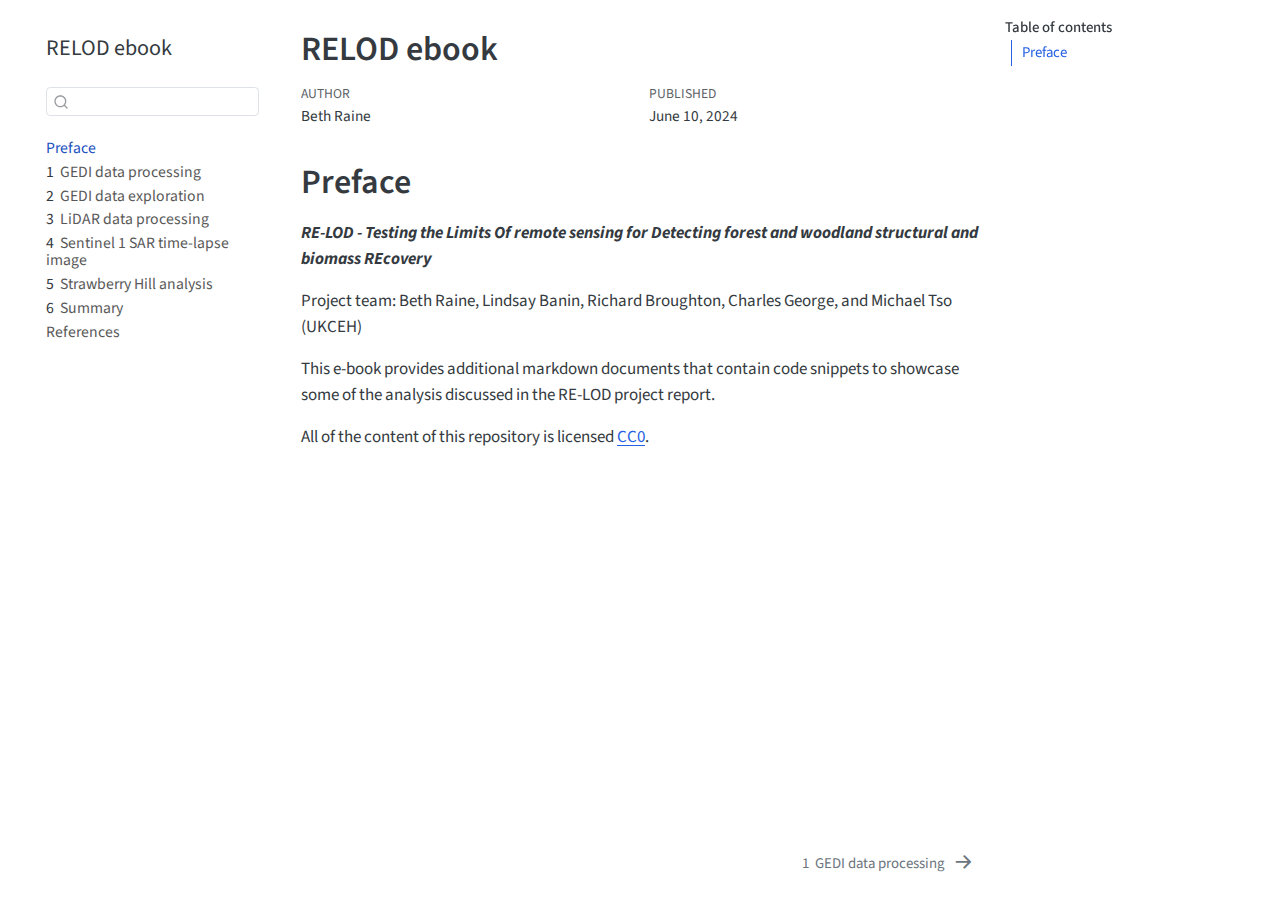
<file: docs/index.html>
<!DOCTYPE html>
<html xmlns="http://www.w3.org/1999/xhtml" lang="en" xml:lang="en"><head>

<meta charset="utf-8">
<meta name="generator" content="quarto-1.4.553">

<meta name="viewport" content="width=device-width, initial-scale=1.0, user-scalable=yes">

<meta name="author" content="Beth Raine">
<meta name="dcterms.date" content="2024-06-10">

<title>RELOD ebook</title>
<style>
code{white-space: pre-wrap;}
span.smallcaps{font-variant: small-caps;}
div.columns{display: flex; gap: min(4vw, 1.5em);}
div.column{flex: auto; overflow-x: auto;}
div.hanging-indent{margin-left: 1.5em; text-indent: -1.5em;}
ul.task-list{list-style: none;}
ul.task-list li input[type="checkbox"] {
  width: 0.8em;
  margin: 0 0.8em 0.2em -1em; /* quarto-specific, see https://github.com/quarto-dev/quarto-cli/issues/4556 */ 
  vertical-align: middle;
}
</style>


<script src="site_libs/quarto-nav/quarto-nav.js"></script>
<script src="site_libs/quarto-nav/headroom.min.js"></script>
<script src="site_libs/clipboard/clipboard.min.js"></script>
<script src="site_libs/quarto-search/autocomplete.umd.js"></script>
<script src="site_libs/quarto-search/fuse.min.js"></script>
<script src="site_libs/quarto-search/quarto-search.js"></script>
<meta name="quarto:offset" content="./">
<link href="./gedi_processing.html" rel="next">
<script src="site_libs/quarto-html/quarto.js"></script>
<script src="site_libs/quarto-html/popper.min.js"></script>
<script src="site_libs/quarto-html/tippy.umd.min.js"></script>
<script src="site_libs/quarto-html/anchor.min.js"></script>
<link href="site_libs/quarto-html/tippy.css" rel="stylesheet">
<link href="site_libs/quarto-html/quarto-syntax-highlighting.css" rel="stylesheet" id="quarto-text-highlighting-styles">
<script src="site_libs/bootstrap/bootstrap.min.js"></script>
<link href="site_libs/bootstrap/bootstrap-icons.css" rel="stylesheet">
<link href="site_libs/bootstrap/bootstrap.min.css" rel="stylesheet" id="quarto-bootstrap" data-mode="light">
<script id="quarto-search-options" type="application/json">{
  "location": "sidebar",
  "copy-button": false,
  "collapse-after": 3,
  "panel-placement": "start",
  "type": "textbox",
  "limit": 50,
  "keyboard-shortcut": [
    "f",
    "/",
    "s"
  ],
  "show-item-context": false,
  "language": {
    "search-no-results-text": "No results",
    "search-matching-documents-text": "matching documents",
    "search-copy-link-title": "Copy link to search",
    "search-hide-matches-text": "Hide additional matches",
    "search-more-match-text": "more match in this document",
    "search-more-matches-text": "more matches in this document",
    "search-clear-button-title": "Clear",
    "search-text-placeholder": "",
    "search-detached-cancel-button-title": "Cancel",
    "search-submit-button-title": "Submit",
    "search-label": "Search"
  }
}</script>


</head>

<body class="nav-sidebar floating">

<div id="quarto-search-results"></div>
  <header id="quarto-header" class="headroom fixed-top">
  <nav class="quarto-secondary-nav">
    <div class="container-fluid d-flex">
      <button type="button" class="quarto-btn-toggle btn" data-bs-toggle="collapse" data-bs-target=".quarto-sidebar-collapse-item" aria-controls="quarto-sidebar" aria-expanded="false" aria-label="Toggle sidebar navigation" onclick="if (window.quartoToggleHeadroom) { window.quartoToggleHeadroom(); }">
        <i class="bi bi-layout-text-sidebar-reverse"></i>
      </button>
        <nav class="quarto-page-breadcrumbs" aria-label="breadcrumb"><ol class="breadcrumb"><li class="breadcrumb-item"><a href="./index.html">Preface</a></li></ol></nav>
        <a class="flex-grow-1" role="button" data-bs-toggle="collapse" data-bs-target=".quarto-sidebar-collapse-item" aria-controls="quarto-sidebar" aria-expanded="false" aria-label="Toggle sidebar navigation" onclick="if (window.quartoToggleHeadroom) { window.quartoToggleHeadroom(); }">      
        </a>
      <button type="button" class="btn quarto-search-button" aria-label="" onclick="window.quartoOpenSearch();">
        <i class="bi bi-search"></i>
      </button>
    </div>
  </nav>
</header>
<!-- content -->
<div id="quarto-content" class="quarto-container page-columns page-rows-contents page-layout-article">
<!-- sidebar -->
  <nav id="quarto-sidebar" class="sidebar collapse collapse-horizontal quarto-sidebar-collapse-item sidebar-navigation floating overflow-auto">
    <div class="pt-lg-2 mt-2 text-left sidebar-header">
    <div class="sidebar-title mb-0 py-0">
      <a href="./">RELOD ebook</a> 
    </div>
      </div>
        <div class="mt-2 flex-shrink-0 align-items-center">
        <div class="sidebar-search">
        <div id="quarto-search" class="" title="Search"></div>
        </div>
        </div>
    <div class="sidebar-menu-container"> 
    <ul class="list-unstyled mt-1">
        <li class="sidebar-item">
  <div class="sidebar-item-container"> 
  <a href="./index.html" class="sidebar-item-text sidebar-link active">
 <span class="menu-text">Preface</span></a>
  </div>
</li>
        <li class="sidebar-item">
  <div class="sidebar-item-container"> 
  <a href="./gedi_processing.html" class="sidebar-item-text sidebar-link">
 <span class="menu-text"><span class="chapter-number">1</span>&nbsp; <span class="chapter-title">GEDI data processing</span></span></a>
  </div>
</li>
        <li class="sidebar-item">
  <div class="sidebar-item-container"> 
  <a href="./gedi_exploration.html" class="sidebar-item-text sidebar-link">
 <span class="menu-text"><span class="chapter-number">2</span>&nbsp; <span class="chapter-title">GEDI data exploration</span></span></a>
  </div>
</li>
        <li class="sidebar-item">
  <div class="sidebar-item-container"> 
  <a href="./lidar_processing.html" class="sidebar-item-text sidebar-link">
 <span class="menu-text"><span class="chapter-number">3</span>&nbsp; <span class="chapter-title">LiDAR data processing</span></span></a>
  </div>
</li>
        <li class="sidebar-item">
  <div class="sidebar-item-container"> 
  <a href="./sentinel1.html" class="sidebar-item-text sidebar-link">
 <span class="menu-text"><span class="chapter-number">4</span>&nbsp; <span class="chapter-title">Sentinel 1 SAR time-lapse image</span></span></a>
  </div>
</li>
        <li class="sidebar-item">
  <div class="sidebar-item-container"> 
  <a href="./sh_RS_comparison.html" class="sidebar-item-text sidebar-link">
 <span class="menu-text"><span class="chapter-number">5</span>&nbsp; <span class="chapter-title">Strawberry Hill analysis</span></span></a>
  </div>
</li>
        <li class="sidebar-item">
  <div class="sidebar-item-container"> 
  <a href="./summary.html" class="sidebar-item-text sidebar-link">
 <span class="menu-text"><span class="chapter-number">6</span>&nbsp; <span class="chapter-title">Summary</span></span></a>
  </div>
</li>
        <li class="sidebar-item">
  <div class="sidebar-item-container"> 
  <a href="./references.html" class="sidebar-item-text sidebar-link">
 <span class="menu-text">References</span></a>
  </div>
</li>
    </ul>
    </div>
</nav>
<div id="quarto-sidebar-glass" class="quarto-sidebar-collapse-item" data-bs-toggle="collapse" data-bs-target=".quarto-sidebar-collapse-item"></div>
<!-- margin-sidebar -->
    <div id="quarto-margin-sidebar" class="sidebar margin-sidebar">
        <nav id="TOC" role="doc-toc" class="toc-active">
    <h2 id="toc-title">Table of contents</h2>
   
  <ul>
  <li><a href="#preface" id="toc-preface" class="nav-link active" data-scroll-target="#preface">Preface</a></li>
  </ul>
</nav>
    </div>
<!-- main -->
<main class="content" id="quarto-document-content">

<header id="title-block-header" class="quarto-title-block default">
<div class="quarto-title">
<h1 class="title">RELOD ebook</h1>
</div>



<div class="quarto-title-meta">

    <div>
    <div class="quarto-title-meta-heading">Author</div>
    <div class="quarto-title-meta-contents">
             <p>Beth Raine </p>
          </div>
  </div>
    
    <div>
    <div class="quarto-title-meta-heading">Published</div>
    <div class="quarto-title-meta-contents">
      <p class="date">June 10, 2024</p>
    </div>
  </div>
  
    
  </div>
  


</header>


<section id="preface" class="level1 unnumbered">
<h1 class="unnumbered">Preface</h1>
<p><strong><em>RE-LOD - Testing the Limits Of remote sensing for Detecting forest and woodland structural and biomass REcovery</em></strong></p>
<p>Project team: Beth Raine, Lindsay Banin, Richard Broughton, Charles George, and Michael Tso (UKCEH)</p>
<p>This e-book provides additional markdown documents that contain code snippets to showcase some of the analysis discussed in the RE-LOD project report.</p>
<p>All of the content of this repository is licensed <a href="https://creativecommons.org/publicdomain/zero/1.0/">CC0</a>.</p>


</section>

</main> <!-- /main -->
<script id="quarto-html-after-body" type="application/javascript">
window.document.addEventListener("DOMContentLoaded", function (event) {
  const toggleBodyColorMode = (bsSheetEl) => {
    const mode = bsSheetEl.getAttribute("data-mode");
    const bodyEl = window.document.querySelector("body");
    if (mode === "dark") {
      bodyEl.classList.add("quarto-dark");
      bodyEl.classList.remove("quarto-light");
    } else {
      bodyEl.classList.add("quarto-light");
      bodyEl.classList.remove("quarto-dark");
    }
  }
  const toggleBodyColorPrimary = () => {
    const bsSheetEl = window.document.querySelector("link#quarto-bootstrap");
    if (bsSheetEl) {
      toggleBodyColorMode(bsSheetEl);
    }
  }
  toggleBodyColorPrimary();  
  const icon = "";
  const anchorJS = new window.AnchorJS();
  anchorJS.options = {
    placement: 'right',
    icon: icon
  };
  anchorJS.add('.anchored');
  const isCodeAnnotation = (el) => {
    for (const clz of el.classList) {
      if (clz.startsWith('code-annotation-')) {                     
        return true;
      }
    }
    return false;
  }
  const clipboard = new window.ClipboardJS('.code-copy-button', {
    text: function(trigger) {
      const codeEl = trigger.previousElementSibling.cloneNode(true);
      for (const childEl of codeEl.children) {
        if (isCodeAnnotation(childEl)) {
          childEl.remove();
        }
      }
      return codeEl.innerText;
    }
  });
  clipboard.on('success', function(e) {
    // button target
    const button = e.trigger;
    // don't keep focus
    button.blur();
    // flash "checked"
    button.classList.add('code-copy-button-checked');
    var currentTitle = button.getAttribute("title");
    button.setAttribute("title", "Copied!");
    let tooltip;
    if (window.bootstrap) {
      button.setAttribute("data-bs-toggle", "tooltip");
      button.setAttribute("data-bs-placement", "left");
      button.setAttribute("data-bs-title", "Copied!");
      tooltip = new bootstrap.Tooltip(button, 
        { trigger: "manual", 
          customClass: "code-copy-button-tooltip",
          offset: [0, -8]});
      tooltip.show();    
    }
    setTimeout(function() {
      if (tooltip) {
        tooltip.hide();
        button.removeAttribute("data-bs-title");
        button.removeAttribute("data-bs-toggle");
        button.removeAttribute("data-bs-placement");
      }
      button.setAttribute("title", currentTitle);
      button.classList.remove('code-copy-button-checked');
    }, 1000);
    // clear code selection
    e.clearSelection();
  });
    var localhostRegex = new RegExp(/^(?:http|https):\/\/localhost\:?[0-9]*\//);
    var mailtoRegex = new RegExp(/^mailto:/);
      var filterRegex = new RegExp('/' + window.location.host + '/');
    var isInternal = (href) => {
        return filterRegex.test(href) || localhostRegex.test(href) || mailtoRegex.test(href);
    }
    // Inspect non-navigation links and adorn them if external
 	var links = window.document.querySelectorAll('a[href]:not(.nav-link):not(.navbar-brand):not(.toc-action):not(.sidebar-link):not(.sidebar-item-toggle):not(.pagination-link):not(.no-external):not([aria-hidden]):not(.dropdown-item):not(.quarto-navigation-tool)');
    for (var i=0; i<links.length; i++) {
      const link = links[i];
      if (!isInternal(link.href)) {
        // undo the damage that might have been done by quarto-nav.js in the case of
        // links that we want to consider external
        if (link.dataset.originalHref !== undefined) {
          link.href = link.dataset.originalHref;
        }
      }
    }
  function tippyHover(el, contentFn, onTriggerFn, onUntriggerFn) {
    const config = {
      allowHTML: true,
      maxWidth: 500,
      delay: 100,
      arrow: false,
      appendTo: function(el) {
          return el.parentElement;
      },
      interactive: true,
      interactiveBorder: 10,
      theme: 'quarto',
      placement: 'bottom-start',
    };
    if (contentFn) {
      config.content = contentFn;
    }
    if (onTriggerFn) {
      config.onTrigger = onTriggerFn;
    }
    if (onUntriggerFn) {
      config.onUntrigger = onUntriggerFn;
    }
    window.tippy(el, config); 
  }
  const noterefs = window.document.querySelectorAll('a[role="doc-noteref"]');
  for (var i=0; i<noterefs.length; i++) {
    const ref = noterefs[i];
    tippyHover(ref, function() {
      // use id or data attribute instead here
      let href = ref.getAttribute('data-footnote-href') || ref.getAttribute('href');
      try { href = new URL(href).hash; } catch {}
      const id = href.replace(/^#\/?/, "");
      const note = window.document.getElementById(id);
      if (note) {
        return note.innerHTML;
      } else {
        return "";
      }
    });
  }
  const xrefs = window.document.querySelectorAll('a.quarto-xref');
  const processXRef = (id, note) => {
    // Strip column container classes
    const stripColumnClz = (el) => {
      el.classList.remove("page-full", "page-columns");
      if (el.children) {
        for (const child of el.children) {
          stripColumnClz(child);
        }
      }
    }
    stripColumnClz(note)
    if (id === null || id.startsWith('sec-')) {
      // Special case sections, only their first couple elements
      const container = document.createElement("div");
      if (note.children && note.children.length > 2) {
        container.appendChild(note.children[0].cloneNode(true));
        for (let i = 1; i < note.children.length; i++) {
          const child = note.children[i];
          if (child.tagName === "P" && child.innerText === "") {
            continue;
          } else {
            container.appendChild(child.cloneNode(true));
            break;
          }
        }
        if (window.Quarto?.typesetMath) {
          window.Quarto.typesetMath(container);
        }
        return container.innerHTML
      } else {
        if (window.Quarto?.typesetMath) {
          window.Quarto.typesetMath(note);
        }
        return note.innerHTML;
      }
    } else {
      // Remove any anchor links if they are present
      const anchorLink = note.querySelector('a.anchorjs-link');
      if (anchorLink) {
        anchorLink.remove();
      }
      if (window.Quarto?.typesetMath) {
        window.Quarto.typesetMath(note);
      }
      // TODO in 1.5, we should make sure this works without a callout special case
      if (note.classList.contains("callout")) {
        return note.outerHTML;
      } else {
        return note.innerHTML;
      }
    }
  }
  for (var i=0; i<xrefs.length; i++) {
    const xref = xrefs[i];
    tippyHover(xref, undefined, function(instance) {
      instance.disable();
      let url = xref.getAttribute('href');
      let hash = undefined; 
      if (url.startsWith('#')) {
        hash = url;
      } else {
        try { hash = new URL(url).hash; } catch {}
      }
      if (hash) {
        const id = hash.replace(/^#\/?/, "");
        const note = window.document.getElementById(id);
        if (note !== null) {
          try {
            const html = processXRef(id, note.cloneNode(true));
            instance.setContent(html);
          } finally {
            instance.enable();
            instance.show();
          }
        } else {
          // See if we can fetch this
          fetch(url.split('#')[0])
          .then(res => res.text())
          .then(html => {
            const parser = new DOMParser();
            const htmlDoc = parser.parseFromString(html, "text/html");
            const note = htmlDoc.getElementById(id);
            if (note !== null) {
              const html = processXRef(id, note);
              instance.setContent(html);
            } 
          }).finally(() => {
            instance.enable();
            instance.show();
          });
        }
      } else {
        // See if we can fetch a full url (with no hash to target)
        // This is a special case and we should probably do some content thinning / targeting
        fetch(url)
        .then(res => res.text())
        .then(html => {
          const parser = new DOMParser();
          const htmlDoc = parser.parseFromString(html, "text/html");
          const note = htmlDoc.querySelector('main.content');
          if (note !== null) {
            // This should only happen for chapter cross references
            // (since there is no id in the URL)
            // remove the first header
            if (note.children.length > 0 && note.children[0].tagName === "HEADER") {
              note.children[0].remove();
            }
            const html = processXRef(null, note);
            instance.setContent(html);
          } 
        }).finally(() => {
          instance.enable();
          instance.show();
        });
      }
    }, function(instance) {
    });
  }
      let selectedAnnoteEl;
      const selectorForAnnotation = ( cell, annotation) => {
        let cellAttr = 'data-code-cell="' + cell + '"';
        let lineAttr = 'data-code-annotation="' +  annotation + '"';
        const selector = 'span[' + cellAttr + '][' + lineAttr + ']';
        return selector;
      }
      const selectCodeLines = (annoteEl) => {
        const doc = window.document;
        const targetCell = annoteEl.getAttribute("data-target-cell");
        const targetAnnotation = annoteEl.getAttribute("data-target-annotation");
        const annoteSpan = window.document.querySelector(selectorForAnnotation(targetCell, targetAnnotation));
        const lines = annoteSpan.getAttribute("data-code-lines").split(",");
        const lineIds = lines.map((line) => {
          return targetCell + "-" + line;
        })
        let top = null;
        let height = null;
        let parent = null;
        if (lineIds.length > 0) {
            //compute the position of the single el (top and bottom and make a div)
            const el = window.document.getElementById(lineIds[0]);
            top = el.offsetTop;
            height = el.offsetHeight;
            parent = el.parentElement.parentElement;
          if (lineIds.length > 1) {
            const lastEl = window.document.getElementById(lineIds[lineIds.length - 1]);
            const bottom = lastEl.offsetTop + lastEl.offsetHeight;
            height = bottom - top;
          }
          if (top !== null && height !== null && parent !== null) {
            // cook up a div (if necessary) and position it 
            let div = window.document.getElementById("code-annotation-line-highlight");
            if (div === null) {
              div = window.document.createElement("div");
              div.setAttribute("id", "code-annotation-line-highlight");
              div.style.position = 'absolute';
              parent.appendChild(div);
            }
            div.style.top = top - 2 + "px";
            div.style.height = height + 4 + "px";
            div.style.left = 0;
            let gutterDiv = window.document.getElementById("code-annotation-line-highlight-gutter");
            if (gutterDiv === null) {
              gutterDiv = window.document.createElement("div");
              gutterDiv.setAttribute("id", "code-annotation-line-highlight-gutter");
              gutterDiv.style.position = 'absolute';
              const codeCell = window.document.getElementById(targetCell);
              const gutter = codeCell.querySelector('.code-annotation-gutter');
              gutter.appendChild(gutterDiv);
            }
            gutterDiv.style.top = top - 2 + "px";
            gutterDiv.style.height = height + 4 + "px";
          }
          selectedAnnoteEl = annoteEl;
        }
      };
      const unselectCodeLines = () => {
        const elementsIds = ["code-annotation-line-highlight", "code-annotation-line-highlight-gutter"];
        elementsIds.forEach((elId) => {
          const div = window.document.getElementById(elId);
          if (div) {
            div.remove();
          }
        });
        selectedAnnoteEl = undefined;
      };
        // Handle positioning of the toggle
    window.addEventListener(
      "resize",
      throttle(() => {
        elRect = undefined;
        if (selectedAnnoteEl) {
          selectCodeLines(selectedAnnoteEl);
        }
      }, 10)
    );
    function throttle(fn, ms) {
    let throttle = false;
    let timer;
      return (...args) => {
        if(!throttle) { // first call gets through
            fn.apply(this, args);
            throttle = true;
        } else { // all the others get throttled
            if(timer) clearTimeout(timer); // cancel #2
            timer = setTimeout(() => {
              fn.apply(this, args);
              timer = throttle = false;
            }, ms);
        }
      };
    }
      // Attach click handler to the DT
      const annoteDls = window.document.querySelectorAll('dt[data-target-cell]');
      for (const annoteDlNode of annoteDls) {
        annoteDlNode.addEventListener('click', (event) => {
          const clickedEl = event.target;
          if (clickedEl !== selectedAnnoteEl) {
            unselectCodeLines();
            const activeEl = window.document.querySelector('dt[data-target-cell].code-annotation-active');
            if (activeEl) {
              activeEl.classList.remove('code-annotation-active');
            }
            selectCodeLines(clickedEl);
            clickedEl.classList.add('code-annotation-active');
          } else {
            // Unselect the line
            unselectCodeLines();
            clickedEl.classList.remove('code-annotation-active');
          }
        });
      }
  const findCites = (el) => {
    const parentEl = el.parentElement;
    if (parentEl) {
      const cites = parentEl.dataset.cites;
      if (cites) {
        return {
          el,
          cites: cites.split(' ')
        };
      } else {
        return findCites(el.parentElement)
      }
    } else {
      return undefined;
    }
  };
  var bibliorefs = window.document.querySelectorAll('a[role="doc-biblioref"]');
  for (var i=0; i<bibliorefs.length; i++) {
    const ref = bibliorefs[i];
    const citeInfo = findCites(ref);
    if (citeInfo) {
      tippyHover(citeInfo.el, function() {
        var popup = window.document.createElement('div');
        citeInfo.cites.forEach(function(cite) {
          var citeDiv = window.document.createElement('div');
          citeDiv.classList.add('hanging-indent');
          citeDiv.classList.add('csl-entry');
          var biblioDiv = window.document.getElementById('ref-' + cite);
          if (biblioDiv) {
            citeDiv.innerHTML = biblioDiv.innerHTML;
          }
          popup.appendChild(citeDiv);
        });
        return popup.innerHTML;
      });
    }
  }
});
</script>
<nav class="page-navigation">
  <div class="nav-page nav-page-previous">
  </div>
  <div class="nav-page nav-page-next">
      <a href="./gedi_processing.html" class="pagination-link" aria-label="GEDI data processing">
        <span class="nav-page-text"><span class="chapter-number">1</span>&nbsp; <span class="chapter-title">GEDI data processing</span></span> <i class="bi bi-arrow-right-short"></i>
      </a>
  </div>
</nav>
</div> <!-- /content -->




</body></html>
</file>
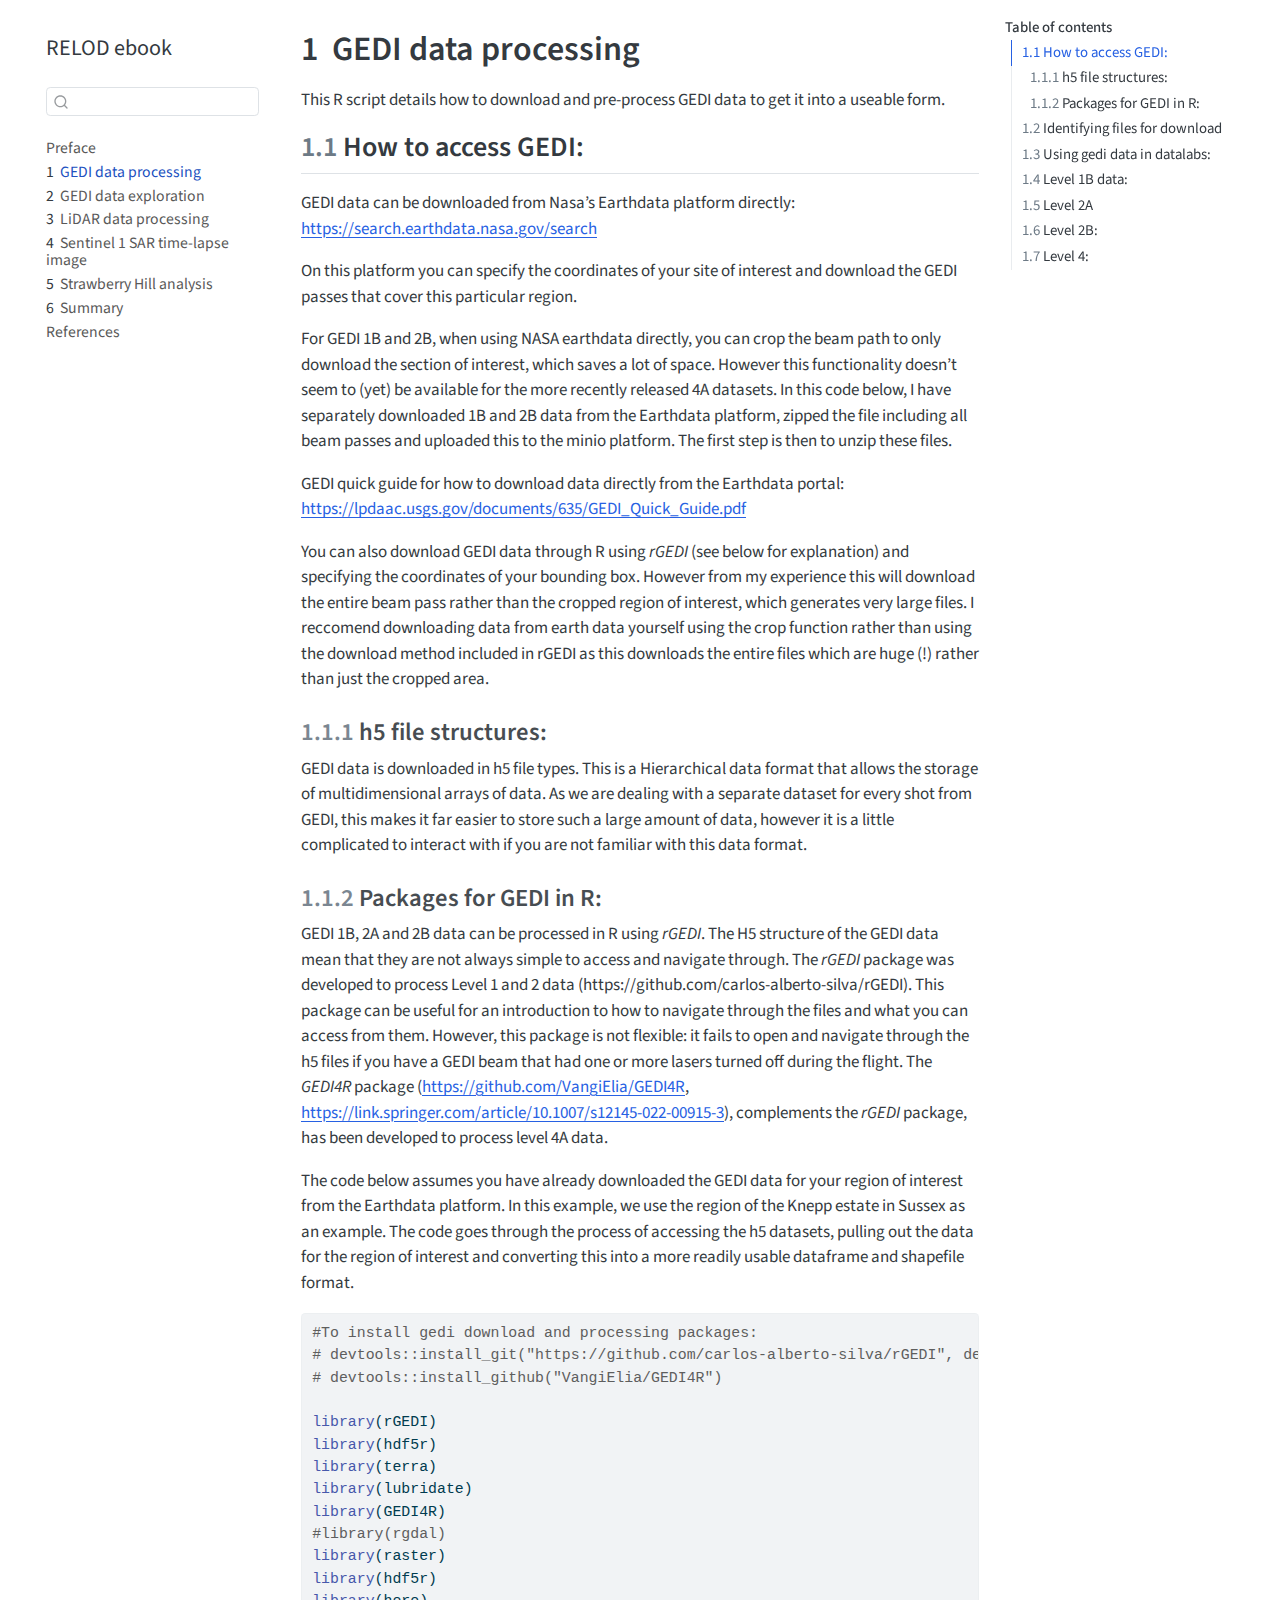
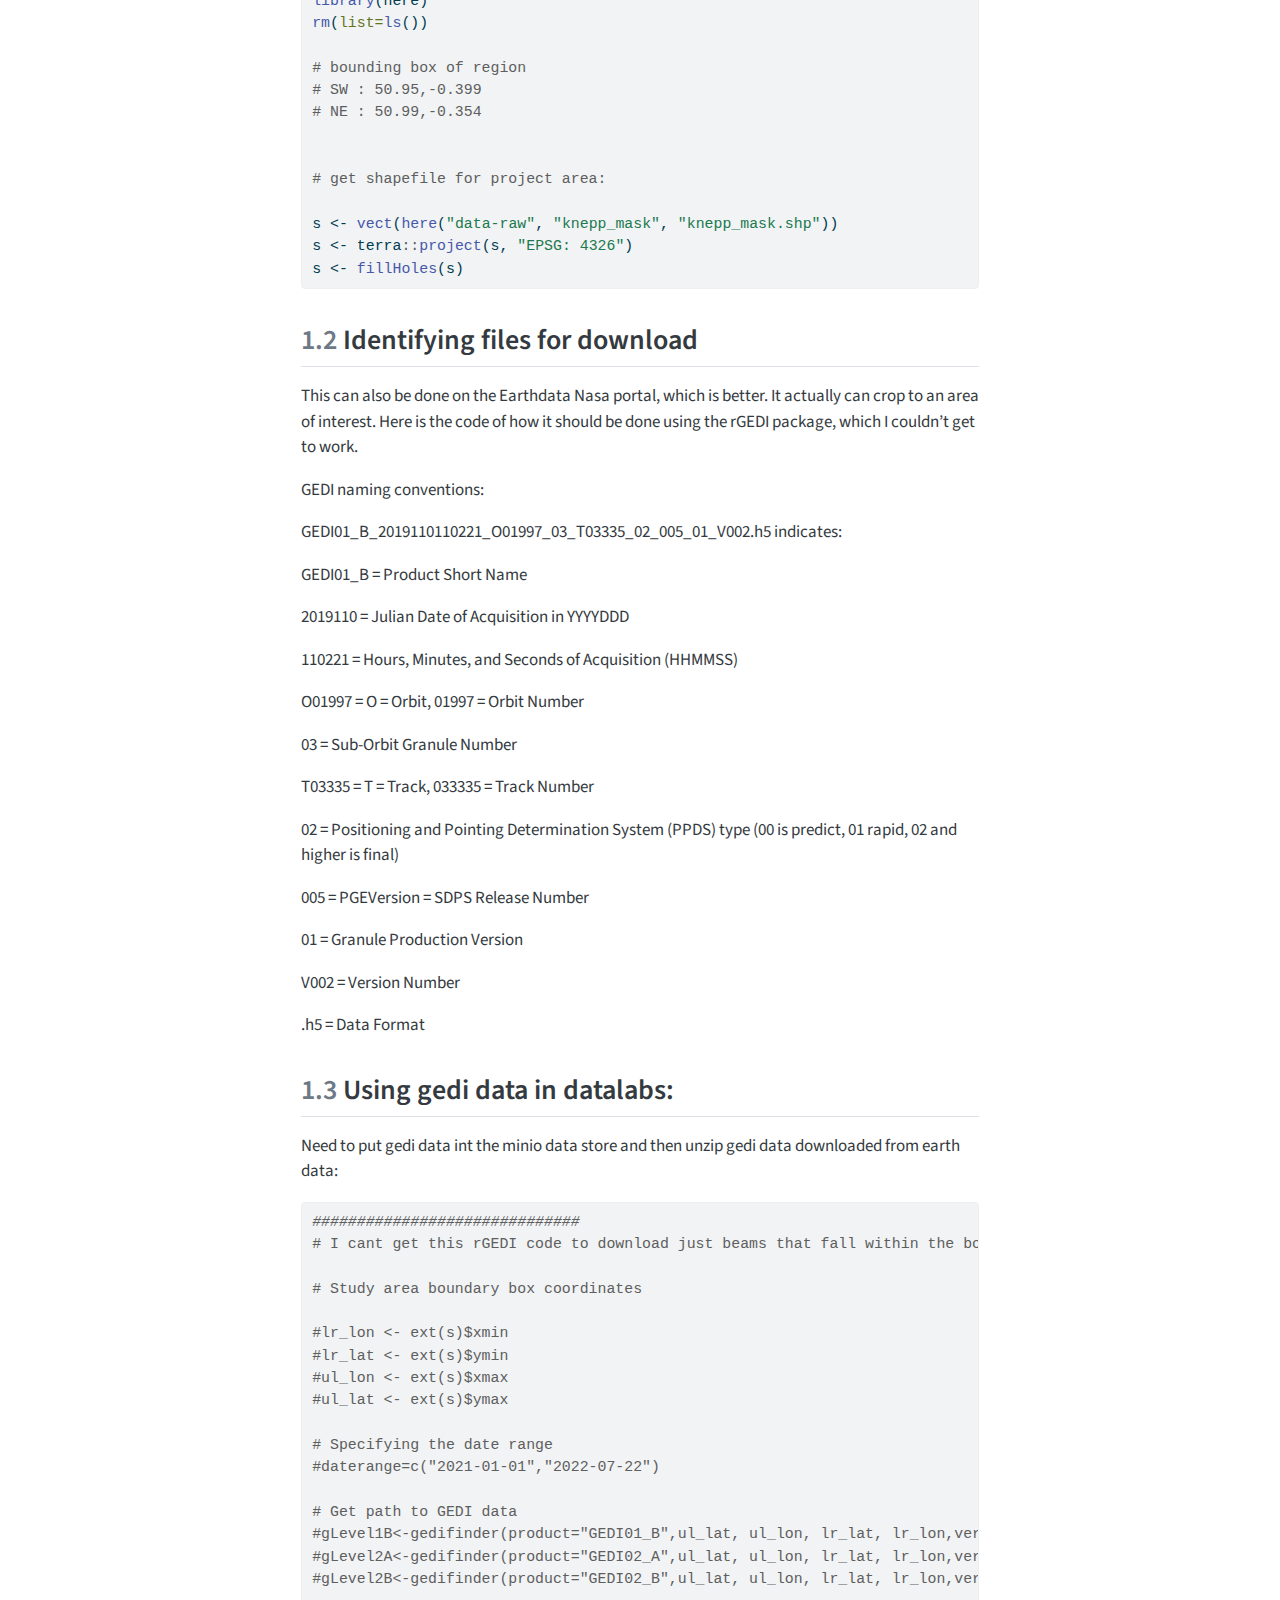
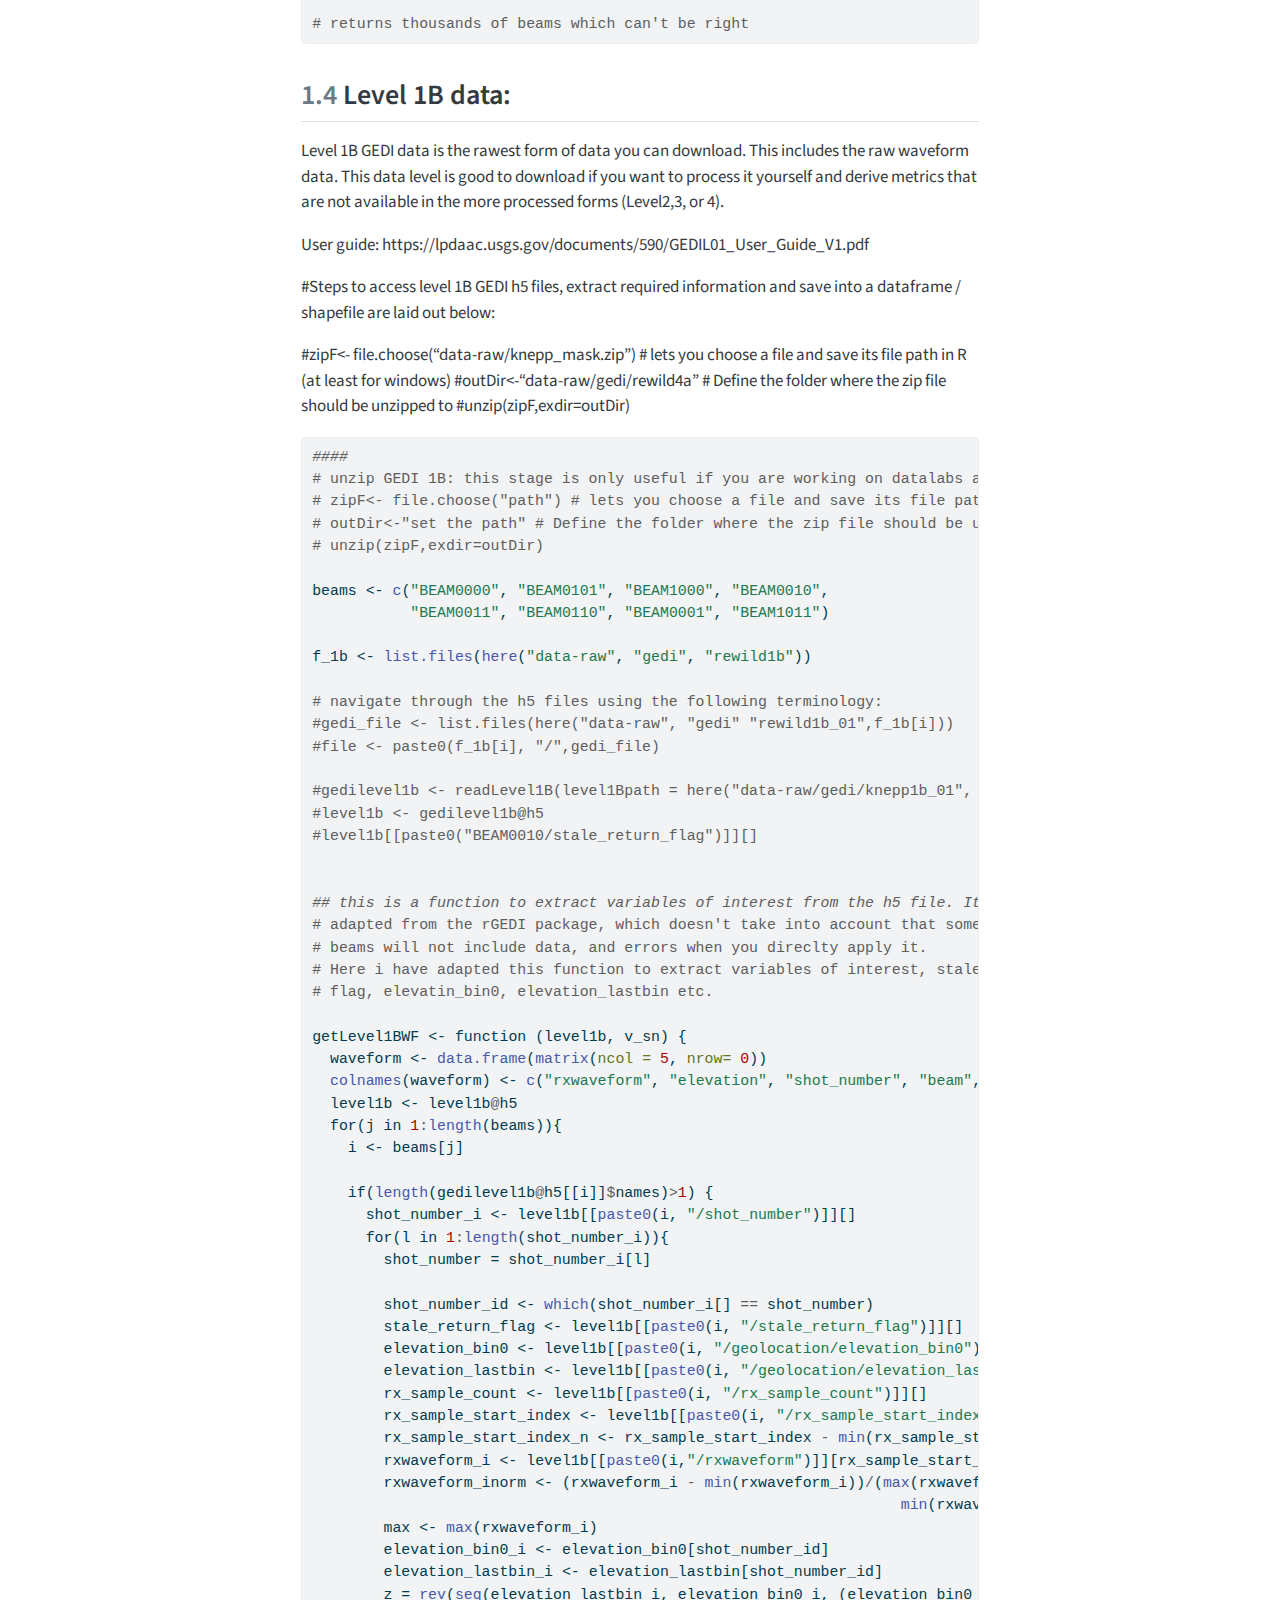
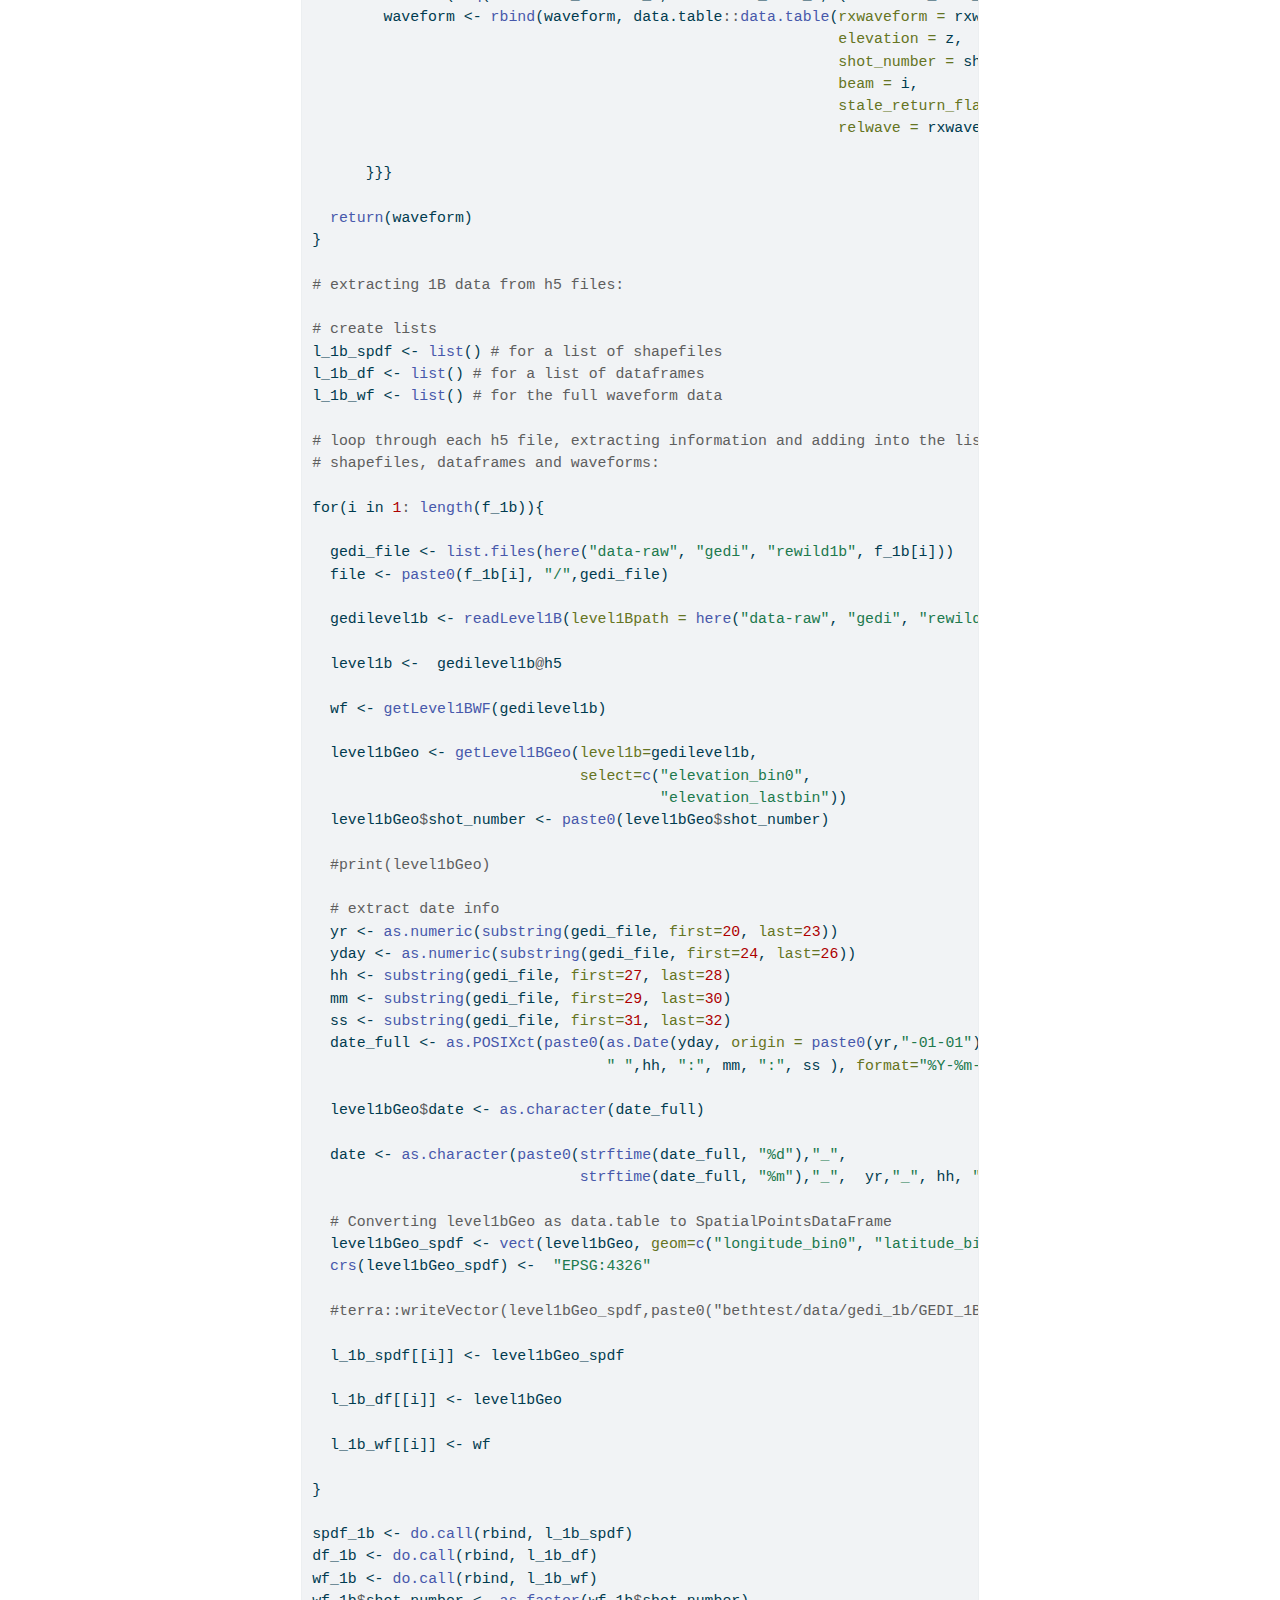
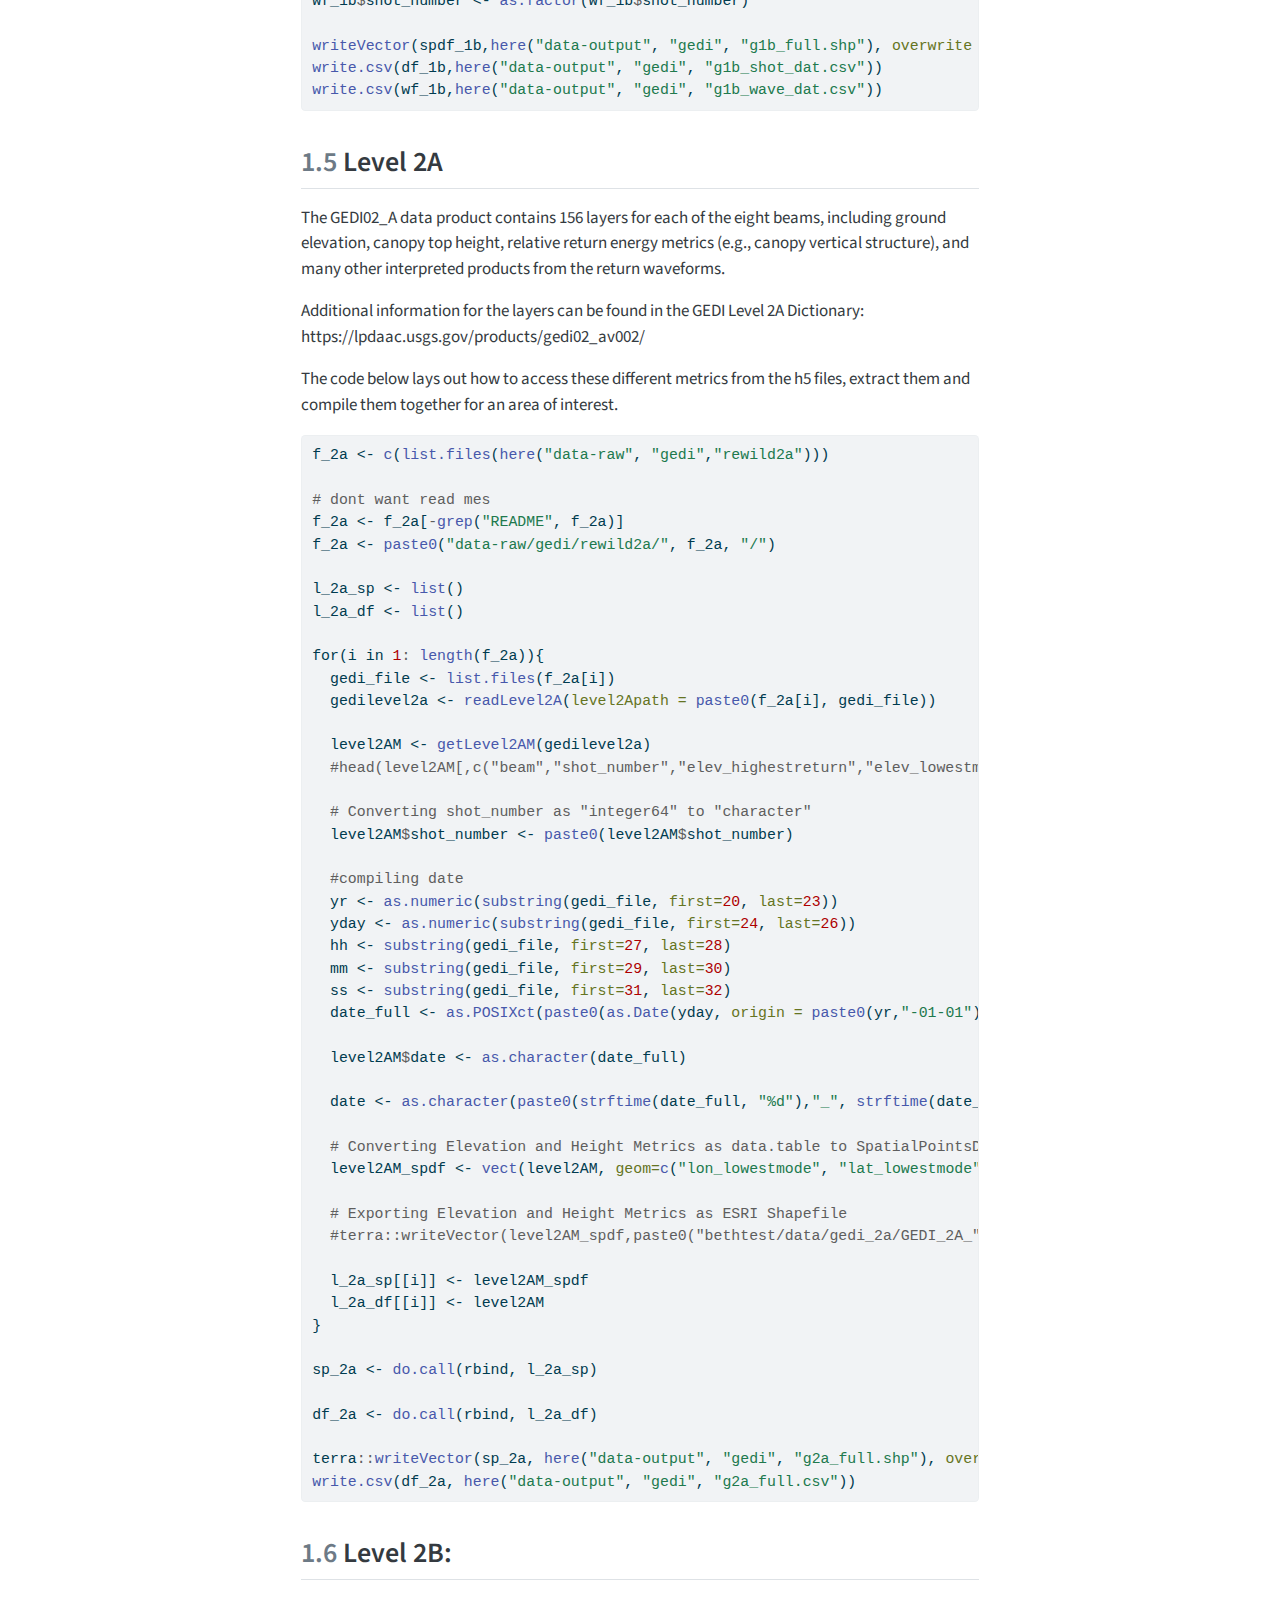
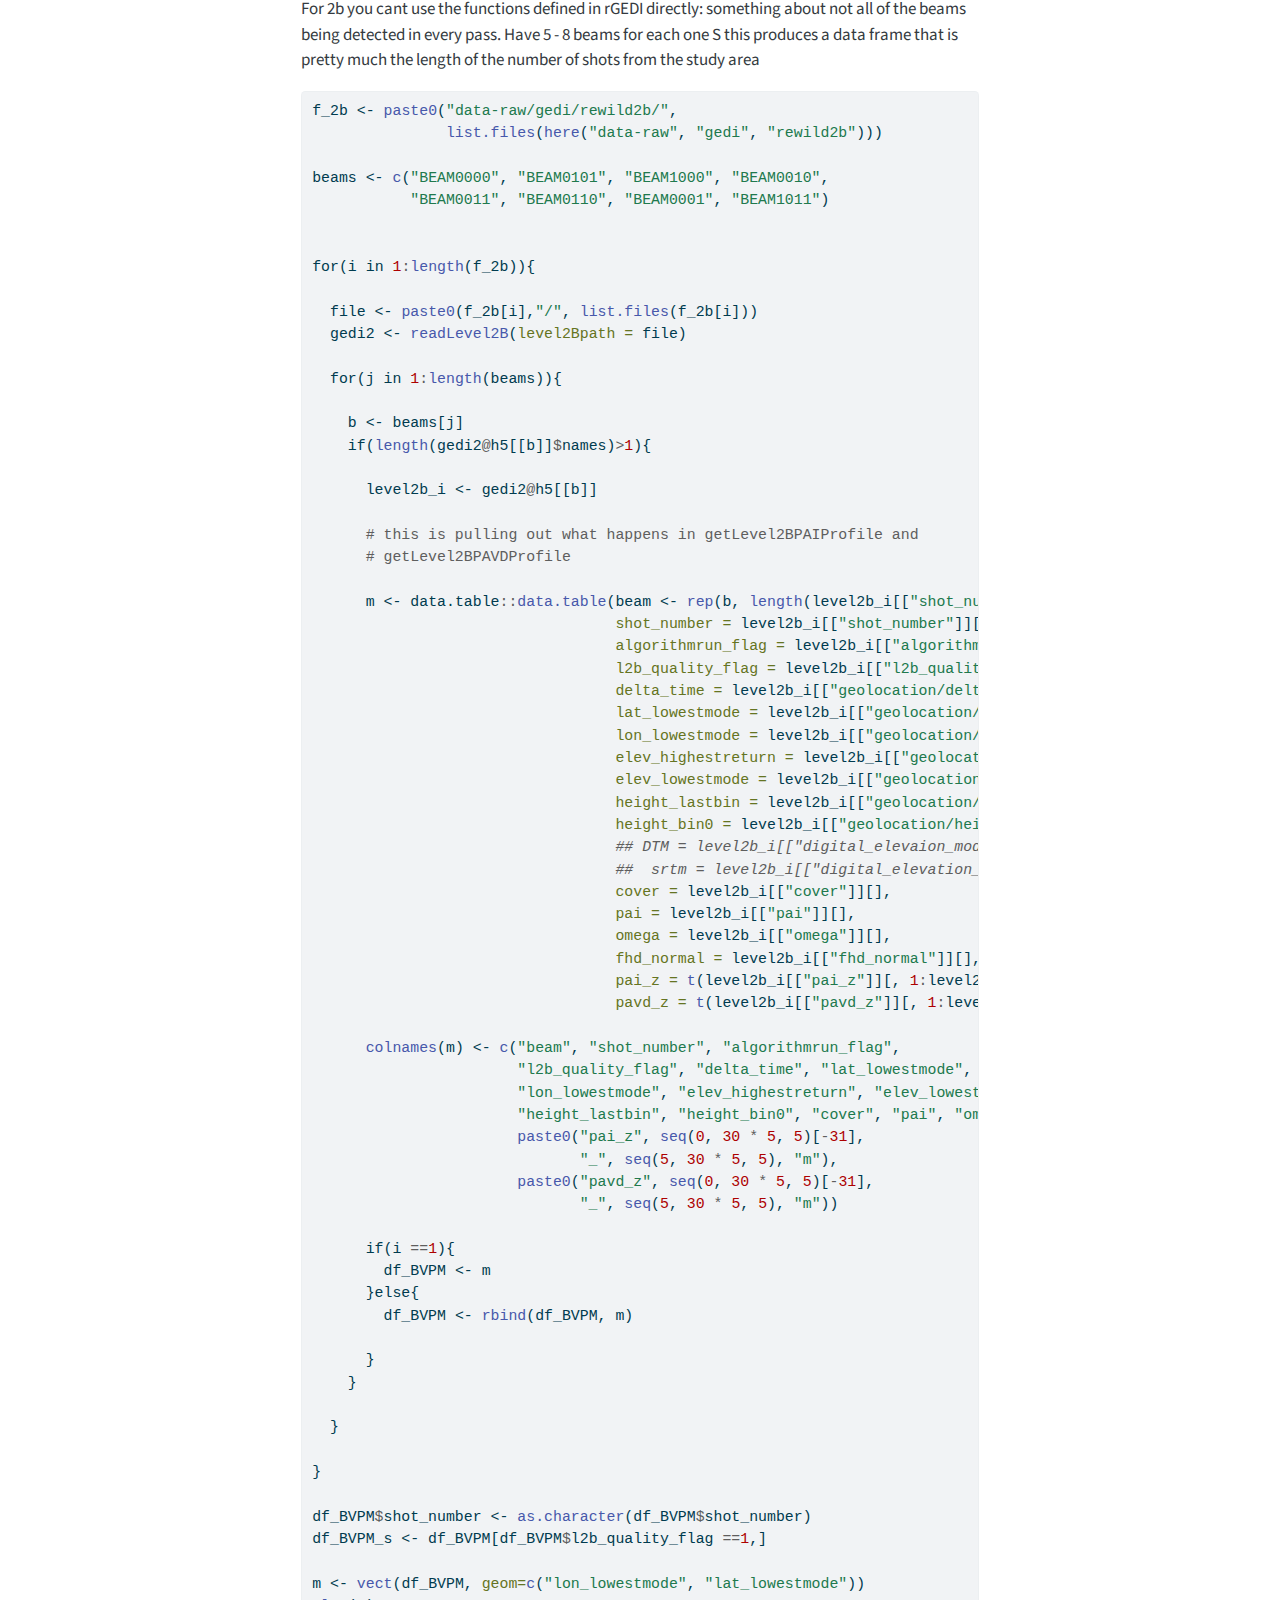
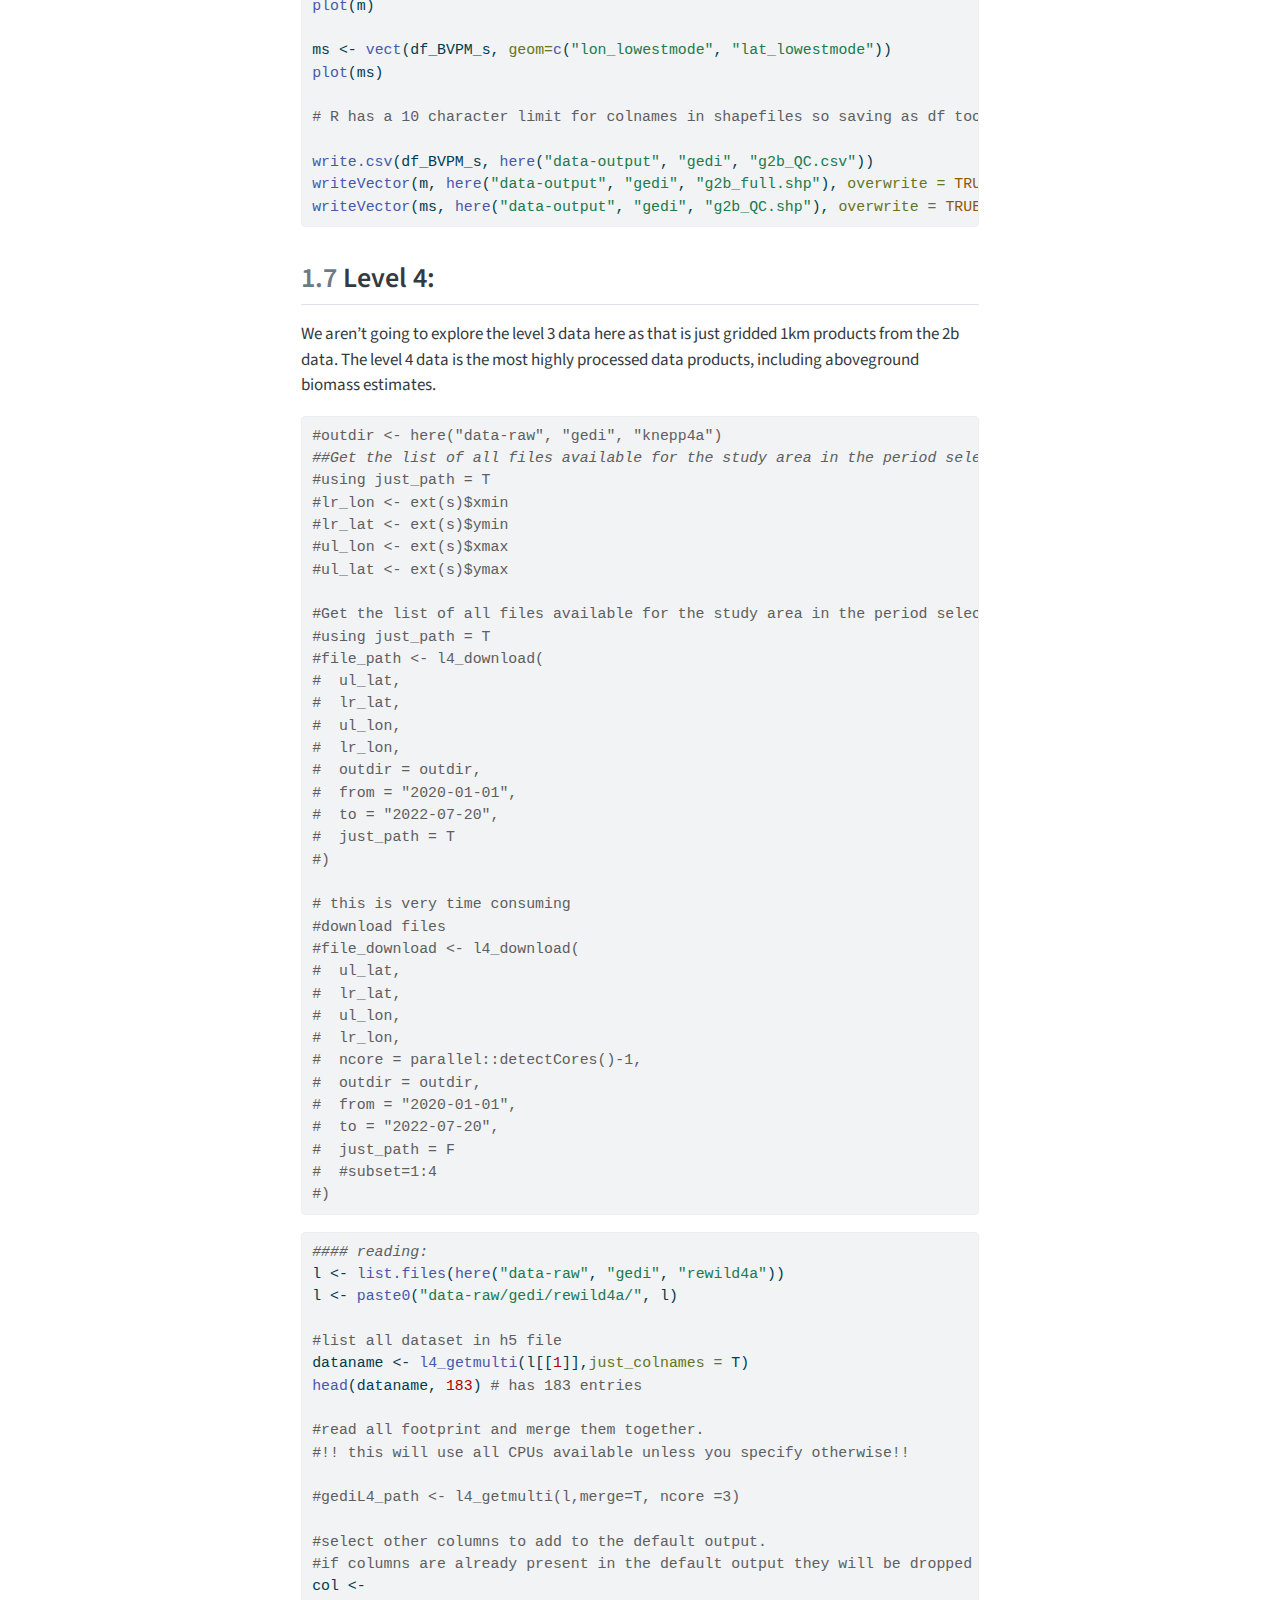
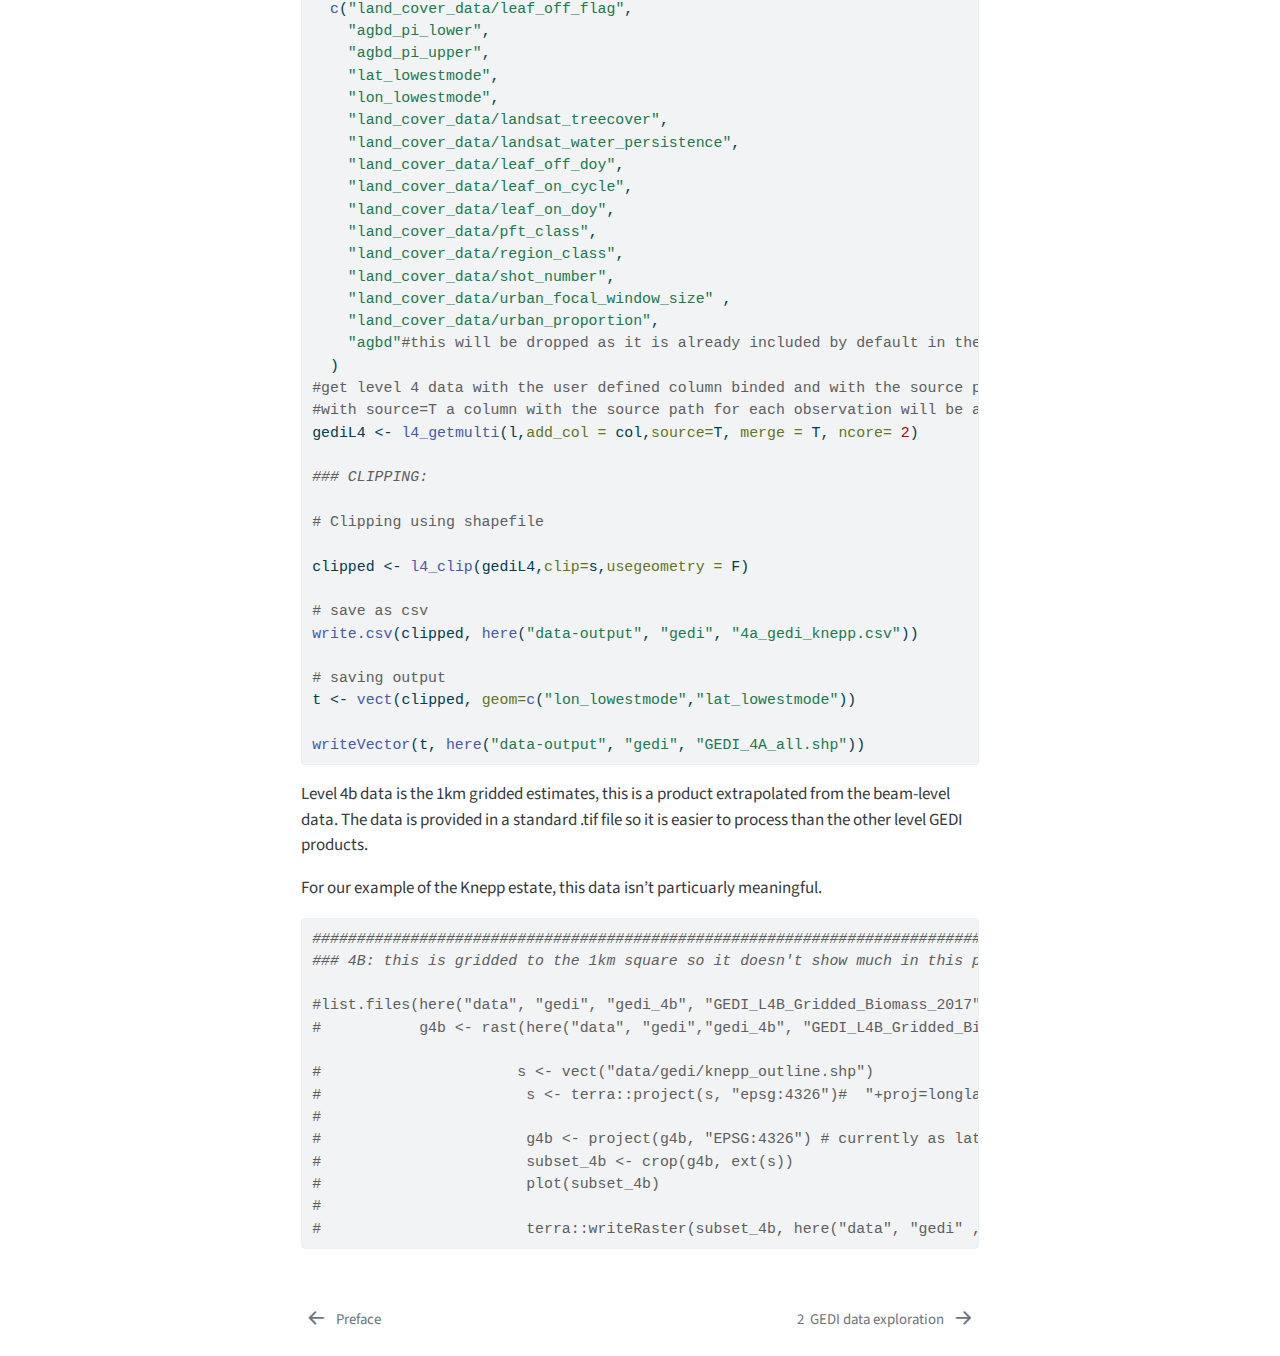
<file: docs/gedi_processing.html>
<!DOCTYPE html>
<html xmlns="http://www.w3.org/1999/xhtml" lang="en" xml:lang="en"><head>

<meta charset="utf-8">
<meta name="generator" content="quarto-1.4.553">

<meta name="viewport" content="width=device-width, initial-scale=1.0, user-scalable=yes">


<title>RELOD ebook - 1&nbsp; GEDI data processing</title>
<style>
code{white-space: pre-wrap;}
span.smallcaps{font-variant: small-caps;}
div.columns{display: flex; gap: min(4vw, 1.5em);}
div.column{flex: auto; overflow-x: auto;}
div.hanging-indent{margin-left: 1.5em; text-indent: -1.5em;}
ul.task-list{list-style: none;}
ul.task-list li input[type="checkbox"] {
  width: 0.8em;
  margin: 0 0.8em 0.2em -1em; /* quarto-specific, see https://github.com/quarto-dev/quarto-cli/issues/4556 */ 
  vertical-align: middle;
}
/* CSS for syntax highlighting */
pre > code.sourceCode { white-space: pre; position: relative; }
pre > code.sourceCode > span { line-height: 1.25; }
pre > code.sourceCode > span:empty { height: 1.2em; }
.sourceCode { overflow: visible; }
code.sourceCode > span { color: inherit; text-decoration: inherit; }
div.sourceCode { margin: 1em 0; }
pre.sourceCode { margin: 0; }
@media screen {
div.sourceCode { overflow: auto; }
}
@media print {
pre > code.sourceCode { white-space: pre-wrap; }
pre > code.sourceCode > span { text-indent: -5em; padding-left: 5em; }
}
pre.numberSource code
  { counter-reset: source-line 0; }
pre.numberSource code > span
  { position: relative; left: -4em; counter-increment: source-line; }
pre.numberSource code > span > a:first-child::before
  { content: counter(source-line);
    position: relative; left: -1em; text-align: right; vertical-align: baseline;
    border: none; display: inline-block;
    -webkit-touch-callout: none; -webkit-user-select: none;
    -khtml-user-select: none; -moz-user-select: none;
    -ms-user-select: none; user-select: none;
    padding: 0 4px; width: 4em;
  }
pre.numberSource { margin-left: 3em;  padding-left: 4px; }
div.sourceCode
  {   }
@media screen {
pre > code.sourceCode > span > a:first-child::before { text-decoration: underline; }
}
</style>


<script src="site_libs/quarto-nav/quarto-nav.js"></script>
<script src="site_libs/quarto-nav/headroom.min.js"></script>
<script src="site_libs/clipboard/clipboard.min.js"></script>
<script src="site_libs/quarto-search/autocomplete.umd.js"></script>
<script src="site_libs/quarto-search/fuse.min.js"></script>
<script src="site_libs/quarto-search/quarto-search.js"></script>
<meta name="quarto:offset" content="./">
<link href="./gedi_exploration.html" rel="next">
<link href="./index.html" rel="prev">
<script src="site_libs/quarto-html/quarto.js"></script>
<script src="site_libs/quarto-html/popper.min.js"></script>
<script src="site_libs/quarto-html/tippy.umd.min.js"></script>
<script src="site_libs/quarto-html/anchor.min.js"></script>
<link href="site_libs/quarto-html/tippy.css" rel="stylesheet">
<link href="site_libs/quarto-html/quarto-syntax-highlighting.css" rel="stylesheet" id="quarto-text-highlighting-styles">
<script src="site_libs/bootstrap/bootstrap.min.js"></script>
<link href="site_libs/bootstrap/bootstrap-icons.css" rel="stylesheet">
<link href="site_libs/bootstrap/bootstrap.min.css" rel="stylesheet" id="quarto-bootstrap" data-mode="light">
<script id="quarto-search-options" type="application/json">{
  "location": "sidebar",
  "copy-button": false,
  "collapse-after": 3,
  "panel-placement": "start",
  "type": "textbox",
  "limit": 50,
  "keyboard-shortcut": [
    "f",
    "/",
    "s"
  ],
  "show-item-context": false,
  "language": {
    "search-no-results-text": "No results",
    "search-matching-documents-text": "matching documents",
    "search-copy-link-title": "Copy link to search",
    "search-hide-matches-text": "Hide additional matches",
    "search-more-match-text": "more match in this document",
    "search-more-matches-text": "more matches in this document",
    "search-clear-button-title": "Clear",
    "search-text-placeholder": "",
    "search-detached-cancel-button-title": "Cancel",
    "search-submit-button-title": "Submit",
    "search-label": "Search"
  }
}</script>


</head>

<body class="nav-sidebar floating">

<div id="quarto-search-results"></div>
  <header id="quarto-header" class="headroom fixed-top">
  <nav class="quarto-secondary-nav">
    <div class="container-fluid d-flex">
      <button type="button" class="quarto-btn-toggle btn" data-bs-toggle="collapse" data-bs-target=".quarto-sidebar-collapse-item" aria-controls="quarto-sidebar" aria-expanded="false" aria-label="Toggle sidebar navigation" onclick="if (window.quartoToggleHeadroom) { window.quartoToggleHeadroom(); }">
        <i class="bi bi-layout-text-sidebar-reverse"></i>
      </button>
        <nav class="quarto-page-breadcrumbs" aria-label="breadcrumb"><ol class="breadcrumb"><li class="breadcrumb-item"><a href="./gedi_processing.html"><span class="chapter-number">1</span>&nbsp; <span class="chapter-title">GEDI data processing</span></a></li></ol></nav>
        <a class="flex-grow-1" role="button" data-bs-toggle="collapse" data-bs-target=".quarto-sidebar-collapse-item" aria-controls="quarto-sidebar" aria-expanded="false" aria-label="Toggle sidebar navigation" onclick="if (window.quartoToggleHeadroom) { window.quartoToggleHeadroom(); }">      
        </a>
      <button type="button" class="btn quarto-search-button" aria-label="" onclick="window.quartoOpenSearch();">
        <i class="bi bi-search"></i>
      </button>
    </div>
  </nav>
</header>
<!-- content -->
<div id="quarto-content" class="quarto-container page-columns page-rows-contents page-layout-article">
<!-- sidebar -->
  <nav id="quarto-sidebar" class="sidebar collapse collapse-horizontal quarto-sidebar-collapse-item sidebar-navigation floating overflow-auto">
    <div class="pt-lg-2 mt-2 text-left sidebar-header">
    <div class="sidebar-title mb-0 py-0">
      <a href="./">RELOD ebook</a> 
    </div>
      </div>
        <div class="mt-2 flex-shrink-0 align-items-center">
        <div class="sidebar-search">
        <div id="quarto-search" class="" title="Search"></div>
        </div>
        </div>
    <div class="sidebar-menu-container"> 
    <ul class="list-unstyled mt-1">
        <li class="sidebar-item">
  <div class="sidebar-item-container"> 
  <a href="./index.html" class="sidebar-item-text sidebar-link">
 <span class="menu-text">Preface</span></a>
  </div>
</li>
        <li class="sidebar-item">
  <div class="sidebar-item-container"> 
  <a href="./gedi_processing.html" class="sidebar-item-text sidebar-link active">
 <span class="menu-text"><span class="chapter-number">1</span>&nbsp; <span class="chapter-title">GEDI data processing</span></span></a>
  </div>
</li>
        <li class="sidebar-item">
  <div class="sidebar-item-container"> 
  <a href="./gedi_exploration.html" class="sidebar-item-text sidebar-link">
 <span class="menu-text"><span class="chapter-number">2</span>&nbsp; <span class="chapter-title">GEDI data exploration</span></span></a>
  </div>
</li>
        <li class="sidebar-item">
  <div class="sidebar-item-container"> 
  <a href="./lidar_processing.html" class="sidebar-item-text sidebar-link">
 <span class="menu-text"><span class="chapter-number">3</span>&nbsp; <span class="chapter-title">LiDAR data processing</span></span></a>
  </div>
</li>
        <li class="sidebar-item">
  <div class="sidebar-item-container"> 
  <a href="./sentinel1.html" class="sidebar-item-text sidebar-link">
 <span class="menu-text"><span class="chapter-number">4</span>&nbsp; <span class="chapter-title">Sentinel 1 SAR time-lapse image</span></span></a>
  </div>
</li>
        <li class="sidebar-item">
  <div class="sidebar-item-container"> 
  <a href="./sh_RS_comparison.html" class="sidebar-item-text sidebar-link">
 <span class="menu-text"><span class="chapter-number">5</span>&nbsp; <span class="chapter-title">Strawberry Hill analysis</span></span></a>
  </div>
</li>
        <li class="sidebar-item">
  <div class="sidebar-item-container"> 
  <a href="./summary.html" class="sidebar-item-text sidebar-link">
 <span class="menu-text"><span class="chapter-number">6</span>&nbsp; <span class="chapter-title">Summary</span></span></a>
  </div>
</li>
        <li class="sidebar-item">
  <div class="sidebar-item-container"> 
  <a href="./references.html" class="sidebar-item-text sidebar-link">
 <span class="menu-text">References</span></a>
  </div>
</li>
    </ul>
    </div>
</nav>
<div id="quarto-sidebar-glass" class="quarto-sidebar-collapse-item" data-bs-toggle="collapse" data-bs-target=".quarto-sidebar-collapse-item"></div>
<!-- margin-sidebar -->
    <div id="quarto-margin-sidebar" class="sidebar margin-sidebar">
        <nav id="TOC" role="doc-toc" class="toc-active">
    <h2 id="toc-title">Table of contents</h2>
   
  <ul>
  <li><a href="#how-to-access-gedi" id="toc-how-to-access-gedi" class="nav-link active" data-scroll-target="#how-to-access-gedi"><span class="header-section-number">1.1</span> How to access GEDI:</a>
  <ul class="collapse">
  <li><a href="#h5-file-structures" id="toc-h5-file-structures" class="nav-link" data-scroll-target="#h5-file-structures"><span class="header-section-number">1.1.1</span> h5 file structures:</a></li>
  <li><a href="#packages-for-gedi-in-r" id="toc-packages-for-gedi-in-r" class="nav-link" data-scroll-target="#packages-for-gedi-in-r"><span class="header-section-number">1.1.2</span> Packages for GEDI in R:</a></li>
  </ul></li>
  <li><a href="#identifying-files-for-download" id="toc-identifying-files-for-download" class="nav-link" data-scroll-target="#identifying-files-for-download"><span class="header-section-number">1.2</span> Identifying files for download</a></li>
  <li><a href="#using-gedi-data-in-datalabs" id="toc-using-gedi-data-in-datalabs" class="nav-link" data-scroll-target="#using-gedi-data-in-datalabs"><span class="header-section-number">1.3</span> Using gedi data in datalabs:</a></li>
  <li><a href="#level-1b-data" id="toc-level-1b-data" class="nav-link" data-scroll-target="#level-1b-data"><span class="header-section-number">1.4</span> Level 1B data:</a></li>
  <li><a href="#level-2a" id="toc-level-2a" class="nav-link" data-scroll-target="#level-2a"><span class="header-section-number">1.5</span> Level 2A</a></li>
  <li><a href="#level-2b" id="toc-level-2b" class="nav-link" data-scroll-target="#level-2b"><span class="header-section-number">1.6</span> Level 2B:</a></li>
  <li><a href="#level-4" id="toc-level-4" class="nav-link" data-scroll-target="#level-4"><span class="header-section-number">1.7</span> Level 4:</a></li>
  </ul>
</nav>
    </div>
<!-- main -->
<main class="content" id="quarto-document-content">

<header id="title-block-header" class="quarto-title-block default">
<div class="quarto-title">
<h1 class="title"><span class="chapter-number">1</span>&nbsp; <span class="chapter-title">GEDI data processing</span></h1>
</div>



<div class="quarto-title-meta">

    
  
    
  </div>
  


</header>


<p>This R script details how to download and pre-process GEDI data to get it into a useable form.</p>
<section id="how-to-access-gedi" class="level2" data-number="1.1">
<h2 data-number="1.1" class="anchored" data-anchor-id="how-to-access-gedi"><span class="header-section-number">1.1</span> How to access GEDI:</h2>
<p>GEDI data can be downloaded from Nasa’s Earthdata platform directly: <a href="https://search.earthdata.nasa.gov/search" class="uri">https://search.earthdata.nasa.gov/search</a></p>
<p>On this platform you can specify the coordinates of your site of interest and download the GEDI passes that cover this particular region.</p>
<p>For GEDI 1B and 2B, when using NASA earthdata directly, you can crop the beam path to only download the section of interest, which saves a lot of space. However this functionality doesn’t seem to (yet) be available for the more recently released 4A datasets. In this code below, I have separately downloaded 1B and 2B data from the Earthdata platform, zipped the file including all beam passes and uploaded this to the minio platform. The first step is then to unzip these files.</p>
<p>GEDI quick guide for how to download data directly from the Earthdata portal: <a href="https://lpdaac.usgs.gov/documents/635/GEDI_Quick_Guide.pdf" class="uri">https://lpdaac.usgs.gov/documents/635/GEDI_Quick_Guide.pdf</a></p>
<p>You can also download GEDI data through R using <em>rGEDI</em> (see below for explanation) and specifying the coordinates of your bounding box. However from my experience this will download the entire beam pass rather than the cropped region of interest, which generates very large files. I reccomend downloading data from earth data yourself using the crop function rather than using the download method included in rGEDI as this downloads the entire files which are huge (!) rather than just the cropped area.</p>
<section id="h5-file-structures" class="level3" data-number="1.1.1">
<h3 data-number="1.1.1" class="anchored" data-anchor-id="h5-file-structures"><span class="header-section-number">1.1.1</span> h5 file structures:</h3>
<p>GEDI data is downloaded in h5 file types. This is a Hierarchical data format that allows the storage of multidimensional arrays of data. As we are dealing with a separate dataset for every shot from GEDI, this makes it far easier to store such a large amount of data, however it is a little complicated to interact with if you are not familiar with this data format.</p>
</section>
<section id="packages-for-gedi-in-r" class="level3" data-number="1.1.2">
<h3 data-number="1.1.2" class="anchored" data-anchor-id="packages-for-gedi-in-r"><span class="header-section-number">1.1.2</span> Packages for GEDI in R:</h3>
<p>GEDI 1B, 2A and 2B data can be processed in R using <em>rGEDI</em>. The H5 structure of the GEDI data mean that they are not always simple to access and navigate through. The <em>rGEDI</em> package was developed to process Level 1 and 2 data (https://github.com/carlos-alberto-silva/rGEDI). This package can be useful for an introduction to how to navigate through the files and what you can access from them. However, this package is not flexible: it fails to open and navigate through the h5 files if you have a GEDI beam that had one or more lasers turned off during the flight. The <em>GEDI4R</em> package (<a href="https://github.com/VangiElia/GEDI4R" class="uri">https://github.com/VangiElia/GEDI4R</a>, <a href="https://link.springer.com/article/10.1007/s12145-022-00915-3" class="uri">https://link.springer.com/article/10.1007/s12145-022-00915-3</a>), complements the <em>rGEDI</em> package, has been developed to process level 4A data.</p>
<p>The code below assumes you have already downloaded the GEDI data for your region of interest from the Earthdata platform. In this example, we use the region of the Knepp estate in Sussex as an example. The code goes through the process of accessing the h5 datasets, pulling out the data for the region of interest and converting this into a more readily usable dataframe and shapefile format.</p>
<div class="cell">
<div class="sourceCode cell-code" id="cb1"><pre class="sourceCode r code-with-copy"><code class="sourceCode r"><span id="cb1-1"><a href="#cb1-1" aria-hidden="true" tabindex="-1"></a><span class="co">#To install gedi download and processing packages:</span></span>
<span id="cb1-2"><a href="#cb1-2" aria-hidden="true" tabindex="-1"></a><span class="co"># devtools::install_git("https://github.com/carlos-alberto-silva/rGEDI", dependencies = TRUE)</span></span>
<span id="cb1-3"><a href="#cb1-3" aria-hidden="true" tabindex="-1"></a><span class="co"># devtools::install_github("VangiElia/GEDI4R")</span></span>
<span id="cb1-4"><a href="#cb1-4" aria-hidden="true" tabindex="-1"></a></span>
<span id="cb1-5"><a href="#cb1-5" aria-hidden="true" tabindex="-1"></a><span class="fu">library</span>(rGEDI)</span>
<span id="cb1-6"><a href="#cb1-6" aria-hidden="true" tabindex="-1"></a><span class="fu">library</span>(hdf5r)</span>
<span id="cb1-7"><a href="#cb1-7" aria-hidden="true" tabindex="-1"></a><span class="fu">library</span>(terra)</span>
<span id="cb1-8"><a href="#cb1-8" aria-hidden="true" tabindex="-1"></a><span class="fu">library</span>(lubridate)</span>
<span id="cb1-9"><a href="#cb1-9" aria-hidden="true" tabindex="-1"></a><span class="fu">library</span>(GEDI4R)</span>
<span id="cb1-10"><a href="#cb1-10" aria-hidden="true" tabindex="-1"></a><span class="co">#library(rgdal)</span></span>
<span id="cb1-11"><a href="#cb1-11" aria-hidden="true" tabindex="-1"></a><span class="fu">library</span>(raster)</span>
<span id="cb1-12"><a href="#cb1-12" aria-hidden="true" tabindex="-1"></a><span class="fu">library</span>(hdf5r)</span>
<span id="cb1-13"><a href="#cb1-13" aria-hidden="true" tabindex="-1"></a><span class="fu">library</span>(here)</span>
<span id="cb1-14"><a href="#cb1-14" aria-hidden="true" tabindex="-1"></a><span class="fu">rm</span>(<span class="at">list=</span><span class="fu">ls</span>())</span>
<span id="cb1-15"><a href="#cb1-15" aria-hidden="true" tabindex="-1"></a></span>
<span id="cb1-16"><a href="#cb1-16" aria-hidden="true" tabindex="-1"></a><span class="co"># bounding box of region</span></span>
<span id="cb1-17"><a href="#cb1-17" aria-hidden="true" tabindex="-1"></a><span class="co"># SW : 50.95,-0.399</span></span>
<span id="cb1-18"><a href="#cb1-18" aria-hidden="true" tabindex="-1"></a><span class="co"># NE : 50.99,-0.354</span></span>
<span id="cb1-19"><a href="#cb1-19" aria-hidden="true" tabindex="-1"></a></span>
<span id="cb1-20"><a href="#cb1-20" aria-hidden="true" tabindex="-1"></a></span>
<span id="cb1-21"><a href="#cb1-21" aria-hidden="true" tabindex="-1"></a><span class="co"># get shapefile for project area:</span></span>
<span id="cb1-22"><a href="#cb1-22" aria-hidden="true" tabindex="-1"></a></span>
<span id="cb1-23"><a href="#cb1-23" aria-hidden="true" tabindex="-1"></a>s <span class="ot">&lt;-</span> <span class="fu">vect</span>(<span class="fu">here</span>(<span class="st">"data-raw"</span>, <span class="st">"knepp_mask"</span>, <span class="st">"knepp_mask.shp"</span>))</span>
<span id="cb1-24"><a href="#cb1-24" aria-hidden="true" tabindex="-1"></a>s <span class="ot">&lt;-</span> terra<span class="sc">::</span><span class="fu">project</span>(s, <span class="st">"EPSG: 4326"</span>)</span>
<span id="cb1-25"><a href="#cb1-25" aria-hidden="true" tabindex="-1"></a>s <span class="ot">&lt;-</span> <span class="fu">fillHoles</span>(s)</span></code><button title="Copy to Clipboard" class="code-copy-button"><i class="bi"></i></button></pre></div>
</div>
</section>
</section>
<section id="identifying-files-for-download" class="level2" data-number="1.2">
<h2 data-number="1.2" class="anchored" data-anchor-id="identifying-files-for-download"><span class="header-section-number">1.2</span> Identifying files for download</h2>
<p>This can also be done on the Earthdata Nasa portal, which is better. It actually can crop to an area of interest. Here is the code of how it should be done using the rGEDI package, which I couldn’t get to work.</p>
<p>GEDI naming conventions:</p>
<p>GEDI01_B_2019110110221_O01997_03_T03335_02_005_01_V002.h5 indicates:</p>
<p>GEDI01_B = Product Short Name</p>
<p>2019110 = Julian Date of Acquisition in YYYYDDD</p>
<p>110221 = Hours, Minutes, and Seconds of Acquisition (HHMMSS)</p>
<p>O01997 = O = Orbit, 01997 = Orbit Number</p>
<p>03 = Sub-Orbit Granule Number</p>
<p>T03335 = T = Track, 033335 = Track Number</p>
<p>02 = Positioning and Pointing Determination System (PPDS) type (00 is predict, 01 rapid, 02 and higher is final)</p>
<p>005 = PGEVersion = SDPS Release Number</p>
<p>01 = Granule Production Version</p>
<p>V002 = Version Number</p>
<p>.h5 = Data Format</p>
</section>
<section id="using-gedi-data-in-datalabs" class="level2" data-number="1.3">
<h2 data-number="1.3" class="anchored" data-anchor-id="using-gedi-data-in-datalabs"><span class="header-section-number">1.3</span> Using gedi data in datalabs:</h2>
<p>Need to put gedi data int the minio data store and then unzip gedi data downloaded from earth data:</p>
<div class="cell">
<div class="sourceCode cell-code" id="cb2"><pre class="sourceCode r code-with-copy"><code class="sourceCode r"><span id="cb2-1"><a href="#cb2-1" aria-hidden="true" tabindex="-1"></a><span class="do">##############################</span></span>
<span id="cb2-2"><a href="#cb2-2" aria-hidden="true" tabindex="-1"></a><span class="co"># I cant get this rGEDI code to download just beams that fall within the bounding box area to work:</span></span>
<span id="cb2-3"><a href="#cb2-3" aria-hidden="true" tabindex="-1"></a></span>
<span id="cb2-4"><a href="#cb2-4" aria-hidden="true" tabindex="-1"></a><span class="co"># Study area boundary box coordinates</span></span>
<span id="cb2-5"><a href="#cb2-5" aria-hidden="true" tabindex="-1"></a></span>
<span id="cb2-6"><a href="#cb2-6" aria-hidden="true" tabindex="-1"></a><span class="co">#lr_lon &lt;- ext(s)$xmin </span></span>
<span id="cb2-7"><a href="#cb2-7" aria-hidden="true" tabindex="-1"></a><span class="co">#lr_lat &lt;- ext(s)$ymin</span></span>
<span id="cb2-8"><a href="#cb2-8" aria-hidden="true" tabindex="-1"></a><span class="co">#ul_lon &lt;- ext(s)$xmax</span></span>
<span id="cb2-9"><a href="#cb2-9" aria-hidden="true" tabindex="-1"></a><span class="co">#ul_lat &lt;- ext(s)$ymax</span></span>
<span id="cb2-10"><a href="#cb2-10" aria-hidden="true" tabindex="-1"></a></span>
<span id="cb2-11"><a href="#cb2-11" aria-hidden="true" tabindex="-1"></a><span class="co"># Specifying the date range</span></span>
<span id="cb2-12"><a href="#cb2-12" aria-hidden="true" tabindex="-1"></a><span class="co">#daterange=c("2021-01-01","2022-07-22")</span></span>
<span id="cb2-13"><a href="#cb2-13" aria-hidden="true" tabindex="-1"></a></span>
<span id="cb2-14"><a href="#cb2-14" aria-hidden="true" tabindex="-1"></a><span class="co"># Get path to GEDI data</span></span>
<span id="cb2-15"><a href="#cb2-15" aria-hidden="true" tabindex="-1"></a><span class="co">#gLevel1B&lt;-gedifinder(product="GEDI01_B",ul_lat, ul_lon, lr_lat, lr_lon,version="002",daterange=daterange)</span></span>
<span id="cb2-16"><a href="#cb2-16" aria-hidden="true" tabindex="-1"></a><span class="co">#gLevel2A&lt;-gedifinder(product="GEDI02_A",ul_lat, ul_lon, lr_lat, lr_lon,version="002",daterange=daterange)</span></span>
<span id="cb2-17"><a href="#cb2-17" aria-hidden="true" tabindex="-1"></a><span class="co">#gLevel2B&lt;-gedifinder(product="GEDI02_B",ul_lat, ul_lon, lr_lat, lr_lon,version="002",daterange=daterange)</span></span>
<span id="cb2-18"><a href="#cb2-18" aria-hidden="true" tabindex="-1"></a></span>
<span id="cb2-19"><a href="#cb2-19" aria-hidden="true" tabindex="-1"></a><span class="co"># returns thousands of beams which can't be right</span></span></code><button title="Copy to Clipboard" class="code-copy-button"><i class="bi"></i></button></pre></div>
</div>
</section>
<section id="level-1b-data" class="level2" data-number="1.4">
<h2 data-number="1.4" class="anchored" data-anchor-id="level-1b-data"><span class="header-section-number">1.4</span> Level 1B data:</h2>
<p>Level 1B GEDI data is the rawest form of data you can download. This includes the raw waveform data. This data level is good to download if you want to process it yourself and derive metrics that are not available in the more processed forms (Level2,3, or 4).</p>
<p>User guide: https://lpdaac.usgs.gov/documents/590/GEDIL01_User_Guide_V1.pdf</p>
<p>#Steps to access level 1B GEDI h5 files, extract required information and save into a dataframe / shapefile are laid out below:</p>
<p>#zipF&lt;- file.choose(“data-raw/knepp_mask.zip”) # lets you choose a file and save its file path in R (at least for windows) #outDir&lt;-“data-raw/gedi/rewild4a” # Define the folder where the zip file should be unzipped to #unzip(zipF,exdir=outDir)</p>
<div class="cell">
<div class="sourceCode cell-code" id="cb3"><pre class="sourceCode r code-with-copy"><code class="sourceCode r"><span id="cb3-1"><a href="#cb3-1" aria-hidden="true" tabindex="-1"></a><span class="do">####</span></span>
<span id="cb3-2"><a href="#cb3-2" aria-hidden="true" tabindex="-1"></a><span class="co"># unzip GEDI 1B: this stage is only useful if you are working on datalabs and have had to add your GEDI data to the minio data platform as a zip file.</span></span>
<span id="cb3-3"><a href="#cb3-3" aria-hidden="true" tabindex="-1"></a><span class="co"># zipF&lt;- file.choose("path") # lets you choose a file and save its file path in R (at least for windows)</span></span>
<span id="cb3-4"><a href="#cb3-4" aria-hidden="true" tabindex="-1"></a><span class="co"># outDir&lt;-"set the path" # Define the folder where the zip file should be unzipped to </span></span>
<span id="cb3-5"><a href="#cb3-5" aria-hidden="true" tabindex="-1"></a><span class="co"># unzip(zipF,exdir=outDir) </span></span>
<span id="cb3-6"><a href="#cb3-6" aria-hidden="true" tabindex="-1"></a></span>
<span id="cb3-7"><a href="#cb3-7" aria-hidden="true" tabindex="-1"></a>beams <span class="ot">&lt;-</span> <span class="fu">c</span>(<span class="st">"BEAM0000"</span>, <span class="st">"BEAM0101"</span>, <span class="st">"BEAM1000"</span>, <span class="st">"BEAM0010"</span>, </span>
<span id="cb3-8"><a href="#cb3-8" aria-hidden="true" tabindex="-1"></a>           <span class="st">"BEAM0011"</span>, <span class="st">"BEAM0110"</span>, <span class="st">"BEAM0001"</span>, <span class="st">"BEAM1011"</span>)</span>
<span id="cb3-9"><a href="#cb3-9" aria-hidden="true" tabindex="-1"></a></span>
<span id="cb3-10"><a href="#cb3-10" aria-hidden="true" tabindex="-1"></a>f_1b <span class="ot">&lt;-</span> <span class="fu">list.files</span>(<span class="fu">here</span>(<span class="st">"data-raw"</span>, <span class="st">"gedi"</span>, <span class="st">"rewild1b"</span>))</span>
<span id="cb3-11"><a href="#cb3-11" aria-hidden="true" tabindex="-1"></a></span>
<span id="cb3-12"><a href="#cb3-12" aria-hidden="true" tabindex="-1"></a><span class="co"># navigate through the h5 files using the following terminology:</span></span>
<span id="cb3-13"><a href="#cb3-13" aria-hidden="true" tabindex="-1"></a><span class="co">#gedi_file &lt;- list.files(here("data-raw", "gedi" "rewild1b_01",f_1b[i]))</span></span>
<span id="cb3-14"><a href="#cb3-14" aria-hidden="true" tabindex="-1"></a><span class="co">#file &lt;- paste0(f_1b[i], "/",gedi_file)</span></span>
<span id="cb3-15"><a href="#cb3-15" aria-hidden="true" tabindex="-1"></a></span>
<span id="cb3-16"><a href="#cb3-16" aria-hidden="true" tabindex="-1"></a><span class="co">#gedilevel1b &lt;- readLevel1B(level1Bpath = here("data-raw/gedi/knepp1b_01", file))</span></span>
<span id="cb3-17"><a href="#cb3-17" aria-hidden="true" tabindex="-1"></a><span class="co">#level1b &lt;- gedilevel1b@h5</span></span>
<span id="cb3-18"><a href="#cb3-18" aria-hidden="true" tabindex="-1"></a><span class="co">#level1b[[paste0("BEAM0010/stale_return_flag")]][]</span></span>
<span id="cb3-19"><a href="#cb3-19" aria-hidden="true" tabindex="-1"></a></span>
<span id="cb3-20"><a href="#cb3-20" aria-hidden="true" tabindex="-1"></a></span>
<span id="cb3-21"><a href="#cb3-21" aria-hidden="true" tabindex="-1"></a><span class="do">## this is a function to extract variables of interest from the h5 file. It is </span></span>
<span id="cb3-22"><a href="#cb3-22" aria-hidden="true" tabindex="-1"></a><span class="co"># adapted from the rGEDI package, which doesn't take into account that some </span></span>
<span id="cb3-23"><a href="#cb3-23" aria-hidden="true" tabindex="-1"></a><span class="co"># beams will not include data, and errors when you direclty apply it. </span></span>
<span id="cb3-24"><a href="#cb3-24" aria-hidden="true" tabindex="-1"></a><span class="co"># Here i have adapted this function to extract variables of interest, stale return</span></span>
<span id="cb3-25"><a href="#cb3-25" aria-hidden="true" tabindex="-1"></a><span class="co"># flag, elevatin_bin0, elevation_lastbin etc.</span></span>
<span id="cb3-26"><a href="#cb3-26" aria-hidden="true" tabindex="-1"></a></span>
<span id="cb3-27"><a href="#cb3-27" aria-hidden="true" tabindex="-1"></a>getLevel1BWF <span class="ot">&lt;-</span> <span class="cf">function</span> (level1b, v_sn) {</span>
<span id="cb3-28"><a href="#cb3-28" aria-hidden="true" tabindex="-1"></a>  waveform <span class="ot">&lt;-</span> <span class="fu">data.frame</span>(<span class="fu">matrix</span>(<span class="at">ncol =</span> <span class="dv">5</span>, <span class="at">nrow=</span> <span class="dv">0</span>))</span>
<span id="cb3-29"><a href="#cb3-29" aria-hidden="true" tabindex="-1"></a>  <span class="fu">colnames</span>(waveform) <span class="ot">&lt;-</span> <span class="fu">c</span>(<span class="st">"rxwaveform"</span>, <span class="st">"elevation"</span>, <span class="st">"shot_number"</span>, <span class="st">"beam"</span>, <span class="st">"relwave"</span>)</span>
<span id="cb3-30"><a href="#cb3-30" aria-hidden="true" tabindex="-1"></a>  level1b <span class="ot">&lt;-</span> level1b<span class="sc">@</span>h5</span>
<span id="cb3-31"><a href="#cb3-31" aria-hidden="true" tabindex="-1"></a>  <span class="cf">for</span>(j <span class="cf">in</span> <span class="dv">1</span><span class="sc">:</span><span class="fu">length</span>(beams)){</span>
<span id="cb3-32"><a href="#cb3-32" aria-hidden="true" tabindex="-1"></a>    i <span class="ot">&lt;-</span> beams[j]</span>
<span id="cb3-33"><a href="#cb3-33" aria-hidden="true" tabindex="-1"></a>    </span>
<span id="cb3-34"><a href="#cb3-34" aria-hidden="true" tabindex="-1"></a>    <span class="cf">if</span>(<span class="fu">length</span>(gedilevel1b<span class="sc">@</span>h5[[i]]<span class="sc">$</span>names)<span class="sc">&gt;</span><span class="dv">1</span>) {</span>
<span id="cb3-35"><a href="#cb3-35" aria-hidden="true" tabindex="-1"></a>      shot_number_i <span class="ot">&lt;-</span> level1b[[<span class="fu">paste0</span>(i, <span class="st">"/shot_number"</span>)]][]</span>
<span id="cb3-36"><a href="#cb3-36" aria-hidden="true" tabindex="-1"></a>      <span class="cf">for</span>(l <span class="cf">in</span> <span class="dv">1</span><span class="sc">:</span><span class="fu">length</span>(shot_number_i)){</span>
<span id="cb3-37"><a href="#cb3-37" aria-hidden="true" tabindex="-1"></a>        shot_number <span class="ot">=</span> shot_number_i[l]</span>
<span id="cb3-38"><a href="#cb3-38" aria-hidden="true" tabindex="-1"></a>        </span>
<span id="cb3-39"><a href="#cb3-39" aria-hidden="true" tabindex="-1"></a>        shot_number_id <span class="ot">&lt;-</span> <span class="fu">which</span>(shot_number_i[] <span class="sc">==</span> shot_number)</span>
<span id="cb3-40"><a href="#cb3-40" aria-hidden="true" tabindex="-1"></a>        stale_return_flag <span class="ot">&lt;-</span> level1b[[<span class="fu">paste0</span>(i, <span class="st">"/stale_return_flag"</span>)]][]</span>
<span id="cb3-41"><a href="#cb3-41" aria-hidden="true" tabindex="-1"></a>        elevation_bin0 <span class="ot">&lt;-</span> level1b[[<span class="fu">paste0</span>(i, <span class="st">"/geolocation/elevation_bin0"</span>)]][]</span>
<span id="cb3-42"><a href="#cb3-42" aria-hidden="true" tabindex="-1"></a>        elevation_lastbin <span class="ot">&lt;-</span> level1b[[<span class="fu">paste0</span>(i, <span class="st">"/geolocation/elevation_lastbin"</span>)]][]</span>
<span id="cb3-43"><a href="#cb3-43" aria-hidden="true" tabindex="-1"></a>        rx_sample_count <span class="ot">&lt;-</span> level1b[[<span class="fu">paste0</span>(i, <span class="st">"/rx_sample_count"</span>)]][]</span>
<span id="cb3-44"><a href="#cb3-44" aria-hidden="true" tabindex="-1"></a>        rx_sample_start_index <span class="ot">&lt;-</span> level1b[[<span class="fu">paste0</span>(i, <span class="st">"/rx_sample_start_index"</span>)]][]</span>
<span id="cb3-45"><a href="#cb3-45" aria-hidden="true" tabindex="-1"></a>        rx_sample_start_index_n <span class="ot">&lt;-</span> rx_sample_start_index <span class="sc">-</span> <span class="fu">min</span>(rx_sample_start_index) <span class="sc">+</span> <span class="dv">1</span></span>
<span id="cb3-46"><a href="#cb3-46" aria-hidden="true" tabindex="-1"></a>        rxwaveform_i <span class="ot">&lt;-</span> level1b[[<span class="fu">paste0</span>(i,<span class="st">"/rxwaveform"</span>)]][rx_sample_start_index_n[shot_number_id]<span class="sc">:</span>(rx_sample_start_index_n[shot_number_id] <span class="sc">+</span>  rx_sample_count[shot_number_id] <span class="sc">-</span> <span class="dv">1</span>)]</span>
<span id="cb3-47"><a href="#cb3-47" aria-hidden="true" tabindex="-1"></a>        rxwaveform_inorm <span class="ot">&lt;-</span> (rxwaveform_i <span class="sc">-</span> <span class="fu">min</span>(rxwaveform_i))<span class="sc">/</span>(<span class="fu">max</span>(rxwaveform_i) <span class="sc">-</span> </span>
<span id="cb3-48"><a href="#cb3-48" aria-hidden="true" tabindex="-1"></a>                                                                  <span class="fu">min</span>(rxwaveform_i)) <span class="sc">*</span> <span class="dv">100</span></span>
<span id="cb3-49"><a href="#cb3-49" aria-hidden="true" tabindex="-1"></a>        max <span class="ot">&lt;-</span> <span class="fu">max</span>(rxwaveform_i)</span>
<span id="cb3-50"><a href="#cb3-50" aria-hidden="true" tabindex="-1"></a>        elevation_bin0_i <span class="ot">&lt;-</span> elevation_bin0[shot_number_id]</span>
<span id="cb3-51"><a href="#cb3-51" aria-hidden="true" tabindex="-1"></a>        elevation_lastbin_i <span class="ot">&lt;-</span> elevation_lastbin[shot_number_id]</span>
<span id="cb3-52"><a href="#cb3-52" aria-hidden="true" tabindex="-1"></a>        z <span class="ot">=</span> <span class="fu">rev</span>(<span class="fu">seq</span>(elevation_lastbin_i, elevation_bin0_i, (elevation_bin0_i <span class="sc">-</span> elevation_lastbin_i)<span class="sc">/</span>rx_sample_count[shot_number_id]))[<span class="sc">-</span><span class="dv">1</span>]</span>
<span id="cb3-53"><a href="#cb3-53" aria-hidden="true" tabindex="-1"></a>        waveform <span class="ot">&lt;-</span> <span class="fu">rbind</span>(waveform, data.table<span class="sc">::</span><span class="fu">data.table</span>(<span class="at">rxwaveform =</span> rxwaveform_i, </span>
<span id="cb3-54"><a href="#cb3-54" aria-hidden="true" tabindex="-1"></a>                                                           <span class="at">elevation =</span> z, </span>
<span id="cb3-55"><a href="#cb3-55" aria-hidden="true" tabindex="-1"></a>                                                           <span class="at">shot_number =</span> shot_number, </span>
<span id="cb3-56"><a href="#cb3-56" aria-hidden="true" tabindex="-1"></a>                                                           <span class="at">beam =</span> i,</span>
<span id="cb3-57"><a href="#cb3-57" aria-hidden="true" tabindex="-1"></a>                                                           <span class="at">stale_return_flag =</span> stale_return_flag,</span>
<span id="cb3-58"><a href="#cb3-58" aria-hidden="true" tabindex="-1"></a>                                                           <span class="at">relwave =</span> rxwaveform_i<span class="sc">/</span> max))</span>
<span id="cb3-59"><a href="#cb3-59" aria-hidden="true" tabindex="-1"></a>        </span>
<span id="cb3-60"><a href="#cb3-60" aria-hidden="true" tabindex="-1"></a>      }}}</span>
<span id="cb3-61"><a href="#cb3-61" aria-hidden="true" tabindex="-1"></a>  </span>
<span id="cb3-62"><a href="#cb3-62" aria-hidden="true" tabindex="-1"></a>  <span class="fu">return</span>(waveform) </span>
<span id="cb3-63"><a href="#cb3-63" aria-hidden="true" tabindex="-1"></a>}</span>
<span id="cb3-64"><a href="#cb3-64" aria-hidden="true" tabindex="-1"></a></span>
<span id="cb3-65"><a href="#cb3-65" aria-hidden="true" tabindex="-1"></a><span class="co"># extracting 1B data from h5 files:</span></span>
<span id="cb3-66"><a href="#cb3-66" aria-hidden="true" tabindex="-1"></a></span>
<span id="cb3-67"><a href="#cb3-67" aria-hidden="true" tabindex="-1"></a><span class="co"># create lists</span></span>
<span id="cb3-68"><a href="#cb3-68" aria-hidden="true" tabindex="-1"></a>l_1b_spdf <span class="ot">&lt;-</span> <span class="fu">list</span>() <span class="co"># for a list of shapefiles</span></span>
<span id="cb3-69"><a href="#cb3-69" aria-hidden="true" tabindex="-1"></a>l_1b_df <span class="ot">&lt;-</span> <span class="fu">list</span>() <span class="co"># for a list of dataframes</span></span>
<span id="cb3-70"><a href="#cb3-70" aria-hidden="true" tabindex="-1"></a>l_1b_wf <span class="ot">&lt;-</span> <span class="fu">list</span>() <span class="co"># for the full waveform data</span></span>
<span id="cb3-71"><a href="#cb3-71" aria-hidden="true" tabindex="-1"></a></span>
<span id="cb3-72"><a href="#cb3-72" aria-hidden="true" tabindex="-1"></a><span class="co"># loop through each h5 file, extracting information and adding into the list of </span></span>
<span id="cb3-73"><a href="#cb3-73" aria-hidden="true" tabindex="-1"></a><span class="co"># shapefiles, dataframes and waveforms:</span></span>
<span id="cb3-74"><a href="#cb3-74" aria-hidden="true" tabindex="-1"></a></span>
<span id="cb3-75"><a href="#cb3-75" aria-hidden="true" tabindex="-1"></a><span class="cf">for</span>(i <span class="cf">in</span> <span class="dv">1</span><span class="sc">:</span> <span class="fu">length</span>(f_1b)){</span>
<span id="cb3-76"><a href="#cb3-76" aria-hidden="true" tabindex="-1"></a>  </span>
<span id="cb3-77"><a href="#cb3-77" aria-hidden="true" tabindex="-1"></a>  gedi_file <span class="ot">&lt;-</span> <span class="fu">list.files</span>(<span class="fu">here</span>(<span class="st">"data-raw"</span>, <span class="st">"gedi"</span>, <span class="st">"rewild1b"</span>, f_1b[i]))</span>
<span id="cb3-78"><a href="#cb3-78" aria-hidden="true" tabindex="-1"></a>  file <span class="ot">&lt;-</span> <span class="fu">paste0</span>(f_1b[i], <span class="st">"/"</span>,gedi_file)</span>
<span id="cb3-79"><a href="#cb3-79" aria-hidden="true" tabindex="-1"></a>  </span>
<span id="cb3-80"><a href="#cb3-80" aria-hidden="true" tabindex="-1"></a>  gedilevel1b <span class="ot">&lt;-</span> <span class="fu">readLevel1B</span>(<span class="at">level1Bpath =</span> <span class="fu">here</span>(<span class="st">"data-raw"</span>, <span class="st">"gedi"</span>, <span class="st">"rewild1b"</span>, file))</span>
<span id="cb3-81"><a href="#cb3-81" aria-hidden="true" tabindex="-1"></a>  </span>
<span id="cb3-82"><a href="#cb3-82" aria-hidden="true" tabindex="-1"></a>  level1b <span class="ot">&lt;-</span>  gedilevel1b<span class="sc">@</span>h5 </span>
<span id="cb3-83"><a href="#cb3-83" aria-hidden="true" tabindex="-1"></a>  </span>
<span id="cb3-84"><a href="#cb3-84" aria-hidden="true" tabindex="-1"></a>  wf <span class="ot">&lt;-</span> <span class="fu">getLevel1BWF</span>(gedilevel1b)</span>
<span id="cb3-85"><a href="#cb3-85" aria-hidden="true" tabindex="-1"></a>  </span>
<span id="cb3-86"><a href="#cb3-86" aria-hidden="true" tabindex="-1"></a>  level1bGeo <span class="ot">&lt;-</span> <span class="fu">getLevel1BGeo</span>(<span class="at">level1b=</span>gedilevel1b,</span>
<span id="cb3-87"><a href="#cb3-87" aria-hidden="true" tabindex="-1"></a>                              <span class="at">select=</span><span class="fu">c</span>(<span class="st">"elevation_bin0"</span>,</span>
<span id="cb3-88"><a href="#cb3-88" aria-hidden="true" tabindex="-1"></a>                                       <span class="st">"elevation_lastbin"</span>))</span>
<span id="cb3-89"><a href="#cb3-89" aria-hidden="true" tabindex="-1"></a>  level1bGeo<span class="sc">$</span>shot_number <span class="ot">&lt;-</span> <span class="fu">paste0</span>(level1bGeo<span class="sc">$</span>shot_number)</span>
<span id="cb3-90"><a href="#cb3-90" aria-hidden="true" tabindex="-1"></a>  </span>
<span id="cb3-91"><a href="#cb3-91" aria-hidden="true" tabindex="-1"></a>  <span class="co">#print(level1bGeo)</span></span>
<span id="cb3-92"><a href="#cb3-92" aria-hidden="true" tabindex="-1"></a>  </span>
<span id="cb3-93"><a href="#cb3-93" aria-hidden="true" tabindex="-1"></a>  <span class="co"># extract date info</span></span>
<span id="cb3-94"><a href="#cb3-94" aria-hidden="true" tabindex="-1"></a>  yr <span class="ot">&lt;-</span> <span class="fu">as.numeric</span>(<span class="fu">substring</span>(gedi_file, <span class="at">first=</span><span class="dv">20</span>, <span class="at">last=</span><span class="dv">23</span>))</span>
<span id="cb3-95"><a href="#cb3-95" aria-hidden="true" tabindex="-1"></a>  yday <span class="ot">&lt;-</span> <span class="fu">as.numeric</span>(<span class="fu">substring</span>(gedi_file, <span class="at">first=</span><span class="dv">24</span>, <span class="at">last=</span><span class="dv">26</span>))</span>
<span id="cb3-96"><a href="#cb3-96" aria-hidden="true" tabindex="-1"></a>  hh <span class="ot">&lt;-</span> <span class="fu">substring</span>(gedi_file, <span class="at">first=</span><span class="dv">27</span>, <span class="at">last=</span><span class="dv">28</span>)</span>
<span id="cb3-97"><a href="#cb3-97" aria-hidden="true" tabindex="-1"></a>  mm <span class="ot">&lt;-</span> <span class="fu">substring</span>(gedi_file, <span class="at">first=</span><span class="dv">29</span>, <span class="at">last=</span><span class="dv">30</span>)</span>
<span id="cb3-98"><a href="#cb3-98" aria-hidden="true" tabindex="-1"></a>  ss <span class="ot">&lt;-</span> <span class="fu">substring</span>(gedi_file, <span class="at">first=</span><span class="dv">31</span>, <span class="at">last=</span><span class="dv">32</span>)</span>
<span id="cb3-99"><a href="#cb3-99" aria-hidden="true" tabindex="-1"></a>  date_full <span class="ot">&lt;-</span> <span class="fu">as.POSIXct</span>(<span class="fu">paste0</span>(<span class="fu">as.Date</span>(yday, <span class="at">origin =</span> <span class="fu">paste0</span>(yr,<span class="st">"-01-01"</span>)), </span>
<span id="cb3-100"><a href="#cb3-100" aria-hidden="true" tabindex="-1"></a>                                 <span class="st">" "</span>,hh, <span class="st">":"</span>, mm, <span class="st">":"</span>, ss ), <span class="at">format=</span><span class="st">"%Y-%m-%d %H:%M:%S"</span>)</span>
<span id="cb3-101"><a href="#cb3-101" aria-hidden="true" tabindex="-1"></a>  </span>
<span id="cb3-102"><a href="#cb3-102" aria-hidden="true" tabindex="-1"></a>  level1bGeo<span class="sc">$</span>date <span class="ot">&lt;-</span> <span class="fu">as.character</span>(date_full)</span>
<span id="cb3-103"><a href="#cb3-103" aria-hidden="true" tabindex="-1"></a>  </span>
<span id="cb3-104"><a href="#cb3-104" aria-hidden="true" tabindex="-1"></a>  date <span class="ot">&lt;-</span> <span class="fu">as.character</span>(<span class="fu">paste0</span>(<span class="fu">strftime</span>(date_full, <span class="st">"%d"</span>),<span class="st">"_"</span>,</span>
<span id="cb3-105"><a href="#cb3-105" aria-hidden="true" tabindex="-1"></a>                              <span class="fu">strftime</span>(date_full, <span class="st">"%m"</span>),<span class="st">"_"</span>,  yr,<span class="st">"_"</span>, hh, <span class="st">"_"</span>, mm, <span class="st">"_"</span>, ss))</span>
<span id="cb3-106"><a href="#cb3-106" aria-hidden="true" tabindex="-1"></a>  </span>
<span id="cb3-107"><a href="#cb3-107" aria-hidden="true" tabindex="-1"></a>  <span class="co"># Converting level1bGeo as data.table to SpatialPointsDataFrame</span></span>
<span id="cb3-108"><a href="#cb3-108" aria-hidden="true" tabindex="-1"></a>  level1bGeo_spdf <span class="ot">&lt;-</span> <span class="fu">vect</span>(level1bGeo, <span class="at">geom=</span><span class="fu">c</span>(<span class="st">"longitude_bin0"</span>, <span class="st">"latitude_bin0"</span>))</span>
<span id="cb3-109"><a href="#cb3-109" aria-hidden="true" tabindex="-1"></a>  <span class="fu">crs</span>(level1bGeo_spdf) <span class="ot">&lt;-</span>  <span class="st">"EPSG:4326"</span></span>
<span id="cb3-110"><a href="#cb3-110" aria-hidden="true" tabindex="-1"></a>  </span>
<span id="cb3-111"><a href="#cb3-111" aria-hidden="true" tabindex="-1"></a>  <span class="co">#terra::writeVector(level1bGeo_spdf,paste0("bethtest/data/gedi_1b/GEDI_1B_", date))</span></span>
<span id="cb3-112"><a href="#cb3-112" aria-hidden="true" tabindex="-1"></a>  </span>
<span id="cb3-113"><a href="#cb3-113" aria-hidden="true" tabindex="-1"></a>  l_1b_spdf[[i]] <span class="ot">&lt;-</span> level1bGeo_spdf</span>
<span id="cb3-114"><a href="#cb3-114" aria-hidden="true" tabindex="-1"></a>  </span>
<span id="cb3-115"><a href="#cb3-115" aria-hidden="true" tabindex="-1"></a>  l_1b_df[[i]] <span class="ot">&lt;-</span> level1bGeo</span>
<span id="cb3-116"><a href="#cb3-116" aria-hidden="true" tabindex="-1"></a>  </span>
<span id="cb3-117"><a href="#cb3-117" aria-hidden="true" tabindex="-1"></a>  l_1b_wf[[i]] <span class="ot">&lt;-</span> wf</span>
<span id="cb3-118"><a href="#cb3-118" aria-hidden="true" tabindex="-1"></a>  </span>
<span id="cb3-119"><a href="#cb3-119" aria-hidden="true" tabindex="-1"></a>}</span>
<span id="cb3-120"><a href="#cb3-120" aria-hidden="true" tabindex="-1"></a></span>
<span id="cb3-121"><a href="#cb3-121" aria-hidden="true" tabindex="-1"></a>spdf_1b <span class="ot">&lt;-</span> <span class="fu">do.call</span>(rbind, l_1b_spdf)</span>
<span id="cb3-122"><a href="#cb3-122" aria-hidden="true" tabindex="-1"></a>df_1b <span class="ot">&lt;-</span> <span class="fu">do.call</span>(rbind, l_1b_df)</span>
<span id="cb3-123"><a href="#cb3-123" aria-hidden="true" tabindex="-1"></a>wf_1b <span class="ot">&lt;-</span> <span class="fu">do.call</span>(rbind, l_1b_wf)</span>
<span id="cb3-124"><a href="#cb3-124" aria-hidden="true" tabindex="-1"></a>wf_1b<span class="sc">$</span>shot_number <span class="ot">&lt;-</span> <span class="fu">as.factor</span>(wf_1b<span class="sc">$</span>shot_number)</span>
<span id="cb3-125"><a href="#cb3-125" aria-hidden="true" tabindex="-1"></a></span>
<span id="cb3-126"><a href="#cb3-126" aria-hidden="true" tabindex="-1"></a><span class="fu">writeVector</span>(spdf_1b,<span class="fu">here</span>(<span class="st">"data-output"</span>, <span class="st">"gedi"</span>, <span class="st">"g1b_full.shp"</span>), <span class="at">overwrite =</span> <span class="cn">TRUE</span>)</span>
<span id="cb3-127"><a href="#cb3-127" aria-hidden="true" tabindex="-1"></a><span class="fu">write.csv</span>(df_1b,<span class="fu">here</span>(<span class="st">"data-output"</span>, <span class="st">"gedi"</span>, <span class="st">"g1b_shot_dat.csv"</span>))</span>
<span id="cb3-128"><a href="#cb3-128" aria-hidden="true" tabindex="-1"></a><span class="fu">write.csv</span>(wf_1b,<span class="fu">here</span>(<span class="st">"data-output"</span>, <span class="st">"gedi"</span>, <span class="st">"g1b_wave_dat.csv"</span>))</span></code><button title="Copy to Clipboard" class="code-copy-button"><i class="bi"></i></button></pre></div>
</div>
</section>
<section id="level-2a" class="level2" data-number="1.5">
<h2 data-number="1.5" class="anchored" data-anchor-id="level-2a"><span class="header-section-number">1.5</span> Level 2A</h2>
<p>The GEDI02_A data product contains 156 layers for each of the eight beams, including ground elevation, canopy top height, relative return energy metrics (e.g., canopy vertical structure), and many other interpreted products from the return waveforms.</p>
<p>Additional information for the layers can be found in the GEDI Level 2A Dictionary: https://lpdaac.usgs.gov/products/gedi02_av002/</p>
<p>The code below lays out how to access these different metrics from the h5 files, extract them and compile them together for an area of interest.</p>
<div class="cell">
<div class="sourceCode cell-code" id="cb4"><pre class="sourceCode r code-with-copy"><code class="sourceCode r"><span id="cb4-1"><a href="#cb4-1" aria-hidden="true" tabindex="-1"></a>f_2a <span class="ot">&lt;-</span> <span class="fu">c</span>(<span class="fu">list.files</span>(<span class="fu">here</span>(<span class="st">"data-raw"</span>, <span class="st">"gedi"</span>,<span class="st">"rewild2a"</span>)))</span>
<span id="cb4-2"><a href="#cb4-2" aria-hidden="true" tabindex="-1"></a></span>
<span id="cb4-3"><a href="#cb4-3" aria-hidden="true" tabindex="-1"></a><span class="co"># dont want read mes</span></span>
<span id="cb4-4"><a href="#cb4-4" aria-hidden="true" tabindex="-1"></a>f_2a <span class="ot">&lt;-</span> f_2a[<span class="sc">-</span><span class="fu">grep</span>(<span class="st">"README"</span>, f_2a)]</span>
<span id="cb4-5"><a href="#cb4-5" aria-hidden="true" tabindex="-1"></a>f_2a <span class="ot">&lt;-</span> <span class="fu">paste0</span>(<span class="st">"data-raw/gedi/rewild2a/"</span>, f_2a, <span class="st">"/"</span>)</span>
<span id="cb4-6"><a href="#cb4-6" aria-hidden="true" tabindex="-1"></a></span>
<span id="cb4-7"><a href="#cb4-7" aria-hidden="true" tabindex="-1"></a>l_2a_sp <span class="ot">&lt;-</span> <span class="fu">list</span>()</span>
<span id="cb4-8"><a href="#cb4-8" aria-hidden="true" tabindex="-1"></a>l_2a_df <span class="ot">&lt;-</span> <span class="fu">list</span>()</span>
<span id="cb4-9"><a href="#cb4-9" aria-hidden="true" tabindex="-1"></a></span>
<span id="cb4-10"><a href="#cb4-10" aria-hidden="true" tabindex="-1"></a><span class="cf">for</span>(i <span class="cf">in</span> <span class="dv">1</span><span class="sc">:</span> <span class="fu">length</span>(f_2a)){</span>
<span id="cb4-11"><a href="#cb4-11" aria-hidden="true" tabindex="-1"></a>  gedi_file <span class="ot">&lt;-</span> <span class="fu">list.files</span>(f_2a[i])</span>
<span id="cb4-12"><a href="#cb4-12" aria-hidden="true" tabindex="-1"></a>  gedilevel2a <span class="ot">&lt;-</span> <span class="fu">readLevel2A</span>(<span class="at">level2Apath =</span> <span class="fu">paste0</span>(f_2a[i], gedi_file))</span>
<span id="cb4-13"><a href="#cb4-13" aria-hidden="true" tabindex="-1"></a>  </span>
<span id="cb4-14"><a href="#cb4-14" aria-hidden="true" tabindex="-1"></a>  level2AM <span class="ot">&lt;-</span> <span class="fu">getLevel2AM</span>(gedilevel2a)</span>
<span id="cb4-15"><a href="#cb4-15" aria-hidden="true" tabindex="-1"></a>  <span class="co">#head(level2AM[,c("beam","shot_number","elev_highestreturn","elev_lowestmode","rh100")])</span></span>
<span id="cb4-16"><a href="#cb4-16" aria-hidden="true" tabindex="-1"></a>  </span>
<span id="cb4-17"><a href="#cb4-17" aria-hidden="true" tabindex="-1"></a>  <span class="co"># Converting shot_number as "integer64" to "character"</span></span>
<span id="cb4-18"><a href="#cb4-18" aria-hidden="true" tabindex="-1"></a>  level2AM<span class="sc">$</span>shot_number <span class="ot">&lt;-</span> <span class="fu">paste0</span>(level2AM<span class="sc">$</span>shot_number)</span>
<span id="cb4-19"><a href="#cb4-19" aria-hidden="true" tabindex="-1"></a>  </span>
<span id="cb4-20"><a href="#cb4-20" aria-hidden="true" tabindex="-1"></a>  <span class="co">#compiling date</span></span>
<span id="cb4-21"><a href="#cb4-21" aria-hidden="true" tabindex="-1"></a>  yr <span class="ot">&lt;-</span> <span class="fu">as.numeric</span>(<span class="fu">substring</span>(gedi_file, <span class="at">first=</span><span class="dv">20</span>, <span class="at">last=</span><span class="dv">23</span>))</span>
<span id="cb4-22"><a href="#cb4-22" aria-hidden="true" tabindex="-1"></a>  yday <span class="ot">&lt;-</span> <span class="fu">as.numeric</span>(<span class="fu">substring</span>(gedi_file, <span class="at">first=</span><span class="dv">24</span>, <span class="at">last=</span><span class="dv">26</span>))</span>
<span id="cb4-23"><a href="#cb4-23" aria-hidden="true" tabindex="-1"></a>  hh <span class="ot">&lt;-</span> <span class="fu">substring</span>(gedi_file, <span class="at">first=</span><span class="dv">27</span>, <span class="at">last=</span><span class="dv">28</span>)</span>
<span id="cb4-24"><a href="#cb4-24" aria-hidden="true" tabindex="-1"></a>  mm <span class="ot">&lt;-</span> <span class="fu">substring</span>(gedi_file, <span class="at">first=</span><span class="dv">29</span>, <span class="at">last=</span><span class="dv">30</span>)</span>
<span id="cb4-25"><a href="#cb4-25" aria-hidden="true" tabindex="-1"></a>  ss <span class="ot">&lt;-</span> <span class="fu">substring</span>(gedi_file, <span class="at">first=</span><span class="dv">31</span>, <span class="at">last=</span><span class="dv">32</span>)</span>
<span id="cb4-26"><a href="#cb4-26" aria-hidden="true" tabindex="-1"></a>  date_full <span class="ot">&lt;-</span> <span class="fu">as.POSIXct</span>(<span class="fu">paste0</span>(<span class="fu">as.Date</span>(yday, <span class="at">origin =</span> <span class="fu">paste0</span>(yr,<span class="st">"-01-01"</span>)), <span class="st">" "</span>,hh, <span class="st">":"</span>, mm, <span class="st">":"</span>, ss ), <span class="at">format=</span><span class="st">"%Y-%m-%d %H:%M:%S"</span>)</span>
<span id="cb4-27"><a href="#cb4-27" aria-hidden="true" tabindex="-1"></a>  </span>
<span id="cb4-28"><a href="#cb4-28" aria-hidden="true" tabindex="-1"></a>  level2AM<span class="sc">$</span>date <span class="ot">&lt;-</span> <span class="fu">as.character</span>(date_full)</span>
<span id="cb4-29"><a href="#cb4-29" aria-hidden="true" tabindex="-1"></a>  </span>
<span id="cb4-30"><a href="#cb4-30" aria-hidden="true" tabindex="-1"></a>  date <span class="ot">&lt;-</span> <span class="fu">as.character</span>(<span class="fu">paste0</span>(<span class="fu">strftime</span>(date_full, <span class="st">"%d"</span>),<span class="st">"_"</span>, <span class="fu">strftime</span>(date_full, <span class="st">"%m"</span>),<span class="st">"_"</span>,  yr,<span class="st">"_"</span>, hh, <span class="st">"_"</span>, mm, <span class="st">"_"</span>, ss))</span>
<span id="cb4-31"><a href="#cb4-31" aria-hidden="true" tabindex="-1"></a>  </span>
<span id="cb4-32"><a href="#cb4-32" aria-hidden="true" tabindex="-1"></a>  <span class="co"># Converting Elevation and Height Metrics as data.table to SpatialPointsDataFrame</span></span>
<span id="cb4-33"><a href="#cb4-33" aria-hidden="true" tabindex="-1"></a>  level2AM_spdf <span class="ot">&lt;-</span> <span class="fu">vect</span>(level2AM, <span class="at">geom=</span><span class="fu">c</span>(<span class="st">"lon_lowestmode"</span>, <span class="st">"lat_lowestmode"</span>))</span>
<span id="cb4-34"><a href="#cb4-34" aria-hidden="true" tabindex="-1"></a>  </span>
<span id="cb4-35"><a href="#cb4-35" aria-hidden="true" tabindex="-1"></a>  <span class="co"># Exporting Elevation and Height Metrics as ESRI Shapefile</span></span>
<span id="cb4-36"><a href="#cb4-36" aria-hidden="true" tabindex="-1"></a>  <span class="co">#terra::writeVector(level2AM_spdf,paste0("bethtest/data/gedi_2a/GEDI_2A_", substring(f_2a[1], first = 20, last = 21), "_", date))</span></span>
<span id="cb4-37"><a href="#cb4-37" aria-hidden="true" tabindex="-1"></a>  </span>
<span id="cb4-38"><a href="#cb4-38" aria-hidden="true" tabindex="-1"></a>  l_2a_sp[[i]] <span class="ot">&lt;-</span> level2AM_spdf </span>
<span id="cb4-39"><a href="#cb4-39" aria-hidden="true" tabindex="-1"></a>  l_2a_df[[i]] <span class="ot">&lt;-</span> level2AM </span>
<span id="cb4-40"><a href="#cb4-40" aria-hidden="true" tabindex="-1"></a>}</span>
<span id="cb4-41"><a href="#cb4-41" aria-hidden="true" tabindex="-1"></a></span>
<span id="cb4-42"><a href="#cb4-42" aria-hidden="true" tabindex="-1"></a>sp_2a <span class="ot">&lt;-</span> <span class="fu">do.call</span>(rbind, l_2a_sp)</span>
<span id="cb4-43"><a href="#cb4-43" aria-hidden="true" tabindex="-1"></a></span>
<span id="cb4-44"><a href="#cb4-44" aria-hidden="true" tabindex="-1"></a>df_2a <span class="ot">&lt;-</span> <span class="fu">do.call</span>(rbind, l_2a_df)</span>
<span id="cb4-45"><a href="#cb4-45" aria-hidden="true" tabindex="-1"></a></span>
<span id="cb4-46"><a href="#cb4-46" aria-hidden="true" tabindex="-1"></a>terra<span class="sc">::</span><span class="fu">writeVector</span>(sp_2a, <span class="fu">here</span>(<span class="st">"data-output"</span>, <span class="st">"gedi"</span>, <span class="st">"g2a_full.shp"</span>), <span class="at">overwrite =</span> <span class="cn">TRUE</span>)</span>
<span id="cb4-47"><a href="#cb4-47" aria-hidden="true" tabindex="-1"></a><span class="fu">write.csv</span>(df_2a, <span class="fu">here</span>(<span class="st">"data-output"</span>, <span class="st">"gedi"</span>, <span class="st">"g2a_full.csv"</span>))</span></code><button title="Copy to Clipboard" class="code-copy-button"><i class="bi"></i></button></pre></div>
</div>
</section>
<section id="level-2b" class="level2" data-number="1.6">
<h2 data-number="1.6" class="anchored" data-anchor-id="level-2b"><span class="header-section-number">1.6</span> Level 2B:</h2>
<p>For 2b you cant use the functions defined in rGEDI directly: something about not all of the beams being detected in every pass. Have 5 - 8 beams for each one S this produces a data frame that is pretty much the length of the number of shots from the study area</p>
<div class="cell">
<div class="sourceCode cell-code" id="cb5"><pre class="sourceCode r code-with-copy"><code class="sourceCode r"><span id="cb5-1"><a href="#cb5-1" aria-hidden="true" tabindex="-1"></a>f_2b <span class="ot">&lt;-</span> <span class="fu">paste0</span>(<span class="st">"data-raw/gedi/rewild2b/"</span>, </span>
<span id="cb5-2"><a href="#cb5-2" aria-hidden="true" tabindex="-1"></a>               <span class="fu">list.files</span>(<span class="fu">here</span>(<span class="st">"data-raw"</span>, <span class="st">"gedi"</span>, <span class="st">"rewild2b"</span>)))</span>
<span id="cb5-3"><a href="#cb5-3" aria-hidden="true" tabindex="-1"></a></span>
<span id="cb5-4"><a href="#cb5-4" aria-hidden="true" tabindex="-1"></a>beams <span class="ot">&lt;-</span> <span class="fu">c</span>(<span class="st">"BEAM0000"</span>, <span class="st">"BEAM0101"</span>, <span class="st">"BEAM1000"</span>, <span class="st">"BEAM0010"</span>, </span>
<span id="cb5-5"><a href="#cb5-5" aria-hidden="true" tabindex="-1"></a>           <span class="st">"BEAM0011"</span>, <span class="st">"BEAM0110"</span>, <span class="st">"BEAM0001"</span>, <span class="st">"BEAM1011"</span>)</span>
<span id="cb5-6"><a href="#cb5-6" aria-hidden="true" tabindex="-1"></a></span>
<span id="cb5-7"><a href="#cb5-7" aria-hidden="true" tabindex="-1"></a></span>
<span id="cb5-8"><a href="#cb5-8" aria-hidden="true" tabindex="-1"></a><span class="cf">for</span>(i <span class="cf">in</span> <span class="dv">1</span><span class="sc">:</span><span class="fu">length</span>(f_2b)){</span>
<span id="cb5-9"><a href="#cb5-9" aria-hidden="true" tabindex="-1"></a>  </span>
<span id="cb5-10"><a href="#cb5-10" aria-hidden="true" tabindex="-1"></a>  file <span class="ot">&lt;-</span> <span class="fu">paste0</span>(f_2b[i],<span class="st">"/"</span>, <span class="fu">list.files</span>(f_2b[i]))</span>
<span id="cb5-11"><a href="#cb5-11" aria-hidden="true" tabindex="-1"></a>  gedi2 <span class="ot">&lt;-</span> <span class="fu">readLevel2B</span>(<span class="at">level2Bpath =</span> file)</span>
<span id="cb5-12"><a href="#cb5-12" aria-hidden="true" tabindex="-1"></a>  </span>
<span id="cb5-13"><a href="#cb5-13" aria-hidden="true" tabindex="-1"></a>  <span class="cf">for</span>(j <span class="cf">in</span> <span class="dv">1</span><span class="sc">:</span><span class="fu">length</span>(beams)){</span>
<span id="cb5-14"><a href="#cb5-14" aria-hidden="true" tabindex="-1"></a>    </span>
<span id="cb5-15"><a href="#cb5-15" aria-hidden="true" tabindex="-1"></a>    b <span class="ot">&lt;-</span> beams[j]</span>
<span id="cb5-16"><a href="#cb5-16" aria-hidden="true" tabindex="-1"></a>    <span class="cf">if</span>(<span class="fu">length</span>(gedi2<span class="sc">@</span>h5[[b]]<span class="sc">$</span>names)<span class="sc">&gt;</span><span class="dv">1</span>){</span>
<span id="cb5-17"><a href="#cb5-17" aria-hidden="true" tabindex="-1"></a>      </span>
<span id="cb5-18"><a href="#cb5-18" aria-hidden="true" tabindex="-1"></a>      level2b_i <span class="ot">&lt;-</span> gedi2<span class="sc">@</span>h5[[b]]</span>
<span id="cb5-19"><a href="#cb5-19" aria-hidden="true" tabindex="-1"></a>      </span>
<span id="cb5-20"><a href="#cb5-20" aria-hidden="true" tabindex="-1"></a>      <span class="co"># this is pulling out what happens in getLevel2BPAIProfile and</span></span>
<span id="cb5-21"><a href="#cb5-21" aria-hidden="true" tabindex="-1"></a>      <span class="co"># getLevel2BPAVDProfile</span></span>
<span id="cb5-22"><a href="#cb5-22" aria-hidden="true" tabindex="-1"></a>      </span>
<span id="cb5-23"><a href="#cb5-23" aria-hidden="true" tabindex="-1"></a>      m <span class="ot">&lt;-</span> data.table<span class="sc">::</span><span class="fu">data.table</span>(beam <span class="ot">&lt;-</span> <span class="fu">rep</span>(b, <span class="fu">length</span>(level2b_i[[<span class="st">"shot_number"</span>]][])), </span>
<span id="cb5-24"><a href="#cb5-24" aria-hidden="true" tabindex="-1"></a>                                  <span class="at">shot_number =</span> level2b_i[[<span class="st">"shot_number"</span>]][], </span>
<span id="cb5-25"><a href="#cb5-25" aria-hidden="true" tabindex="-1"></a>                                  <span class="at">algorithmrun_flag =</span> level2b_i[[<span class="st">"algorithmrun_flag"</span>]][], </span>
<span id="cb5-26"><a href="#cb5-26" aria-hidden="true" tabindex="-1"></a>                                  <span class="at">l2b_quality_flag =</span> level2b_i[[<span class="st">"l2b_quality_flag"</span>]][], </span>
<span id="cb5-27"><a href="#cb5-27" aria-hidden="true" tabindex="-1"></a>                                  <span class="at">delta_time =</span> level2b_i[[<span class="st">"geolocation/delta_time"</span>]][], </span>
<span id="cb5-28"><a href="#cb5-28" aria-hidden="true" tabindex="-1"></a>                                  <span class="at">lat_lowestmode =</span> level2b_i[[<span class="st">"geolocation/lat_lowestmode"</span>]][], </span>
<span id="cb5-29"><a href="#cb5-29" aria-hidden="true" tabindex="-1"></a>                                  <span class="at">lon_lowestmode =</span> level2b_i[[<span class="st">"geolocation/lon_lowestmode"</span>]][], </span>
<span id="cb5-30"><a href="#cb5-30" aria-hidden="true" tabindex="-1"></a>                                  <span class="at">elev_highestreturn =</span> level2b_i[[<span class="st">"geolocation/elev_highestreturn"</span>]][], </span>
<span id="cb5-31"><a href="#cb5-31" aria-hidden="true" tabindex="-1"></a>                                  <span class="at">elev_lowestmode =</span> level2b_i[[<span class="st">"geolocation/elev_lowestmode"</span>]][], </span>
<span id="cb5-32"><a href="#cb5-32" aria-hidden="true" tabindex="-1"></a>                                  <span class="at">height_lastbin =</span> level2b_i[[<span class="st">"geolocation/height_lastbin"</span>]][], </span>
<span id="cb5-33"><a href="#cb5-33" aria-hidden="true" tabindex="-1"></a>                                  <span class="at">height_bin0 =</span> level2b_i[[<span class="st">"geolocation/height_bin0"</span>]][],</span>
<span id="cb5-34"><a href="#cb5-34" aria-hidden="true" tabindex="-1"></a>                                  <span class="do">## DTM = level2b_i[["digital_elevaion_model"]][], # new</span></span>
<span id="cb5-35"><a href="#cb5-35" aria-hidden="true" tabindex="-1"></a>                                  <span class="do">##  srtm = level2b_i[["digital_elevation_model_srtm"]] # new</span></span>
<span id="cb5-36"><a href="#cb5-36" aria-hidden="true" tabindex="-1"></a>                                  <span class="at">cover =</span> level2b_i[[<span class="st">"cover"</span>]][],</span>
<span id="cb5-37"><a href="#cb5-37" aria-hidden="true" tabindex="-1"></a>                                  <span class="at">pai =</span> level2b_i[[<span class="st">"pai"</span>]][],</span>
<span id="cb5-38"><a href="#cb5-38" aria-hidden="true" tabindex="-1"></a>                                  <span class="at">omega =</span> level2b_i[[<span class="st">"omega"</span>]][],</span>
<span id="cb5-39"><a href="#cb5-39" aria-hidden="true" tabindex="-1"></a>                                  <span class="at">fhd_normal =</span> level2b_i[[<span class="st">"fhd_normal"</span>]][],</span>
<span id="cb5-40"><a href="#cb5-40" aria-hidden="true" tabindex="-1"></a>                                  <span class="at">pai_z =</span> <span class="fu">t</span>(level2b_i[[<span class="st">"pai_z"</span>]][, <span class="dv">1</span><span class="sc">:</span>level2b_i[[<span class="st">"pai_z"</span>]]<span class="sc">$</span>dims[<span class="dv">2</span>]]),</span>
<span id="cb5-41"><a href="#cb5-41" aria-hidden="true" tabindex="-1"></a>                                  <span class="at">pavd_z =</span> <span class="fu">t</span>(level2b_i[[<span class="st">"pavd_z"</span>]][, <span class="dv">1</span><span class="sc">:</span>level2b_i[[<span class="st">"pavd_z"</span>]]<span class="sc">$</span>dims[<span class="dv">2</span>]]))</span>
<span id="cb5-42"><a href="#cb5-42" aria-hidden="true" tabindex="-1"></a>      </span>
<span id="cb5-43"><a href="#cb5-43" aria-hidden="true" tabindex="-1"></a>      <span class="fu">colnames</span>(m) <span class="ot">&lt;-</span> <span class="fu">c</span>(<span class="st">"beam"</span>, <span class="st">"shot_number"</span>, <span class="st">"algorithmrun_flag"</span>, </span>
<span id="cb5-44"><a href="#cb5-44" aria-hidden="true" tabindex="-1"></a>                       <span class="st">"l2b_quality_flag"</span>, <span class="st">"delta_time"</span>, <span class="st">"lat_lowestmode"</span>, </span>
<span id="cb5-45"><a href="#cb5-45" aria-hidden="true" tabindex="-1"></a>                       <span class="st">"lon_lowestmode"</span>, <span class="st">"elev_highestreturn"</span>, <span class="st">"elev_lowestmode"</span>, </span>
<span id="cb5-46"><a href="#cb5-46" aria-hidden="true" tabindex="-1"></a>                       <span class="st">"height_lastbin"</span>, <span class="st">"height_bin0"</span>, <span class="st">"cover"</span>, <span class="st">"pai"</span>, <span class="st">"omega"</span>, <span class="st">"fhd_normal"</span>,</span>
<span id="cb5-47"><a href="#cb5-47" aria-hidden="true" tabindex="-1"></a>                       <span class="fu">paste0</span>(<span class="st">"pai_z"</span>, <span class="fu">seq</span>(<span class="dv">0</span>, <span class="dv">30</span> <span class="sc">*</span> <span class="dv">5</span>, <span class="dv">5</span>)[<span class="sc">-</span><span class="dv">31</span>], </span>
<span id="cb5-48"><a href="#cb5-48" aria-hidden="true" tabindex="-1"></a>                              <span class="st">"_"</span>, <span class="fu">seq</span>(<span class="dv">5</span>, <span class="dv">30</span> <span class="sc">*</span> <span class="dv">5</span>, <span class="dv">5</span>), <span class="st">"m"</span>),</span>
<span id="cb5-49"><a href="#cb5-49" aria-hidden="true" tabindex="-1"></a>                       <span class="fu">paste0</span>(<span class="st">"pavd_z"</span>, <span class="fu">seq</span>(<span class="dv">0</span>, <span class="dv">30</span> <span class="sc">*</span> <span class="dv">5</span>, <span class="dv">5</span>)[<span class="sc">-</span><span class="dv">31</span>], </span>
<span id="cb5-50"><a href="#cb5-50" aria-hidden="true" tabindex="-1"></a>                              <span class="st">"_"</span>, <span class="fu">seq</span>(<span class="dv">5</span>, <span class="dv">30</span> <span class="sc">*</span> <span class="dv">5</span>, <span class="dv">5</span>), <span class="st">"m"</span>)) </span>
<span id="cb5-51"><a href="#cb5-51" aria-hidden="true" tabindex="-1"></a>      </span>
<span id="cb5-52"><a href="#cb5-52" aria-hidden="true" tabindex="-1"></a>      <span class="cf">if</span>(i <span class="sc">==</span><span class="dv">1</span>){</span>
<span id="cb5-53"><a href="#cb5-53" aria-hidden="true" tabindex="-1"></a>        df_BVPM <span class="ot">&lt;-</span> m</span>
<span id="cb5-54"><a href="#cb5-54" aria-hidden="true" tabindex="-1"></a>      }<span class="cf">else</span>{</span>
<span id="cb5-55"><a href="#cb5-55" aria-hidden="true" tabindex="-1"></a>        df_BVPM <span class="ot">&lt;-</span> <span class="fu">rbind</span>(df_BVPM, m)</span>
<span id="cb5-56"><a href="#cb5-56" aria-hidden="true" tabindex="-1"></a>        </span>
<span id="cb5-57"><a href="#cb5-57" aria-hidden="true" tabindex="-1"></a>      }</span>
<span id="cb5-58"><a href="#cb5-58" aria-hidden="true" tabindex="-1"></a>    }</span>
<span id="cb5-59"><a href="#cb5-59" aria-hidden="true" tabindex="-1"></a>    </span>
<span id="cb5-60"><a href="#cb5-60" aria-hidden="true" tabindex="-1"></a>  }</span>
<span id="cb5-61"><a href="#cb5-61" aria-hidden="true" tabindex="-1"></a>  </span>
<span id="cb5-62"><a href="#cb5-62" aria-hidden="true" tabindex="-1"></a>}</span>
<span id="cb5-63"><a href="#cb5-63" aria-hidden="true" tabindex="-1"></a></span>
<span id="cb5-64"><a href="#cb5-64" aria-hidden="true" tabindex="-1"></a>df_BVPM<span class="sc">$</span>shot_number <span class="ot">&lt;-</span> <span class="fu">as.character</span>(df_BVPM<span class="sc">$</span>shot_number)</span>
<span id="cb5-65"><a href="#cb5-65" aria-hidden="true" tabindex="-1"></a>df_BVPM_s <span class="ot">&lt;-</span> df_BVPM[df_BVPM<span class="sc">$</span>l2b_quality_flag <span class="sc">==</span><span class="dv">1</span>,]</span>
<span id="cb5-66"><a href="#cb5-66" aria-hidden="true" tabindex="-1"></a></span>
<span id="cb5-67"><a href="#cb5-67" aria-hidden="true" tabindex="-1"></a>m <span class="ot">&lt;-</span> <span class="fu">vect</span>(df_BVPM, <span class="at">geom=</span><span class="fu">c</span>(<span class="st">"lon_lowestmode"</span>, <span class="st">"lat_lowestmode"</span>))</span>
<span id="cb5-68"><a href="#cb5-68" aria-hidden="true" tabindex="-1"></a><span class="fu">plot</span>(m)</span>
<span id="cb5-69"><a href="#cb5-69" aria-hidden="true" tabindex="-1"></a></span>
<span id="cb5-70"><a href="#cb5-70" aria-hidden="true" tabindex="-1"></a>ms <span class="ot">&lt;-</span> <span class="fu">vect</span>(df_BVPM_s, <span class="at">geom=</span><span class="fu">c</span>(<span class="st">"lon_lowestmode"</span>, <span class="st">"lat_lowestmode"</span>))</span>
<span id="cb5-71"><a href="#cb5-71" aria-hidden="true" tabindex="-1"></a><span class="fu">plot</span>(ms)</span>
<span id="cb5-72"><a href="#cb5-72" aria-hidden="true" tabindex="-1"></a></span>
<span id="cb5-73"><a href="#cb5-73" aria-hidden="true" tabindex="-1"></a><span class="co"># R has a 10 character limit for colnames in shapefiles so saving as df too. </span></span>
<span id="cb5-74"><a href="#cb5-74" aria-hidden="true" tabindex="-1"></a></span>
<span id="cb5-75"><a href="#cb5-75" aria-hidden="true" tabindex="-1"></a><span class="fu">write.csv</span>(df_BVPM_s, <span class="fu">here</span>(<span class="st">"data-output"</span>, <span class="st">"gedi"</span>, <span class="st">"g2b_QC.csv"</span>))</span>
<span id="cb5-76"><a href="#cb5-76" aria-hidden="true" tabindex="-1"></a><span class="fu">writeVector</span>(m, <span class="fu">here</span>(<span class="st">"data-output"</span>, <span class="st">"gedi"</span>, <span class="st">"g2b_full.shp"</span>), <span class="at">overwrite =</span> <span class="cn">TRUE</span>)</span>
<span id="cb5-77"><a href="#cb5-77" aria-hidden="true" tabindex="-1"></a><span class="fu">writeVector</span>(ms, <span class="fu">here</span>(<span class="st">"data-output"</span>, <span class="st">"gedi"</span>, <span class="st">"g2b_QC.shp"</span>), <span class="at">overwrite =</span> <span class="cn">TRUE</span>)</span></code><button title="Copy to Clipboard" class="code-copy-button"><i class="bi"></i></button></pre></div>
</div>
</section>
<section id="level-4" class="level2" data-number="1.7">
<h2 data-number="1.7" class="anchored" data-anchor-id="level-4"><span class="header-section-number">1.7</span> Level 4:</h2>
<p>We aren’t going to explore the level 3 data here as that is just gridded 1km products from the 2b data. The level 4 data is the most highly processed data products, including aboveground biomass estimates.</p>
<div class="cell">
<div class="sourceCode cell-code" id="cb6"><pre class="sourceCode r code-with-copy"><code class="sourceCode r"><span id="cb6-1"><a href="#cb6-1" aria-hidden="true" tabindex="-1"></a><span class="co">#outdir &lt;- here("data-raw", "gedi", "knepp4a")</span></span>
<span id="cb6-2"><a href="#cb6-2" aria-hidden="true" tabindex="-1"></a><span class="do">##Get the list of all files available for the study area in the period selected,</span></span>
<span id="cb6-3"><a href="#cb6-3" aria-hidden="true" tabindex="-1"></a><span class="co">#using just_path = T</span></span>
<span id="cb6-4"><a href="#cb6-4" aria-hidden="true" tabindex="-1"></a><span class="co">#lr_lon &lt;- ext(s)$xmin </span></span>
<span id="cb6-5"><a href="#cb6-5" aria-hidden="true" tabindex="-1"></a><span class="co">#lr_lat &lt;- ext(s)$ymin</span></span>
<span id="cb6-6"><a href="#cb6-6" aria-hidden="true" tabindex="-1"></a><span class="co">#ul_lon &lt;- ext(s)$xmax</span></span>
<span id="cb6-7"><a href="#cb6-7" aria-hidden="true" tabindex="-1"></a><span class="co">#ul_lat &lt;- ext(s)$ymax</span></span>
<span id="cb6-8"><a href="#cb6-8" aria-hidden="true" tabindex="-1"></a></span>
<span id="cb6-9"><a href="#cb6-9" aria-hidden="true" tabindex="-1"></a><span class="co">#Get the list of all files available for the study area in the period selected,</span></span>
<span id="cb6-10"><a href="#cb6-10" aria-hidden="true" tabindex="-1"></a><span class="co">#using just_path = T</span></span>
<span id="cb6-11"><a href="#cb6-11" aria-hidden="true" tabindex="-1"></a><span class="co">#file_path &lt;- l4_download(</span></span>
<span id="cb6-12"><a href="#cb6-12" aria-hidden="true" tabindex="-1"></a><span class="co">#  ul_lat,</span></span>
<span id="cb6-13"><a href="#cb6-13" aria-hidden="true" tabindex="-1"></a><span class="co">#  lr_lat,</span></span>
<span id="cb6-14"><a href="#cb6-14" aria-hidden="true" tabindex="-1"></a><span class="co">#  ul_lon,</span></span>
<span id="cb6-15"><a href="#cb6-15" aria-hidden="true" tabindex="-1"></a><span class="co">#  lr_lon,</span></span>
<span id="cb6-16"><a href="#cb6-16" aria-hidden="true" tabindex="-1"></a><span class="co">#  outdir = outdir,</span></span>
<span id="cb6-17"><a href="#cb6-17" aria-hidden="true" tabindex="-1"></a><span class="co">#  from = "2020-01-01",</span></span>
<span id="cb6-18"><a href="#cb6-18" aria-hidden="true" tabindex="-1"></a><span class="co">#  to = "2022-07-20",</span></span>
<span id="cb6-19"><a href="#cb6-19" aria-hidden="true" tabindex="-1"></a><span class="co">#  just_path = T</span></span>
<span id="cb6-20"><a href="#cb6-20" aria-hidden="true" tabindex="-1"></a><span class="co">#)</span></span>
<span id="cb6-21"><a href="#cb6-21" aria-hidden="true" tabindex="-1"></a></span>
<span id="cb6-22"><a href="#cb6-22" aria-hidden="true" tabindex="-1"></a><span class="co"># this is very time consuming</span></span>
<span id="cb6-23"><a href="#cb6-23" aria-hidden="true" tabindex="-1"></a><span class="co">#download files</span></span>
<span id="cb6-24"><a href="#cb6-24" aria-hidden="true" tabindex="-1"></a><span class="co">#file_download &lt;- l4_download(</span></span>
<span id="cb6-25"><a href="#cb6-25" aria-hidden="true" tabindex="-1"></a><span class="co">#  ul_lat,</span></span>
<span id="cb6-26"><a href="#cb6-26" aria-hidden="true" tabindex="-1"></a><span class="co">#  lr_lat,</span></span>
<span id="cb6-27"><a href="#cb6-27" aria-hidden="true" tabindex="-1"></a><span class="co">#  ul_lon,</span></span>
<span id="cb6-28"><a href="#cb6-28" aria-hidden="true" tabindex="-1"></a><span class="co">#  lr_lon,</span></span>
<span id="cb6-29"><a href="#cb6-29" aria-hidden="true" tabindex="-1"></a><span class="co">#  ncore = parallel::detectCores()-1,</span></span>
<span id="cb6-30"><a href="#cb6-30" aria-hidden="true" tabindex="-1"></a><span class="co">#  outdir = outdir,</span></span>
<span id="cb6-31"><a href="#cb6-31" aria-hidden="true" tabindex="-1"></a><span class="co">#  from = "2020-01-01",</span></span>
<span id="cb6-32"><a href="#cb6-32" aria-hidden="true" tabindex="-1"></a><span class="co">#  to = "2022-07-20",</span></span>
<span id="cb6-33"><a href="#cb6-33" aria-hidden="true" tabindex="-1"></a><span class="co">#  just_path = F</span></span>
<span id="cb6-34"><a href="#cb6-34" aria-hidden="true" tabindex="-1"></a><span class="co">#  #subset=1:4</span></span>
<span id="cb6-35"><a href="#cb6-35" aria-hidden="true" tabindex="-1"></a><span class="co">#)</span></span></code><button title="Copy to Clipboard" class="code-copy-button"><i class="bi"></i></button></pre></div>
</div>
<div class="cell">
<div class="sourceCode cell-code" id="cb7"><pre class="sourceCode r code-with-copy"><code class="sourceCode r"><span id="cb7-1"><a href="#cb7-1" aria-hidden="true" tabindex="-1"></a><span class="do">#### reading:</span></span>
<span id="cb7-2"><a href="#cb7-2" aria-hidden="true" tabindex="-1"></a>l <span class="ot">&lt;-</span> <span class="fu">list.files</span>(<span class="fu">here</span>(<span class="st">"data-raw"</span>, <span class="st">"gedi"</span>, <span class="st">"rewild4a"</span>))</span>
<span id="cb7-3"><a href="#cb7-3" aria-hidden="true" tabindex="-1"></a>l <span class="ot">&lt;-</span> <span class="fu">paste0</span>(<span class="st">"data-raw/gedi/rewild4a/"</span>, l)</span>
<span id="cb7-4"><a href="#cb7-4" aria-hidden="true" tabindex="-1"></a></span>
<span id="cb7-5"><a href="#cb7-5" aria-hidden="true" tabindex="-1"></a><span class="co">#list all dataset in h5 file</span></span>
<span id="cb7-6"><a href="#cb7-6" aria-hidden="true" tabindex="-1"></a>dataname <span class="ot">&lt;-</span> <span class="fu">l4_getmulti</span>(l[[<span class="dv">1</span>]],<span class="at">just_colnames =</span> T)</span>
<span id="cb7-7"><a href="#cb7-7" aria-hidden="true" tabindex="-1"></a><span class="fu">head</span>(dataname, <span class="dv">183</span>) <span class="co"># has 183 entries</span></span>
<span id="cb7-8"><a href="#cb7-8" aria-hidden="true" tabindex="-1"></a></span>
<span id="cb7-9"><a href="#cb7-9" aria-hidden="true" tabindex="-1"></a><span class="co">#read all footprint and merge them together.</span></span>
<span id="cb7-10"><a href="#cb7-10" aria-hidden="true" tabindex="-1"></a><span class="co">#!! this will use all CPUs available unless you specify otherwise!!</span></span>
<span id="cb7-11"><a href="#cb7-11" aria-hidden="true" tabindex="-1"></a></span>
<span id="cb7-12"><a href="#cb7-12" aria-hidden="true" tabindex="-1"></a><span class="co">#gediL4_path &lt;- l4_getmulti(l,merge=T, ncore =3)</span></span>
<span id="cb7-13"><a href="#cb7-13" aria-hidden="true" tabindex="-1"></a></span>
<span id="cb7-14"><a href="#cb7-14" aria-hidden="true" tabindex="-1"></a><span class="co">#select other columns to add to the default output.</span></span>
<span id="cb7-15"><a href="#cb7-15" aria-hidden="true" tabindex="-1"></a><span class="co">#if columns are already present in the default output they will be dropped</span></span>
<span id="cb7-16"><a href="#cb7-16" aria-hidden="true" tabindex="-1"></a>col <span class="ot">&lt;-</span></span>
<span id="cb7-17"><a href="#cb7-17" aria-hidden="true" tabindex="-1"></a>  <span class="fu">c</span>(<span class="st">"land_cover_data/leaf_off_flag"</span>,</span>
<span id="cb7-18"><a href="#cb7-18" aria-hidden="true" tabindex="-1"></a>    <span class="st">"agbd_pi_lower"</span>,</span>
<span id="cb7-19"><a href="#cb7-19" aria-hidden="true" tabindex="-1"></a>    <span class="st">"agbd_pi_upper"</span>,</span>
<span id="cb7-20"><a href="#cb7-20" aria-hidden="true" tabindex="-1"></a>    <span class="st">"lat_lowestmode"</span>,</span>
<span id="cb7-21"><a href="#cb7-21" aria-hidden="true" tabindex="-1"></a>    <span class="st">"lon_lowestmode"</span>,</span>
<span id="cb7-22"><a href="#cb7-22" aria-hidden="true" tabindex="-1"></a>    <span class="st">"land_cover_data/landsat_treecover"</span>,        </span>
<span id="cb7-23"><a href="#cb7-23" aria-hidden="true" tabindex="-1"></a>    <span class="st">"land_cover_data/landsat_water_persistence"</span>,</span>
<span id="cb7-24"><a href="#cb7-24" aria-hidden="true" tabindex="-1"></a>    <span class="st">"land_cover_data/leaf_off_doy"</span>, </span>
<span id="cb7-25"><a href="#cb7-25" aria-hidden="true" tabindex="-1"></a>    <span class="st">"land_cover_data/leaf_on_cycle"</span>,            </span>
<span id="cb7-26"><a href="#cb7-26" aria-hidden="true" tabindex="-1"></a>    <span class="st">"land_cover_data/leaf_on_doy"</span>,</span>
<span id="cb7-27"><a href="#cb7-27" aria-hidden="true" tabindex="-1"></a>    <span class="st">"land_cover_data/pft_class"</span>,                </span>
<span id="cb7-28"><a href="#cb7-28" aria-hidden="true" tabindex="-1"></a>    <span class="st">"land_cover_data/region_class"</span>,</span>
<span id="cb7-29"><a href="#cb7-29" aria-hidden="true" tabindex="-1"></a>    <span class="st">"land_cover_data/shot_number"</span>,              </span>
<span id="cb7-30"><a href="#cb7-30" aria-hidden="true" tabindex="-1"></a>    <span class="st">"land_cover_data/urban_focal_window_size"</span> ,</span>
<span id="cb7-31"><a href="#cb7-31" aria-hidden="true" tabindex="-1"></a>    <span class="st">"land_cover_data/urban_proportion"</span>,  </span>
<span id="cb7-32"><a href="#cb7-32" aria-hidden="true" tabindex="-1"></a>    <span class="st">"agbd"</span><span class="co">#this will be dropped as it is already included by default in the output.</span></span>
<span id="cb7-33"><a href="#cb7-33" aria-hidden="true" tabindex="-1"></a>  )</span>
<span id="cb7-34"><a href="#cb7-34" aria-hidden="true" tabindex="-1"></a><span class="co">#get level 4 data with the user defined column binded and with the source path of each observation</span></span>
<span id="cb7-35"><a href="#cb7-35" aria-hidden="true" tabindex="-1"></a><span class="co">#with source=T a column with the source path for each observation will be added</span></span>
<span id="cb7-36"><a href="#cb7-36" aria-hidden="true" tabindex="-1"></a>gediL4 <span class="ot">&lt;-</span> <span class="fu">l4_getmulti</span>(l,<span class="at">add_col =</span> col,<span class="at">source=</span>T, <span class="at">merge =</span> T, <span class="at">ncore=</span> <span class="dv">2</span>)</span>
<span id="cb7-37"><a href="#cb7-37" aria-hidden="true" tabindex="-1"></a></span>
<span id="cb7-38"><a href="#cb7-38" aria-hidden="true" tabindex="-1"></a><span class="do">### CLIPPING:</span></span>
<span id="cb7-39"><a href="#cb7-39" aria-hidden="true" tabindex="-1"></a></span>
<span id="cb7-40"><a href="#cb7-40" aria-hidden="true" tabindex="-1"></a><span class="co"># Clipping using shapefile</span></span>
<span id="cb7-41"><a href="#cb7-41" aria-hidden="true" tabindex="-1"></a></span>
<span id="cb7-42"><a href="#cb7-42" aria-hidden="true" tabindex="-1"></a>clipped <span class="ot">&lt;-</span> <span class="fu">l4_clip</span>(gediL4,<span class="at">clip=</span>s,<span class="at">usegeometry =</span> F)</span>
<span id="cb7-43"><a href="#cb7-43" aria-hidden="true" tabindex="-1"></a></span>
<span id="cb7-44"><a href="#cb7-44" aria-hidden="true" tabindex="-1"></a><span class="co"># save as csv</span></span>
<span id="cb7-45"><a href="#cb7-45" aria-hidden="true" tabindex="-1"></a><span class="fu">write.csv</span>(clipped, <span class="fu">here</span>(<span class="st">"data-output"</span>, <span class="st">"gedi"</span>, <span class="st">"4a_gedi_knepp.csv"</span>))</span>
<span id="cb7-46"><a href="#cb7-46" aria-hidden="true" tabindex="-1"></a></span>
<span id="cb7-47"><a href="#cb7-47" aria-hidden="true" tabindex="-1"></a><span class="co"># saving output</span></span>
<span id="cb7-48"><a href="#cb7-48" aria-hidden="true" tabindex="-1"></a>t <span class="ot">&lt;-</span> <span class="fu">vect</span>(clipped, <span class="at">geom=</span><span class="fu">c</span>(<span class="st">"lon_lowestmode"</span>,<span class="st">"lat_lowestmode"</span>))</span>
<span id="cb7-49"><a href="#cb7-49" aria-hidden="true" tabindex="-1"></a></span>
<span id="cb7-50"><a href="#cb7-50" aria-hidden="true" tabindex="-1"></a><span class="fu">writeVector</span>(t, <span class="fu">here</span>(<span class="st">"data-output"</span>, <span class="st">"gedi"</span>, <span class="st">"GEDI_4A_all.shp"</span>))</span></code><button title="Copy to Clipboard" class="code-copy-button"><i class="bi"></i></button></pre></div>
</div>
<p>Level 4b data is the 1km gridded estimates, this is a product extrapolated from the beam-level data. The data is provided in a standard .tif file so it is easier to process than the other level GEDI products.</p>
<p>For our example of the Knepp estate, this data isn’t particuarly meaningful.</p>
<div class="cell">
<div class="sourceCode cell-code" id="cb8"><pre class="sourceCode r code-with-copy"><code class="sourceCode r"><span id="cb8-1"><a href="#cb8-1" aria-hidden="true" tabindex="-1"></a><span class="do">###############################################################################</span></span>
<span id="cb8-2"><a href="#cb8-2" aria-hidden="true" tabindex="-1"></a><span class="do">### 4B: this is gridded to the 1km square so it doesn't show much in this particular example </span></span>
<span id="cb8-3"><a href="#cb8-3" aria-hidden="true" tabindex="-1"></a></span>
<span id="cb8-4"><a href="#cb8-4" aria-hidden="true" tabindex="-1"></a><span class="co">#list.files(here("data", "gedi", "gedi_4b", "GEDI_L4B_Gridded_Biomass_2017", "data")</span></span>
<span id="cb8-5"><a href="#cb8-5" aria-hidden="true" tabindex="-1"></a><span class="co">#           g4b &lt;- rast(here("data", "gedi","gedi_4b", "GEDI_L4B_Gridded_Biomass_2017", "data", #"GEDI04_B_MW019MW138_02_002_05_R01000M_MU.tif")</span></span>
<span id="cb8-6"><a href="#cb8-6" aria-hidden="true" tabindex="-1"></a></span>
<span id="cb8-7"><a href="#cb8-7" aria-hidden="true" tabindex="-1"></a><span class="co">#                      s &lt;- vect("data/gedi/knepp_outline.shp")</span></span>
<span id="cb8-8"><a href="#cb8-8" aria-hidden="true" tabindex="-1"></a><span class="co">#                       s &lt;- terra::project(s, "epsg:4326")#  "+proj=longlat +datum=WGS84"</span></span>
<span id="cb8-9"><a href="#cb8-9" aria-hidden="true" tabindex="-1"></a><span class="co">#                       </span></span>
<span id="cb8-10"><a href="#cb8-10" aria-hidden="true" tabindex="-1"></a><span class="co">#                       g4b &lt;- project(g4b, "EPSG:4326") # currently as lat long</span></span>
<span id="cb8-11"><a href="#cb8-11" aria-hidden="true" tabindex="-1"></a><span class="co">#                       subset_4b &lt;- crop(g4b, ext(s))</span></span>
<span id="cb8-12"><a href="#cb8-12" aria-hidden="true" tabindex="-1"></a><span class="co">#                       plot(subset_4b)</span></span>
<span id="cb8-13"><a href="#cb8-13" aria-hidden="true" tabindex="-1"></a><span class="co">#                       </span></span>
<span id="cb8-14"><a href="#cb8-14" aria-hidden="true" tabindex="-1"></a><span class="co">#                       terra::writeRaster(subset_4b, here("data", "gedi" , "gedi_4b", "GEDI_4b_knepp.tif")</span></span></code><button title="Copy to Clipboard" class="code-copy-button"><i class="bi"></i></button></pre></div>
</div>


</section>

</main> <!-- /main -->
<script id="quarto-html-after-body" type="application/javascript">
window.document.addEventListener("DOMContentLoaded", function (event) {
  const toggleBodyColorMode = (bsSheetEl) => {
    const mode = bsSheetEl.getAttribute("data-mode");
    const bodyEl = window.document.querySelector("body");
    if (mode === "dark") {
      bodyEl.classList.add("quarto-dark");
      bodyEl.classList.remove("quarto-light");
    } else {
      bodyEl.classList.add("quarto-light");
      bodyEl.classList.remove("quarto-dark");
    }
  }
  const toggleBodyColorPrimary = () => {
    const bsSheetEl = window.document.querySelector("link#quarto-bootstrap");
    if (bsSheetEl) {
      toggleBodyColorMode(bsSheetEl);
    }
  }
  toggleBodyColorPrimary();  
  const icon = "";
  const anchorJS = new window.AnchorJS();
  anchorJS.options = {
    placement: 'right',
    icon: icon
  };
  anchorJS.add('.anchored');
  const isCodeAnnotation = (el) => {
    for (const clz of el.classList) {
      if (clz.startsWith('code-annotation-')) {                     
        return true;
      }
    }
    return false;
  }
  const clipboard = new window.ClipboardJS('.code-copy-button', {
    text: function(trigger) {
      const codeEl = trigger.previousElementSibling.cloneNode(true);
      for (const childEl of codeEl.children) {
        if (isCodeAnnotation(childEl)) {
          childEl.remove();
        }
      }
      return codeEl.innerText;
    }
  });
  clipboard.on('success', function(e) {
    // button target
    const button = e.trigger;
    // don't keep focus
    button.blur();
    // flash "checked"
    button.classList.add('code-copy-button-checked');
    var currentTitle = button.getAttribute("title");
    button.setAttribute("title", "Copied!");
    let tooltip;
    if (window.bootstrap) {
      button.setAttribute("data-bs-toggle", "tooltip");
      button.setAttribute("data-bs-placement", "left");
      button.setAttribute("data-bs-title", "Copied!");
      tooltip = new bootstrap.Tooltip(button, 
        { trigger: "manual", 
          customClass: "code-copy-button-tooltip",
          offset: [0, -8]});
      tooltip.show();    
    }
    setTimeout(function() {
      if (tooltip) {
        tooltip.hide();
        button.removeAttribute("data-bs-title");
        button.removeAttribute("data-bs-toggle");
        button.removeAttribute("data-bs-placement");
      }
      button.setAttribute("title", currentTitle);
      button.classList.remove('code-copy-button-checked');
    }, 1000);
    // clear code selection
    e.clearSelection();
  });
    var localhostRegex = new RegExp(/^(?:http|https):\/\/localhost\:?[0-9]*\//);
    var mailtoRegex = new RegExp(/^mailto:/);
      var filterRegex = new RegExp('/' + window.location.host + '/');
    var isInternal = (href) => {
        return filterRegex.test(href) || localhostRegex.test(href) || mailtoRegex.test(href);
    }
    // Inspect non-navigation links and adorn them if external
 	var links = window.document.querySelectorAll('a[href]:not(.nav-link):not(.navbar-brand):not(.toc-action):not(.sidebar-link):not(.sidebar-item-toggle):not(.pagination-link):not(.no-external):not([aria-hidden]):not(.dropdown-item):not(.quarto-navigation-tool)');
    for (var i=0; i<links.length; i++) {
      const link = links[i];
      if (!isInternal(link.href)) {
        // undo the damage that might have been done by quarto-nav.js in the case of
        // links that we want to consider external
        if (link.dataset.originalHref !== undefined) {
          link.href = link.dataset.originalHref;
        }
      }
    }
  function tippyHover(el, contentFn, onTriggerFn, onUntriggerFn) {
    const config = {
      allowHTML: true,
      maxWidth: 500,
      delay: 100,
      arrow: false,
      appendTo: function(el) {
          return el.parentElement;
      },
      interactive: true,
      interactiveBorder: 10,
      theme: 'quarto',
      placement: 'bottom-start',
    };
    if (contentFn) {
      config.content = contentFn;
    }
    if (onTriggerFn) {
      config.onTrigger = onTriggerFn;
    }
    if (onUntriggerFn) {
      config.onUntrigger = onUntriggerFn;
    }
    window.tippy(el, config); 
  }
  const noterefs = window.document.querySelectorAll('a[role="doc-noteref"]');
  for (var i=0; i<noterefs.length; i++) {
    const ref = noterefs[i];
    tippyHover(ref, function() {
      // use id or data attribute instead here
      let href = ref.getAttribute('data-footnote-href') || ref.getAttribute('href');
      try { href = new URL(href).hash; } catch {}
      const id = href.replace(/^#\/?/, "");
      const note = window.document.getElementById(id);
      if (note) {
        return note.innerHTML;
      } else {
        return "";
      }
    });
  }
  const xrefs = window.document.querySelectorAll('a.quarto-xref');
  const processXRef = (id, note) => {
    // Strip column container classes
    const stripColumnClz = (el) => {
      el.classList.remove("page-full", "page-columns");
      if (el.children) {
        for (const child of el.children) {
          stripColumnClz(child);
        }
      }
    }
    stripColumnClz(note)
    if (id === null || id.startsWith('sec-')) {
      // Special case sections, only their first couple elements
      const container = document.createElement("div");
      if (note.children && note.children.length > 2) {
        container.appendChild(note.children[0].cloneNode(true));
        for (let i = 1; i < note.children.length; i++) {
          const child = note.children[i];
          if (child.tagName === "P" && child.innerText === "") {
            continue;
          } else {
            container.appendChild(child.cloneNode(true));
            break;
          }
        }
        if (window.Quarto?.typesetMath) {
          window.Quarto.typesetMath(container);
        }
        return container.innerHTML
      } else {
        if (window.Quarto?.typesetMath) {
          window.Quarto.typesetMath(note);
        }
        return note.innerHTML;
      }
    } else {
      // Remove any anchor links if they are present
      const anchorLink = note.querySelector('a.anchorjs-link');
      if (anchorLink) {
        anchorLink.remove();
      }
      if (window.Quarto?.typesetMath) {
        window.Quarto.typesetMath(note);
      }
      // TODO in 1.5, we should make sure this works without a callout special case
      if (note.classList.contains("callout")) {
        return note.outerHTML;
      } else {
        return note.innerHTML;
      }
    }
  }
  for (var i=0; i<xrefs.length; i++) {
    const xref = xrefs[i];
    tippyHover(xref, undefined, function(instance) {
      instance.disable();
      let url = xref.getAttribute('href');
      let hash = undefined; 
      if (url.startsWith('#')) {
        hash = url;
      } else {
        try { hash = new URL(url).hash; } catch {}
      }
      if (hash) {
        const id = hash.replace(/^#\/?/, "");
        const note = window.document.getElementById(id);
        if (note !== null) {
          try {
            const html = processXRef(id, note.cloneNode(true));
            instance.setContent(html);
          } finally {
            instance.enable();
            instance.show();
          }
        } else {
          // See if we can fetch this
          fetch(url.split('#')[0])
          .then(res => res.text())
          .then(html => {
            const parser = new DOMParser();
            const htmlDoc = parser.parseFromString(html, "text/html");
            const note = htmlDoc.getElementById(id);
            if (note !== null) {
              const html = processXRef(id, note);
              instance.setContent(html);
            } 
          }).finally(() => {
            instance.enable();
            instance.show();
          });
        }
      } else {
        // See if we can fetch a full url (with no hash to target)
        // This is a special case and we should probably do some content thinning / targeting
        fetch(url)
        .then(res => res.text())
        .then(html => {
          const parser = new DOMParser();
          const htmlDoc = parser.parseFromString(html, "text/html");
          const note = htmlDoc.querySelector('main.content');
          if (note !== null) {
            // This should only happen for chapter cross references
            // (since there is no id in the URL)
            // remove the first header
            if (note.children.length > 0 && note.children[0].tagName === "HEADER") {
              note.children[0].remove();
            }
            const html = processXRef(null, note);
            instance.setContent(html);
          } 
        }).finally(() => {
          instance.enable();
          instance.show();
        });
      }
    }, function(instance) {
    });
  }
      let selectedAnnoteEl;
      const selectorForAnnotation = ( cell, annotation) => {
        let cellAttr = 'data-code-cell="' + cell + '"';
        let lineAttr = 'data-code-annotation="' +  annotation + '"';
        const selector = 'span[' + cellAttr + '][' + lineAttr + ']';
        return selector;
      }
      const selectCodeLines = (annoteEl) => {
        const doc = window.document;
        const targetCell = annoteEl.getAttribute("data-target-cell");
        const targetAnnotation = annoteEl.getAttribute("data-target-annotation");
        const annoteSpan = window.document.querySelector(selectorForAnnotation(targetCell, targetAnnotation));
        const lines = annoteSpan.getAttribute("data-code-lines").split(",");
        const lineIds = lines.map((line) => {
          return targetCell + "-" + line;
        })
        let top = null;
        let height = null;
        let parent = null;
        if (lineIds.length > 0) {
            //compute the position of the single el (top and bottom and make a div)
            const el = window.document.getElementById(lineIds[0]);
            top = el.offsetTop;
            height = el.offsetHeight;
            parent = el.parentElement.parentElement;
          if (lineIds.length > 1) {
            const lastEl = window.document.getElementById(lineIds[lineIds.length - 1]);
            const bottom = lastEl.offsetTop + lastEl.offsetHeight;
            height = bottom - top;
          }
          if (top !== null && height !== null && parent !== null) {
            // cook up a div (if necessary) and position it 
            let div = window.document.getElementById("code-annotation-line-highlight");
            if (div === null) {
              div = window.document.createElement("div");
              div.setAttribute("id", "code-annotation-line-highlight");
              div.style.position = 'absolute';
              parent.appendChild(div);
            }
            div.style.top = top - 2 + "px";
            div.style.height = height + 4 + "px";
            div.style.left = 0;
            let gutterDiv = window.document.getElementById("code-annotation-line-highlight-gutter");
            if (gutterDiv === null) {
              gutterDiv = window.document.createElement("div");
              gutterDiv.setAttribute("id", "code-annotation-line-highlight-gutter");
              gutterDiv.style.position = 'absolute';
              const codeCell = window.document.getElementById(targetCell);
              const gutter = codeCell.querySelector('.code-annotation-gutter');
              gutter.appendChild(gutterDiv);
            }
            gutterDiv.style.top = top - 2 + "px";
            gutterDiv.style.height = height + 4 + "px";
          }
          selectedAnnoteEl = annoteEl;
        }
      };
      const unselectCodeLines = () => {
        const elementsIds = ["code-annotation-line-highlight", "code-annotation-line-highlight-gutter"];
        elementsIds.forEach((elId) => {
          const div = window.document.getElementById(elId);
          if (div) {
            div.remove();
          }
        });
        selectedAnnoteEl = undefined;
      };
        // Handle positioning of the toggle
    window.addEventListener(
      "resize",
      throttle(() => {
        elRect = undefined;
        if (selectedAnnoteEl) {
          selectCodeLines(selectedAnnoteEl);
        }
      }, 10)
    );
    function throttle(fn, ms) {
    let throttle = false;
    let timer;
      return (...args) => {
        if(!throttle) { // first call gets through
            fn.apply(this, args);
            throttle = true;
        } else { // all the others get throttled
            if(timer) clearTimeout(timer); // cancel #2
            timer = setTimeout(() => {
              fn.apply(this, args);
              timer = throttle = false;
            }, ms);
        }
      };
    }
      // Attach click handler to the DT
      const annoteDls = window.document.querySelectorAll('dt[data-target-cell]');
      for (const annoteDlNode of annoteDls) {
        annoteDlNode.addEventListener('click', (event) => {
          const clickedEl = event.target;
          if (clickedEl !== selectedAnnoteEl) {
            unselectCodeLines();
            const activeEl = window.document.querySelector('dt[data-target-cell].code-annotation-active');
            if (activeEl) {
              activeEl.classList.remove('code-annotation-active');
            }
            selectCodeLines(clickedEl);
            clickedEl.classList.add('code-annotation-active');
          } else {
            // Unselect the line
            unselectCodeLines();
            clickedEl.classList.remove('code-annotation-active');
          }
        });
      }
  const findCites = (el) => {
    const parentEl = el.parentElement;
    if (parentEl) {
      const cites = parentEl.dataset.cites;
      if (cites) {
        return {
          el,
          cites: cites.split(' ')
        };
      } else {
        return findCites(el.parentElement)
      }
    } else {
      return undefined;
    }
  };
  var bibliorefs = window.document.querySelectorAll('a[role="doc-biblioref"]');
  for (var i=0; i<bibliorefs.length; i++) {
    const ref = bibliorefs[i];
    const citeInfo = findCites(ref);
    if (citeInfo) {
      tippyHover(citeInfo.el, function() {
        var popup = window.document.createElement('div');
        citeInfo.cites.forEach(function(cite) {
          var citeDiv = window.document.createElement('div');
          citeDiv.classList.add('hanging-indent');
          citeDiv.classList.add('csl-entry');
          var biblioDiv = window.document.getElementById('ref-' + cite);
          if (biblioDiv) {
            citeDiv.innerHTML = biblioDiv.innerHTML;
          }
          popup.appendChild(citeDiv);
        });
        return popup.innerHTML;
      });
    }
  }
});
</script>
<nav class="page-navigation">
  <div class="nav-page nav-page-previous">
      <a href="./index.html" class="pagination-link" aria-label="Preface">
        <i class="bi bi-arrow-left-short"></i> <span class="nav-page-text">Preface</span>
      </a>          
  </div>
  <div class="nav-page nav-page-next">
      <a href="./gedi_exploration.html" class="pagination-link" aria-label="GEDI data exploration">
        <span class="nav-page-text"><span class="chapter-number">2</span>&nbsp; <span class="chapter-title">GEDI data exploration</span></span> <i class="bi bi-arrow-right-short"></i>
      </a>
  </div>
</nav>
</div> <!-- /content -->




</body></html>
</file>
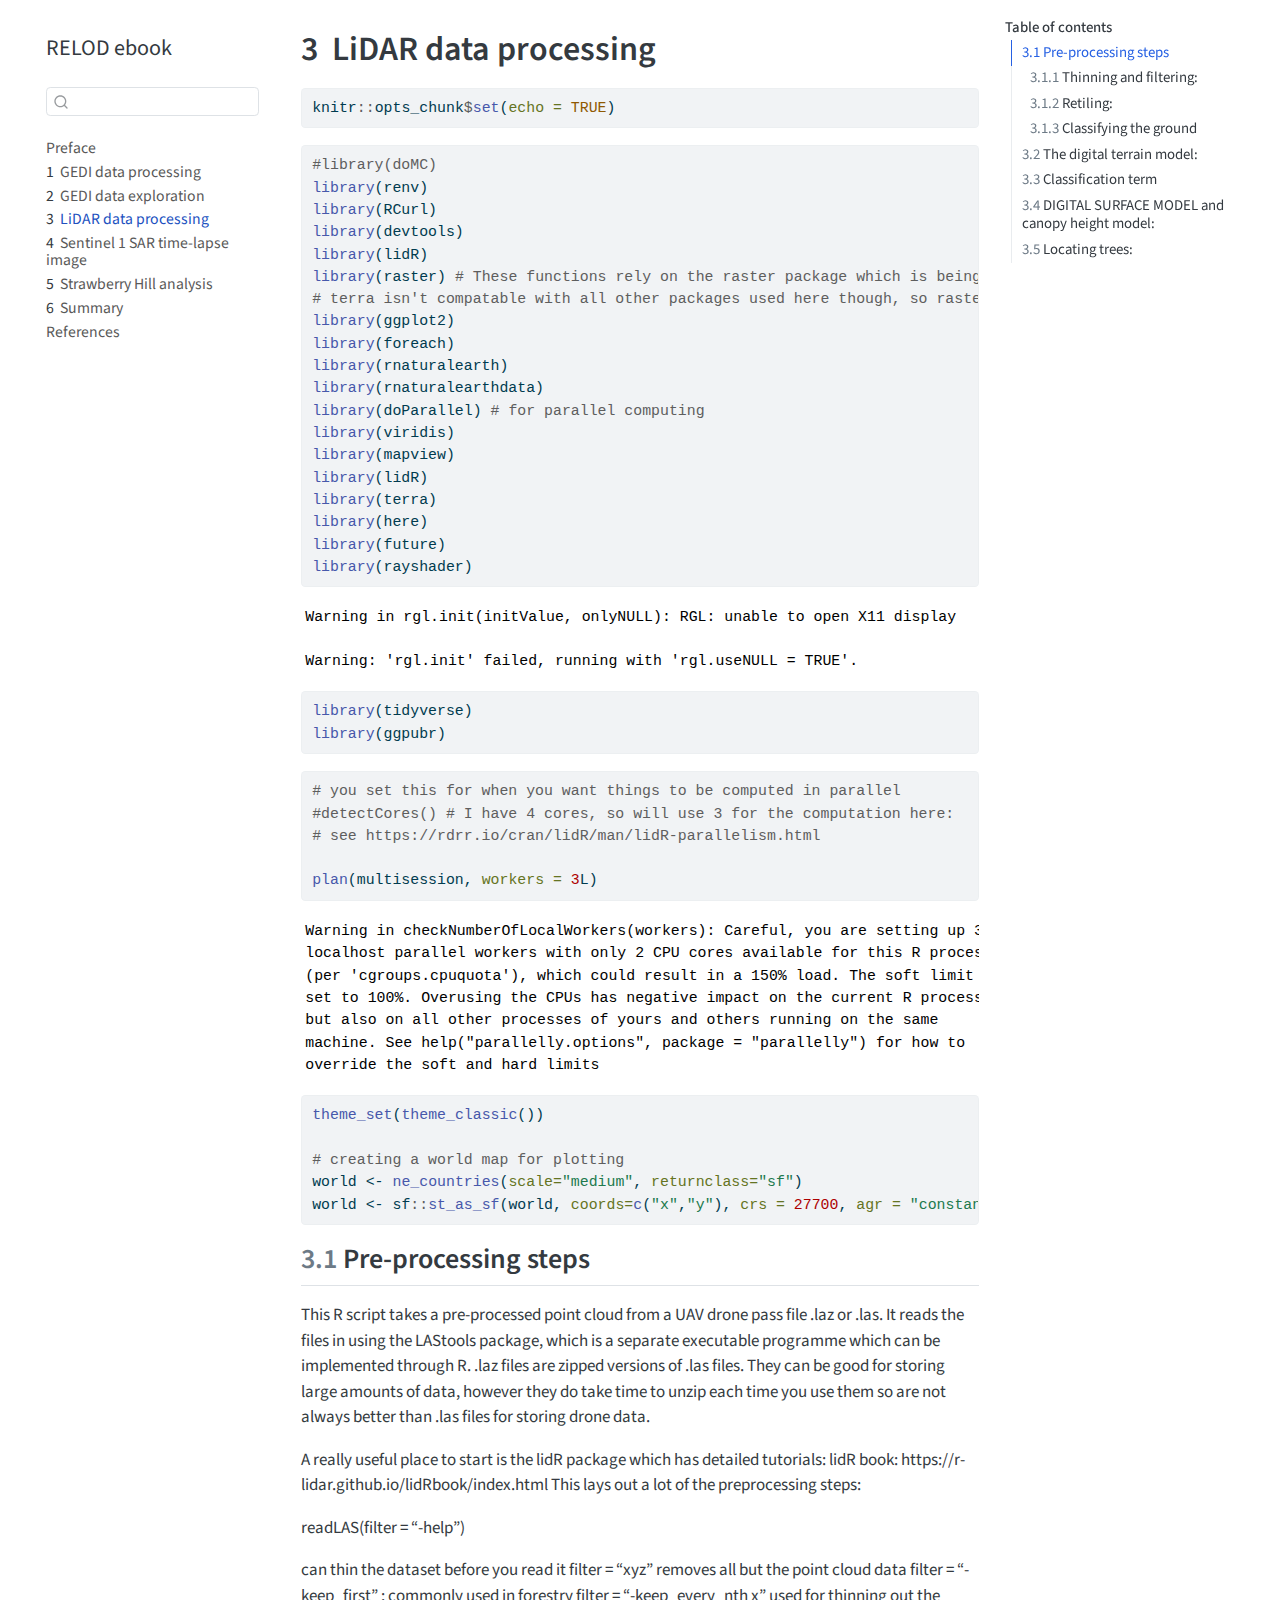
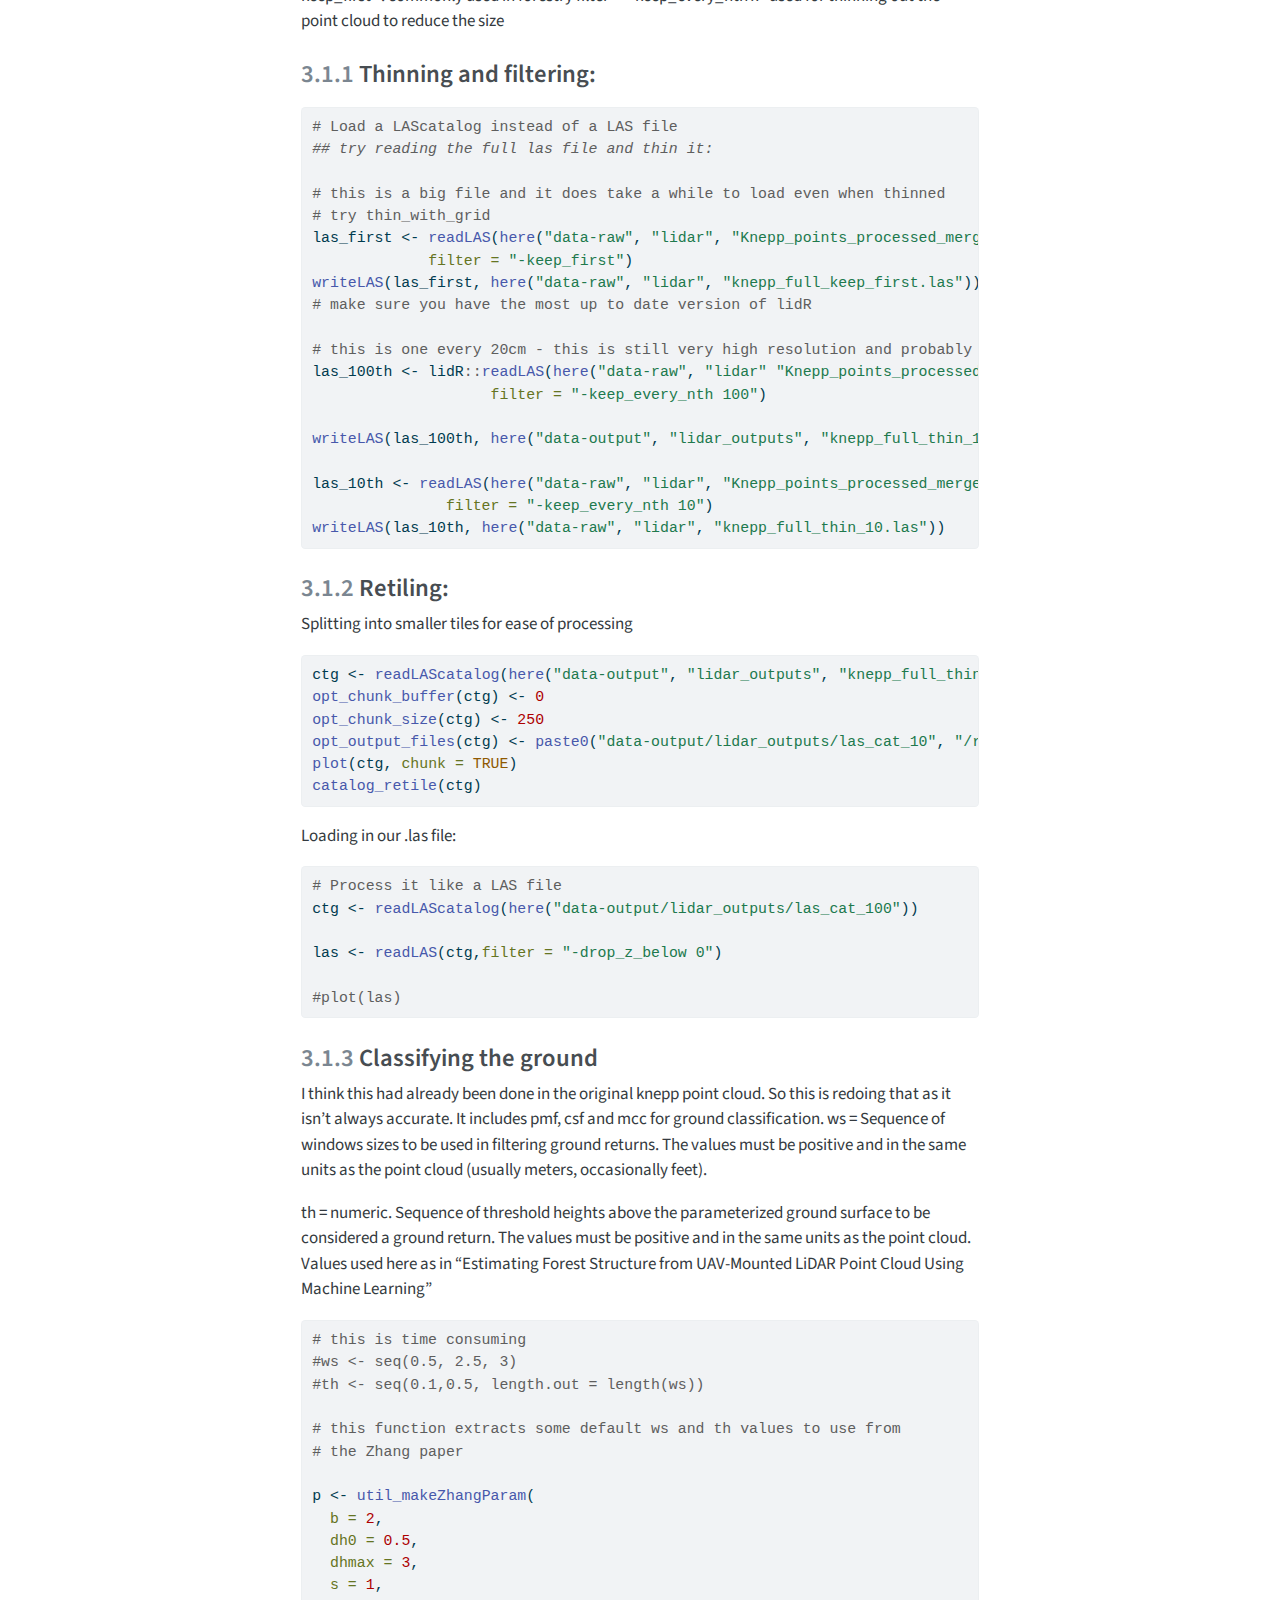
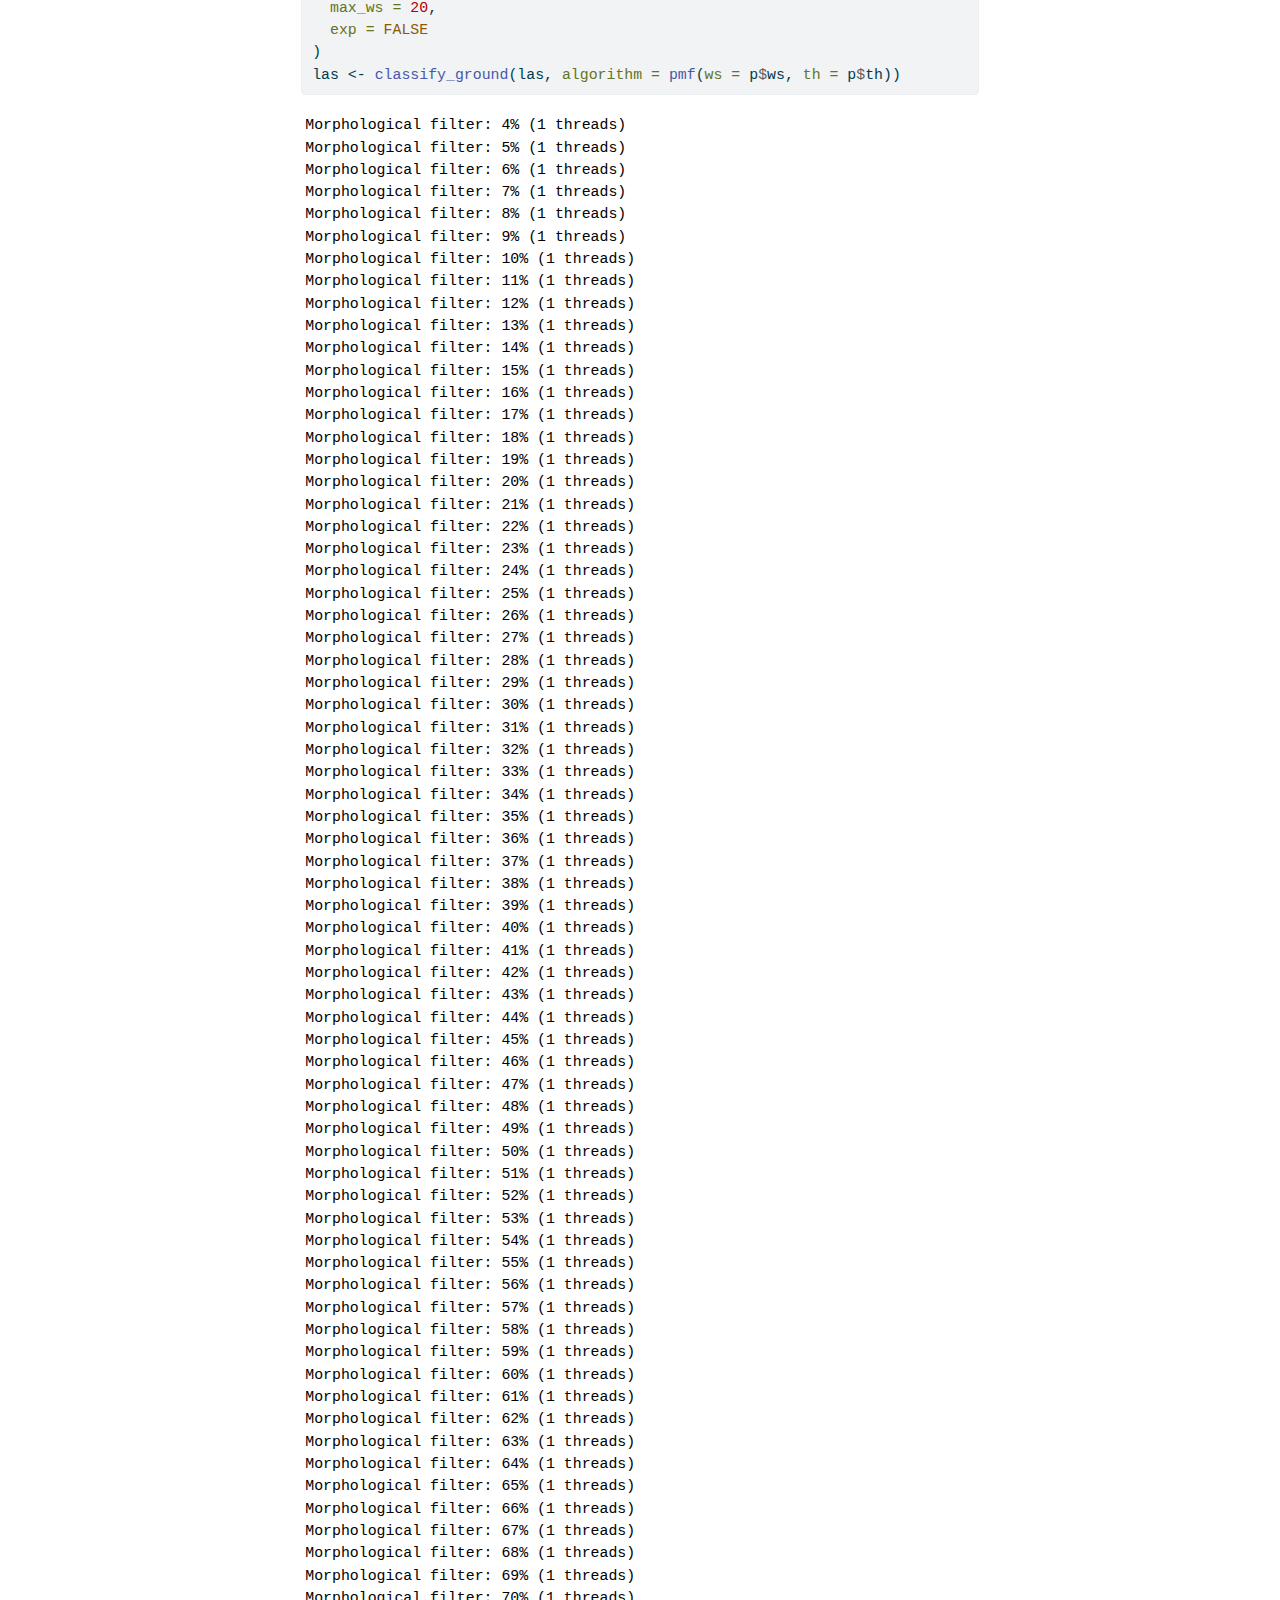
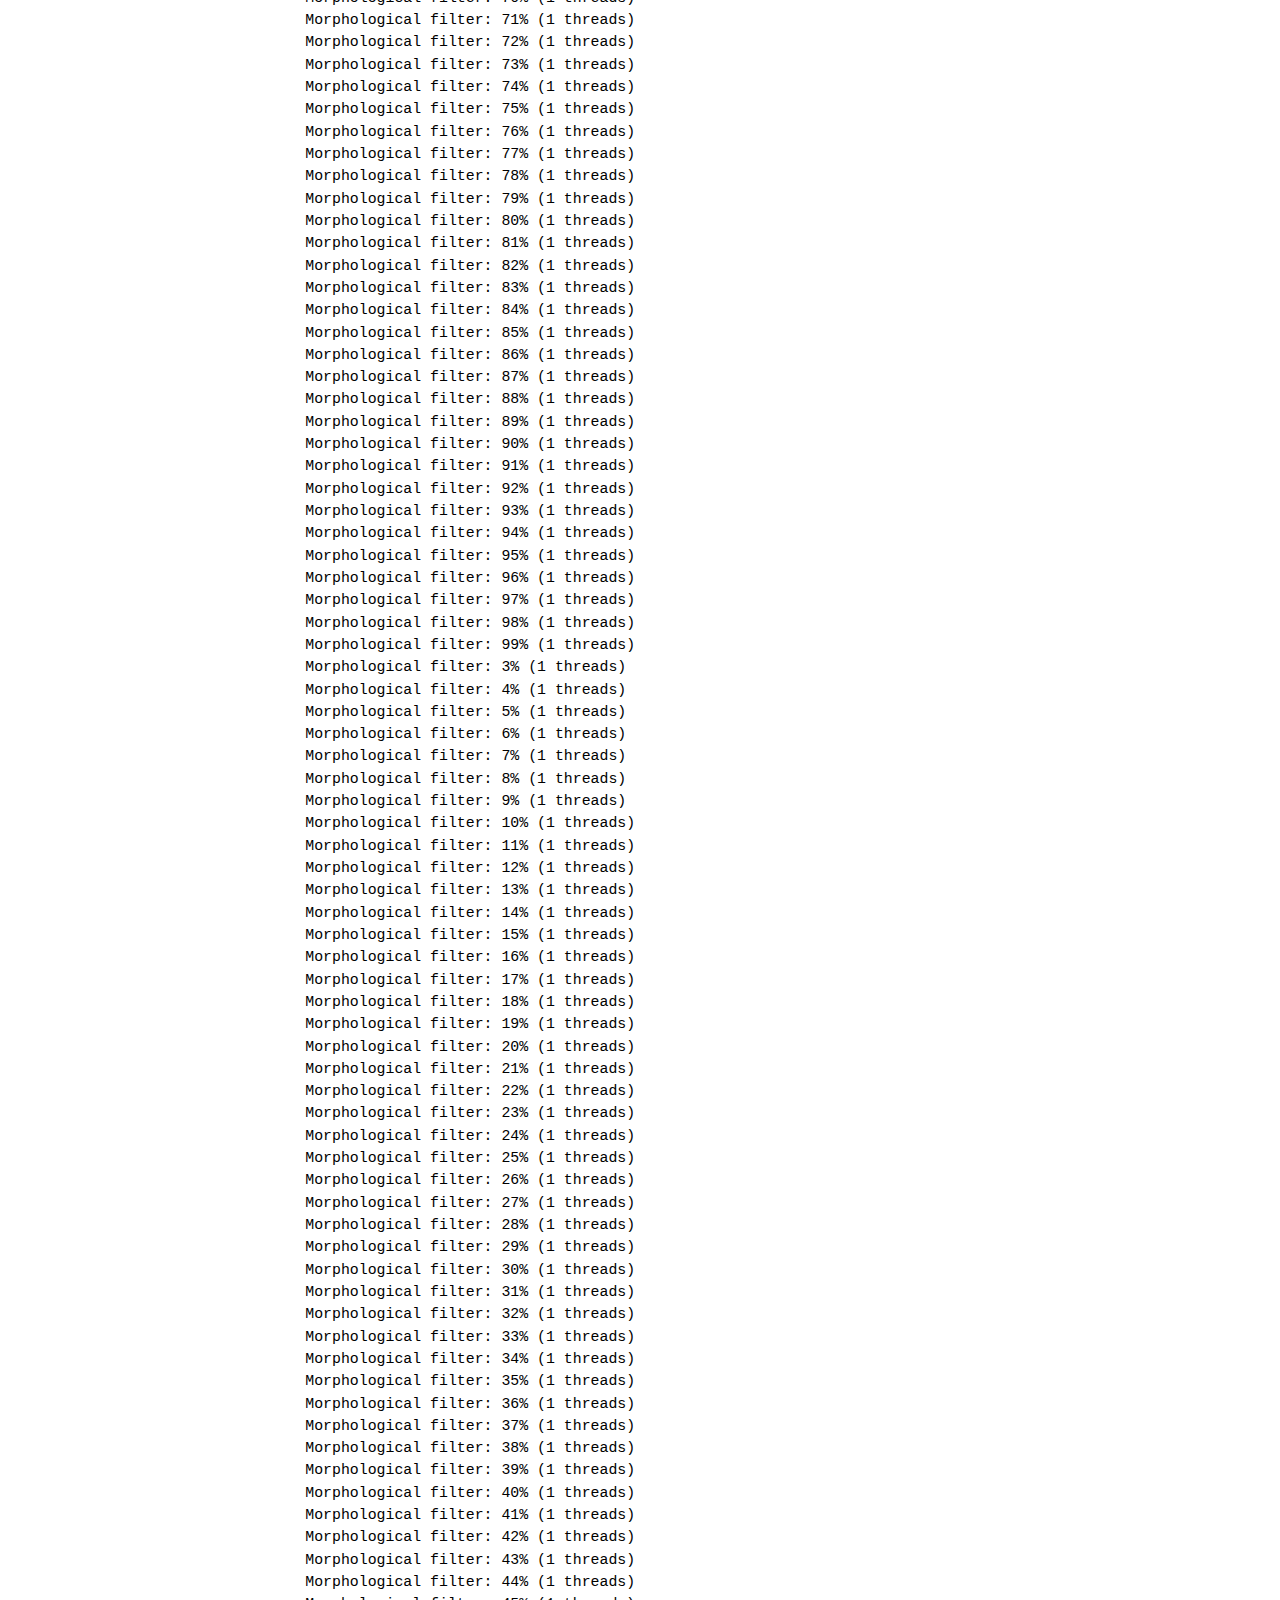
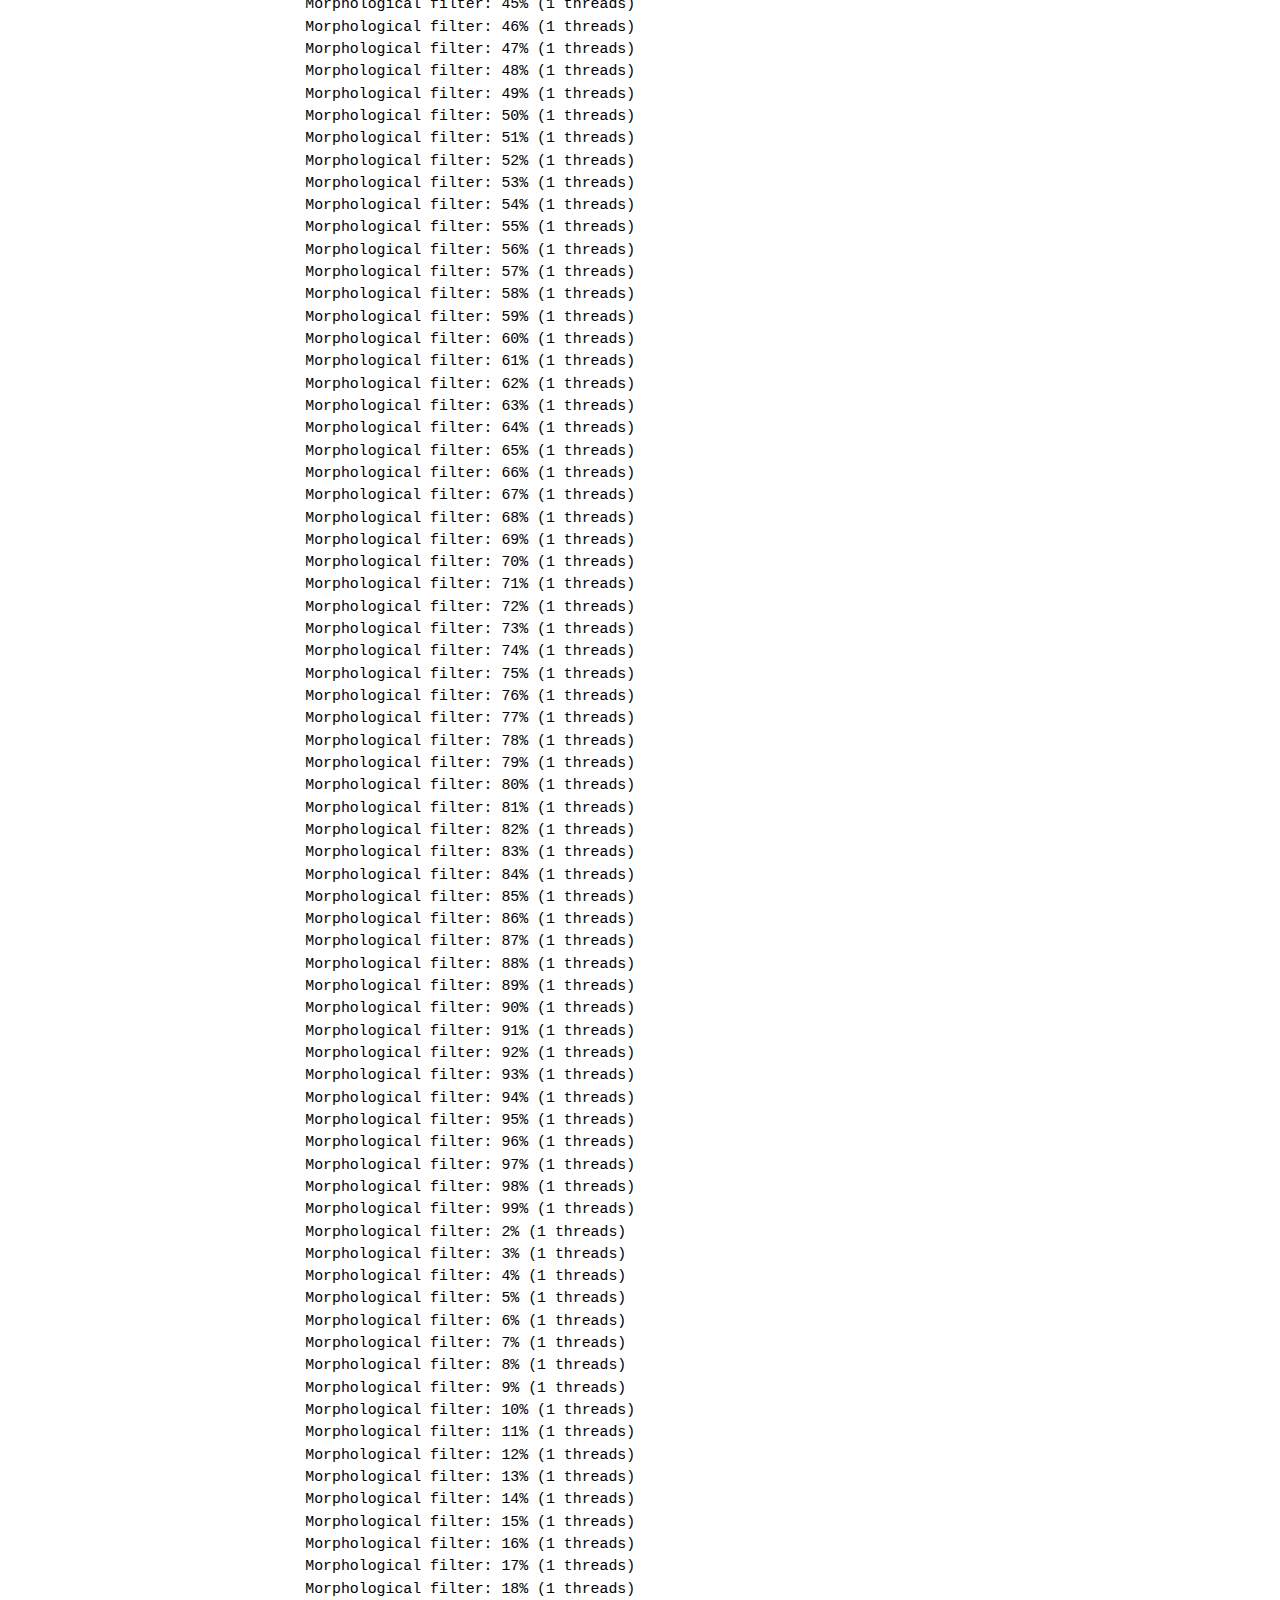
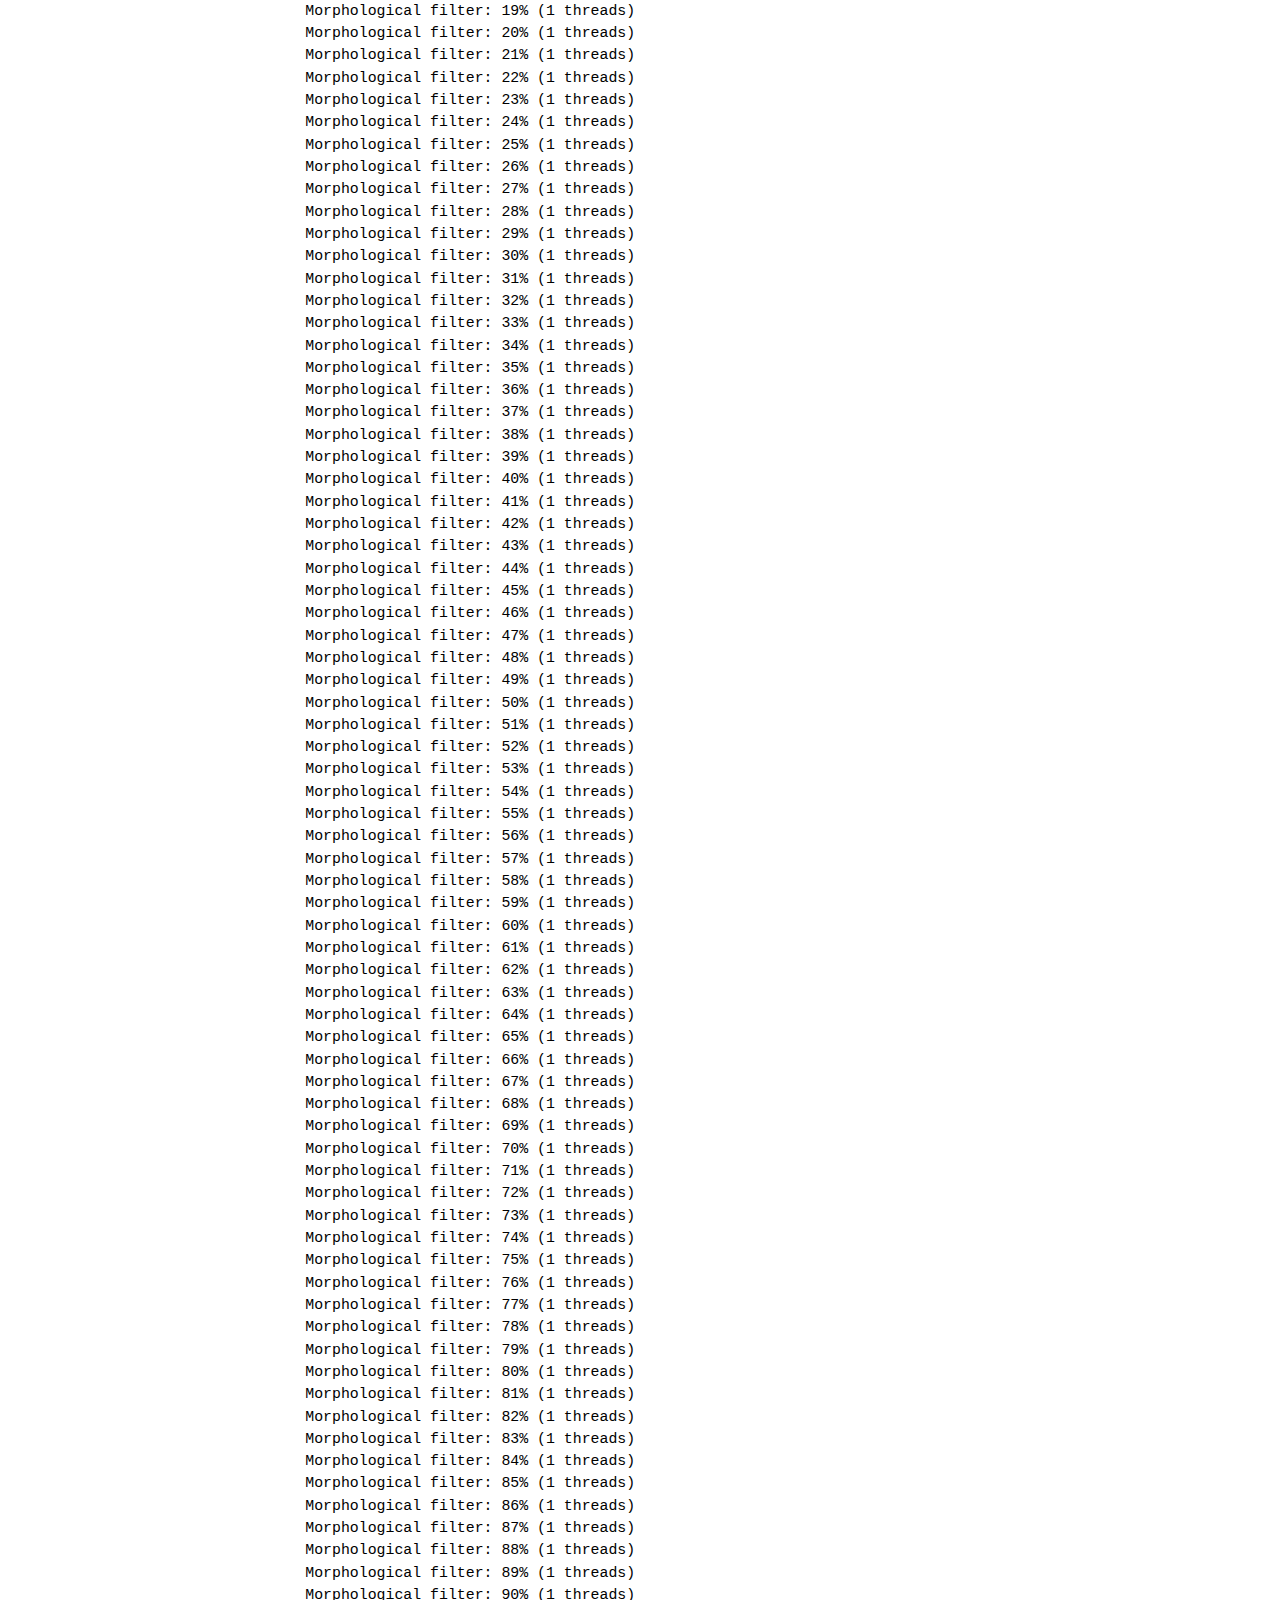
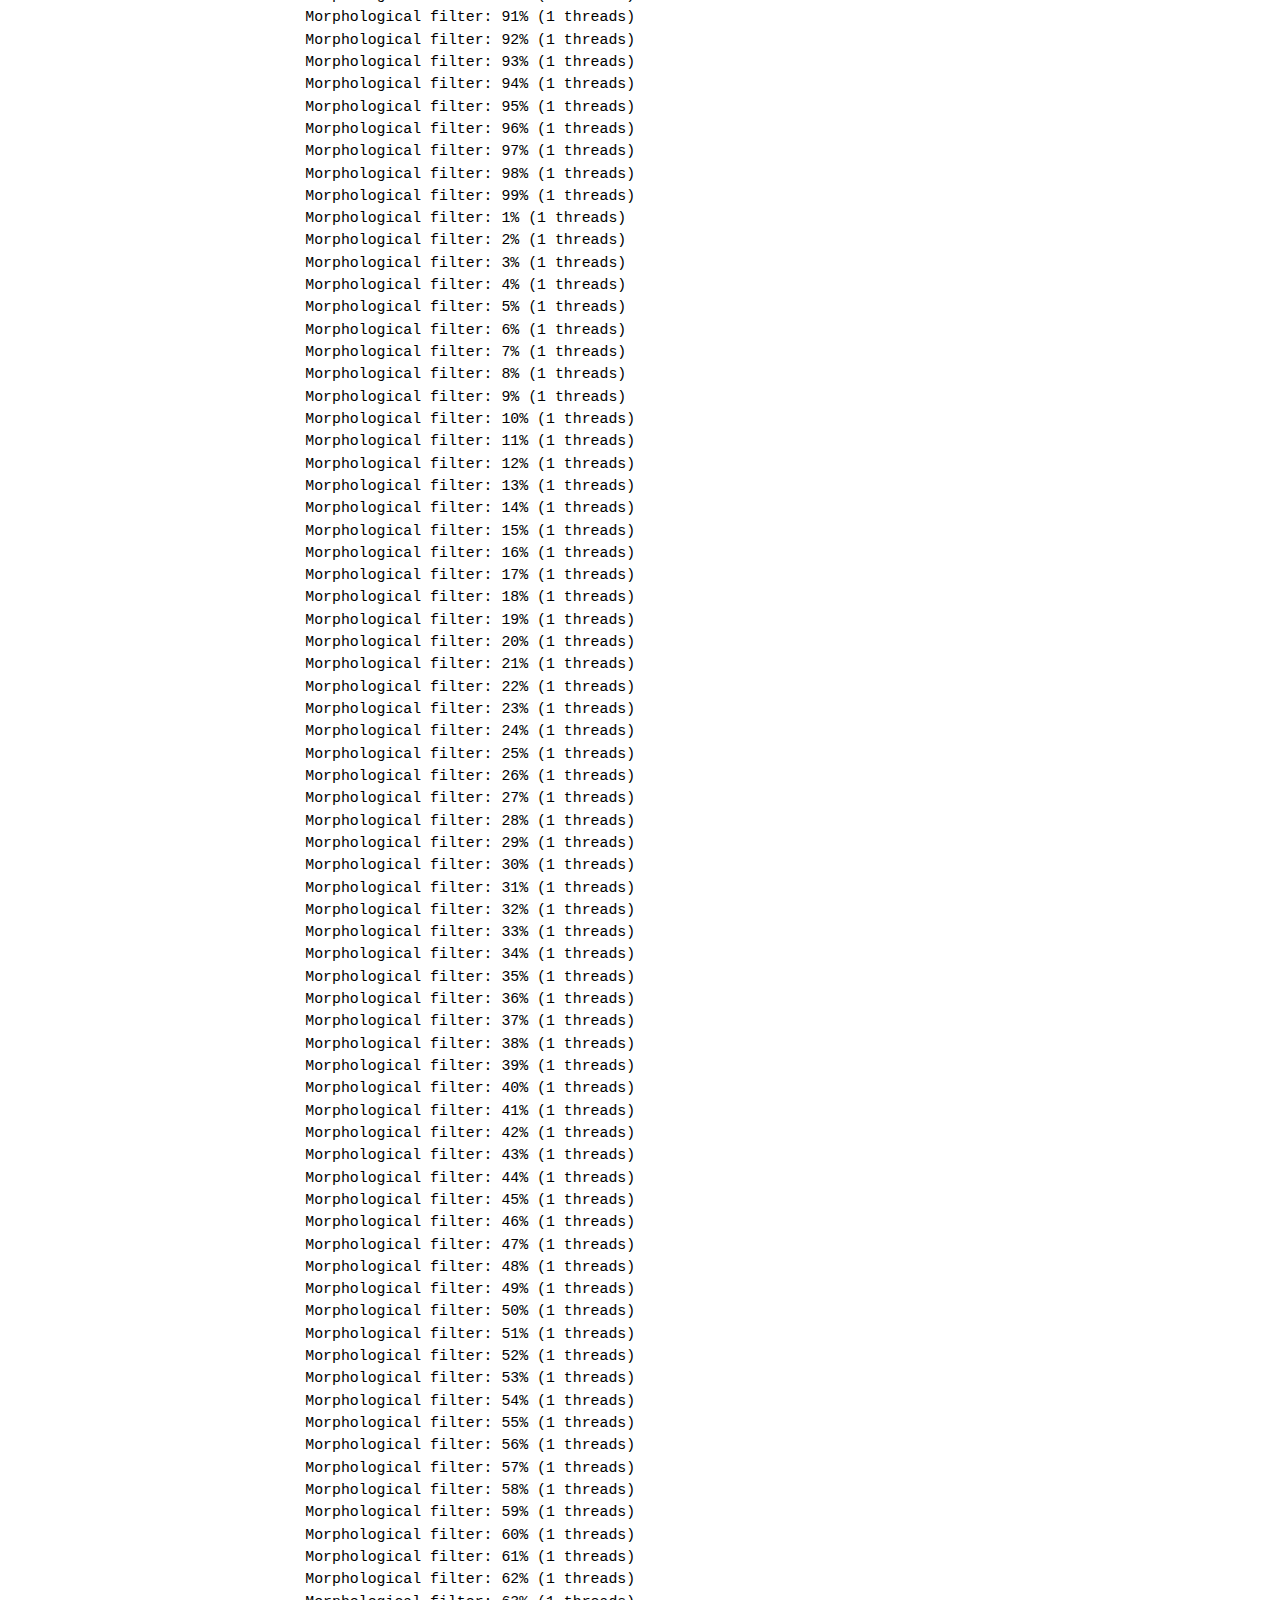
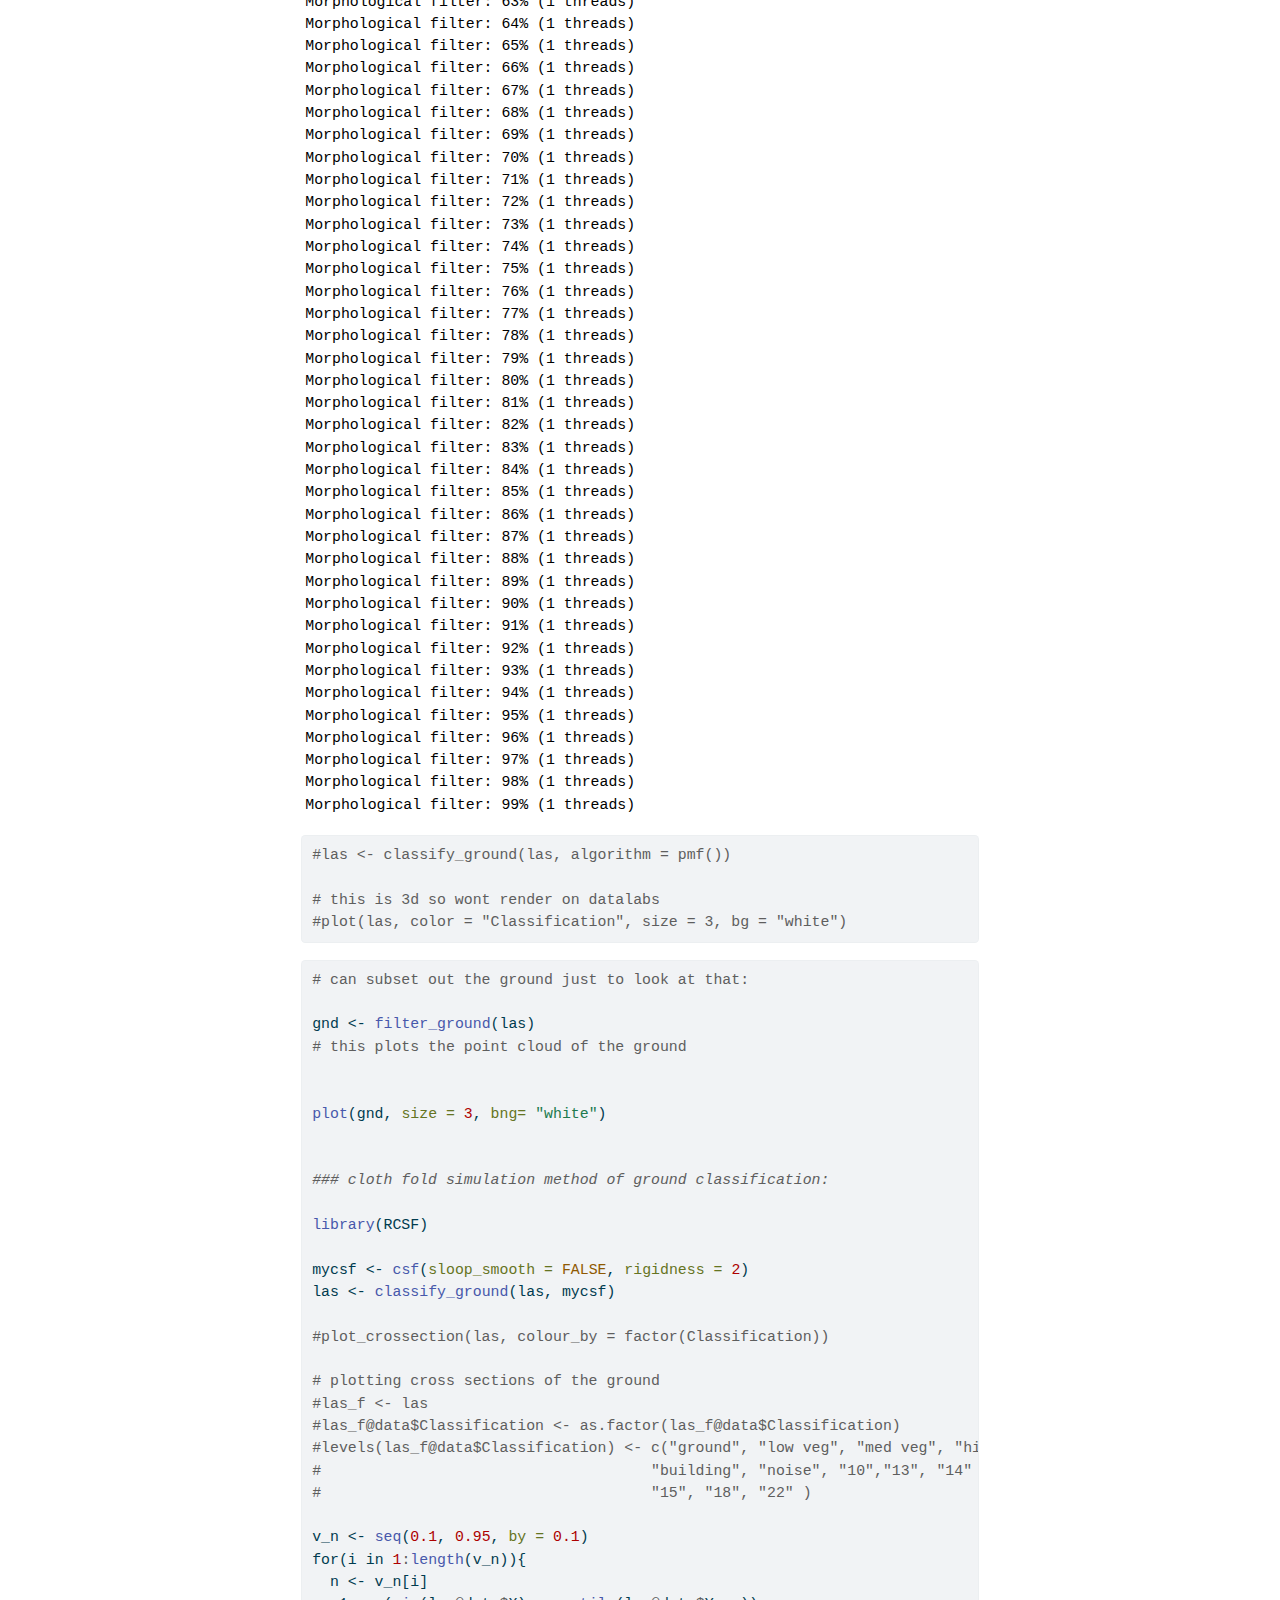
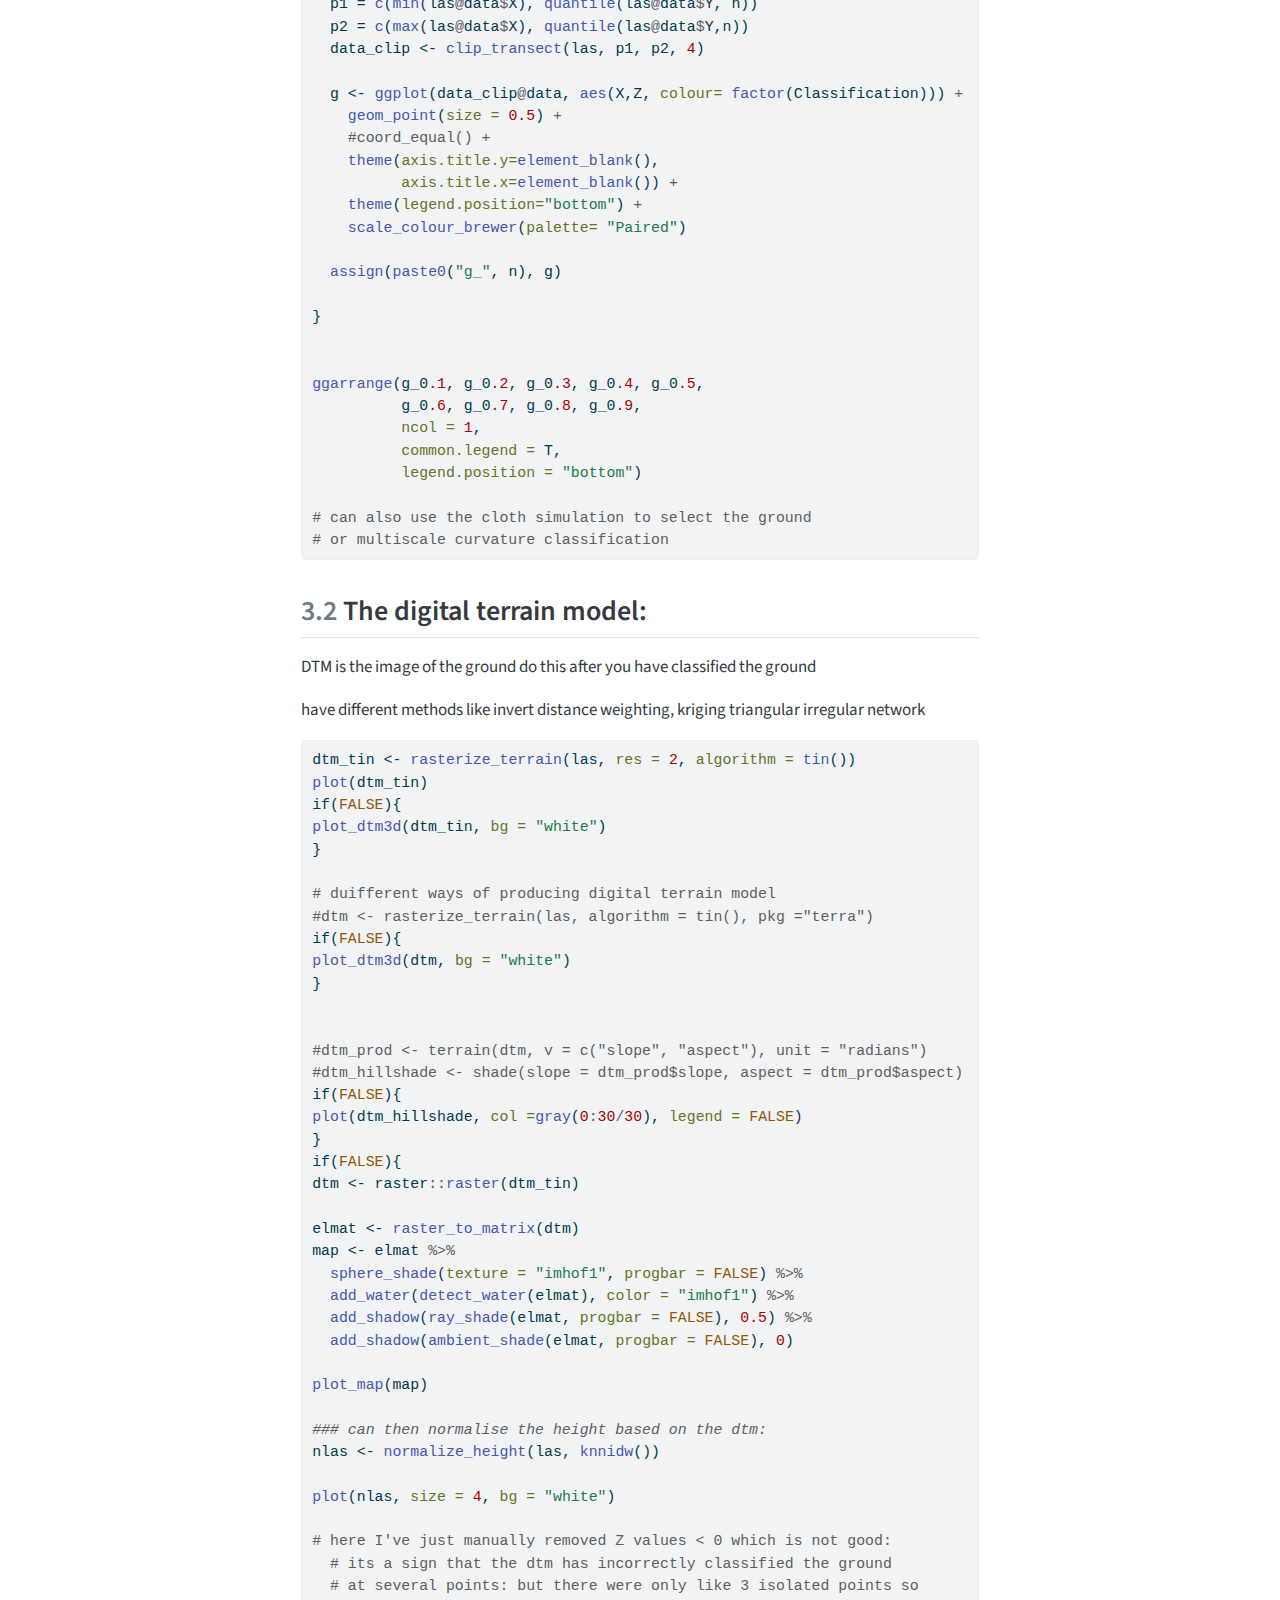
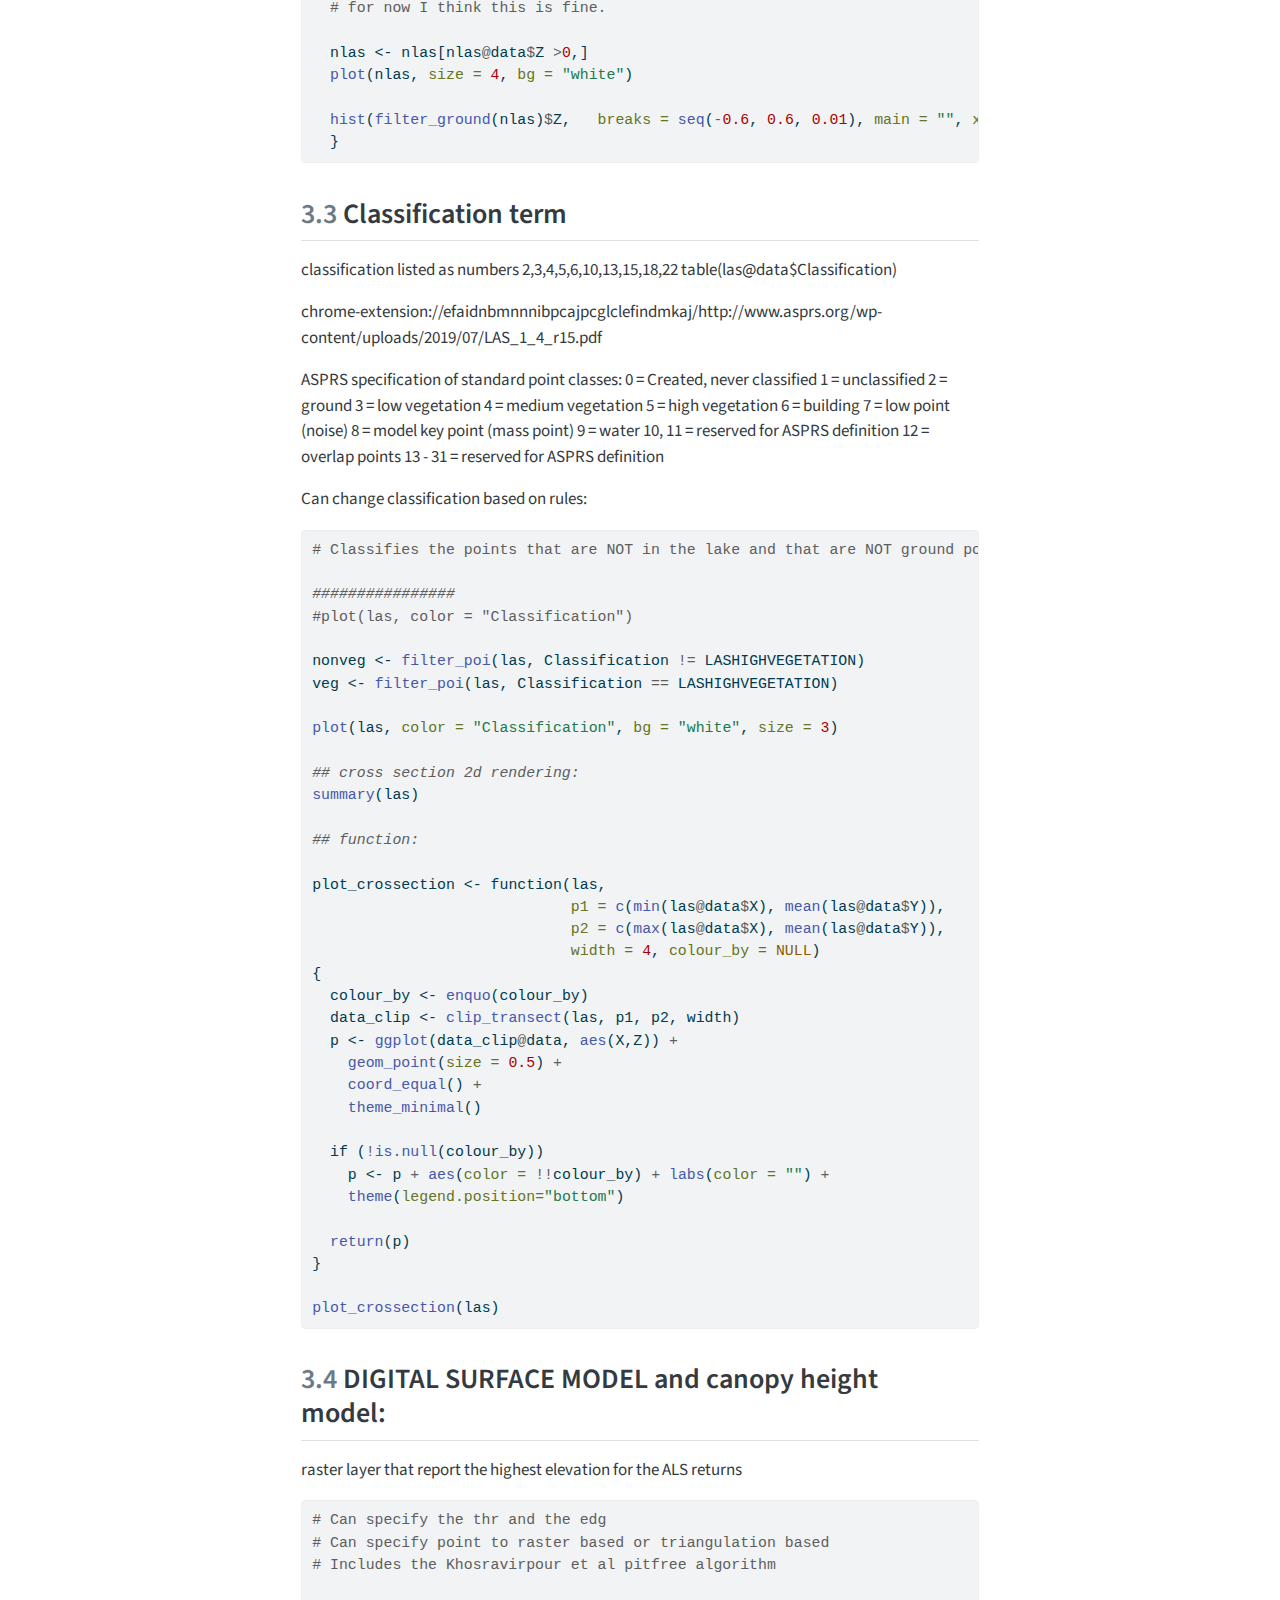
<file: docs/lidar_processing.html>
<!DOCTYPE html>
<html xmlns="http://www.w3.org/1999/xhtml" lang="en" xml:lang="en"><head>

<meta charset="utf-8">
<meta name="generator" content="quarto-1.4.553">

<meta name="viewport" content="width=device-width, initial-scale=1.0, user-scalable=yes">


<title>RELOD ebook - 3&nbsp; LiDAR data processing</title>
<style>
code{white-space: pre-wrap;}
span.smallcaps{font-variant: small-caps;}
div.columns{display: flex; gap: min(4vw, 1.5em);}
div.column{flex: auto; overflow-x: auto;}
div.hanging-indent{margin-left: 1.5em; text-indent: -1.5em;}
ul.task-list{list-style: none;}
ul.task-list li input[type="checkbox"] {
  width: 0.8em;
  margin: 0 0.8em 0.2em -1em; /* quarto-specific, see https://github.com/quarto-dev/quarto-cli/issues/4556 */ 
  vertical-align: middle;
}
/* CSS for syntax highlighting */
pre > code.sourceCode { white-space: pre; position: relative; }
pre > code.sourceCode > span { line-height: 1.25; }
pre > code.sourceCode > span:empty { height: 1.2em; }
.sourceCode { overflow: visible; }
code.sourceCode > span { color: inherit; text-decoration: inherit; }
div.sourceCode { margin: 1em 0; }
pre.sourceCode { margin: 0; }
@media screen {
div.sourceCode { overflow: auto; }
}
@media print {
pre > code.sourceCode { white-space: pre-wrap; }
pre > code.sourceCode > span { text-indent: -5em; padding-left: 5em; }
}
pre.numberSource code
  { counter-reset: source-line 0; }
pre.numberSource code > span
  { position: relative; left: -4em; counter-increment: source-line; }
pre.numberSource code > span > a:first-child::before
  { content: counter(source-line);
    position: relative; left: -1em; text-align: right; vertical-align: baseline;
    border: none; display: inline-block;
    -webkit-touch-callout: none; -webkit-user-select: none;
    -khtml-user-select: none; -moz-user-select: none;
    -ms-user-select: none; user-select: none;
    padding: 0 4px; width: 4em;
  }
pre.numberSource { margin-left: 3em;  padding-left: 4px; }
div.sourceCode
  {   }
@media screen {
pre > code.sourceCode > span > a:first-child::before { text-decoration: underline; }
}
</style>


<script src="site_libs/quarto-nav/quarto-nav.js"></script>
<script src="site_libs/quarto-nav/headroom.min.js"></script>
<script src="site_libs/clipboard/clipboard.min.js"></script>
<script src="site_libs/quarto-search/autocomplete.umd.js"></script>
<script src="site_libs/quarto-search/fuse.min.js"></script>
<script src="site_libs/quarto-search/quarto-search.js"></script>
<meta name="quarto:offset" content="./">
<link href="./sentinel1.html" rel="next">
<link href="./gedi_exploration.html" rel="prev">
<script src="site_libs/quarto-html/quarto.js"></script>
<script src="site_libs/quarto-html/popper.min.js"></script>
<script src="site_libs/quarto-html/tippy.umd.min.js"></script>
<script src="site_libs/quarto-html/anchor.min.js"></script>
<link href="site_libs/quarto-html/tippy.css" rel="stylesheet">
<link href="site_libs/quarto-html/quarto-syntax-highlighting.css" rel="stylesheet" id="quarto-text-highlighting-styles">
<script src="site_libs/bootstrap/bootstrap.min.js"></script>
<link href="site_libs/bootstrap/bootstrap-icons.css" rel="stylesheet">
<link href="site_libs/bootstrap/bootstrap.min.css" rel="stylesheet" id="quarto-bootstrap" data-mode="light">
<script id="quarto-search-options" type="application/json">{
  "location": "sidebar",
  "copy-button": false,
  "collapse-after": 3,
  "panel-placement": "start",
  "type": "textbox",
  "limit": 50,
  "keyboard-shortcut": [
    "f",
    "/",
    "s"
  ],
  "show-item-context": false,
  "language": {
    "search-no-results-text": "No results",
    "search-matching-documents-text": "matching documents",
    "search-copy-link-title": "Copy link to search",
    "search-hide-matches-text": "Hide additional matches",
    "search-more-match-text": "more match in this document",
    "search-more-matches-text": "more matches in this document",
    "search-clear-button-title": "Clear",
    "search-text-placeholder": "",
    "search-detached-cancel-button-title": "Cancel",
    "search-submit-button-title": "Submit",
    "search-label": "Search"
  }
}</script>


</head>

<body class="nav-sidebar floating">

<div id="quarto-search-results"></div>
  <header id="quarto-header" class="headroom fixed-top">
  <nav class="quarto-secondary-nav">
    <div class="container-fluid d-flex">
      <button type="button" class="quarto-btn-toggle btn" data-bs-toggle="collapse" data-bs-target=".quarto-sidebar-collapse-item" aria-controls="quarto-sidebar" aria-expanded="false" aria-label="Toggle sidebar navigation" onclick="if (window.quartoToggleHeadroom) { window.quartoToggleHeadroom(); }">
        <i class="bi bi-layout-text-sidebar-reverse"></i>
      </button>
        <nav class="quarto-page-breadcrumbs" aria-label="breadcrumb"><ol class="breadcrumb"><li class="breadcrumb-item"><a href="./lidar_processing.html"><span class="chapter-number">3</span>&nbsp; <span class="chapter-title">LiDAR data processing</span></a></li></ol></nav>
        <a class="flex-grow-1" role="button" data-bs-toggle="collapse" data-bs-target=".quarto-sidebar-collapse-item" aria-controls="quarto-sidebar" aria-expanded="false" aria-label="Toggle sidebar navigation" onclick="if (window.quartoToggleHeadroom) { window.quartoToggleHeadroom(); }">      
        </a>
      <button type="button" class="btn quarto-search-button" aria-label="" onclick="window.quartoOpenSearch();">
        <i class="bi bi-search"></i>
      </button>
    </div>
  </nav>
</header>
<!-- content -->
<div id="quarto-content" class="quarto-container page-columns page-rows-contents page-layout-article">
<!-- sidebar -->
  <nav id="quarto-sidebar" class="sidebar collapse collapse-horizontal quarto-sidebar-collapse-item sidebar-navigation floating overflow-auto">
    <div class="pt-lg-2 mt-2 text-left sidebar-header">
    <div class="sidebar-title mb-0 py-0">
      <a href="./">RELOD ebook</a> 
    </div>
      </div>
        <div class="mt-2 flex-shrink-0 align-items-center">
        <div class="sidebar-search">
        <div id="quarto-search" class="" title="Search"></div>
        </div>
        </div>
    <div class="sidebar-menu-container"> 
    <ul class="list-unstyled mt-1">
        <li class="sidebar-item">
  <div class="sidebar-item-container"> 
  <a href="./index.html" class="sidebar-item-text sidebar-link">
 <span class="menu-text">Preface</span></a>
  </div>
</li>
        <li class="sidebar-item">
  <div class="sidebar-item-container"> 
  <a href="./gedi_processing.html" class="sidebar-item-text sidebar-link">
 <span class="menu-text"><span class="chapter-number">1</span>&nbsp; <span class="chapter-title">GEDI data processing</span></span></a>
  </div>
</li>
        <li class="sidebar-item">
  <div class="sidebar-item-container"> 
  <a href="./gedi_exploration.html" class="sidebar-item-text sidebar-link">
 <span class="menu-text"><span class="chapter-number">2</span>&nbsp; <span class="chapter-title">GEDI data exploration</span></span></a>
  </div>
</li>
        <li class="sidebar-item">
  <div class="sidebar-item-container"> 
  <a href="./lidar_processing.html" class="sidebar-item-text sidebar-link active">
 <span class="menu-text"><span class="chapter-number">3</span>&nbsp; <span class="chapter-title">LiDAR data processing</span></span></a>
  </div>
</li>
        <li class="sidebar-item">
  <div class="sidebar-item-container"> 
  <a href="./sentinel1.html" class="sidebar-item-text sidebar-link">
 <span class="menu-text"><span class="chapter-number">4</span>&nbsp; <span class="chapter-title">Sentinel 1 SAR time-lapse image</span></span></a>
  </div>
</li>
        <li class="sidebar-item">
  <div class="sidebar-item-container"> 
  <a href="./sh_RS_comparison.html" class="sidebar-item-text sidebar-link">
 <span class="menu-text"><span class="chapter-number">5</span>&nbsp; <span class="chapter-title">Strawberry Hill analysis</span></span></a>
  </div>
</li>
        <li class="sidebar-item">
  <div class="sidebar-item-container"> 
  <a href="./summary.html" class="sidebar-item-text sidebar-link">
 <span class="menu-text"><span class="chapter-number">6</span>&nbsp; <span class="chapter-title">Summary</span></span></a>
  </div>
</li>
        <li class="sidebar-item">
  <div class="sidebar-item-container"> 
  <a href="./references.html" class="sidebar-item-text sidebar-link">
 <span class="menu-text">References</span></a>
  </div>
</li>
    </ul>
    </div>
</nav>
<div id="quarto-sidebar-glass" class="quarto-sidebar-collapse-item" data-bs-toggle="collapse" data-bs-target=".quarto-sidebar-collapse-item"></div>
<!-- margin-sidebar -->
    <div id="quarto-margin-sidebar" class="sidebar margin-sidebar">
        <nav id="TOC" role="doc-toc" class="toc-active">
    <h2 id="toc-title">Table of contents</h2>
   
  <ul>
  <li><a href="#pre-processing-steps" id="toc-pre-processing-steps" class="nav-link active" data-scroll-target="#pre-processing-steps"><span class="header-section-number">3.1</span> Pre-processing steps</a>
  <ul class="collapse">
  <li><a href="#thinning-and-filtering" id="toc-thinning-and-filtering" class="nav-link" data-scroll-target="#thinning-and-filtering"><span class="header-section-number">3.1.1</span> Thinning and filtering:</a></li>
  <li><a href="#retiling" id="toc-retiling" class="nav-link" data-scroll-target="#retiling"><span class="header-section-number">3.1.2</span> Retiling:</a></li>
  <li><a href="#classifying-the-ground" id="toc-classifying-the-ground" class="nav-link" data-scroll-target="#classifying-the-ground"><span class="header-section-number">3.1.3</span> Classifying the ground</a></li>
  </ul></li>
  <li><a href="#the-digital-terrain-model" id="toc-the-digital-terrain-model" class="nav-link" data-scroll-target="#the-digital-terrain-model"><span class="header-section-number">3.2</span> The digital terrain model:</a></li>
  <li><a href="#classification-term" id="toc-classification-term" class="nav-link" data-scroll-target="#classification-term"><span class="header-section-number">3.3</span> Classification term</a></li>
  <li><a href="#digital-surface-model-and-canopy-height-model" id="toc-digital-surface-model-and-canopy-height-model" class="nav-link" data-scroll-target="#digital-surface-model-and-canopy-height-model"><span class="header-section-number">3.4</span> DIGITAL SURFACE MODEL and canopy height model:</a></li>
  <li><a href="#locating-trees" id="toc-locating-trees" class="nav-link" data-scroll-target="#locating-trees"><span class="header-section-number">3.5</span> Locating trees:</a></li>
  </ul>
</nav>
    </div>
<!-- main -->
<main class="content" id="quarto-document-content">

<header id="title-block-header" class="quarto-title-block default">
<div class="quarto-title">
<h1 class="title"><span class="chapter-number">3</span>&nbsp; <span class="chapter-title">LiDAR data processing</span></h1>
</div>



<div class="quarto-title-meta">

    
  
    
  </div>
  


</header>


<div class="cell">
<div class="sourceCode cell-code" id="cb1"><pre class="sourceCode r code-with-copy"><code class="sourceCode r"><span id="cb1-1"><a href="#cb1-1" aria-hidden="true" tabindex="-1"></a>knitr<span class="sc">::</span>opts_chunk<span class="sc">$</span><span class="fu">set</span>(<span class="at">echo =</span> <span class="cn">TRUE</span>)</span></code><button title="Copy to Clipboard" class="code-copy-button"><i class="bi"></i></button></pre></div>
</div>
<div class="cell">
<div class="sourceCode cell-code" id="cb2"><pre class="sourceCode r code-with-copy"><code class="sourceCode r"><span id="cb2-1"><a href="#cb2-1" aria-hidden="true" tabindex="-1"></a><span class="co">#library(doMC)</span></span>
<span id="cb2-2"><a href="#cb2-2" aria-hidden="true" tabindex="-1"></a><span class="fu">library</span>(renv)</span>
<span id="cb2-3"><a href="#cb2-3" aria-hidden="true" tabindex="-1"></a><span class="fu">library</span>(RCurl)</span>
<span id="cb2-4"><a href="#cb2-4" aria-hidden="true" tabindex="-1"></a><span class="fu">library</span>(devtools)</span>
<span id="cb2-5"><a href="#cb2-5" aria-hidden="true" tabindex="-1"></a><span class="fu">library</span>(lidR)</span>
<span id="cb2-6"><a href="#cb2-6" aria-hidden="true" tabindex="-1"></a><span class="fu">library</span>(raster) <span class="co"># These functions rely on the raster package which is being superceded by terra</span></span>
<span id="cb2-7"><a href="#cb2-7" aria-hidden="true" tabindex="-1"></a><span class="co"># terra isn't compatable with all other packages used here though, so raster is still needed</span></span>
<span id="cb2-8"><a href="#cb2-8" aria-hidden="true" tabindex="-1"></a><span class="fu">library</span>(ggplot2)</span>
<span id="cb2-9"><a href="#cb2-9" aria-hidden="true" tabindex="-1"></a><span class="fu">library</span>(foreach)</span>
<span id="cb2-10"><a href="#cb2-10" aria-hidden="true" tabindex="-1"></a><span class="fu">library</span>(rnaturalearth)</span>
<span id="cb2-11"><a href="#cb2-11" aria-hidden="true" tabindex="-1"></a><span class="fu">library</span>(rnaturalearthdata)</span>
<span id="cb2-12"><a href="#cb2-12" aria-hidden="true" tabindex="-1"></a><span class="fu">library</span>(doParallel) <span class="co"># for parallel computing</span></span>
<span id="cb2-13"><a href="#cb2-13" aria-hidden="true" tabindex="-1"></a><span class="fu">library</span>(viridis)</span>
<span id="cb2-14"><a href="#cb2-14" aria-hidden="true" tabindex="-1"></a><span class="fu">library</span>(mapview)</span>
<span id="cb2-15"><a href="#cb2-15" aria-hidden="true" tabindex="-1"></a><span class="fu">library</span>(lidR)</span>
<span id="cb2-16"><a href="#cb2-16" aria-hidden="true" tabindex="-1"></a><span class="fu">library</span>(terra)</span>
<span id="cb2-17"><a href="#cb2-17" aria-hidden="true" tabindex="-1"></a><span class="fu">library</span>(here)</span>
<span id="cb2-18"><a href="#cb2-18" aria-hidden="true" tabindex="-1"></a><span class="fu">library</span>(future)</span>
<span id="cb2-19"><a href="#cb2-19" aria-hidden="true" tabindex="-1"></a><span class="fu">library</span>(rayshader)</span></code><button title="Copy to Clipboard" class="code-copy-button"><i class="bi"></i></button></pre></div>
<div class="cell-output cell-output-stderr">
<pre><code>Warning in rgl.init(initValue, onlyNULL): RGL: unable to open X11 display</code></pre>
</div>
<div class="cell-output cell-output-stderr">
<pre><code>Warning: 'rgl.init' failed, running with 'rgl.useNULL = TRUE'.</code></pre>
</div>
<div class="sourceCode cell-code" id="cb5"><pre class="sourceCode r code-with-copy"><code class="sourceCode r"><span id="cb5-1"><a href="#cb5-1" aria-hidden="true" tabindex="-1"></a><span class="fu">library</span>(tidyverse)</span>
<span id="cb5-2"><a href="#cb5-2" aria-hidden="true" tabindex="-1"></a><span class="fu">library</span>(ggpubr)</span></code><button title="Copy to Clipboard" class="code-copy-button"><i class="bi"></i></button></pre></div>
</div>
<div class="cell">
<div class="sourceCode cell-code" id="cb6"><pre class="sourceCode r code-with-copy"><code class="sourceCode r"><span id="cb6-1"><a href="#cb6-1" aria-hidden="true" tabindex="-1"></a><span class="co"># you set this for when you want things to be computed in parallel</span></span>
<span id="cb6-2"><a href="#cb6-2" aria-hidden="true" tabindex="-1"></a><span class="co">#detectCores() # I have 4 cores, so will use 3 for the computation here:</span></span>
<span id="cb6-3"><a href="#cb6-3" aria-hidden="true" tabindex="-1"></a><span class="co"># see https://rdrr.io/cran/lidR/man/lidR-parallelism.html</span></span>
<span id="cb6-4"><a href="#cb6-4" aria-hidden="true" tabindex="-1"></a></span>
<span id="cb6-5"><a href="#cb6-5" aria-hidden="true" tabindex="-1"></a><span class="fu">plan</span>(multisession, <span class="at">workers =</span> <span class="dv">3</span>L)</span></code><button title="Copy to Clipboard" class="code-copy-button"><i class="bi"></i></button></pre></div>
<div class="cell-output cell-output-stderr">
<pre><code>Warning in checkNumberOfLocalWorkers(workers): Careful, you are setting up 3
localhost parallel workers with only 2 CPU cores available for this R process
(per 'cgroups.cpuquota'), which could result in a 150% load. The soft limit is
set to 100%. Overusing the CPUs has negative impact on the current R process,
but also on all other processes of yours and others running on the same
machine. See help("parallelly.options", package = "parallelly") for how to
override the soft and hard limits</code></pre>
</div>
<div class="sourceCode cell-code" id="cb8"><pre class="sourceCode r code-with-copy"><code class="sourceCode r"><span id="cb8-1"><a href="#cb8-1" aria-hidden="true" tabindex="-1"></a><span class="fu">theme_set</span>(<span class="fu">theme_classic</span>())</span>
<span id="cb8-2"><a href="#cb8-2" aria-hidden="true" tabindex="-1"></a></span>
<span id="cb8-3"><a href="#cb8-3" aria-hidden="true" tabindex="-1"></a><span class="co"># creating a world map for plotting</span></span>
<span id="cb8-4"><a href="#cb8-4" aria-hidden="true" tabindex="-1"></a>world <span class="ot">&lt;-</span> <span class="fu">ne_countries</span>(<span class="at">scale=</span><span class="st">"medium"</span>, <span class="at">returnclass=</span><span class="st">"sf"</span>)</span>
<span id="cb8-5"><a href="#cb8-5" aria-hidden="true" tabindex="-1"></a>world <span class="ot">&lt;-</span> sf<span class="sc">::</span><span class="fu">st_as_sf</span>(world, <span class="at">coords=</span><span class="fu">c</span>(<span class="st">"x"</span>,<span class="st">"y"</span>), <span class="at">crs =</span> <span class="dv">27700</span>, <span class="at">agr =</span> <span class="st">"constant"</span>, <span class="at">remove =</span> F)</span></code><button title="Copy to Clipboard" class="code-copy-button"><i class="bi"></i></button></pre></div>
</div>
<section id="pre-processing-steps" class="level2" data-number="3.1">
<h2 data-number="3.1" class="anchored" data-anchor-id="pre-processing-steps"><span class="header-section-number">3.1</span> Pre-processing steps</h2>
<p>This R script takes a pre-processed point cloud from a UAV drone pass file .laz or .las. It reads the files in using the LAStools package, which is a separate executable programme which can be implemented through R. .laz files are zipped versions of .las files. They can be good for storing large amounts of data, however they do take time to unzip each time you use them so are not always better than .las files for storing drone data.</p>
<p>A really useful place to start is the lidR package which has detailed tutorials: lidR book: https://r-lidar.github.io/lidRbook/index.html This lays out a lot of the preprocessing steps:</p>
<p>readLAS(filter = “-help”)</p>
<p>can thin the dataset before you read it filter = “xyz” removes all but the point cloud data filter = “-keep_first” : commonly used in forestry filter = “-keep_every_nth x” used for thinning out the point cloud to reduce the size</p>
<section id="thinning-and-filtering" class="level3" data-number="3.1.1">
<h3 data-number="3.1.1" class="anchored" data-anchor-id="thinning-and-filtering"><span class="header-section-number">3.1.1</span> Thinning and filtering:</h3>
<div class="cell">
<div class="sourceCode cell-code" id="cb9"><pre class="sourceCode r code-with-copy"><code class="sourceCode r"><span id="cb9-1"><a href="#cb9-1" aria-hidden="true" tabindex="-1"></a><span class="co"># Load a LAScatalog instead of a LAS file</span></span>
<span id="cb9-2"><a href="#cb9-2" aria-hidden="true" tabindex="-1"></a><span class="do">## try reading the full las file and thin it:</span></span>
<span id="cb9-3"><a href="#cb9-3" aria-hidden="true" tabindex="-1"></a></span>
<span id="cb9-4"><a href="#cb9-4" aria-hidden="true" tabindex="-1"></a><span class="co"># this is a big file and it does take a while to load even when thinned</span></span>
<span id="cb9-5"><a href="#cb9-5" aria-hidden="true" tabindex="-1"></a><span class="co"># try thin_with_grid</span></span>
<span id="cb9-6"><a href="#cb9-6" aria-hidden="true" tabindex="-1"></a>las_first <span class="ot">&lt;-</span> <span class="fu">readLAS</span>(<span class="fu">here</span>(<span class="st">"data-raw"</span>, <span class="st">"lidar"</span>, <span class="st">"Knepp_points_processed_merged.las"</span>),</span>
<span id="cb9-7"><a href="#cb9-7" aria-hidden="true" tabindex="-1"></a>             <span class="at">filter =</span> <span class="st">"-keep_first"</span>)</span>
<span id="cb9-8"><a href="#cb9-8" aria-hidden="true" tabindex="-1"></a><span class="fu">writeLAS</span>(las_first, <span class="fu">here</span>(<span class="st">"data-raw"</span>, <span class="st">"lidar"</span>, <span class="st">"knepp_full_keep_first.las"</span>))</span>
<span id="cb9-9"><a href="#cb9-9" aria-hidden="true" tabindex="-1"></a><span class="co"># make sure you have the most up to date version of lidR</span></span>
<span id="cb9-10"><a href="#cb9-10" aria-hidden="true" tabindex="-1"></a></span>
<span id="cb9-11"><a href="#cb9-11" aria-hidden="true" tabindex="-1"></a><span class="co"># this is one every 20cm - this is still very high resolution and probably enough for processing</span></span>
<span id="cb9-12"><a href="#cb9-12" aria-hidden="true" tabindex="-1"></a>las_100th <span class="ot">&lt;-</span> lidR<span class="sc">::</span><span class="fu">readLAS</span>(<span class="fu">here</span>(<span class="st">"data-raw"</span>, <span class="st">"lidar"</span> <span class="st">"Knepp_points_processed_merged.las"</span>), </span>
<span id="cb9-13"><a href="#cb9-13" aria-hidden="true" tabindex="-1"></a>                    <span class="at">filter =</span> <span class="st">"-keep_every_nth 100"</span>)</span>
<span id="cb9-14"><a href="#cb9-14" aria-hidden="true" tabindex="-1"></a></span>
<span id="cb9-15"><a href="#cb9-15" aria-hidden="true" tabindex="-1"></a><span class="fu">writeLAS</span>(las_100th, <span class="fu">here</span>(<span class="st">"data-output"</span>, <span class="st">"lidar_outputs"</span>, <span class="st">"knepp_full_thin_100.las"</span>))</span>
<span id="cb9-16"><a href="#cb9-16" aria-hidden="true" tabindex="-1"></a></span>
<span id="cb9-17"><a href="#cb9-17" aria-hidden="true" tabindex="-1"></a>las_10th <span class="ot">&lt;-</span> <span class="fu">readLAS</span>(<span class="fu">here</span>(<span class="st">"data-raw"</span>, <span class="st">"lidar"</span>, <span class="st">"Knepp_points_processed_merged.las"</span>),</span>
<span id="cb9-18"><a href="#cb9-18" aria-hidden="true" tabindex="-1"></a>               <span class="at">filter =</span> <span class="st">"-keep_every_nth 10"</span>)</span>
<span id="cb9-19"><a href="#cb9-19" aria-hidden="true" tabindex="-1"></a><span class="fu">writeLAS</span>(las_10th, <span class="fu">here</span>(<span class="st">"data-raw"</span>, <span class="st">"lidar"</span>, <span class="st">"knepp_full_thin_10.las"</span>))</span></code><button title="Copy to Clipboard" class="code-copy-button"><i class="bi"></i></button></pre></div>
</div>
</section>
<section id="retiling" class="level3" data-number="3.1.2">
<h3 data-number="3.1.2" class="anchored" data-anchor-id="retiling"><span class="header-section-number">3.1.2</span> Retiling:</h3>
<p>Splitting into smaller tiles for ease of processing</p>
<div class="cell">
<div class="sourceCode cell-code" id="cb10"><pre class="sourceCode r code-with-copy"><code class="sourceCode r"><span id="cb10-1"><a href="#cb10-1" aria-hidden="true" tabindex="-1"></a>ctg <span class="ot">&lt;-</span> <span class="fu">readLAScatalog</span>(<span class="fu">here</span>(<span class="st">"data-output"</span>, <span class="st">"lidar_outputs"</span>, <span class="st">"knepp_full_thin_100.las"</span>))</span>
<span id="cb10-2"><a href="#cb10-2" aria-hidden="true" tabindex="-1"></a><span class="fu">opt_chunk_buffer</span>(ctg) <span class="ot">&lt;-</span> <span class="dv">0</span></span>
<span id="cb10-3"><a href="#cb10-3" aria-hidden="true" tabindex="-1"></a><span class="fu">opt_chunk_size</span>(ctg) <span class="ot">&lt;-</span> <span class="dv">250</span></span>
<span id="cb10-4"><a href="#cb10-4" aria-hidden="true" tabindex="-1"></a><span class="fu">opt_output_files</span>(ctg) <span class="ot">&lt;-</span> <span class="fu">paste0</span>(<span class="st">"data-output/lidar_outputs/las_cat_10"</span>, <span class="st">"/retile_{XLEFT}_{YBOTTOM}"</span>)</span>
<span id="cb10-5"><a href="#cb10-5" aria-hidden="true" tabindex="-1"></a><span class="fu">plot</span>(ctg, <span class="at">chunk =</span> <span class="cn">TRUE</span>)</span>
<span id="cb10-6"><a href="#cb10-6" aria-hidden="true" tabindex="-1"></a><span class="fu">catalog_retile</span>(ctg)</span></code><button title="Copy to Clipboard" class="code-copy-button"><i class="bi"></i></button></pre></div>
</div>
<p>Loading in our .las file:</p>
<div class="cell">
<div class="sourceCode cell-code" id="cb11"><pre class="sourceCode r code-with-copy"><code class="sourceCode r"><span id="cb11-1"><a href="#cb11-1" aria-hidden="true" tabindex="-1"></a><span class="co"># Process it like a LAS file</span></span>
<span id="cb11-2"><a href="#cb11-2" aria-hidden="true" tabindex="-1"></a>ctg <span class="ot">&lt;-</span> <span class="fu">readLAScatalog</span>(<span class="fu">here</span>(<span class="st">"data-output/lidar_outputs/las_cat_100"</span>))</span>
<span id="cb11-3"><a href="#cb11-3" aria-hidden="true" tabindex="-1"></a></span>
<span id="cb11-4"><a href="#cb11-4" aria-hidden="true" tabindex="-1"></a>las <span class="ot">&lt;-</span> <span class="fu">readLAS</span>(ctg,<span class="at">filter =</span> <span class="st">"-drop_z_below 0"</span>)</span>
<span id="cb11-5"><a href="#cb11-5" aria-hidden="true" tabindex="-1"></a></span>
<span id="cb11-6"><a href="#cb11-6" aria-hidden="true" tabindex="-1"></a><span class="co">#plot(las)</span></span></code><button title="Copy to Clipboard" class="code-copy-button"><i class="bi"></i></button></pre></div>
</div>
</section>
<section id="classifying-the-ground" class="level3" data-number="3.1.3">
<h3 data-number="3.1.3" class="anchored" data-anchor-id="classifying-the-ground"><span class="header-section-number">3.1.3</span> Classifying the ground</h3>
<p>I think this had already been done in the original knepp point cloud. So this is redoing that as it isn’t always accurate. It includes pmf, csf and mcc for ground classification. ws = Sequence of windows sizes to be used in filtering ground returns. The values must be positive and in the same units as the point cloud (usually meters, occasionally feet).</p>
<p>th = numeric. Sequence of threshold heights above the parameterized ground surface to be considered a ground return. The values must be positive and in the same units as the point cloud. Values used here as in “Estimating Forest Structure from UAV-Mounted LiDAR Point Cloud Using Machine Learning”</p>
<div class="cell">
<div class="sourceCode cell-code" id="cb12"><pre class="sourceCode r code-with-copy"><code class="sourceCode r"><span id="cb12-1"><a href="#cb12-1" aria-hidden="true" tabindex="-1"></a><span class="co"># this is time consuming</span></span>
<span id="cb12-2"><a href="#cb12-2" aria-hidden="true" tabindex="-1"></a><span class="co">#ws &lt;- seq(0.5, 2.5, 3)</span></span>
<span id="cb12-3"><a href="#cb12-3" aria-hidden="true" tabindex="-1"></a><span class="co">#th &lt;- seq(0.1,0.5, length.out = length(ws))</span></span>
<span id="cb12-4"><a href="#cb12-4" aria-hidden="true" tabindex="-1"></a></span>
<span id="cb12-5"><a href="#cb12-5" aria-hidden="true" tabindex="-1"></a><span class="co"># this function extracts some default ws and th values to use from </span></span>
<span id="cb12-6"><a href="#cb12-6" aria-hidden="true" tabindex="-1"></a><span class="co"># the Zhang paper</span></span>
<span id="cb12-7"><a href="#cb12-7" aria-hidden="true" tabindex="-1"></a></span>
<span id="cb12-8"><a href="#cb12-8" aria-hidden="true" tabindex="-1"></a>p <span class="ot">&lt;-</span> <span class="fu">util_makeZhangParam</span>(</span>
<span id="cb12-9"><a href="#cb12-9" aria-hidden="true" tabindex="-1"></a>  <span class="at">b =</span> <span class="dv">2</span>,</span>
<span id="cb12-10"><a href="#cb12-10" aria-hidden="true" tabindex="-1"></a>  <span class="at">dh0 =</span> <span class="fl">0.5</span>,</span>
<span id="cb12-11"><a href="#cb12-11" aria-hidden="true" tabindex="-1"></a>  <span class="at">dhmax =</span> <span class="dv">3</span>,</span>
<span id="cb12-12"><a href="#cb12-12" aria-hidden="true" tabindex="-1"></a>  <span class="at">s =</span> <span class="dv">1</span>,</span>
<span id="cb12-13"><a href="#cb12-13" aria-hidden="true" tabindex="-1"></a>  <span class="at">max_ws =</span> <span class="dv">20</span>,</span>
<span id="cb12-14"><a href="#cb12-14" aria-hidden="true" tabindex="-1"></a>  <span class="at">exp =</span> <span class="cn">FALSE</span></span>
<span id="cb12-15"><a href="#cb12-15" aria-hidden="true" tabindex="-1"></a>)</span>
<span id="cb12-16"><a href="#cb12-16" aria-hidden="true" tabindex="-1"></a>las <span class="ot">&lt;-</span> <span class="fu">classify_ground</span>(las, <span class="at">algorithm =</span> <span class="fu">pmf</span>(<span class="at">ws =</span> p<span class="sc">$</span>ws, <span class="at">th =</span> p<span class="sc">$</span>th))</span></code><button title="Copy to Clipboard" class="code-copy-button"><i class="bi"></i></button></pre></div>
<div class="cell-output cell-output-stdout">
<pre><code>Morphological filter: 4% (1 threads)
Morphological filter: 5% (1 threads)
Morphological filter: 6% (1 threads)
Morphological filter: 7% (1 threads)
Morphological filter: 8% (1 threads)
Morphological filter: 9% (1 threads)
Morphological filter: 10% (1 threads)
Morphological filter: 11% (1 threads)
Morphological filter: 12% (1 threads)
Morphological filter: 13% (1 threads)
Morphological filter: 14% (1 threads)
Morphological filter: 15% (1 threads)
Morphological filter: 16% (1 threads)
Morphological filter: 17% (1 threads)
Morphological filter: 18% (1 threads)
Morphological filter: 19% (1 threads)
Morphological filter: 20% (1 threads)
Morphological filter: 21% (1 threads)
Morphological filter: 22% (1 threads)
Morphological filter: 23% (1 threads)
Morphological filter: 24% (1 threads)
Morphological filter: 25% (1 threads)
Morphological filter: 26% (1 threads)
Morphological filter: 27% (1 threads)
Morphological filter: 28% (1 threads)
Morphological filter: 29% (1 threads)
Morphological filter: 30% (1 threads)
Morphological filter: 31% (1 threads)
Morphological filter: 32% (1 threads)
Morphological filter: 33% (1 threads)
Morphological filter: 34% (1 threads)
Morphological filter: 35% (1 threads)
Morphological filter: 36% (1 threads)
Morphological filter: 37% (1 threads)
Morphological filter: 38% (1 threads)
Morphological filter: 39% (1 threads)
Morphological filter: 40% (1 threads)
Morphological filter: 41% (1 threads)
Morphological filter: 42% (1 threads)
Morphological filter: 43% (1 threads)
Morphological filter: 44% (1 threads)
Morphological filter: 45% (1 threads)
Morphological filter: 46% (1 threads)
Morphological filter: 47% (1 threads)
Morphological filter: 48% (1 threads)
Morphological filter: 49% (1 threads)
Morphological filter: 50% (1 threads)
Morphological filter: 51% (1 threads)
Morphological filter: 52% (1 threads)
Morphological filter: 53% (1 threads)
Morphological filter: 54% (1 threads)
Morphological filter: 55% (1 threads)
Morphological filter: 56% (1 threads)
Morphological filter: 57% (1 threads)
Morphological filter: 58% (1 threads)
Morphological filter: 59% (1 threads)
Morphological filter: 60% (1 threads)
Morphological filter: 61% (1 threads)
Morphological filter: 62% (1 threads)
Morphological filter: 63% (1 threads)
Morphological filter: 64% (1 threads)
Morphological filter: 65% (1 threads)
Morphological filter: 66% (1 threads)
Morphological filter: 67% (1 threads)
Morphological filter: 68% (1 threads)
Morphological filter: 69% (1 threads)
Morphological filter: 70% (1 threads)
Morphological filter: 71% (1 threads)
Morphological filter: 72% (1 threads)
Morphological filter: 73% (1 threads)
Morphological filter: 74% (1 threads)
Morphological filter: 75% (1 threads)
Morphological filter: 76% (1 threads)
Morphological filter: 77% (1 threads)
Morphological filter: 78% (1 threads)
Morphological filter: 79% (1 threads)
Morphological filter: 80% (1 threads)
Morphological filter: 81% (1 threads)
Morphological filter: 82% (1 threads)
Morphological filter: 83% (1 threads)
Morphological filter: 84% (1 threads)
Morphological filter: 85% (1 threads)
Morphological filter: 86% (1 threads)
Morphological filter: 87% (1 threads)
Morphological filter: 88% (1 threads)
Morphological filter: 89% (1 threads)
Morphological filter: 90% (1 threads)
Morphological filter: 91% (1 threads)
Morphological filter: 92% (1 threads)
Morphological filter: 93% (1 threads)
Morphological filter: 94% (1 threads)
Morphological filter: 95% (1 threads)
Morphological filter: 96% (1 threads)
Morphological filter: 97% (1 threads)
Morphological filter: 98% (1 threads)
Morphological filter: 99% (1 threads)
Morphological filter: 3% (1 threads)
Morphological filter: 4% (1 threads)
Morphological filter: 5% (1 threads)
Morphological filter: 6% (1 threads)
Morphological filter: 7% (1 threads)
Morphological filter: 8% (1 threads)
Morphological filter: 9% (1 threads)
Morphological filter: 10% (1 threads)
Morphological filter: 11% (1 threads)
Morphological filter: 12% (1 threads)
Morphological filter: 13% (1 threads)
Morphological filter: 14% (1 threads)
Morphological filter: 15% (1 threads)
Morphological filter: 16% (1 threads)
Morphological filter: 17% (1 threads)
Morphological filter: 18% (1 threads)
Morphological filter: 19% (1 threads)
Morphological filter: 20% (1 threads)
Morphological filter: 21% (1 threads)
Morphological filter: 22% (1 threads)
Morphological filter: 23% (1 threads)
Morphological filter: 24% (1 threads)
Morphological filter: 25% (1 threads)
Morphological filter: 26% (1 threads)
Morphological filter: 27% (1 threads)
Morphological filter: 28% (1 threads)
Morphological filter: 29% (1 threads)
Morphological filter: 30% (1 threads)
Morphological filter: 31% (1 threads)
Morphological filter: 32% (1 threads)
Morphological filter: 33% (1 threads)
Morphological filter: 34% (1 threads)
Morphological filter: 35% (1 threads)
Morphological filter: 36% (1 threads)
Morphological filter: 37% (1 threads)
Morphological filter: 38% (1 threads)
Morphological filter: 39% (1 threads)
Morphological filter: 40% (1 threads)
Morphological filter: 41% (1 threads)
Morphological filter: 42% (1 threads)
Morphological filter: 43% (1 threads)
Morphological filter: 44% (1 threads)
Morphological filter: 45% (1 threads)
Morphological filter: 46% (1 threads)
Morphological filter: 47% (1 threads)
Morphological filter: 48% (1 threads)
Morphological filter: 49% (1 threads)
Morphological filter: 50% (1 threads)
Morphological filter: 51% (1 threads)
Morphological filter: 52% (1 threads)
Morphological filter: 53% (1 threads)
Morphological filter: 54% (1 threads)
Morphological filter: 55% (1 threads)
Morphological filter: 56% (1 threads)
Morphological filter: 57% (1 threads)
Morphological filter: 58% (1 threads)
Morphological filter: 59% (1 threads)
Morphological filter: 60% (1 threads)
Morphological filter: 61% (1 threads)
Morphological filter: 62% (1 threads)
Morphological filter: 63% (1 threads)
Morphological filter: 64% (1 threads)
Morphological filter: 65% (1 threads)
Morphological filter: 66% (1 threads)
Morphological filter: 67% (1 threads)
Morphological filter: 68% (1 threads)
Morphological filter: 69% (1 threads)
Morphological filter: 70% (1 threads)
Morphological filter: 71% (1 threads)
Morphological filter: 72% (1 threads)
Morphological filter: 73% (1 threads)
Morphological filter: 74% (1 threads)
Morphological filter: 75% (1 threads)
Morphological filter: 76% (1 threads)
Morphological filter: 77% (1 threads)
Morphological filter: 78% (1 threads)
Morphological filter: 79% (1 threads)
Morphological filter: 80% (1 threads)
Morphological filter: 81% (1 threads)
Morphological filter: 82% (1 threads)
Morphological filter: 83% (1 threads)
Morphological filter: 84% (1 threads)
Morphological filter: 85% (1 threads)
Morphological filter: 86% (1 threads)
Morphological filter: 87% (1 threads)
Morphological filter: 88% (1 threads)
Morphological filter: 89% (1 threads)
Morphological filter: 90% (1 threads)
Morphological filter: 91% (1 threads)
Morphological filter: 92% (1 threads)
Morphological filter: 93% (1 threads)
Morphological filter: 94% (1 threads)
Morphological filter: 95% (1 threads)
Morphological filter: 96% (1 threads)
Morphological filter: 97% (1 threads)
Morphological filter: 98% (1 threads)
Morphological filter: 99% (1 threads)
Morphological filter: 2% (1 threads)
Morphological filter: 3% (1 threads)
Morphological filter: 4% (1 threads)
Morphological filter: 5% (1 threads)
Morphological filter: 6% (1 threads)
Morphological filter: 7% (1 threads)
Morphological filter: 8% (1 threads)
Morphological filter: 9% (1 threads)
Morphological filter: 10% (1 threads)
Morphological filter: 11% (1 threads)
Morphological filter: 12% (1 threads)
Morphological filter: 13% (1 threads)
Morphological filter: 14% (1 threads)
Morphological filter: 15% (1 threads)
Morphological filter: 16% (1 threads)
Morphological filter: 17% (1 threads)
Morphological filter: 18% (1 threads)
Morphological filter: 19% (1 threads)
Morphological filter: 20% (1 threads)
Morphological filter: 21% (1 threads)
Morphological filter: 22% (1 threads)
Morphological filter: 23% (1 threads)
Morphological filter: 24% (1 threads)
Morphological filter: 25% (1 threads)
Morphological filter: 26% (1 threads)
Morphological filter: 27% (1 threads)
Morphological filter: 28% (1 threads)
Morphological filter: 29% (1 threads)
Morphological filter: 30% (1 threads)
Morphological filter: 31% (1 threads)
Morphological filter: 32% (1 threads)
Morphological filter: 33% (1 threads)
Morphological filter: 34% (1 threads)
Morphological filter: 35% (1 threads)
Morphological filter: 36% (1 threads)
Morphological filter: 37% (1 threads)
Morphological filter: 38% (1 threads)
Morphological filter: 39% (1 threads)
Morphological filter: 40% (1 threads)
Morphological filter: 41% (1 threads)
Morphological filter: 42% (1 threads)
Morphological filter: 43% (1 threads)
Morphological filter: 44% (1 threads)
Morphological filter: 45% (1 threads)
Morphological filter: 46% (1 threads)
Morphological filter: 47% (1 threads)
Morphological filter: 48% (1 threads)
Morphological filter: 49% (1 threads)
Morphological filter: 50% (1 threads)
Morphological filter: 51% (1 threads)
Morphological filter: 52% (1 threads)
Morphological filter: 53% (1 threads)
Morphological filter: 54% (1 threads)
Morphological filter: 55% (1 threads)
Morphological filter: 56% (1 threads)
Morphological filter: 57% (1 threads)
Morphological filter: 58% (1 threads)
Morphological filter: 59% (1 threads)
Morphological filter: 60% (1 threads)
Morphological filter: 61% (1 threads)
Morphological filter: 62% (1 threads)
Morphological filter: 63% (1 threads)
Morphological filter: 64% (1 threads)
Morphological filter: 65% (1 threads)
Morphological filter: 66% (1 threads)
Morphological filter: 67% (1 threads)
Morphological filter: 68% (1 threads)
Morphological filter: 69% (1 threads)
Morphological filter: 70% (1 threads)
Morphological filter: 71% (1 threads)
Morphological filter: 72% (1 threads)
Morphological filter: 73% (1 threads)
Morphological filter: 74% (1 threads)
Morphological filter: 75% (1 threads)
Morphological filter: 76% (1 threads)
Morphological filter: 77% (1 threads)
Morphological filter: 78% (1 threads)
Morphological filter: 79% (1 threads)
Morphological filter: 80% (1 threads)
Morphological filter: 81% (1 threads)
Morphological filter: 82% (1 threads)
Morphological filter: 83% (1 threads)
Morphological filter: 84% (1 threads)
Morphological filter: 85% (1 threads)
Morphological filter: 86% (1 threads)
Morphological filter: 87% (1 threads)
Morphological filter: 88% (1 threads)
Morphological filter: 89% (1 threads)
Morphological filter: 90% (1 threads)
Morphological filter: 91% (1 threads)
Morphological filter: 92% (1 threads)
Morphological filter: 93% (1 threads)
Morphological filter: 94% (1 threads)
Morphological filter: 95% (1 threads)
Morphological filter: 96% (1 threads)
Morphological filter: 97% (1 threads)
Morphological filter: 98% (1 threads)
Morphological filter: 99% (1 threads)
Morphological filter: 1% (1 threads)
Morphological filter: 2% (1 threads)
Morphological filter: 3% (1 threads)
Morphological filter: 4% (1 threads)
Morphological filter: 5% (1 threads)
Morphological filter: 6% (1 threads)
Morphological filter: 7% (1 threads)
Morphological filter: 8% (1 threads)
Morphological filter: 9% (1 threads)
Morphological filter: 10% (1 threads)
Morphological filter: 11% (1 threads)
Morphological filter: 12% (1 threads)
Morphological filter: 13% (1 threads)
Morphological filter: 14% (1 threads)
Morphological filter: 15% (1 threads)
Morphological filter: 16% (1 threads)
Morphological filter: 17% (1 threads)
Morphological filter: 18% (1 threads)
Morphological filter: 19% (1 threads)
Morphological filter: 20% (1 threads)
Morphological filter: 21% (1 threads)
Morphological filter: 22% (1 threads)
Morphological filter: 23% (1 threads)
Morphological filter: 24% (1 threads)
Morphological filter: 25% (1 threads)
Morphological filter: 26% (1 threads)
Morphological filter: 27% (1 threads)
Morphological filter: 28% (1 threads)
Morphological filter: 29% (1 threads)
Morphological filter: 30% (1 threads)
Morphological filter: 31% (1 threads)
Morphological filter: 32% (1 threads)
Morphological filter: 33% (1 threads)
Morphological filter: 34% (1 threads)
Morphological filter: 35% (1 threads)
Morphological filter: 36% (1 threads)
Morphological filter: 37% (1 threads)
Morphological filter: 38% (1 threads)
Morphological filter: 39% (1 threads)
Morphological filter: 40% (1 threads)
Morphological filter: 41% (1 threads)
Morphological filter: 42% (1 threads)
Morphological filter: 43% (1 threads)
Morphological filter: 44% (1 threads)
Morphological filter: 45% (1 threads)
Morphological filter: 46% (1 threads)
Morphological filter: 47% (1 threads)
Morphological filter: 48% (1 threads)
Morphological filter: 49% (1 threads)
Morphological filter: 50% (1 threads)
Morphological filter: 51% (1 threads)
Morphological filter: 52% (1 threads)
Morphological filter: 53% (1 threads)
Morphological filter: 54% (1 threads)
Morphological filter: 55% (1 threads)
Morphological filter: 56% (1 threads)
Morphological filter: 57% (1 threads)
Morphological filter: 58% (1 threads)
Morphological filter: 59% (1 threads)
Morphological filter: 60% (1 threads)
Morphological filter: 61% (1 threads)
Morphological filter: 62% (1 threads)
Morphological filter: 63% (1 threads)
Morphological filter: 64% (1 threads)
Morphological filter: 65% (1 threads)
Morphological filter: 66% (1 threads)
Morphological filter: 67% (1 threads)
Morphological filter: 68% (1 threads)
Morphological filter: 69% (1 threads)
Morphological filter: 70% (1 threads)
Morphological filter: 71% (1 threads)
Morphological filter: 72% (1 threads)
Morphological filter: 73% (1 threads)
Morphological filter: 74% (1 threads)
Morphological filter: 75% (1 threads)
Morphological filter: 76% (1 threads)
Morphological filter: 77% (1 threads)
Morphological filter: 78% (1 threads)
Morphological filter: 79% (1 threads)
Morphological filter: 80% (1 threads)
Morphological filter: 81% (1 threads)
Morphological filter: 82% (1 threads)
Morphological filter: 83% (1 threads)
Morphological filter: 84% (1 threads)
Morphological filter: 85% (1 threads)
Morphological filter: 86% (1 threads)
Morphological filter: 87% (1 threads)
Morphological filter: 88% (1 threads)
Morphological filter: 89% (1 threads)
Morphological filter: 90% (1 threads)
Morphological filter: 91% (1 threads)
Morphological filter: 92% (1 threads)
Morphological filter: 93% (1 threads)
Morphological filter: 94% (1 threads)
Morphological filter: 95% (1 threads)
Morphological filter: 96% (1 threads)
Morphological filter: 97% (1 threads)
Morphological filter: 98% (1 threads)
Morphological filter: 99% (1 threads)</code></pre>
</div>
<div class="sourceCode cell-code" id="cb14"><pre class="sourceCode r code-with-copy"><code class="sourceCode r"><span id="cb14-1"><a href="#cb14-1" aria-hidden="true" tabindex="-1"></a><span class="co">#las &lt;- classify_ground(las, algorithm = pmf())</span></span>
<span id="cb14-2"><a href="#cb14-2" aria-hidden="true" tabindex="-1"></a></span>
<span id="cb14-3"><a href="#cb14-3" aria-hidden="true" tabindex="-1"></a><span class="co"># this is 3d so wont render on datalabs</span></span>
<span id="cb14-4"><a href="#cb14-4" aria-hidden="true" tabindex="-1"></a><span class="co">#plot(las, color = "Classification", size = 3, bg = "white") </span></span></code><button title="Copy to Clipboard" class="code-copy-button"><i class="bi"></i></button></pre></div>
</div>
<div class="cell">
<div class="sourceCode cell-code" id="cb15"><pre class="sourceCode r code-with-copy"><code class="sourceCode r"><span id="cb15-1"><a href="#cb15-1" aria-hidden="true" tabindex="-1"></a><span class="co"># can subset out the ground just to look at that:</span></span>
<span id="cb15-2"><a href="#cb15-2" aria-hidden="true" tabindex="-1"></a></span>
<span id="cb15-3"><a href="#cb15-3" aria-hidden="true" tabindex="-1"></a>gnd <span class="ot">&lt;-</span> <span class="fu">filter_ground</span>(las)</span>
<span id="cb15-4"><a href="#cb15-4" aria-hidden="true" tabindex="-1"></a><span class="co"># this plots the point cloud of the ground</span></span>
<span id="cb15-5"><a href="#cb15-5" aria-hidden="true" tabindex="-1"></a></span>
<span id="cb15-6"><a href="#cb15-6" aria-hidden="true" tabindex="-1"></a></span>
<span id="cb15-7"><a href="#cb15-7" aria-hidden="true" tabindex="-1"></a><span class="fu">plot</span>(gnd, <span class="at">size =</span> <span class="dv">3</span>, <span class="at">bng=</span> <span class="st">"white"</span>)</span>
<span id="cb15-8"><a href="#cb15-8" aria-hidden="true" tabindex="-1"></a></span>
<span id="cb15-9"><a href="#cb15-9" aria-hidden="true" tabindex="-1"></a></span>
<span id="cb15-10"><a href="#cb15-10" aria-hidden="true" tabindex="-1"></a><span class="do">### cloth fold simulation method of ground classification: </span></span>
<span id="cb15-11"><a href="#cb15-11" aria-hidden="true" tabindex="-1"></a></span>
<span id="cb15-12"><a href="#cb15-12" aria-hidden="true" tabindex="-1"></a><span class="fu">library</span>(RCSF)</span>
<span id="cb15-13"><a href="#cb15-13" aria-hidden="true" tabindex="-1"></a></span>
<span id="cb15-14"><a href="#cb15-14" aria-hidden="true" tabindex="-1"></a>mycsf <span class="ot">&lt;-</span> <span class="fu">csf</span>(<span class="at">sloop_smooth =</span> <span class="cn">FALSE</span>, <span class="at">rigidness =</span> <span class="dv">2</span>)</span>
<span id="cb15-15"><a href="#cb15-15" aria-hidden="true" tabindex="-1"></a>las <span class="ot">&lt;-</span> <span class="fu">classify_ground</span>(las, mycsf)</span>
<span id="cb15-16"><a href="#cb15-16" aria-hidden="true" tabindex="-1"></a></span>
<span id="cb15-17"><a href="#cb15-17" aria-hidden="true" tabindex="-1"></a><span class="co">#plot_crossection(las, colour_by = factor(Classification))</span></span>
<span id="cb15-18"><a href="#cb15-18" aria-hidden="true" tabindex="-1"></a></span>
<span id="cb15-19"><a href="#cb15-19" aria-hidden="true" tabindex="-1"></a><span class="co"># plotting cross sections of the ground</span></span>
<span id="cb15-20"><a href="#cb15-20" aria-hidden="true" tabindex="-1"></a><span class="co">#las_f &lt;- las</span></span>
<span id="cb15-21"><a href="#cb15-21" aria-hidden="true" tabindex="-1"></a><span class="co">#las_f@data$Classification &lt;- as.factor(las_f@data$Classification)</span></span>
<span id="cb15-22"><a href="#cb15-22" aria-hidden="true" tabindex="-1"></a><span class="co">#levels(las_f@data$Classification) &lt;- c("ground", "low veg", "med veg", "high veg",</span></span>
<span id="cb15-23"><a href="#cb15-23" aria-hidden="true" tabindex="-1"></a><span class="co">#                                     "building", "noise", "10","13", "14" ,</span></span>
<span id="cb15-24"><a href="#cb15-24" aria-hidden="true" tabindex="-1"></a><span class="co">#                                     "15", "18", "22" )</span></span>
<span id="cb15-25"><a href="#cb15-25" aria-hidden="true" tabindex="-1"></a></span>
<span id="cb15-26"><a href="#cb15-26" aria-hidden="true" tabindex="-1"></a>v_n <span class="ot">&lt;-</span> <span class="fu">seq</span>(<span class="fl">0.1</span>, <span class="fl">0.95</span>, <span class="at">by =</span> <span class="fl">0.1</span>)</span>
<span id="cb15-27"><a href="#cb15-27" aria-hidden="true" tabindex="-1"></a><span class="cf">for</span>(i <span class="cf">in</span> <span class="dv">1</span><span class="sc">:</span><span class="fu">length</span>(v_n)){</span>
<span id="cb15-28"><a href="#cb15-28" aria-hidden="true" tabindex="-1"></a>  n <span class="ot">&lt;-</span> v_n[i]</span>
<span id="cb15-29"><a href="#cb15-29" aria-hidden="true" tabindex="-1"></a>  p1 <span class="ot">=</span> <span class="fu">c</span>(<span class="fu">min</span>(las<span class="sc">@</span>data<span class="sc">$</span>X), <span class="fu">quantile</span>(las<span class="sc">@</span>data<span class="sc">$</span>Y, n))</span>
<span id="cb15-30"><a href="#cb15-30" aria-hidden="true" tabindex="-1"></a>  p2 <span class="ot">=</span> <span class="fu">c</span>(<span class="fu">max</span>(las<span class="sc">@</span>data<span class="sc">$</span>X), <span class="fu">quantile</span>(las<span class="sc">@</span>data<span class="sc">$</span>Y,n))</span>
<span id="cb15-31"><a href="#cb15-31" aria-hidden="true" tabindex="-1"></a>  data_clip <span class="ot">&lt;-</span> <span class="fu">clip_transect</span>(las, p1, p2, <span class="dv">4</span>)</span>
<span id="cb15-32"><a href="#cb15-32" aria-hidden="true" tabindex="-1"></a>  </span>
<span id="cb15-33"><a href="#cb15-33" aria-hidden="true" tabindex="-1"></a>  g <span class="ot">&lt;-</span> <span class="fu">ggplot</span>(data_clip<span class="sc">@</span>data, <span class="fu">aes</span>(X,Z, <span class="at">colour=</span> <span class="fu">factor</span>(Classification))) <span class="sc">+</span> </span>
<span id="cb15-34"><a href="#cb15-34" aria-hidden="true" tabindex="-1"></a>    <span class="fu">geom_point</span>(<span class="at">size =</span> <span class="fl">0.5</span>) <span class="sc">+</span> </span>
<span id="cb15-35"><a href="#cb15-35" aria-hidden="true" tabindex="-1"></a>    <span class="co">#coord_equal() + </span></span>
<span id="cb15-36"><a href="#cb15-36" aria-hidden="true" tabindex="-1"></a>    <span class="fu">theme</span>(<span class="at">axis.title.y=</span><span class="fu">element_blank</span>(),</span>
<span id="cb15-37"><a href="#cb15-37" aria-hidden="true" tabindex="-1"></a>          <span class="at">axis.title.x=</span><span class="fu">element_blank</span>()) <span class="sc">+</span></span>
<span id="cb15-38"><a href="#cb15-38" aria-hidden="true" tabindex="-1"></a>    <span class="fu">theme</span>(<span class="at">legend.position=</span><span class="st">"bottom"</span>) <span class="sc">+</span></span>
<span id="cb15-39"><a href="#cb15-39" aria-hidden="true" tabindex="-1"></a>    <span class="fu">scale_colour_brewer</span>(<span class="at">palette=</span> <span class="st">"Paired"</span>)</span>
<span id="cb15-40"><a href="#cb15-40" aria-hidden="true" tabindex="-1"></a>  </span>
<span id="cb15-41"><a href="#cb15-41" aria-hidden="true" tabindex="-1"></a>  <span class="fu">assign</span>(<span class="fu">paste0</span>(<span class="st">"g_"</span>, n), g)</span>
<span id="cb15-42"><a href="#cb15-42" aria-hidden="true" tabindex="-1"></a>  </span>
<span id="cb15-43"><a href="#cb15-43" aria-hidden="true" tabindex="-1"></a>}</span>
<span id="cb15-44"><a href="#cb15-44" aria-hidden="true" tabindex="-1"></a></span>
<span id="cb15-45"><a href="#cb15-45" aria-hidden="true" tabindex="-1"></a></span>
<span id="cb15-46"><a href="#cb15-46" aria-hidden="true" tabindex="-1"></a><span class="fu">ggarrange</span>(g_0<span class="fl">.1</span>, g_0<span class="fl">.2</span>, g_0<span class="fl">.3</span>, g_0<span class="fl">.4</span>, g_0<span class="fl">.5</span>,</span>
<span id="cb15-47"><a href="#cb15-47" aria-hidden="true" tabindex="-1"></a>          g_0<span class="fl">.6</span>, g_0<span class="fl">.7</span>, g_0<span class="fl">.8</span>, g_0<span class="fl">.9</span>,</span>
<span id="cb15-48"><a href="#cb15-48" aria-hidden="true" tabindex="-1"></a>          <span class="at">ncol =</span> <span class="dv">1</span>, </span>
<span id="cb15-49"><a href="#cb15-49" aria-hidden="true" tabindex="-1"></a>          <span class="at">common.legend =</span> T, </span>
<span id="cb15-50"><a href="#cb15-50" aria-hidden="true" tabindex="-1"></a>          <span class="at">legend.position =</span> <span class="st">"bottom"</span>)</span>
<span id="cb15-51"><a href="#cb15-51" aria-hidden="true" tabindex="-1"></a></span>
<span id="cb15-52"><a href="#cb15-52" aria-hidden="true" tabindex="-1"></a><span class="co"># can also use the cloth simulation to select the ground</span></span>
<span id="cb15-53"><a href="#cb15-53" aria-hidden="true" tabindex="-1"></a><span class="co"># or multiscale curvature classification</span></span></code><button title="Copy to Clipboard" class="code-copy-button"><i class="bi"></i></button></pre></div>
</div>
</section>
</section>
<section id="the-digital-terrain-model" class="level2" data-number="3.2">
<h2 data-number="3.2" class="anchored" data-anchor-id="the-digital-terrain-model"><span class="header-section-number">3.2</span> The digital terrain model:</h2>
<p>DTM is the image of the ground do this after you have classified the ground</p>
<p>have different methods like invert distance weighting, kriging triangular irregular network</p>
<div class="cell">
<div class="sourceCode cell-code" id="cb16"><pre class="sourceCode r code-with-copy"><code class="sourceCode r"><span id="cb16-1"><a href="#cb16-1" aria-hidden="true" tabindex="-1"></a>dtm_tin <span class="ot">&lt;-</span> <span class="fu">rasterize_terrain</span>(las, <span class="at">res =</span> <span class="dv">2</span>, <span class="at">algorithm =</span> <span class="fu">tin</span>())</span>
<span id="cb16-2"><a href="#cb16-2" aria-hidden="true" tabindex="-1"></a><span class="fu">plot</span>(dtm_tin)</span>
<span id="cb16-3"><a href="#cb16-3" aria-hidden="true" tabindex="-1"></a><span class="cf">if</span>(<span class="cn">FALSE</span>){</span>
<span id="cb16-4"><a href="#cb16-4" aria-hidden="true" tabindex="-1"></a><span class="fu">plot_dtm3d</span>(dtm_tin, <span class="at">bg =</span> <span class="st">"white"</span>) </span>
<span id="cb16-5"><a href="#cb16-5" aria-hidden="true" tabindex="-1"></a>}</span>
<span id="cb16-6"><a href="#cb16-6" aria-hidden="true" tabindex="-1"></a></span>
<span id="cb16-7"><a href="#cb16-7" aria-hidden="true" tabindex="-1"></a><span class="co"># duifferent ways of producing digital terrain model</span></span>
<span id="cb16-8"><a href="#cb16-8" aria-hidden="true" tabindex="-1"></a><span class="co">#dtm &lt;- rasterize_terrain(las, algorithm = tin(), pkg ="terra")</span></span>
<span id="cb16-9"><a href="#cb16-9" aria-hidden="true" tabindex="-1"></a><span class="cf">if</span>(<span class="cn">FALSE</span>){</span>
<span id="cb16-10"><a href="#cb16-10" aria-hidden="true" tabindex="-1"></a><span class="fu">plot_dtm3d</span>(dtm, <span class="at">bg =</span> <span class="st">"white"</span>) </span>
<span id="cb16-11"><a href="#cb16-11" aria-hidden="true" tabindex="-1"></a>}</span>
<span id="cb16-12"><a href="#cb16-12" aria-hidden="true" tabindex="-1"></a></span>
<span id="cb16-13"><a href="#cb16-13" aria-hidden="true" tabindex="-1"></a></span>
<span id="cb16-14"><a href="#cb16-14" aria-hidden="true" tabindex="-1"></a><span class="co">#dtm_prod &lt;- terrain(dtm, v = c("slope", "aspect"), unit = "radians")</span></span>
<span id="cb16-15"><a href="#cb16-15" aria-hidden="true" tabindex="-1"></a><span class="co">#dtm_hillshade &lt;- shade(slope = dtm_prod$slope, aspect = dtm_prod$aspect)</span></span>
<span id="cb16-16"><a href="#cb16-16" aria-hidden="true" tabindex="-1"></a><span class="cf">if</span>(<span class="cn">FALSE</span>){</span>
<span id="cb16-17"><a href="#cb16-17" aria-hidden="true" tabindex="-1"></a><span class="fu">plot</span>(dtm_hillshade, <span class="at">col =</span><span class="fu">gray</span>(<span class="dv">0</span><span class="sc">:</span><span class="dv">30</span><span class="sc">/</span><span class="dv">30</span>), <span class="at">legend =</span> <span class="cn">FALSE</span>)</span>
<span id="cb16-18"><a href="#cb16-18" aria-hidden="true" tabindex="-1"></a>}</span>
<span id="cb16-19"><a href="#cb16-19" aria-hidden="true" tabindex="-1"></a><span class="cf">if</span>(<span class="cn">FALSE</span>){</span>
<span id="cb16-20"><a href="#cb16-20" aria-hidden="true" tabindex="-1"></a>dtm <span class="ot">&lt;-</span> raster<span class="sc">::</span><span class="fu">raster</span>(dtm_tin)</span>
<span id="cb16-21"><a href="#cb16-21" aria-hidden="true" tabindex="-1"></a></span>
<span id="cb16-22"><a href="#cb16-22" aria-hidden="true" tabindex="-1"></a>elmat <span class="ot">&lt;-</span> <span class="fu">raster_to_matrix</span>(dtm)</span>
<span id="cb16-23"><a href="#cb16-23" aria-hidden="true" tabindex="-1"></a>map <span class="ot">&lt;-</span> elmat <span class="sc">%&gt;%</span></span>
<span id="cb16-24"><a href="#cb16-24" aria-hidden="true" tabindex="-1"></a>  <span class="fu">sphere_shade</span>(<span class="at">texture =</span> <span class="st">"imhof1"</span>, <span class="at">progbar =</span> <span class="cn">FALSE</span>) <span class="sc">%&gt;%</span></span>
<span id="cb16-25"><a href="#cb16-25" aria-hidden="true" tabindex="-1"></a>  <span class="fu">add_water</span>(<span class="fu">detect_water</span>(elmat), <span class="at">color =</span> <span class="st">"imhof1"</span>) <span class="sc">%&gt;%</span></span>
<span id="cb16-26"><a href="#cb16-26" aria-hidden="true" tabindex="-1"></a>  <span class="fu">add_shadow</span>(<span class="fu">ray_shade</span>(elmat, <span class="at">progbar =</span> <span class="cn">FALSE</span>), <span class="fl">0.5</span>) <span class="sc">%&gt;%</span></span>
<span id="cb16-27"><a href="#cb16-27" aria-hidden="true" tabindex="-1"></a>  <span class="fu">add_shadow</span>(<span class="fu">ambient_shade</span>(elmat, <span class="at">progbar =</span> <span class="cn">FALSE</span>), <span class="dv">0</span>)</span>
<span id="cb16-28"><a href="#cb16-28" aria-hidden="true" tabindex="-1"></a></span>
<span id="cb16-29"><a href="#cb16-29" aria-hidden="true" tabindex="-1"></a><span class="fu">plot_map</span>(map)</span>
<span id="cb16-30"><a href="#cb16-30" aria-hidden="true" tabindex="-1"></a></span>
<span id="cb16-31"><a href="#cb16-31" aria-hidden="true" tabindex="-1"></a><span class="do">### can then normalise the height based on the dtm:</span></span>
<span id="cb16-32"><a href="#cb16-32" aria-hidden="true" tabindex="-1"></a>nlas <span class="ot">&lt;-</span> <span class="fu">normalize_height</span>(las, <span class="fu">knnidw</span>())</span>
<span id="cb16-33"><a href="#cb16-33" aria-hidden="true" tabindex="-1"></a></span>
<span id="cb16-34"><a href="#cb16-34" aria-hidden="true" tabindex="-1"></a><span class="fu">plot</span>(nlas, <span class="at">size =</span> <span class="dv">4</span>, <span class="at">bg =</span> <span class="st">"white"</span>)</span>
<span id="cb16-35"><a href="#cb16-35" aria-hidden="true" tabindex="-1"></a></span>
<span id="cb16-36"><a href="#cb16-36" aria-hidden="true" tabindex="-1"></a><span class="co"># here I've just manually removed Z values &lt; 0 which is not good:</span></span>
<span id="cb16-37"><a href="#cb16-37" aria-hidden="true" tabindex="-1"></a>  <span class="co"># its a sign that the dtm has incorrectly classified the ground</span></span>
<span id="cb16-38"><a href="#cb16-38" aria-hidden="true" tabindex="-1"></a>  <span class="co"># at several points: but there were only like 3 isolated points so </span></span>
<span id="cb16-39"><a href="#cb16-39" aria-hidden="true" tabindex="-1"></a>  <span class="co"># for now I think this is fine.</span></span>
<span id="cb16-40"><a href="#cb16-40" aria-hidden="true" tabindex="-1"></a>  </span>
<span id="cb16-41"><a href="#cb16-41" aria-hidden="true" tabindex="-1"></a>  nlas <span class="ot">&lt;-</span> nlas[nlas<span class="sc">@</span>data<span class="sc">$</span>Z <span class="sc">&gt;</span><span class="dv">0</span>,]</span>
<span id="cb16-42"><a href="#cb16-42" aria-hidden="true" tabindex="-1"></a>  <span class="fu">plot</span>(nlas, <span class="at">size =</span> <span class="dv">4</span>, <span class="at">bg =</span> <span class="st">"white"</span>)</span>
<span id="cb16-43"><a href="#cb16-43" aria-hidden="true" tabindex="-1"></a>  </span>
<span id="cb16-44"><a href="#cb16-44" aria-hidden="true" tabindex="-1"></a>  <span class="fu">hist</span>(<span class="fu">filter_ground</span>(nlas)<span class="sc">$</span>Z,   <span class="at">breaks =</span> <span class="fu">seq</span>(<span class="sc">-</span><span class="fl">0.6</span>, <span class="fl">0.6</span>, <span class="fl">0.01</span>), <span class="at">main =</span> <span class="st">""</span>, <span class="at">xlab =</span> <span class="st">"Elevation"</span>)</span>
<span id="cb16-45"><a href="#cb16-45" aria-hidden="true" tabindex="-1"></a>  }</span></code><button title="Copy to Clipboard" class="code-copy-button"><i class="bi"></i></button></pre></div>
</div>
</section>
<section id="classification-term" class="level2" data-number="3.3">
<h2 data-number="3.3" class="anchored" data-anchor-id="classification-term"><span class="header-section-number">3.3</span> Classification term</h2>
<p>classification listed as numbers 2,3,4,5,6,10,13,15,18,22 table(las@data$Classification)</p>
<p>chrome-extension://efaidnbmnnnibpcajpcglclefindmkaj/http://www.asprs.org/wp-content/uploads/2019/07/LAS_1_4_r15.pdf</p>
<p>ASPRS specification of standard point classes: 0 = Created, never classified 1 = unclassified 2 = ground 3 = low vegetation 4 = medium vegetation 5 = high vegetation 6 = building 7 = low point (noise) 8 = model key point (mass point) 9 = water 10, 11 = reserved for ASPRS definition 12 = overlap points 13 - 31 = reserved for ASPRS definition</p>
<p>Can change classification based on rules:</p>
<div class="cell">
<div class="sourceCode cell-code" id="cb17"><pre class="sourceCode r code-with-copy"><code class="sourceCode r"><span id="cb17-1"><a href="#cb17-1" aria-hidden="true" tabindex="-1"></a><span class="co"># Classifies the points that are NOT in the lake and that are NOT ground points as class 5</span></span>
<span id="cb17-2"><a href="#cb17-2" aria-hidden="true" tabindex="-1"></a></span>
<span id="cb17-3"><a href="#cb17-3" aria-hidden="true" tabindex="-1"></a><span class="do">################</span></span>
<span id="cb17-4"><a href="#cb17-4" aria-hidden="true" tabindex="-1"></a><span class="co">#plot(las, color = "Classification")</span></span>
<span id="cb17-5"><a href="#cb17-5" aria-hidden="true" tabindex="-1"></a></span>
<span id="cb17-6"><a href="#cb17-6" aria-hidden="true" tabindex="-1"></a>nonveg <span class="ot">&lt;-</span> <span class="fu">filter_poi</span>(las, Classification <span class="sc">!=</span> LASHIGHVEGETATION)</span>
<span id="cb17-7"><a href="#cb17-7" aria-hidden="true" tabindex="-1"></a>veg <span class="ot">&lt;-</span> <span class="fu">filter_poi</span>(las, Classification <span class="sc">==</span> LASHIGHVEGETATION)</span>
<span id="cb17-8"><a href="#cb17-8" aria-hidden="true" tabindex="-1"></a></span>
<span id="cb17-9"><a href="#cb17-9" aria-hidden="true" tabindex="-1"></a><span class="fu">plot</span>(las, <span class="at">color =</span> <span class="st">"Classification"</span>, <span class="at">bg =</span> <span class="st">"white"</span>, <span class="at">size =</span> <span class="dv">3</span>)</span>
<span id="cb17-10"><a href="#cb17-10" aria-hidden="true" tabindex="-1"></a></span>
<span id="cb17-11"><a href="#cb17-11" aria-hidden="true" tabindex="-1"></a><span class="do">## cross section 2d rendering:</span></span>
<span id="cb17-12"><a href="#cb17-12" aria-hidden="true" tabindex="-1"></a><span class="fu">summary</span>(las)</span>
<span id="cb17-13"><a href="#cb17-13" aria-hidden="true" tabindex="-1"></a></span>
<span id="cb17-14"><a href="#cb17-14" aria-hidden="true" tabindex="-1"></a><span class="do">## function:</span></span>
<span id="cb17-15"><a href="#cb17-15" aria-hidden="true" tabindex="-1"></a></span>
<span id="cb17-16"><a href="#cb17-16" aria-hidden="true" tabindex="-1"></a>plot_crossection <span class="ot">&lt;-</span> <span class="cf">function</span>(las,</span>
<span id="cb17-17"><a href="#cb17-17" aria-hidden="true" tabindex="-1"></a>                             <span class="at">p1 =</span> <span class="fu">c</span>(<span class="fu">min</span>(las<span class="sc">@</span>data<span class="sc">$</span>X), <span class="fu">mean</span>(las<span class="sc">@</span>data<span class="sc">$</span>Y)),</span>
<span id="cb17-18"><a href="#cb17-18" aria-hidden="true" tabindex="-1"></a>                             <span class="at">p2 =</span> <span class="fu">c</span>(<span class="fu">max</span>(las<span class="sc">@</span>data<span class="sc">$</span>X), <span class="fu">mean</span>(las<span class="sc">@</span>data<span class="sc">$</span>Y)),</span>
<span id="cb17-19"><a href="#cb17-19" aria-hidden="true" tabindex="-1"></a>                             <span class="at">width =</span> <span class="dv">4</span>, <span class="at">colour_by =</span> <span class="cn">NULL</span>)</span>
<span id="cb17-20"><a href="#cb17-20" aria-hidden="true" tabindex="-1"></a>{</span>
<span id="cb17-21"><a href="#cb17-21" aria-hidden="true" tabindex="-1"></a>  colour_by <span class="ot">&lt;-</span> <span class="fu">enquo</span>(colour_by)</span>
<span id="cb17-22"><a href="#cb17-22" aria-hidden="true" tabindex="-1"></a>  data_clip <span class="ot">&lt;-</span> <span class="fu">clip_transect</span>(las, p1, p2, width)</span>
<span id="cb17-23"><a href="#cb17-23" aria-hidden="true" tabindex="-1"></a>  p <span class="ot">&lt;-</span> <span class="fu">ggplot</span>(data_clip<span class="sc">@</span>data, <span class="fu">aes</span>(X,Z)) <span class="sc">+</span> </span>
<span id="cb17-24"><a href="#cb17-24" aria-hidden="true" tabindex="-1"></a>    <span class="fu">geom_point</span>(<span class="at">size =</span> <span class="fl">0.5</span>) <span class="sc">+</span> </span>
<span id="cb17-25"><a href="#cb17-25" aria-hidden="true" tabindex="-1"></a>    <span class="fu">coord_equal</span>() <span class="sc">+</span> </span>
<span id="cb17-26"><a href="#cb17-26" aria-hidden="true" tabindex="-1"></a>    <span class="fu">theme_minimal</span>()</span>
<span id="cb17-27"><a href="#cb17-27" aria-hidden="true" tabindex="-1"></a>  </span>
<span id="cb17-28"><a href="#cb17-28" aria-hidden="true" tabindex="-1"></a>  <span class="cf">if</span> (<span class="sc">!</span><span class="fu">is.null</span>(colour_by))</span>
<span id="cb17-29"><a href="#cb17-29" aria-hidden="true" tabindex="-1"></a>    p <span class="ot">&lt;-</span> p <span class="sc">+</span> <span class="fu">aes</span>(<span class="at">color =</span> <span class="sc">!!</span>colour_by) <span class="sc">+</span> <span class="fu">labs</span>(<span class="at">color =</span> <span class="st">""</span>) <span class="sc">+</span></span>
<span id="cb17-30"><a href="#cb17-30" aria-hidden="true" tabindex="-1"></a>    <span class="fu">theme</span>(<span class="at">legend.position=</span><span class="st">"bottom"</span>)</span>
<span id="cb17-31"><a href="#cb17-31" aria-hidden="true" tabindex="-1"></a>  </span>
<span id="cb17-32"><a href="#cb17-32" aria-hidden="true" tabindex="-1"></a>  <span class="fu">return</span>(p)</span>
<span id="cb17-33"><a href="#cb17-33" aria-hidden="true" tabindex="-1"></a>}</span>
<span id="cb17-34"><a href="#cb17-34" aria-hidden="true" tabindex="-1"></a></span>
<span id="cb17-35"><a href="#cb17-35" aria-hidden="true" tabindex="-1"></a><span class="fu">plot_crossection</span>(las)</span></code><button title="Copy to Clipboard" class="code-copy-button"><i class="bi"></i></button></pre></div>
</div>
</section>
<section id="digital-surface-model-and-canopy-height-model" class="level2" data-number="3.4">
<h2 data-number="3.4" class="anchored" data-anchor-id="digital-surface-model-and-canopy-height-model"><span class="header-section-number">3.4</span> DIGITAL SURFACE MODEL and canopy height model:</h2>
<p>raster layer that report the highest elevation for the ALS returns</p>
<div class="cell">
<div class="sourceCode cell-code" id="cb18"><pre class="sourceCode r code-with-copy"><code class="sourceCode r"><span id="cb18-1"><a href="#cb18-1" aria-hidden="true" tabindex="-1"></a><span class="co"># Can specify the thr and the edg</span></span>
<span id="cb18-2"><a href="#cb18-2" aria-hidden="true" tabindex="-1"></a><span class="co"># Can specify point to raster based or triangulation based</span></span>
<span id="cb18-3"><a href="#cb18-3" aria-hidden="true" tabindex="-1"></a><span class="co"># Includes the Khosravirpour et al pitfree algorithm</span></span>
<span id="cb18-4"><a href="#cb18-4" aria-hidden="true" tabindex="-1"></a></span>
<span id="cb18-5"><a href="#cb18-5" aria-hidden="true" tabindex="-1"></a>chm <span class="ot">&lt;-</span> <span class="fu">rasterize_canopy</span>(las, <span class="at">res =</span> <span class="dv">2</span>, <span class="at">algorithm =</span> <span class="fu">p2r</span>())</span>
<span id="cb18-6"><a href="#cb18-6" aria-hidden="true" tabindex="-1"></a>col <span class="ot">&lt;-</span> <span class="fu">height.colors</span>(<span class="dv">25</span>)</span>
<span id="cb18-7"><a href="#cb18-7" aria-hidden="true" tabindex="-1"></a><span class="fu">plot</span>(chm, <span class="at">col =</span> col)</span>
<span id="cb18-8"><a href="#cb18-8" aria-hidden="true" tabindex="-1"></a></span>
<span id="cb18-9"><a href="#cb18-9" aria-hidden="true" tabindex="-1"></a><span class="co"># can decrease the resolution to cover the empty areas</span></span>
<span id="cb18-10"><a href="#cb18-10" aria-hidden="true" tabindex="-1"></a><span class="co"># can add a circle of known radius that simulates that the laser is not a point</span></span>
<span id="cb18-11"><a href="#cb18-11" aria-hidden="true" tabindex="-1"></a><span class="co"># but a circle</span></span>
<span id="cb18-12"><a href="#cb18-12" aria-hidden="true" tabindex="-1"></a></span>
<span id="cb18-13"><a href="#cb18-13" aria-hidden="true" tabindex="-1"></a><span class="co"># can also fill in the unfilled areas by kriging</span></span>
<span id="cb18-14"><a href="#cb18-14" aria-hidden="true" tabindex="-1"></a><span class="co"># this is more time consuming</span></span>
<span id="cb18-15"><a href="#cb18-15" aria-hidden="true" tabindex="-1"></a><span class="co"># but it also looks a LOT BETTER</span></span>
<span id="cb18-16"><a href="#cb18-16" aria-hidden="true" tabindex="-1"></a>chm <span class="ot">&lt;-</span> <span class="fu">rasterize_canopy</span>(las, <span class="at">res =</span> <span class="fl">0.5</span>, <span class="fu">p2r</span>(<span class="fl">0.2</span>, <span class="at">na.fill =</span> <span class="fu">tin</span>()))</span>
<span id="cb18-17"><a href="#cb18-17" aria-hidden="true" tabindex="-1"></a><span class="fu">plot</span>(chm, <span class="at">col =</span> col)</span>
<span id="cb18-18"><a href="#cb18-18" aria-hidden="true" tabindex="-1"></a></span>
<span id="cb18-19"><a href="#cb18-19" aria-hidden="true" tabindex="-1"></a><span class="co">#png("outputs/chm_11_01.png", width = 15, height = 15, units = "cm", res = 600)</span></span>
<span id="cb18-20"><a href="#cb18-20" aria-hidden="true" tabindex="-1"></a><span class="co">#plot(chm, col= col)</span></span>
<span id="cb18-21"><a href="#cb18-21" aria-hidden="true" tabindex="-1"></a><span class="co">#dev.off()</span></span>
<span id="cb18-22"><a href="#cb18-22" aria-hidden="true" tabindex="-1"></a></span>
<span id="cb18-23"><a href="#cb18-23" aria-hidden="true" tabindex="-1"></a><span class="co">#plot(chm, color = "Intensity", bg = "white", legend = TRUE)</span></span>
<span id="cb18-24"><a href="#cb18-24" aria-hidden="true" tabindex="-1"></a></span>
<span id="cb18-25"><a href="#cb18-25" aria-hidden="true" tabindex="-1"></a><span class="co"># overlays: need a dtm for this to work</span></span>
<span id="cb18-26"><a href="#cb18-26" aria-hidden="true" tabindex="-1"></a><span class="co"># think this is a pop out</span></span>
<span id="cb18-27"><a href="#cb18-27" aria-hidden="true" tabindex="-1"></a>x <span class="ot">&lt;-</span> <span class="fu">plot</span>(las, <span class="at">bg =</span> <span class="st">"white"</span>, <span class="at">size =</span> <span class="dv">3</span>)</span>
<span id="cb18-28"><a href="#cb18-28" aria-hidden="true" tabindex="-1"></a><span class="fu">add_dtm3d</span>(x, chm)</span>
<span id="cb18-29"><a href="#cb18-29" aria-hidden="true" tabindex="-1"></a></span>
<span id="cb18-30"><a href="#cb18-30" aria-hidden="true" tabindex="-1"></a></span>
<span id="cb18-31"><a href="#cb18-31" aria-hidden="true" tabindex="-1"></a><span class="co"># lidR does not include tools to fill empty pixels but terra does:</span></span>
<span id="cb18-32"><a href="#cb18-32" aria-hidden="true" tabindex="-1"></a><span class="cf">if</span>(<span class="cn">FALSE</span>){</span>
<span id="cb18-33"><a href="#cb18-33" aria-hidden="true" tabindex="-1"></a>  fill.na <span class="ot">&lt;-</span> <span class="cf">function</span>(x, <span class="at">i=</span><span class="dv">5</span>) { </span>
<span id="cb18-34"><a href="#cb18-34" aria-hidden="true" tabindex="-1"></a>    <span class="cf">if</span> (<span class="fu">is.na</span>(x)[i]) { <span class="fu">return</span>(<span class="fu">mean</span>(x, <span class="at">na.rm =</span> <span class="cn">TRUE</span>)) } <span class="cf">else</span> { <span class="fu">return</span>(x[i]) }}</span>
<span id="cb18-35"><a href="#cb18-35" aria-hidden="true" tabindex="-1"></a>  </span>
<span id="cb18-36"><a href="#cb18-36" aria-hidden="true" tabindex="-1"></a>  w <span class="ot">&lt;-</span> <span class="fu">matrix</span>(<span class="dv">1</span>, <span class="dv">3</span>, <span class="dv">3</span>)</span>
<span id="cb18-37"><a href="#cb18-37" aria-hidden="true" tabindex="-1"></a>  </span>
<span id="cb18-38"><a href="#cb18-38" aria-hidden="true" tabindex="-1"></a>  chm <span class="ot">&lt;-</span> <span class="fu">rasterize_canopy</span>(las, <span class="at">res =</span> <span class="fl">0.5</span>, </span>
<span id="cb18-39"><a href="#cb18-39" aria-hidden="true" tabindex="-1"></a>                          <span class="at">algorithm =</span> <span class="fu">p2r</span>(<span class="at">subcircle =</span> <span class="fl">0.25</span>), <span class="at">pkg =</span> <span class="st">"terra"</span>)</span>
<span id="cb18-40"><a href="#cb18-40" aria-hidden="true" tabindex="-1"></a>  filled <span class="ot">&lt;-</span> terra<span class="sc">::</span><span class="fu">focal</span>(chm, w, <span class="at">fun =</span> fill.na)</span>
<span id="cb18-41"><a href="#cb18-41" aria-hidden="true" tabindex="-1"></a>  smoothed <span class="ot">&lt;-</span> terra<span class="sc">::</span><span class="fu">focal</span>(chm, w, <span class="at">fun =</span> mean, <span class="at">na.rm =</span> <span class="cn">TRUE</span>)</span>
<span id="cb18-42"><a href="#cb18-42" aria-hidden="true" tabindex="-1"></a>  </span>
<span id="cb18-43"><a href="#cb18-43" aria-hidden="true" tabindex="-1"></a>  chms <span class="ot">&lt;-</span> <span class="fu">c</span>(chm, filled, smoothed)</span>
<span id="cb18-44"><a href="#cb18-44" aria-hidden="true" tabindex="-1"></a>  <span class="fu">names</span>(chms) <span class="ot">&lt;-</span> <span class="fu">c</span>(<span class="st">"Base"</span>, <span class="st">"Filled"</span>, <span class="st">"Smoothed"</span>)</span>
<span id="cb18-45"><a href="#cb18-45" aria-hidden="true" tabindex="-1"></a>  <span class="fu">plot</span>(chms, <span class="at">col =</span> col)</span>
<span id="cb18-46"><a href="#cb18-46" aria-hidden="true" tabindex="-1"></a>}</span></code><button title="Copy to Clipboard" class="code-copy-button"><i class="bi"></i></button></pre></div>
</div>
</section>
<section id="locating-trees" class="level2" data-number="3.5">
<h2 data-number="3.5" class="anchored" data-anchor-id="locating-trees"><span class="header-section-number">3.5</span> Locating trees:</h2>
<div class="cell">
<div class="sourceCode cell-code" id="cb19"><pre class="sourceCode r code-with-copy"><code class="sourceCode r"><span id="cb19-1"><a href="#cb19-1" aria-hidden="true" tabindex="-1"></a><span class="co"># lmf(ws, hmin = 2, shape = c("circular", "square"), ws_args = "Z")</span></span>
<span id="cb19-2"><a href="#cb19-2" aria-hidden="true" tabindex="-1"></a><span class="co"># ws:    numeric or function. Length or diameter of the moving window </span></span>
<span id="cb19-3"><a href="#cb19-3" aria-hidden="true" tabindex="-1"></a><span class="co"># used to detect the local maxima in the units of the input data </span></span>
<span id="cb19-4"><a href="#cb19-4" aria-hidden="true" tabindex="-1"></a><span class="co"># (usually meters). If it is numeric a fixed window size is used. </span></span>
<span id="cb19-5"><a href="#cb19-5" aria-hidden="true" tabindex="-1"></a><span class="co"># If it is a function, the function determines the size of the window </span></span>
<span id="cb19-6"><a href="#cb19-6" aria-hidden="true" tabindex="-1"></a><span class="co"># at any given location on the canopy. By default function takes the </span></span>
<span id="cb19-7"><a href="#cb19-7" aria-hidden="true" tabindex="-1"></a><span class="co"># height of a given pixel or point as its only argument and return the</span></span>
<span id="cb19-8"><a href="#cb19-8" aria-hidden="true" tabindex="-1"></a><span class="co"># desired size of the search window when centered on that pixel/point. </span></span>
<span id="cb19-9"><a href="#cb19-9" aria-hidden="true" tabindex="-1"></a><span class="co"># This can be controled with the 'ws_args' parameter.</span></span>
<span id="cb19-10"><a href="#cb19-10" aria-hidden="true" tabindex="-1"></a></span>
<span id="cb19-11"><a href="#cb19-11" aria-hidden="true" tabindex="-1"></a><span class="co"># hmin: numeric. Minimum height of a tree. Threshold below which a </span></span>
<span id="cb19-12"><a href="#cb19-12" aria-hidden="true" tabindex="-1"></a><span class="co"># pixel or a point cannot be a local maxima. Default is 2.</span></span>
<span id="cb19-13"><a href="#cb19-13" aria-hidden="true" tabindex="-1"></a></span>
<span id="cb19-14"><a href="#cb19-14" aria-hidden="true" tabindex="-1"></a><span class="co"># shape: character. Shape of the moving window used to find the local </span></span>
<span id="cb19-15"><a href="#cb19-15" aria-hidden="true" tabindex="-1"></a><span class="co"># maxima. Can be "square" or "circular".</span></span>
<span id="cb19-16"><a href="#cb19-16" aria-hidden="true" tabindex="-1"></a></span>
<span id="cb19-17"><a href="#cb19-17" aria-hidden="true" tabindex="-1"></a><span class="co"># ws_args: list. Named list of argument for the function 'ws' if 'ws'</span></span>
<span id="cb19-18"><a href="#cb19-18" aria-hidden="true" tabindex="-1"></a><span class="co"># is a function.</span></span>
<span id="cb19-19"><a href="#cb19-19" aria-hidden="true" tabindex="-1"></a></span>
<span id="cb19-20"><a href="#cb19-20" aria-hidden="true" tabindex="-1"></a>ttops <span class="ot">&lt;-</span> <span class="fu">locate_trees</span>(las, <span class="fu">lmf</span>(<span class="at">ws =</span> <span class="dv">20</span>)) </span>
<span id="cb19-21"><a href="#cb19-21" aria-hidden="true" tabindex="-1"></a><span class="fu">plot</span>(chm, <span class="at">col =</span> <span class="fu">height.colors</span>(<span class="dv">50</span>))</span>
<span id="cb19-22"><a href="#cb19-22" aria-hidden="true" tabindex="-1"></a><span class="fu">plot</span>(sf<span class="sc">::</span><span class="fu">st_geometry</span>(ttops), <span class="at">add =</span> <span class="cn">TRUE</span>, <span class="at">pch =</span> <span class="dv">3</span>)</span>
<span id="cb19-23"><a href="#cb19-23" aria-hidden="true" tabindex="-1"></a></span>
<span id="cb19-24"><a href="#cb19-24" aria-hidden="true" tabindex="-1"></a><span class="co">#png("outputs/ttops_11_01_ws20.png", width = 15, height = 15, units = "cm", res #= 600)</span></span>
<span id="cb19-25"><a href="#cb19-25" aria-hidden="true" tabindex="-1"></a></span>
<span id="cb19-26"><a href="#cb19-26" aria-hidden="true" tabindex="-1"></a><span class="co">#plot(chm, col = height.colors(50))</span></span>
<span id="cb19-27"><a href="#cb19-27" aria-hidden="true" tabindex="-1"></a><span class="co">#plot(sf::st_geometry(ttops), add = TRUE, pch = 3)</span></span>
<span id="cb19-28"><a href="#cb19-28" aria-hidden="true" tabindex="-1"></a></span>
<span id="cb19-29"><a href="#cb19-29" aria-hidden="true" tabindex="-1"></a><span class="co">#dev.off()</span></span>
<span id="cb19-30"><a href="#cb19-30" aria-hidden="true" tabindex="-1"></a></span>
<span id="cb19-31"><a href="#cb19-31" aria-hidden="true" tabindex="-1"></a><span class="co"># plot the point cloud</span></span>
<span id="cb19-32"><a href="#cb19-32" aria-hidden="true" tabindex="-1"></a><span class="co"># It's somehow added on a tree that's 60m tall in the middle of the plot</span></span>
<span id="cb19-33"><a href="#cb19-33" aria-hidden="true" tabindex="-1"></a><span class="co"># that has no data to support it</span></span>
<span id="cb19-34"><a href="#cb19-34" aria-hidden="true" tabindex="-1"></a></span>
<span id="cb19-35"><a href="#cb19-35" aria-hidden="true" tabindex="-1"></a>offsets <span class="ot">&lt;-</span> <span class="fu">plot</span>(las, <span class="at">bg =</span> <span class="st">"white"</span>, <span class="at">size =</span> <span class="dv">3</span>)</span>
<span id="cb19-36"><a href="#cb19-36" aria-hidden="true" tabindex="-1"></a><span class="fu">add_treetops3d</span>(offsets, ttops)</span>
<span id="cb19-37"><a href="#cb19-37" aria-hidden="true" tabindex="-1"></a><span class="co"># num,ber of trees detected is related to the ws value:</span></span>
<span id="cb19-38"><a href="#cb19-38" aria-hidden="true" tabindex="-1"></a></span>
<span id="cb19-39"><a href="#cb19-39" aria-hidden="true" tabindex="-1"></a>ttops_3m <span class="ot">&lt;-</span> <span class="fu">locate_trees</span>(las, <span class="fu">lmf</span>(<span class="at">ws =</span> <span class="dv">3</span>))</span>
<span id="cb19-40"><a href="#cb19-40" aria-hidden="true" tabindex="-1"></a>ttops_11m <span class="ot">&lt;-</span> <span class="fu">locate_trees</span>(las, <span class="fu">lmf</span>(<span class="at">ws =</span> <span class="dv">11</span>))</span>
<span id="cb19-41"><a href="#cb19-41" aria-hidden="true" tabindex="-1"></a></span>
<span id="cb19-42"><a href="#cb19-42" aria-hidden="true" tabindex="-1"></a><span class="fu">par</span>(<span class="at">mfrow=</span><span class="fu">c</span>(<span class="dv">1</span>,<span class="dv">2</span>))</span>
<span id="cb19-43"><a href="#cb19-43" aria-hidden="true" tabindex="-1"></a><span class="fu">plot</span>(chm, <span class="at">col =</span> <span class="fu">height.colors</span>(<span class="dv">50</span>))</span>
<span id="cb19-44"><a href="#cb19-44" aria-hidden="true" tabindex="-1"></a><span class="fu">plot</span>(sf<span class="sc">::</span><span class="fu">st_geometry</span>(ttops_3m), <span class="at">add =</span> <span class="cn">TRUE</span>, <span class="at">pch =</span> <span class="dv">3</span>)</span>
<span id="cb19-45"><a href="#cb19-45" aria-hidden="true" tabindex="-1"></a><span class="fu">plot</span>(chm, <span class="at">col =</span> <span class="fu">height.colors</span>(<span class="dv">50</span>))</span>
<span id="cb19-46"><a href="#cb19-46" aria-hidden="true" tabindex="-1"></a><span class="fu">plot</span>(sf<span class="sc">::</span><span class="fu">st_geometry</span>(ttops_11m), <span class="at">add =</span> <span class="cn">TRUE</span>, <span class="at">pch =</span> <span class="dv">3</span>)</span>
<span id="cb19-47"><a href="#cb19-47" aria-hidden="true" tabindex="-1"></a></span>
<span id="cb19-48"><a href="#cb19-48" aria-hidden="true" tabindex="-1"></a><span class="co"># extract the coordinates of the trees and apply the shift to display the lines</span></span>
<span id="cb19-49"><a href="#cb19-49" aria-hidden="true" tabindex="-1"></a><span class="co"># in the rendering coordinate system</span></span>
<span id="cb19-50"><a href="#cb19-50" aria-hidden="true" tabindex="-1"></a></span>
<span id="cb19-51"><a href="#cb19-51" aria-hidden="true" tabindex="-1"></a>x <span class="ot">&lt;-</span> sf<span class="sc">::</span><span class="fu">st_coordinates</span>(ttops)[,<span class="dv">1</span>] <span class="sc">-</span> offsets[<span class="dv">1</span>] </span>
<span id="cb19-52"><a href="#cb19-52" aria-hidden="true" tabindex="-1"></a>y <span class="ot">&lt;-</span> sf<span class="sc">::</span><span class="fu">st_coordinates</span>(ttops)[,<span class="dv">2</span>] <span class="sc">-</span> offsets[<span class="dv">2</span>] </span>
<span id="cb19-53"><a href="#cb19-53" aria-hidden="true" tabindex="-1"></a>z <span class="ot">&lt;-</span> ttops<span class="sc">$</span>Z</span>
<span id="cb19-54"><a href="#cb19-54" aria-hidden="true" tabindex="-1"></a></span>
<span id="cb19-55"><a href="#cb19-55" aria-hidden="true" tabindex="-1"></a></span>
<span id="cb19-56"><a href="#cb19-56" aria-hidden="true" tabindex="-1"></a><span class="co"># Build a GL_LINES matrix for fast rendering</span></span>
<span id="cb19-57"><a href="#cb19-57" aria-hidden="true" tabindex="-1"></a>x <span class="ot">&lt;-</span> <span class="fu">rep</span>(x, <span class="at">each =</span> <span class="dv">2</span>)</span>
<span id="cb19-58"><a href="#cb19-58" aria-hidden="true" tabindex="-1"></a>y <span class="ot">&lt;-</span> <span class="fu">rep</span>(y, <span class="at">each =</span> <span class="dv">2</span>)</span>
<span id="cb19-59"><a href="#cb19-59" aria-hidden="true" tabindex="-1"></a>tmp <span class="ot">&lt;-</span> <span class="fu">numeric</span>(<span class="dv">2</span><span class="sc">*</span><span class="fu">length</span>(z)) </span>
<span id="cb19-60"><a href="#cb19-60" aria-hidden="true" tabindex="-1"></a>tmp[<span class="dv">2</span><span class="sc">*</span><span class="dv">1</span><span class="sc">:</span><span class="fu">length</span>(z)] <span class="ot">&lt;-</span> z</span>
<span id="cb19-61"><a href="#cb19-61" aria-hidden="true" tabindex="-1"></a>z <span class="ot">&lt;-</span> tmp</span>
<span id="cb19-62"><a href="#cb19-62" aria-hidden="true" tabindex="-1"></a>M <span class="ot">&lt;-</span> <span class="fu">cbind</span>(x,y,z)</span>
<span id="cb19-63"><a href="#cb19-63" aria-hidden="true" tabindex="-1"></a></span>
<span id="cb19-64"><a href="#cb19-64" aria-hidden="true" tabindex="-1"></a><span class="co"># Display lines</span></span>
<span id="cb19-65"><a href="#cb19-65" aria-hidden="true" tabindex="-1"></a>rgl<span class="sc">::</span><span class="fu">segments3d</span>(M, <span class="at">col =</span> <span class="st">"black"</span>, <span class="at">lwd =</span> <span class="dv">2</span>)</span>
<span id="cb19-66"><a href="#cb19-66" aria-hidden="true" tabindex="-1"></a></span>
<span id="cb19-67"><a href="#cb19-67" aria-hidden="true" tabindex="-1"></a></span>
<span id="cb19-68"><a href="#cb19-68" aria-hidden="true" tabindex="-1"></a><span class="co"># individual segmentation:</span></span>
<span id="cb19-69"><a href="#cb19-69" aria-hidden="true" tabindex="-1"></a></span>
<span id="cb19-70"><a href="#cb19-70" aria-hidden="true" tabindex="-1"></a>algo <span class="ot">&lt;-</span> <span class="fu">dalponte2016</span>(chm, ttops)</span>
<span id="cb19-71"><a href="#cb19-71" aria-hidden="true" tabindex="-1"></a>t <span class="ot">&lt;-</span> <span class="fu">segment_trees</span>(las, algo) <span class="co"># segment point cloud</span></span>
<span id="cb19-72"><a href="#cb19-72" aria-hidden="true" tabindex="-1"></a><span class="fu">plot</span>(t, <span class="at">bg =</span> <span class="st">"white"</span>, <span class="at">size =</span> <span class="dv">4</span>, <span class="at">color =</span> <span class="st">"treeID"</span>) <span class="co"># visualize trees</span></span>
<span id="cb19-73"><a href="#cb19-73" aria-hidden="true" tabindex="-1"></a><span class="co"># dont feel that confident about this1</span></span>
<span id="cb19-74"><a href="#cb19-74" aria-hidden="true" tabindex="-1"></a></span>
<span id="cb19-75"><a href="#cb19-75" aria-hidden="true" tabindex="-1"></a><span class="co"># extrtact crowns:</span></span>
<span id="cb19-76"><a href="#cb19-76" aria-hidden="true" tabindex="-1"></a></span>
<span id="cb19-77"><a href="#cb19-77" aria-hidden="true" tabindex="-1"></a>crowns <span class="ot">&lt;-</span> <span class="fu">crown_metrics</span>(t, <span class="at">func =</span> .stdtreemetrics, <span class="at">geom =</span> <span class="st">"convex"</span>)</span>
<span id="cb19-78"><a href="#cb19-78" aria-hidden="true" tabindex="-1"></a><span class="fu">plot</span>(crowns[<span class="st">"convhull_area"</span>], <span class="at">main =</span> <span class="st">"Crown area (convex hull)"</span>)</span></code><button title="Copy to Clipboard" class="code-copy-button"><i class="bi"></i></button></pre></div>
</div>


</section>

</main> <!-- /main -->
<script id="quarto-html-after-body" type="application/javascript">
window.document.addEventListener("DOMContentLoaded", function (event) {
  const toggleBodyColorMode = (bsSheetEl) => {
    const mode = bsSheetEl.getAttribute("data-mode");
    const bodyEl = window.document.querySelector("body");
    if (mode === "dark") {
      bodyEl.classList.add("quarto-dark");
      bodyEl.classList.remove("quarto-light");
    } else {
      bodyEl.classList.add("quarto-light");
      bodyEl.classList.remove("quarto-dark");
    }
  }
  const toggleBodyColorPrimary = () => {
    const bsSheetEl = window.document.querySelector("link#quarto-bootstrap");
    if (bsSheetEl) {
      toggleBodyColorMode(bsSheetEl);
    }
  }
  toggleBodyColorPrimary();  
  const icon = "";
  const anchorJS = new window.AnchorJS();
  anchorJS.options = {
    placement: 'right',
    icon: icon
  };
  anchorJS.add('.anchored');
  const isCodeAnnotation = (el) => {
    for (const clz of el.classList) {
      if (clz.startsWith('code-annotation-')) {                     
        return true;
      }
    }
    return false;
  }
  const clipboard = new window.ClipboardJS('.code-copy-button', {
    text: function(trigger) {
      const codeEl = trigger.previousElementSibling.cloneNode(true);
      for (const childEl of codeEl.children) {
        if (isCodeAnnotation(childEl)) {
          childEl.remove();
        }
      }
      return codeEl.innerText;
    }
  });
  clipboard.on('success', function(e) {
    // button target
    const button = e.trigger;
    // don't keep focus
    button.blur();
    // flash "checked"
    button.classList.add('code-copy-button-checked');
    var currentTitle = button.getAttribute("title");
    button.setAttribute("title", "Copied!");
    let tooltip;
    if (window.bootstrap) {
      button.setAttribute("data-bs-toggle", "tooltip");
      button.setAttribute("data-bs-placement", "left");
      button.setAttribute("data-bs-title", "Copied!");
      tooltip = new bootstrap.Tooltip(button, 
        { trigger: "manual", 
          customClass: "code-copy-button-tooltip",
          offset: [0, -8]});
      tooltip.show();    
    }
    setTimeout(function() {
      if (tooltip) {
        tooltip.hide();
        button.removeAttribute("data-bs-title");
        button.removeAttribute("data-bs-toggle");
        button.removeAttribute("data-bs-placement");
      }
      button.setAttribute("title", currentTitle);
      button.classList.remove('code-copy-button-checked');
    }, 1000);
    // clear code selection
    e.clearSelection();
  });
    var localhostRegex = new RegExp(/^(?:http|https):\/\/localhost\:?[0-9]*\//);
    var mailtoRegex = new RegExp(/^mailto:/);
      var filterRegex = new RegExp('/' + window.location.host + '/');
    var isInternal = (href) => {
        return filterRegex.test(href) || localhostRegex.test(href) || mailtoRegex.test(href);
    }
    // Inspect non-navigation links and adorn them if external
 	var links = window.document.querySelectorAll('a[href]:not(.nav-link):not(.navbar-brand):not(.toc-action):not(.sidebar-link):not(.sidebar-item-toggle):not(.pagination-link):not(.no-external):not([aria-hidden]):not(.dropdown-item):not(.quarto-navigation-tool)');
    for (var i=0; i<links.length; i++) {
      const link = links[i];
      if (!isInternal(link.href)) {
        // undo the damage that might have been done by quarto-nav.js in the case of
        // links that we want to consider external
        if (link.dataset.originalHref !== undefined) {
          link.href = link.dataset.originalHref;
        }
      }
    }
  function tippyHover(el, contentFn, onTriggerFn, onUntriggerFn) {
    const config = {
      allowHTML: true,
      maxWidth: 500,
      delay: 100,
      arrow: false,
      appendTo: function(el) {
          return el.parentElement;
      },
      interactive: true,
      interactiveBorder: 10,
      theme: 'quarto',
      placement: 'bottom-start',
    };
    if (contentFn) {
      config.content = contentFn;
    }
    if (onTriggerFn) {
      config.onTrigger = onTriggerFn;
    }
    if (onUntriggerFn) {
      config.onUntrigger = onUntriggerFn;
    }
    window.tippy(el, config); 
  }
  const noterefs = window.document.querySelectorAll('a[role="doc-noteref"]');
  for (var i=0; i<noterefs.length; i++) {
    const ref = noterefs[i];
    tippyHover(ref, function() {
      // use id or data attribute instead here
      let href = ref.getAttribute('data-footnote-href') || ref.getAttribute('href');
      try { href = new URL(href).hash; } catch {}
      const id = href.replace(/^#\/?/, "");
      const note = window.document.getElementById(id);
      if (note) {
        return note.innerHTML;
      } else {
        return "";
      }
    });
  }
  const xrefs = window.document.querySelectorAll('a.quarto-xref');
  const processXRef = (id, note) => {
    // Strip column container classes
    const stripColumnClz = (el) => {
      el.classList.remove("page-full", "page-columns");
      if (el.children) {
        for (const child of el.children) {
          stripColumnClz(child);
        }
      }
    }
    stripColumnClz(note)
    if (id === null || id.startsWith('sec-')) {
      // Special case sections, only their first couple elements
      const container = document.createElement("div");
      if (note.children && note.children.length > 2) {
        container.appendChild(note.children[0].cloneNode(true));
        for (let i = 1; i < note.children.length; i++) {
          const child = note.children[i];
          if (child.tagName === "P" && child.innerText === "") {
            continue;
          } else {
            container.appendChild(child.cloneNode(true));
            break;
          }
        }
        if (window.Quarto?.typesetMath) {
          window.Quarto.typesetMath(container);
        }
        return container.innerHTML
      } else {
        if (window.Quarto?.typesetMath) {
          window.Quarto.typesetMath(note);
        }
        return note.innerHTML;
      }
    } else {
      // Remove any anchor links if they are present
      const anchorLink = note.querySelector('a.anchorjs-link');
      if (anchorLink) {
        anchorLink.remove();
      }
      if (window.Quarto?.typesetMath) {
        window.Quarto.typesetMath(note);
      }
      // TODO in 1.5, we should make sure this works without a callout special case
      if (note.classList.contains("callout")) {
        return note.outerHTML;
      } else {
        return note.innerHTML;
      }
    }
  }
  for (var i=0; i<xrefs.length; i++) {
    const xref = xrefs[i];
    tippyHover(xref, undefined, function(instance) {
      instance.disable();
      let url = xref.getAttribute('href');
      let hash = undefined; 
      if (url.startsWith('#')) {
        hash = url;
      } else {
        try { hash = new URL(url).hash; } catch {}
      }
      if (hash) {
        const id = hash.replace(/^#\/?/, "");
        const note = window.document.getElementById(id);
        if (note !== null) {
          try {
            const html = processXRef(id, note.cloneNode(true));
            instance.setContent(html);
          } finally {
            instance.enable();
            instance.show();
          }
        } else {
          // See if we can fetch this
          fetch(url.split('#')[0])
          .then(res => res.text())
          .then(html => {
            const parser = new DOMParser();
            const htmlDoc = parser.parseFromString(html, "text/html");
            const note = htmlDoc.getElementById(id);
            if (note !== null) {
              const html = processXRef(id, note);
              instance.setContent(html);
            } 
          }).finally(() => {
            instance.enable();
            instance.show();
          });
        }
      } else {
        // See if we can fetch a full url (with no hash to target)
        // This is a special case and we should probably do some content thinning / targeting
        fetch(url)
        .then(res => res.text())
        .then(html => {
          const parser = new DOMParser();
          const htmlDoc = parser.parseFromString(html, "text/html");
          const note = htmlDoc.querySelector('main.content');
          if (note !== null) {
            // This should only happen for chapter cross references
            // (since there is no id in the URL)
            // remove the first header
            if (note.children.length > 0 && note.children[0].tagName === "HEADER") {
              note.children[0].remove();
            }
            const html = processXRef(null, note);
            instance.setContent(html);
          } 
        }).finally(() => {
          instance.enable();
          instance.show();
        });
      }
    }, function(instance) {
    });
  }
      let selectedAnnoteEl;
      const selectorForAnnotation = ( cell, annotation) => {
        let cellAttr = 'data-code-cell="' + cell + '"';
        let lineAttr = 'data-code-annotation="' +  annotation + '"';
        const selector = 'span[' + cellAttr + '][' + lineAttr + ']';
        return selector;
      }
      const selectCodeLines = (annoteEl) => {
        const doc = window.document;
        const targetCell = annoteEl.getAttribute("data-target-cell");
        const targetAnnotation = annoteEl.getAttribute("data-target-annotation");
        const annoteSpan = window.document.querySelector(selectorForAnnotation(targetCell, targetAnnotation));
        const lines = annoteSpan.getAttribute("data-code-lines").split(",");
        const lineIds = lines.map((line) => {
          return targetCell + "-" + line;
        })
        let top = null;
        let height = null;
        let parent = null;
        if (lineIds.length > 0) {
            //compute the position of the single el (top and bottom and make a div)
            const el = window.document.getElementById(lineIds[0]);
            top = el.offsetTop;
            height = el.offsetHeight;
            parent = el.parentElement.parentElement;
          if (lineIds.length > 1) {
            const lastEl = window.document.getElementById(lineIds[lineIds.length - 1]);
            const bottom = lastEl.offsetTop + lastEl.offsetHeight;
            height = bottom - top;
          }
          if (top !== null && height !== null && parent !== null) {
            // cook up a div (if necessary) and position it 
            let div = window.document.getElementById("code-annotation-line-highlight");
            if (div === null) {
              div = window.document.createElement("div");
              div.setAttribute("id", "code-annotation-line-highlight");
              div.style.position = 'absolute';
              parent.appendChild(div);
            }
            div.style.top = top - 2 + "px";
            div.style.height = height + 4 + "px";
            div.style.left = 0;
            let gutterDiv = window.document.getElementById("code-annotation-line-highlight-gutter");
            if (gutterDiv === null) {
              gutterDiv = window.document.createElement("div");
              gutterDiv.setAttribute("id", "code-annotation-line-highlight-gutter");
              gutterDiv.style.position = 'absolute';
              const codeCell = window.document.getElementById(targetCell);
              const gutter = codeCell.querySelector('.code-annotation-gutter');
              gutter.appendChild(gutterDiv);
            }
            gutterDiv.style.top = top - 2 + "px";
            gutterDiv.style.height = height + 4 + "px";
          }
          selectedAnnoteEl = annoteEl;
        }
      };
      const unselectCodeLines = () => {
        const elementsIds = ["code-annotation-line-highlight", "code-annotation-line-highlight-gutter"];
        elementsIds.forEach((elId) => {
          const div = window.document.getElementById(elId);
          if (div) {
            div.remove();
          }
        });
        selectedAnnoteEl = undefined;
      };
        // Handle positioning of the toggle
    window.addEventListener(
      "resize",
      throttle(() => {
        elRect = undefined;
        if (selectedAnnoteEl) {
          selectCodeLines(selectedAnnoteEl);
        }
      }, 10)
    );
    function throttle(fn, ms) {
    let throttle = false;
    let timer;
      return (...args) => {
        if(!throttle) { // first call gets through
            fn.apply(this, args);
            throttle = true;
        } else { // all the others get throttled
            if(timer) clearTimeout(timer); // cancel #2
            timer = setTimeout(() => {
              fn.apply(this, args);
              timer = throttle = false;
            }, ms);
        }
      };
    }
      // Attach click handler to the DT
      const annoteDls = window.document.querySelectorAll('dt[data-target-cell]');
      for (const annoteDlNode of annoteDls) {
        annoteDlNode.addEventListener('click', (event) => {
          const clickedEl = event.target;
          if (clickedEl !== selectedAnnoteEl) {
            unselectCodeLines();
            const activeEl = window.document.querySelector('dt[data-target-cell].code-annotation-active');
            if (activeEl) {
              activeEl.classList.remove('code-annotation-active');
            }
            selectCodeLines(clickedEl);
            clickedEl.classList.add('code-annotation-active');
          } else {
            // Unselect the line
            unselectCodeLines();
            clickedEl.classList.remove('code-annotation-active');
          }
        });
      }
  const findCites = (el) => {
    const parentEl = el.parentElement;
    if (parentEl) {
      const cites = parentEl.dataset.cites;
      if (cites) {
        return {
          el,
          cites: cites.split(' ')
        };
      } else {
        return findCites(el.parentElement)
      }
    } else {
      return undefined;
    }
  };
  var bibliorefs = window.document.querySelectorAll('a[role="doc-biblioref"]');
  for (var i=0; i<bibliorefs.length; i++) {
    const ref = bibliorefs[i];
    const citeInfo = findCites(ref);
    if (citeInfo) {
      tippyHover(citeInfo.el, function() {
        var popup = window.document.createElement('div');
        citeInfo.cites.forEach(function(cite) {
          var citeDiv = window.document.createElement('div');
          citeDiv.classList.add('hanging-indent');
          citeDiv.classList.add('csl-entry');
          var biblioDiv = window.document.getElementById('ref-' + cite);
          if (biblioDiv) {
            citeDiv.innerHTML = biblioDiv.innerHTML;
          }
          popup.appendChild(citeDiv);
        });
        return popup.innerHTML;
      });
    }
  }
});
</script>
<nav class="page-navigation">
  <div class="nav-page nav-page-previous">
      <a href="./gedi_exploration.html" class="pagination-link" aria-label="GEDI data exploration">
        <i class="bi bi-arrow-left-short"></i> <span class="nav-page-text"><span class="chapter-number">2</span>&nbsp; <span class="chapter-title">GEDI data exploration</span></span>
      </a>          
  </div>
  <div class="nav-page nav-page-next">
      <a href="./sentinel1.html" class="pagination-link" aria-label="Sentinel 1 SAR time-lapse image">
        <span class="nav-page-text"><span class="chapter-number">4</span>&nbsp; <span class="chapter-title">Sentinel 1 SAR time-lapse image</span></span> <i class="bi bi-arrow-right-short"></i>
      </a>
  </div>
</nav>
</div> <!-- /content -->




</body></html>
</file>
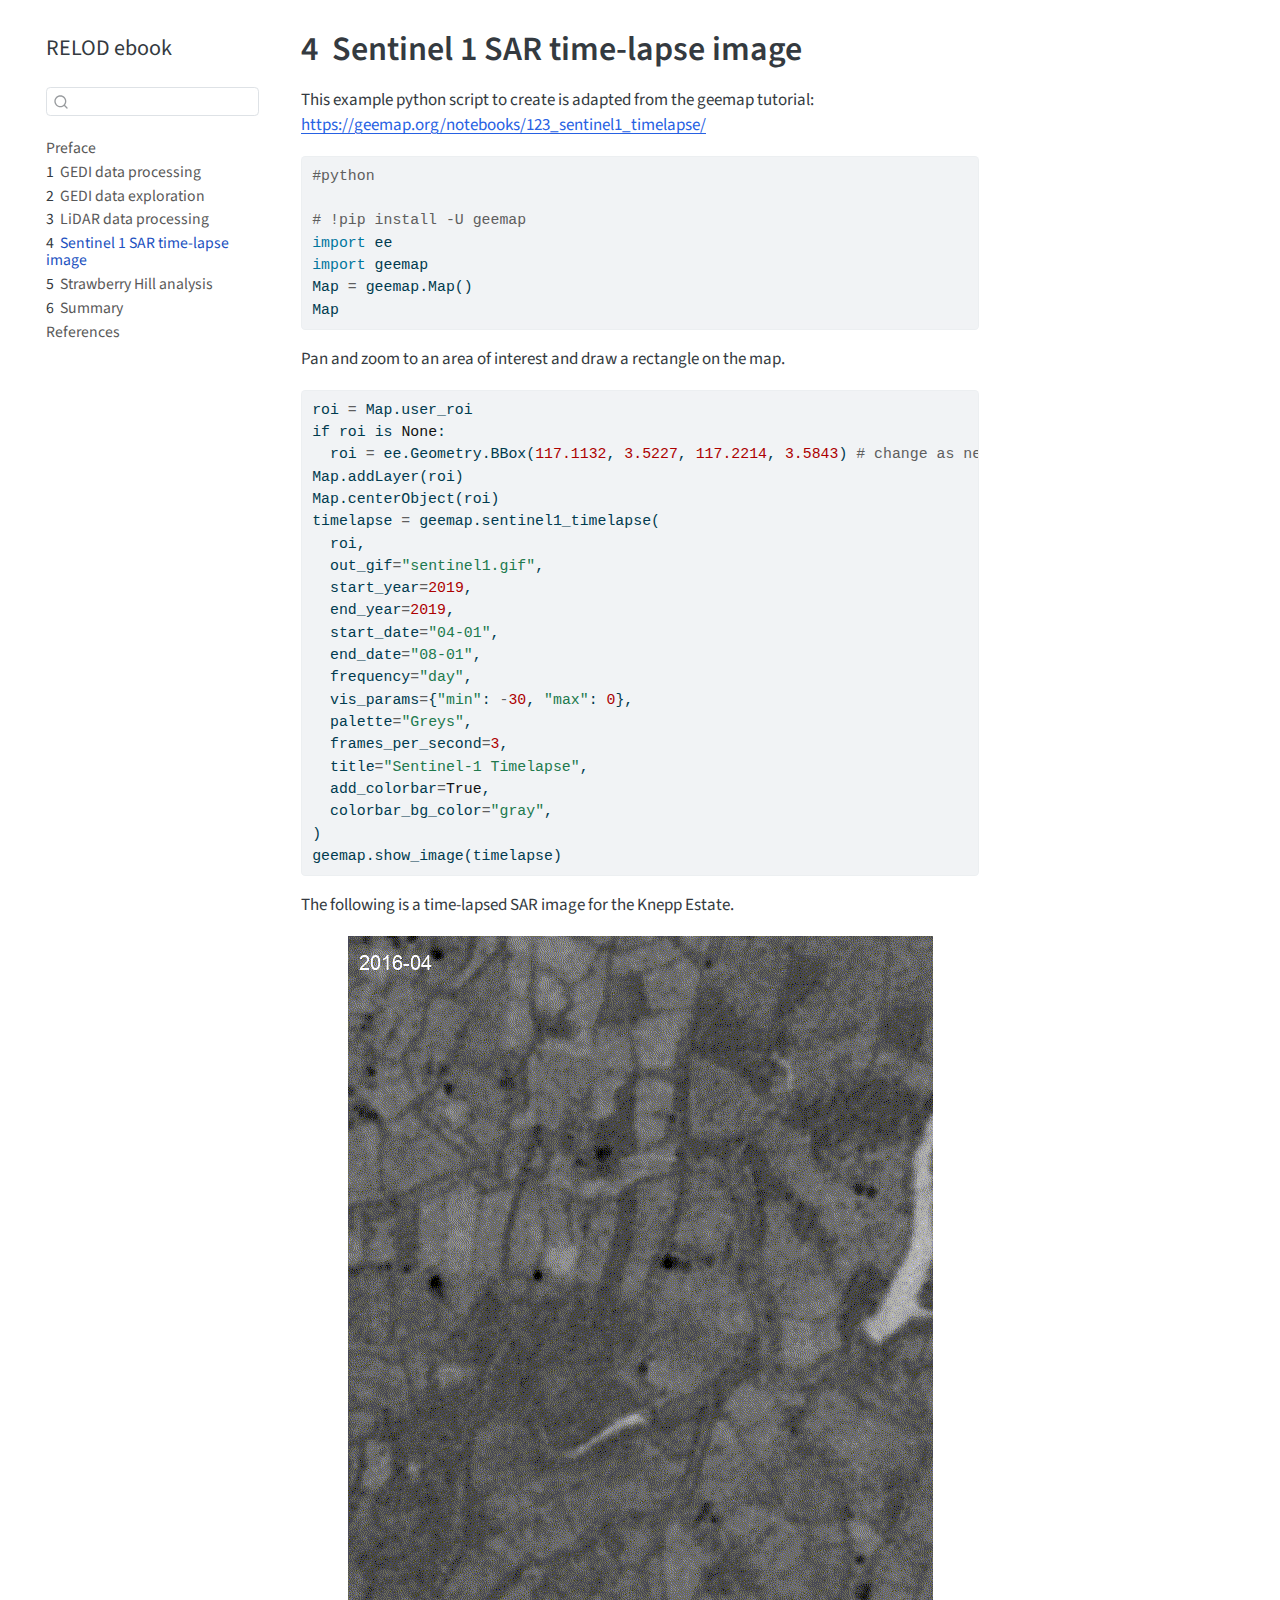
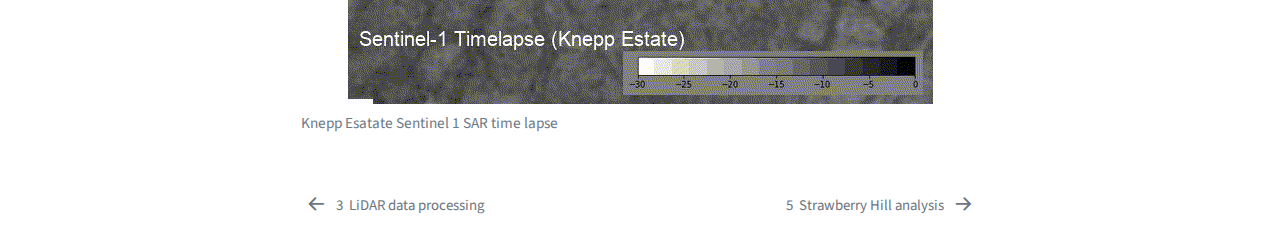
<file: docs/sentinel1.html>
<!DOCTYPE html>
<html xmlns="http://www.w3.org/1999/xhtml" lang="en" xml:lang="en"><head>

<meta charset="utf-8">
<meta name="generator" content="quarto-1.4.553">

<meta name="viewport" content="width=device-width, initial-scale=1.0, user-scalable=yes">


<title>RELOD ebook - 4&nbsp; Sentinel 1 SAR time-lapse image</title>
<style>
code{white-space: pre-wrap;}
span.smallcaps{font-variant: small-caps;}
div.columns{display: flex; gap: min(4vw, 1.5em);}
div.column{flex: auto; overflow-x: auto;}
div.hanging-indent{margin-left: 1.5em; text-indent: -1.5em;}
ul.task-list{list-style: none;}
ul.task-list li input[type="checkbox"] {
  width: 0.8em;
  margin: 0 0.8em 0.2em -1em; /* quarto-specific, see https://github.com/quarto-dev/quarto-cli/issues/4556 */ 
  vertical-align: middle;
}
/* CSS for syntax highlighting */
pre > code.sourceCode { white-space: pre; position: relative; }
pre > code.sourceCode > span { line-height: 1.25; }
pre > code.sourceCode > span:empty { height: 1.2em; }
.sourceCode { overflow: visible; }
code.sourceCode > span { color: inherit; text-decoration: inherit; }
div.sourceCode { margin: 1em 0; }
pre.sourceCode { margin: 0; }
@media screen {
div.sourceCode { overflow: auto; }
}
@media print {
pre > code.sourceCode { white-space: pre-wrap; }
pre > code.sourceCode > span { text-indent: -5em; padding-left: 5em; }
}
pre.numberSource code
  { counter-reset: source-line 0; }
pre.numberSource code > span
  { position: relative; left: -4em; counter-increment: source-line; }
pre.numberSource code > span > a:first-child::before
  { content: counter(source-line);
    position: relative; left: -1em; text-align: right; vertical-align: baseline;
    border: none; display: inline-block;
    -webkit-touch-callout: none; -webkit-user-select: none;
    -khtml-user-select: none; -moz-user-select: none;
    -ms-user-select: none; user-select: none;
    padding: 0 4px; width: 4em;
  }
pre.numberSource { margin-left: 3em;  padding-left: 4px; }
div.sourceCode
  {   }
@media screen {
pre > code.sourceCode > span > a:first-child::before { text-decoration: underline; }
}
</style>


<script src="site_libs/quarto-nav/quarto-nav.js"></script>
<script src="site_libs/quarto-nav/headroom.min.js"></script>
<script src="site_libs/clipboard/clipboard.min.js"></script>
<script src="site_libs/quarto-search/autocomplete.umd.js"></script>
<script src="site_libs/quarto-search/fuse.min.js"></script>
<script src="site_libs/quarto-search/quarto-search.js"></script>
<meta name="quarto:offset" content="./">
<link href="./sh_RS_comparison.html" rel="next">
<link href="./lidar_processing.html" rel="prev">
<script src="site_libs/quarto-html/quarto.js"></script>
<script src="site_libs/quarto-html/popper.min.js"></script>
<script src="site_libs/quarto-html/tippy.umd.min.js"></script>
<script src="site_libs/quarto-html/anchor.min.js"></script>
<link href="site_libs/quarto-html/tippy.css" rel="stylesheet">
<link href="site_libs/quarto-html/quarto-syntax-highlighting.css" rel="stylesheet" id="quarto-text-highlighting-styles">
<script src="site_libs/bootstrap/bootstrap.min.js"></script>
<link href="site_libs/bootstrap/bootstrap-icons.css" rel="stylesheet">
<link href="site_libs/bootstrap/bootstrap.min.css" rel="stylesheet" id="quarto-bootstrap" data-mode="light">
<script id="quarto-search-options" type="application/json">{
  "location": "sidebar",
  "copy-button": false,
  "collapse-after": 3,
  "panel-placement": "start",
  "type": "textbox",
  "limit": 50,
  "keyboard-shortcut": [
    "f",
    "/",
    "s"
  ],
  "show-item-context": false,
  "language": {
    "search-no-results-text": "No results",
    "search-matching-documents-text": "matching documents",
    "search-copy-link-title": "Copy link to search",
    "search-hide-matches-text": "Hide additional matches",
    "search-more-match-text": "more match in this document",
    "search-more-matches-text": "more matches in this document",
    "search-clear-button-title": "Clear",
    "search-text-placeholder": "",
    "search-detached-cancel-button-title": "Cancel",
    "search-submit-button-title": "Submit",
    "search-label": "Search"
  }
}</script>


</head>

<body class="nav-sidebar floating">

<div id="quarto-search-results"></div>
  <header id="quarto-header" class="headroom fixed-top">
  <nav class="quarto-secondary-nav">
    <div class="container-fluid d-flex">
      <button type="button" class="quarto-btn-toggle btn" data-bs-toggle="collapse" data-bs-target=".quarto-sidebar-collapse-item" aria-controls="quarto-sidebar" aria-expanded="false" aria-label="Toggle sidebar navigation" onclick="if (window.quartoToggleHeadroom) { window.quartoToggleHeadroom(); }">
        <i class="bi bi-layout-text-sidebar-reverse"></i>
      </button>
        <nav class="quarto-page-breadcrumbs" aria-label="breadcrumb"><ol class="breadcrumb"><li class="breadcrumb-item"><a href="./sentinel1.html"><span class="chapter-number">4</span>&nbsp; <span class="chapter-title">Sentinel 1 SAR time-lapse image</span></a></li></ol></nav>
        <a class="flex-grow-1" role="button" data-bs-toggle="collapse" data-bs-target=".quarto-sidebar-collapse-item" aria-controls="quarto-sidebar" aria-expanded="false" aria-label="Toggle sidebar navigation" onclick="if (window.quartoToggleHeadroom) { window.quartoToggleHeadroom(); }">      
        </a>
      <button type="button" class="btn quarto-search-button" aria-label="" onclick="window.quartoOpenSearch();">
        <i class="bi bi-search"></i>
      </button>
    </div>
  </nav>
</header>
<!-- content -->
<div id="quarto-content" class="quarto-container page-columns page-rows-contents page-layout-article">
<!-- sidebar -->
  <nav id="quarto-sidebar" class="sidebar collapse collapse-horizontal quarto-sidebar-collapse-item sidebar-navigation floating overflow-auto">
    <div class="pt-lg-2 mt-2 text-left sidebar-header">
    <div class="sidebar-title mb-0 py-0">
      <a href="./">RELOD ebook</a> 
    </div>
      </div>
        <div class="mt-2 flex-shrink-0 align-items-center">
        <div class="sidebar-search">
        <div id="quarto-search" class="" title="Search"></div>
        </div>
        </div>
    <div class="sidebar-menu-container"> 
    <ul class="list-unstyled mt-1">
        <li class="sidebar-item">
  <div class="sidebar-item-container"> 
  <a href="./index.html" class="sidebar-item-text sidebar-link">
 <span class="menu-text">Preface</span></a>
  </div>
</li>
        <li class="sidebar-item">
  <div class="sidebar-item-container"> 
  <a href="./gedi_processing.html" class="sidebar-item-text sidebar-link">
 <span class="menu-text"><span class="chapter-number">1</span>&nbsp; <span class="chapter-title">GEDI data processing</span></span></a>
  </div>
</li>
        <li class="sidebar-item">
  <div class="sidebar-item-container"> 
  <a href="./gedi_exploration.html" class="sidebar-item-text sidebar-link">
 <span class="menu-text"><span class="chapter-number">2</span>&nbsp; <span class="chapter-title">GEDI data exploration</span></span></a>
  </div>
</li>
        <li class="sidebar-item">
  <div class="sidebar-item-container"> 
  <a href="./lidar_processing.html" class="sidebar-item-text sidebar-link">
 <span class="menu-text"><span class="chapter-number">3</span>&nbsp; <span class="chapter-title">LiDAR data processing</span></span></a>
  </div>
</li>
        <li class="sidebar-item">
  <div class="sidebar-item-container"> 
  <a href="./sentinel1.html" class="sidebar-item-text sidebar-link active">
 <span class="menu-text"><span class="chapter-number">4</span>&nbsp; <span class="chapter-title">Sentinel 1 SAR time-lapse image</span></span></a>
  </div>
</li>
        <li class="sidebar-item">
  <div class="sidebar-item-container"> 
  <a href="./sh_RS_comparison.html" class="sidebar-item-text sidebar-link">
 <span class="menu-text"><span class="chapter-number">5</span>&nbsp; <span class="chapter-title">Strawberry Hill analysis</span></span></a>
  </div>
</li>
        <li class="sidebar-item">
  <div class="sidebar-item-container"> 
  <a href="./summary.html" class="sidebar-item-text sidebar-link">
 <span class="menu-text"><span class="chapter-number">6</span>&nbsp; <span class="chapter-title">Summary</span></span></a>
  </div>
</li>
        <li class="sidebar-item">
  <div class="sidebar-item-container"> 
  <a href="./references.html" class="sidebar-item-text sidebar-link">
 <span class="menu-text">References</span></a>
  </div>
</li>
    </ul>
    </div>
</nav>
<div id="quarto-sidebar-glass" class="quarto-sidebar-collapse-item" data-bs-toggle="collapse" data-bs-target=".quarto-sidebar-collapse-item"></div>
<!-- margin-sidebar -->
    <div id="quarto-margin-sidebar" class="sidebar margin-sidebar">
        
    </div>
<!-- main -->
<main class="content" id="quarto-document-content">

<header id="title-block-header" class="quarto-title-block default">
<div class="quarto-title">
<h1 class="title"><span class="chapter-number">4</span>&nbsp; <span class="chapter-title">Sentinel 1 SAR time-lapse image</span></h1>
</div>



<div class="quarto-title-meta">

    
  
    
  </div>
  


</header>


<p>This example python script to create is adapted from the geemap tutorial: <a href="https://geemap.org/notebooks/123_sentinel1_timelapse/" class="uri">https://geemap.org/notebooks/123_sentinel1_timelapse/</a></p>
<div class="sourceCode" id="cb1"><pre class="sourceCode python code-with-copy"><code class="sourceCode python"><span id="cb1-1"><a href="#cb1-1" aria-hidden="true" tabindex="-1"></a><span class="co">#python</span></span>
<span id="cb1-2"><a href="#cb1-2" aria-hidden="true" tabindex="-1"></a></span>
<span id="cb1-3"><a href="#cb1-3" aria-hidden="true" tabindex="-1"></a><span class="co"># !pip install -U geemap</span></span>
<span id="cb1-4"><a href="#cb1-4" aria-hidden="true" tabindex="-1"></a><span class="im">import</span> ee</span>
<span id="cb1-5"><a href="#cb1-5" aria-hidden="true" tabindex="-1"></a><span class="im">import</span> geemap</span>
<span id="cb1-6"><a href="#cb1-6" aria-hidden="true" tabindex="-1"></a>Map <span class="op">=</span> geemap.Map()</span>
<span id="cb1-7"><a href="#cb1-7" aria-hidden="true" tabindex="-1"></a>Map</span></code><button title="Copy to Clipboard" class="code-copy-button"><i class="bi"></i></button></pre></div>
<p>Pan and zoom to an area of interest and draw a rectangle on the map.</p>
<div class="sourceCode" id="cb2"><pre class="sourceCode python code-with-copy"><code class="sourceCode python"><span id="cb2-1"><a href="#cb2-1" aria-hidden="true" tabindex="-1"></a>roi <span class="op">=</span> Map.user_roi</span>
<span id="cb2-2"><a href="#cb2-2" aria-hidden="true" tabindex="-1"></a><span class="cf">if</span> roi <span class="kw">is</span> <span class="va">None</span>:</span>
<span id="cb2-3"><a href="#cb2-3" aria-hidden="true" tabindex="-1"></a>  roi <span class="op">=</span> ee.Geometry.BBox(<span class="fl">117.1132</span>, <span class="fl">3.5227</span>, <span class="fl">117.2214</span>, <span class="fl">3.5843</span>) <span class="co"># change as needed</span></span>
<span id="cb2-4"><a href="#cb2-4" aria-hidden="true" tabindex="-1"></a>Map.addLayer(roi)</span>
<span id="cb2-5"><a href="#cb2-5" aria-hidden="true" tabindex="-1"></a>Map.centerObject(roi)</span>
<span id="cb2-6"><a href="#cb2-6" aria-hidden="true" tabindex="-1"></a>timelapse <span class="op">=</span> geemap.sentinel1_timelapse(</span>
<span id="cb2-7"><a href="#cb2-7" aria-hidden="true" tabindex="-1"></a>  roi,</span>
<span id="cb2-8"><a href="#cb2-8" aria-hidden="true" tabindex="-1"></a>  out_gif<span class="op">=</span><span class="st">"sentinel1.gif"</span>,</span>
<span id="cb2-9"><a href="#cb2-9" aria-hidden="true" tabindex="-1"></a>  start_year<span class="op">=</span><span class="dv">2019</span>,</span>
<span id="cb2-10"><a href="#cb2-10" aria-hidden="true" tabindex="-1"></a>  end_year<span class="op">=</span><span class="dv">2019</span>,</span>
<span id="cb2-11"><a href="#cb2-11" aria-hidden="true" tabindex="-1"></a>  start_date<span class="op">=</span><span class="st">"04-01"</span>,</span>
<span id="cb2-12"><a href="#cb2-12" aria-hidden="true" tabindex="-1"></a>  end_date<span class="op">=</span><span class="st">"08-01"</span>,</span>
<span id="cb2-13"><a href="#cb2-13" aria-hidden="true" tabindex="-1"></a>  frequency<span class="op">=</span><span class="st">"day"</span>,</span>
<span id="cb2-14"><a href="#cb2-14" aria-hidden="true" tabindex="-1"></a>  vis_params<span class="op">=</span>{<span class="st">"min"</span>: <span class="op">-</span><span class="dv">30</span>, <span class="st">"max"</span>: <span class="dv">0</span>},</span>
<span id="cb2-15"><a href="#cb2-15" aria-hidden="true" tabindex="-1"></a>  palette<span class="op">=</span><span class="st">"Greys"</span>,</span>
<span id="cb2-16"><a href="#cb2-16" aria-hidden="true" tabindex="-1"></a>  frames_per_second<span class="op">=</span><span class="dv">3</span>,</span>
<span id="cb2-17"><a href="#cb2-17" aria-hidden="true" tabindex="-1"></a>  title<span class="op">=</span><span class="st">"Sentinel-1 Timelapse"</span>,</span>
<span id="cb2-18"><a href="#cb2-18" aria-hidden="true" tabindex="-1"></a>  add_colorbar<span class="op">=</span><span class="va">True</span>,</span>
<span id="cb2-19"><a href="#cb2-19" aria-hidden="true" tabindex="-1"></a>  colorbar_bg_color<span class="op">=</span><span class="st">"gray"</span>,</span>
<span id="cb2-20"><a href="#cb2-20" aria-hidden="true" tabindex="-1"></a>)</span>
<span id="cb2-21"><a href="#cb2-21" aria-hidden="true" tabindex="-1"></a>geemap.show_image(timelapse)</span></code><button title="Copy to Clipboard" class="code-copy-button"><i class="bi"></i></button></pre></div>
<p>The following is a time-lapsed SAR image for the Knepp Estate.</p>
<div class="quarto-figure quarto-figure-center">
<figure class="figure">
<p><img src="sentinel1 Knepp.gif" class="img-fluid figure-img"></p>
<figcaption>Knepp Esatate Sentinel 1 SAR time lapse</figcaption>
</figure>
</div>



</main> <!-- /main -->
<script id="quarto-html-after-body" type="application/javascript">
window.document.addEventListener("DOMContentLoaded", function (event) {
  const toggleBodyColorMode = (bsSheetEl) => {
    const mode = bsSheetEl.getAttribute("data-mode");
    const bodyEl = window.document.querySelector("body");
    if (mode === "dark") {
      bodyEl.classList.add("quarto-dark");
      bodyEl.classList.remove("quarto-light");
    } else {
      bodyEl.classList.add("quarto-light");
      bodyEl.classList.remove("quarto-dark");
    }
  }
  const toggleBodyColorPrimary = () => {
    const bsSheetEl = window.document.querySelector("link#quarto-bootstrap");
    if (bsSheetEl) {
      toggleBodyColorMode(bsSheetEl);
    }
  }
  toggleBodyColorPrimary();  
  const icon = "";
  const anchorJS = new window.AnchorJS();
  anchorJS.options = {
    placement: 'right',
    icon: icon
  };
  anchorJS.add('.anchored');
  const isCodeAnnotation = (el) => {
    for (const clz of el.classList) {
      if (clz.startsWith('code-annotation-')) {                     
        return true;
      }
    }
    return false;
  }
  const clipboard = new window.ClipboardJS('.code-copy-button', {
    text: function(trigger) {
      const codeEl = trigger.previousElementSibling.cloneNode(true);
      for (const childEl of codeEl.children) {
        if (isCodeAnnotation(childEl)) {
          childEl.remove();
        }
      }
      return codeEl.innerText;
    }
  });
  clipboard.on('success', function(e) {
    // button target
    const button = e.trigger;
    // don't keep focus
    button.blur();
    // flash "checked"
    button.classList.add('code-copy-button-checked');
    var currentTitle = button.getAttribute("title");
    button.setAttribute("title", "Copied!");
    let tooltip;
    if (window.bootstrap) {
      button.setAttribute("data-bs-toggle", "tooltip");
      button.setAttribute("data-bs-placement", "left");
      button.setAttribute("data-bs-title", "Copied!");
      tooltip = new bootstrap.Tooltip(button, 
        { trigger: "manual", 
          customClass: "code-copy-button-tooltip",
          offset: [0, -8]});
      tooltip.show();    
    }
    setTimeout(function() {
      if (tooltip) {
        tooltip.hide();
        button.removeAttribute("data-bs-title");
        button.removeAttribute("data-bs-toggle");
        button.removeAttribute("data-bs-placement");
      }
      button.setAttribute("title", currentTitle);
      button.classList.remove('code-copy-button-checked');
    }, 1000);
    // clear code selection
    e.clearSelection();
  });
    var localhostRegex = new RegExp(/^(?:http|https):\/\/localhost\:?[0-9]*\//);
    var mailtoRegex = new RegExp(/^mailto:/);
      var filterRegex = new RegExp('/' + window.location.host + '/');
    var isInternal = (href) => {
        return filterRegex.test(href) || localhostRegex.test(href) || mailtoRegex.test(href);
    }
    // Inspect non-navigation links and adorn them if external
 	var links = window.document.querySelectorAll('a[href]:not(.nav-link):not(.navbar-brand):not(.toc-action):not(.sidebar-link):not(.sidebar-item-toggle):not(.pagination-link):not(.no-external):not([aria-hidden]):not(.dropdown-item):not(.quarto-navigation-tool)');
    for (var i=0; i<links.length; i++) {
      const link = links[i];
      if (!isInternal(link.href)) {
        // undo the damage that might have been done by quarto-nav.js in the case of
        // links that we want to consider external
        if (link.dataset.originalHref !== undefined) {
          link.href = link.dataset.originalHref;
        }
      }
    }
  function tippyHover(el, contentFn, onTriggerFn, onUntriggerFn) {
    const config = {
      allowHTML: true,
      maxWidth: 500,
      delay: 100,
      arrow: false,
      appendTo: function(el) {
          return el.parentElement;
      },
      interactive: true,
      interactiveBorder: 10,
      theme: 'quarto',
      placement: 'bottom-start',
    };
    if (contentFn) {
      config.content = contentFn;
    }
    if (onTriggerFn) {
      config.onTrigger = onTriggerFn;
    }
    if (onUntriggerFn) {
      config.onUntrigger = onUntriggerFn;
    }
    window.tippy(el, config); 
  }
  const noterefs = window.document.querySelectorAll('a[role="doc-noteref"]');
  for (var i=0; i<noterefs.length; i++) {
    const ref = noterefs[i];
    tippyHover(ref, function() {
      // use id or data attribute instead here
      let href = ref.getAttribute('data-footnote-href') || ref.getAttribute('href');
      try { href = new URL(href).hash; } catch {}
      const id = href.replace(/^#\/?/, "");
      const note = window.document.getElementById(id);
      if (note) {
        return note.innerHTML;
      } else {
        return "";
      }
    });
  }
  const xrefs = window.document.querySelectorAll('a.quarto-xref');
  const processXRef = (id, note) => {
    // Strip column container classes
    const stripColumnClz = (el) => {
      el.classList.remove("page-full", "page-columns");
      if (el.children) {
        for (const child of el.children) {
          stripColumnClz(child);
        }
      }
    }
    stripColumnClz(note)
    if (id === null || id.startsWith('sec-')) {
      // Special case sections, only their first couple elements
      const container = document.createElement("div");
      if (note.children && note.children.length > 2) {
        container.appendChild(note.children[0].cloneNode(true));
        for (let i = 1; i < note.children.length; i++) {
          const child = note.children[i];
          if (child.tagName === "P" && child.innerText === "") {
            continue;
          } else {
            container.appendChild(child.cloneNode(true));
            break;
          }
        }
        if (window.Quarto?.typesetMath) {
          window.Quarto.typesetMath(container);
        }
        return container.innerHTML
      } else {
        if (window.Quarto?.typesetMath) {
          window.Quarto.typesetMath(note);
        }
        return note.innerHTML;
      }
    } else {
      // Remove any anchor links if they are present
      const anchorLink = note.querySelector('a.anchorjs-link');
      if (anchorLink) {
        anchorLink.remove();
      }
      if (window.Quarto?.typesetMath) {
        window.Quarto.typesetMath(note);
      }
      // TODO in 1.5, we should make sure this works without a callout special case
      if (note.classList.contains("callout")) {
        return note.outerHTML;
      } else {
        return note.innerHTML;
      }
    }
  }
  for (var i=0; i<xrefs.length; i++) {
    const xref = xrefs[i];
    tippyHover(xref, undefined, function(instance) {
      instance.disable();
      let url = xref.getAttribute('href');
      let hash = undefined; 
      if (url.startsWith('#')) {
        hash = url;
      } else {
        try { hash = new URL(url).hash; } catch {}
      }
      if (hash) {
        const id = hash.replace(/^#\/?/, "");
        const note = window.document.getElementById(id);
        if (note !== null) {
          try {
            const html = processXRef(id, note.cloneNode(true));
            instance.setContent(html);
          } finally {
            instance.enable();
            instance.show();
          }
        } else {
          // See if we can fetch this
          fetch(url.split('#')[0])
          .then(res => res.text())
          .then(html => {
            const parser = new DOMParser();
            const htmlDoc = parser.parseFromString(html, "text/html");
            const note = htmlDoc.getElementById(id);
            if (note !== null) {
              const html = processXRef(id, note);
              instance.setContent(html);
            } 
          }).finally(() => {
            instance.enable();
            instance.show();
          });
        }
      } else {
        // See if we can fetch a full url (with no hash to target)
        // This is a special case and we should probably do some content thinning / targeting
        fetch(url)
        .then(res => res.text())
        .then(html => {
          const parser = new DOMParser();
          const htmlDoc = parser.parseFromString(html, "text/html");
          const note = htmlDoc.querySelector('main.content');
          if (note !== null) {
            // This should only happen for chapter cross references
            // (since there is no id in the URL)
            // remove the first header
            if (note.children.length > 0 && note.children[0].tagName === "HEADER") {
              note.children[0].remove();
            }
            const html = processXRef(null, note);
            instance.setContent(html);
          } 
        }).finally(() => {
          instance.enable();
          instance.show();
        });
      }
    }, function(instance) {
    });
  }
      let selectedAnnoteEl;
      const selectorForAnnotation = ( cell, annotation) => {
        let cellAttr = 'data-code-cell="' + cell + '"';
        let lineAttr = 'data-code-annotation="' +  annotation + '"';
        const selector = 'span[' + cellAttr + '][' + lineAttr + ']';
        return selector;
      }
      const selectCodeLines = (annoteEl) => {
        const doc = window.document;
        const targetCell = annoteEl.getAttribute("data-target-cell");
        const targetAnnotation = annoteEl.getAttribute("data-target-annotation");
        const annoteSpan = window.document.querySelector(selectorForAnnotation(targetCell, targetAnnotation));
        const lines = annoteSpan.getAttribute("data-code-lines").split(",");
        const lineIds = lines.map((line) => {
          return targetCell + "-" + line;
        })
        let top = null;
        let height = null;
        let parent = null;
        if (lineIds.length > 0) {
            //compute the position of the single el (top and bottom and make a div)
            const el = window.document.getElementById(lineIds[0]);
            top = el.offsetTop;
            height = el.offsetHeight;
            parent = el.parentElement.parentElement;
          if (lineIds.length > 1) {
            const lastEl = window.document.getElementById(lineIds[lineIds.length - 1]);
            const bottom = lastEl.offsetTop + lastEl.offsetHeight;
            height = bottom - top;
          }
          if (top !== null && height !== null && parent !== null) {
            // cook up a div (if necessary) and position it 
            let div = window.document.getElementById("code-annotation-line-highlight");
            if (div === null) {
              div = window.document.createElement("div");
              div.setAttribute("id", "code-annotation-line-highlight");
              div.style.position = 'absolute';
              parent.appendChild(div);
            }
            div.style.top = top - 2 + "px";
            div.style.height = height + 4 + "px";
            div.style.left = 0;
            let gutterDiv = window.document.getElementById("code-annotation-line-highlight-gutter");
            if (gutterDiv === null) {
              gutterDiv = window.document.createElement("div");
              gutterDiv.setAttribute("id", "code-annotation-line-highlight-gutter");
              gutterDiv.style.position = 'absolute';
              const codeCell = window.document.getElementById(targetCell);
              const gutter = codeCell.querySelector('.code-annotation-gutter');
              gutter.appendChild(gutterDiv);
            }
            gutterDiv.style.top = top - 2 + "px";
            gutterDiv.style.height = height + 4 + "px";
          }
          selectedAnnoteEl = annoteEl;
        }
      };
      const unselectCodeLines = () => {
        const elementsIds = ["code-annotation-line-highlight", "code-annotation-line-highlight-gutter"];
        elementsIds.forEach((elId) => {
          const div = window.document.getElementById(elId);
          if (div) {
            div.remove();
          }
        });
        selectedAnnoteEl = undefined;
      };
        // Handle positioning of the toggle
    window.addEventListener(
      "resize",
      throttle(() => {
        elRect = undefined;
        if (selectedAnnoteEl) {
          selectCodeLines(selectedAnnoteEl);
        }
      }, 10)
    );
    function throttle(fn, ms) {
    let throttle = false;
    let timer;
      return (...args) => {
        if(!throttle) { // first call gets through
            fn.apply(this, args);
            throttle = true;
        } else { // all the others get throttled
            if(timer) clearTimeout(timer); // cancel #2
            timer = setTimeout(() => {
              fn.apply(this, args);
              timer = throttle = false;
            }, ms);
        }
      };
    }
      // Attach click handler to the DT
      const annoteDls = window.document.querySelectorAll('dt[data-target-cell]');
      for (const annoteDlNode of annoteDls) {
        annoteDlNode.addEventListener('click', (event) => {
          const clickedEl = event.target;
          if (clickedEl !== selectedAnnoteEl) {
            unselectCodeLines();
            const activeEl = window.document.querySelector('dt[data-target-cell].code-annotation-active');
            if (activeEl) {
              activeEl.classList.remove('code-annotation-active');
            }
            selectCodeLines(clickedEl);
            clickedEl.classList.add('code-annotation-active');
          } else {
            // Unselect the line
            unselectCodeLines();
            clickedEl.classList.remove('code-annotation-active');
          }
        });
      }
  const findCites = (el) => {
    const parentEl = el.parentElement;
    if (parentEl) {
      const cites = parentEl.dataset.cites;
      if (cites) {
        return {
          el,
          cites: cites.split(' ')
        };
      } else {
        return findCites(el.parentElement)
      }
    } else {
      return undefined;
    }
  };
  var bibliorefs = window.document.querySelectorAll('a[role="doc-biblioref"]');
  for (var i=0; i<bibliorefs.length; i++) {
    const ref = bibliorefs[i];
    const citeInfo = findCites(ref);
    if (citeInfo) {
      tippyHover(citeInfo.el, function() {
        var popup = window.document.createElement('div');
        citeInfo.cites.forEach(function(cite) {
          var citeDiv = window.document.createElement('div');
          citeDiv.classList.add('hanging-indent');
          citeDiv.classList.add('csl-entry');
          var biblioDiv = window.document.getElementById('ref-' + cite);
          if (biblioDiv) {
            citeDiv.innerHTML = biblioDiv.innerHTML;
          }
          popup.appendChild(citeDiv);
        });
        return popup.innerHTML;
      });
    }
  }
});
</script>
<nav class="page-navigation">
  <div class="nav-page nav-page-previous">
      <a href="./lidar_processing.html" class="pagination-link" aria-label="LiDAR data processing">
        <i class="bi bi-arrow-left-short"></i> <span class="nav-page-text"><span class="chapter-number">3</span>&nbsp; <span class="chapter-title">LiDAR data processing</span></span>
      </a>          
  </div>
  <div class="nav-page nav-page-next">
      <a href="./sh_RS_comparison.html" class="pagination-link" aria-label="Strawberry Hill analysis">
        <span class="nav-page-text"><span class="chapter-number">5</span>&nbsp; <span class="chapter-title">Strawberry Hill analysis</span></span> <i class="bi bi-arrow-right-short"></i>
      </a>
  </div>
</nav>
</div> <!-- /content -->




</body></html>
</file>
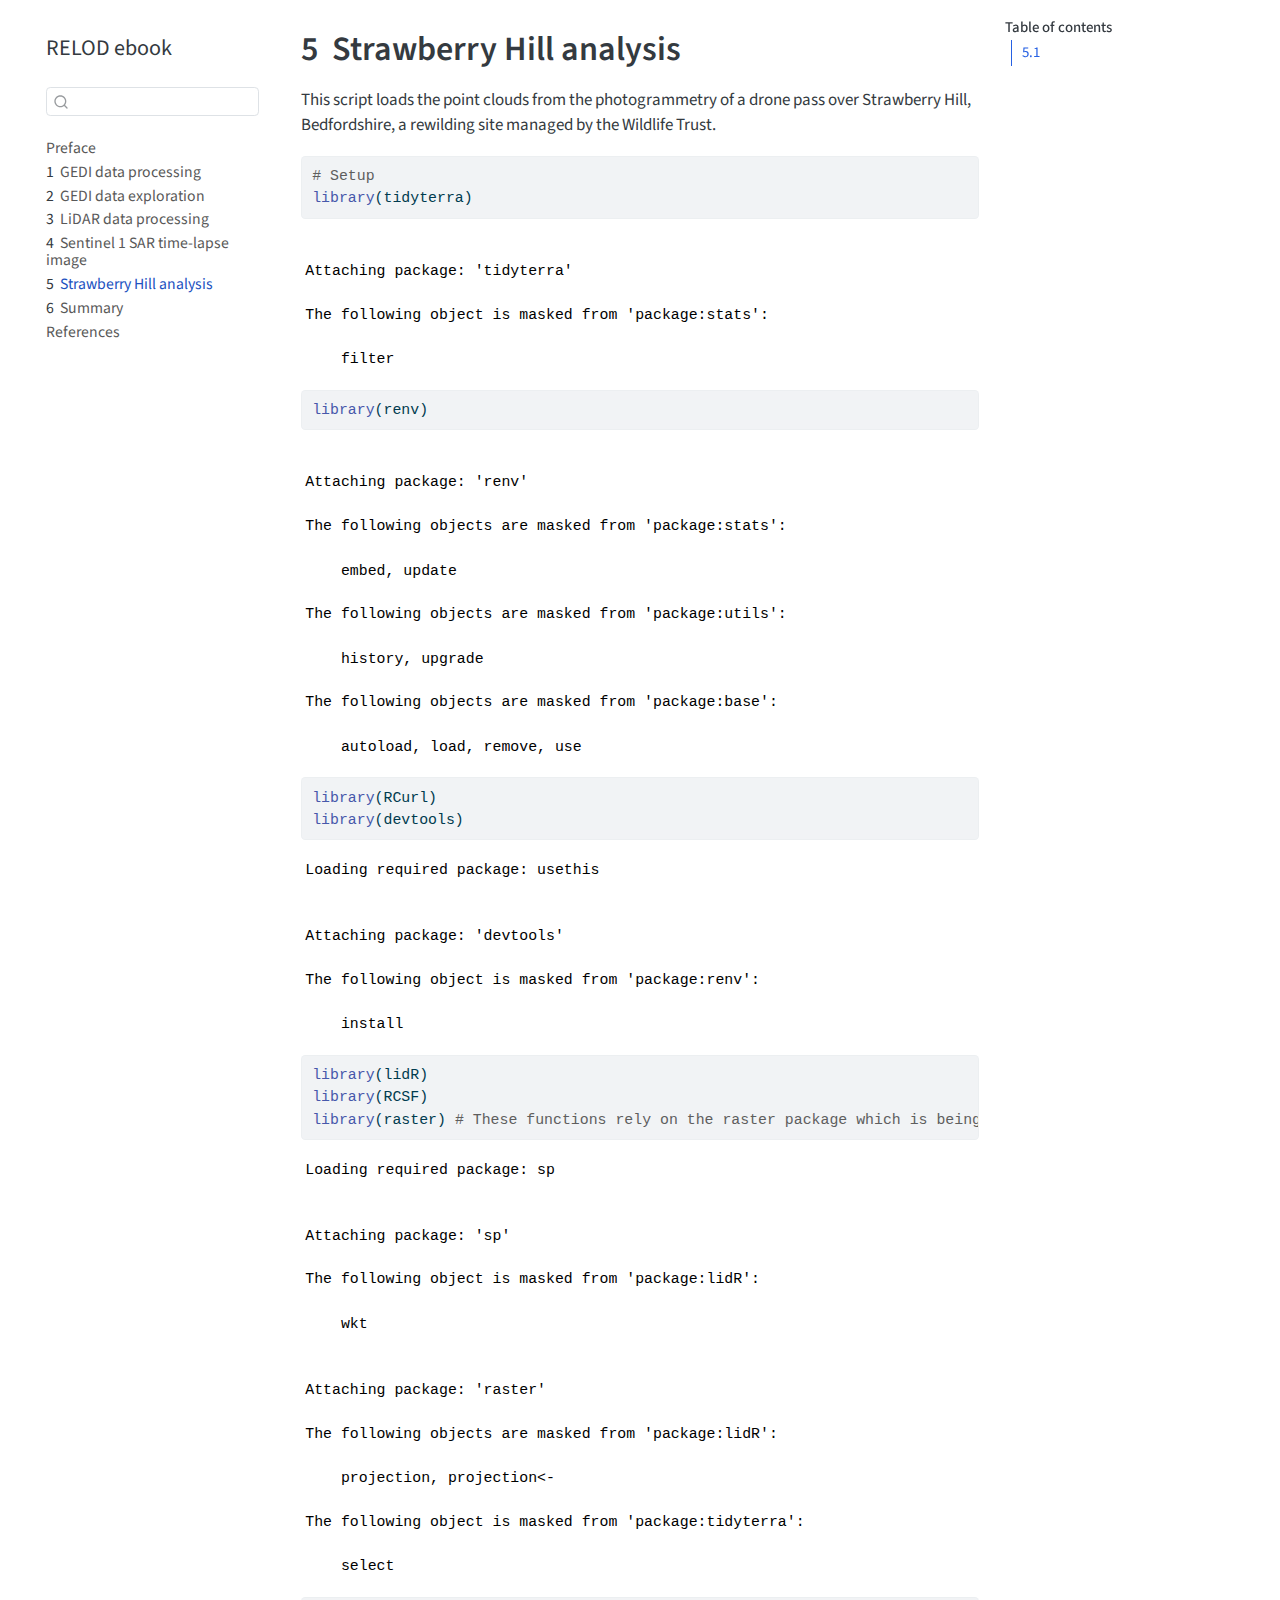
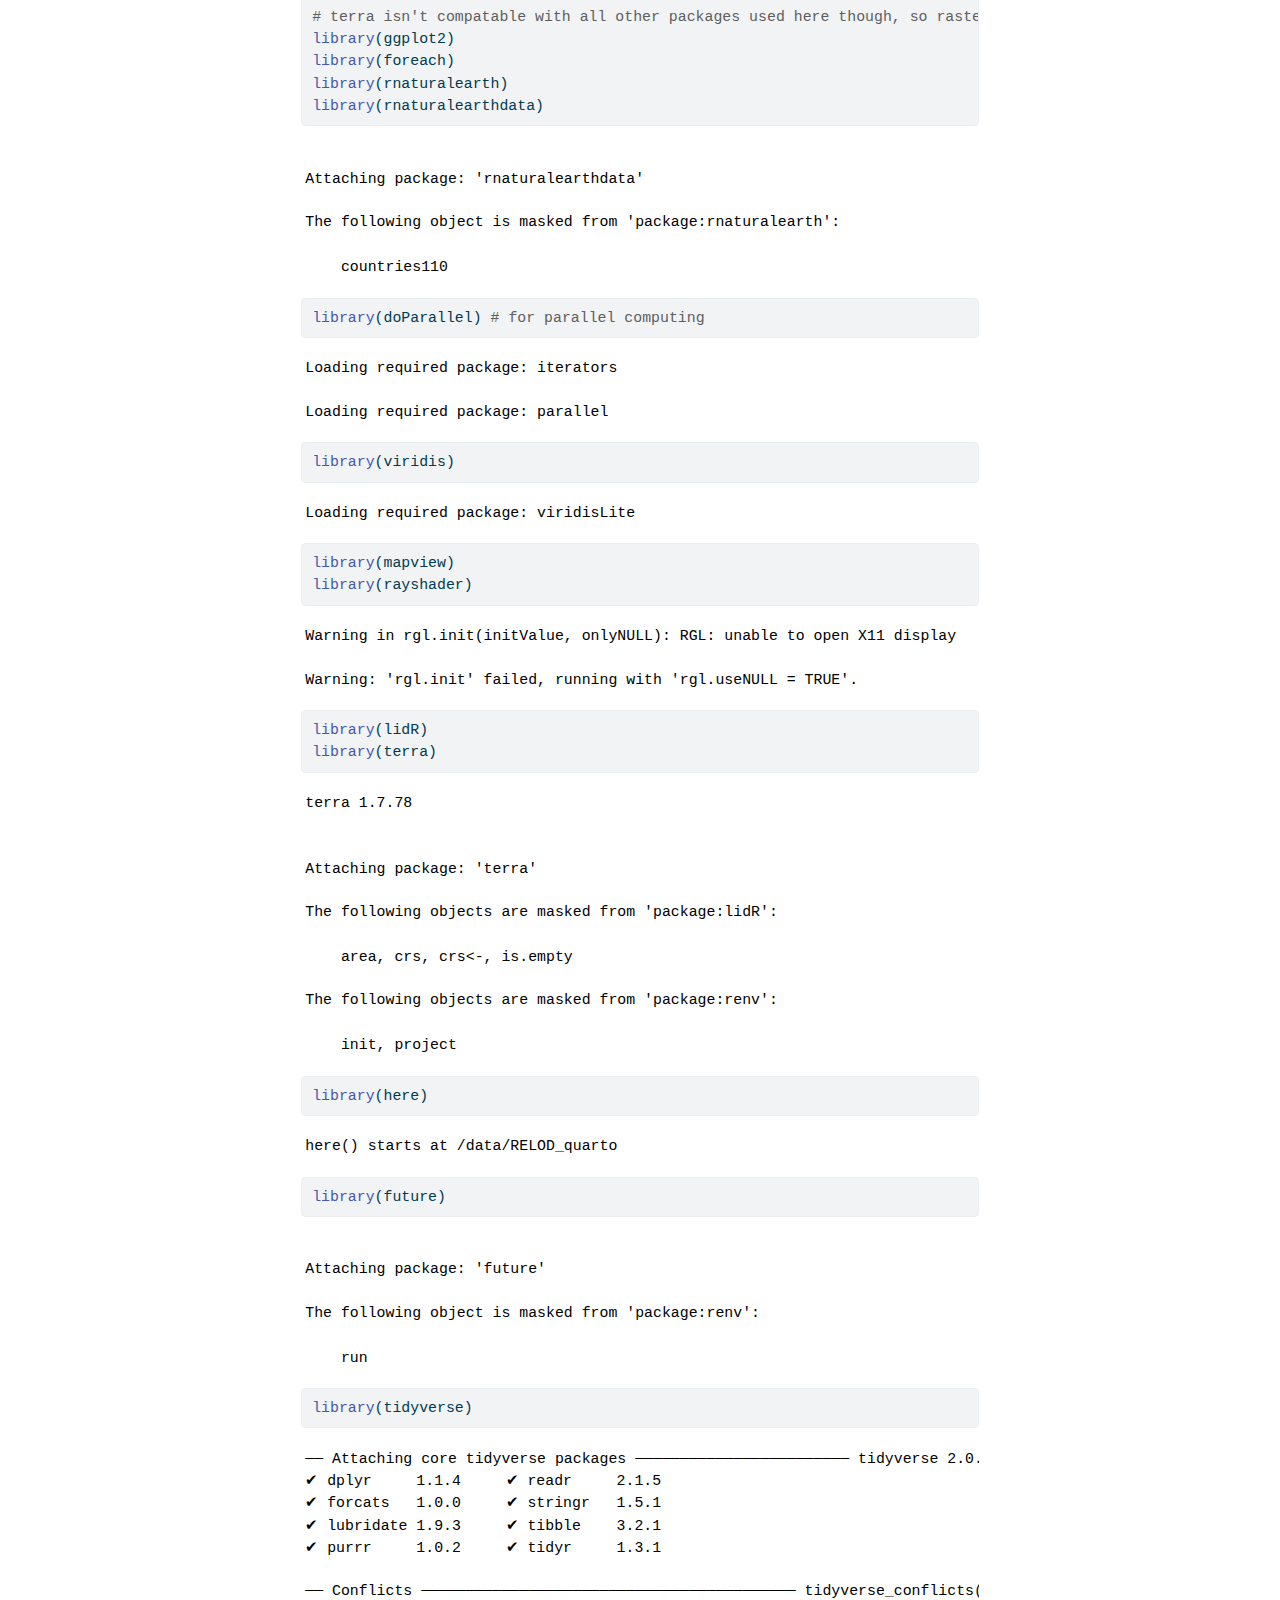
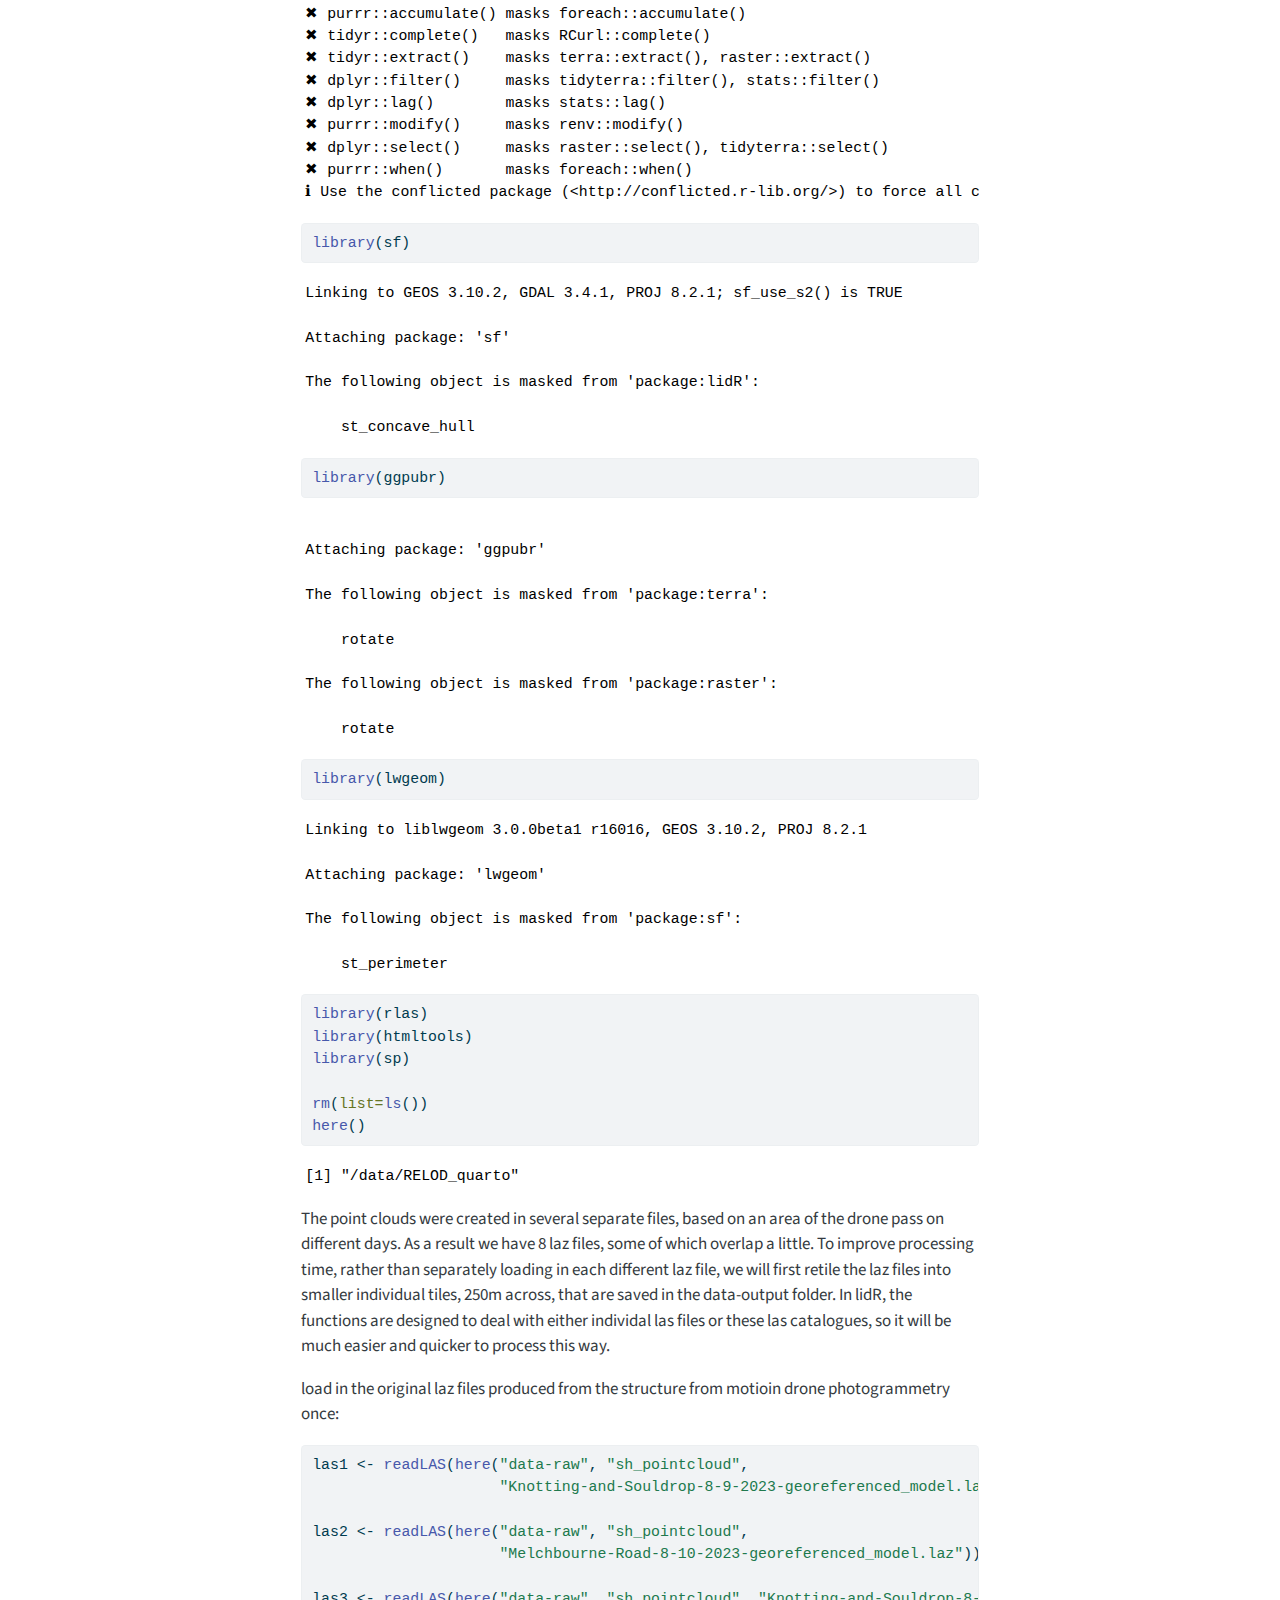
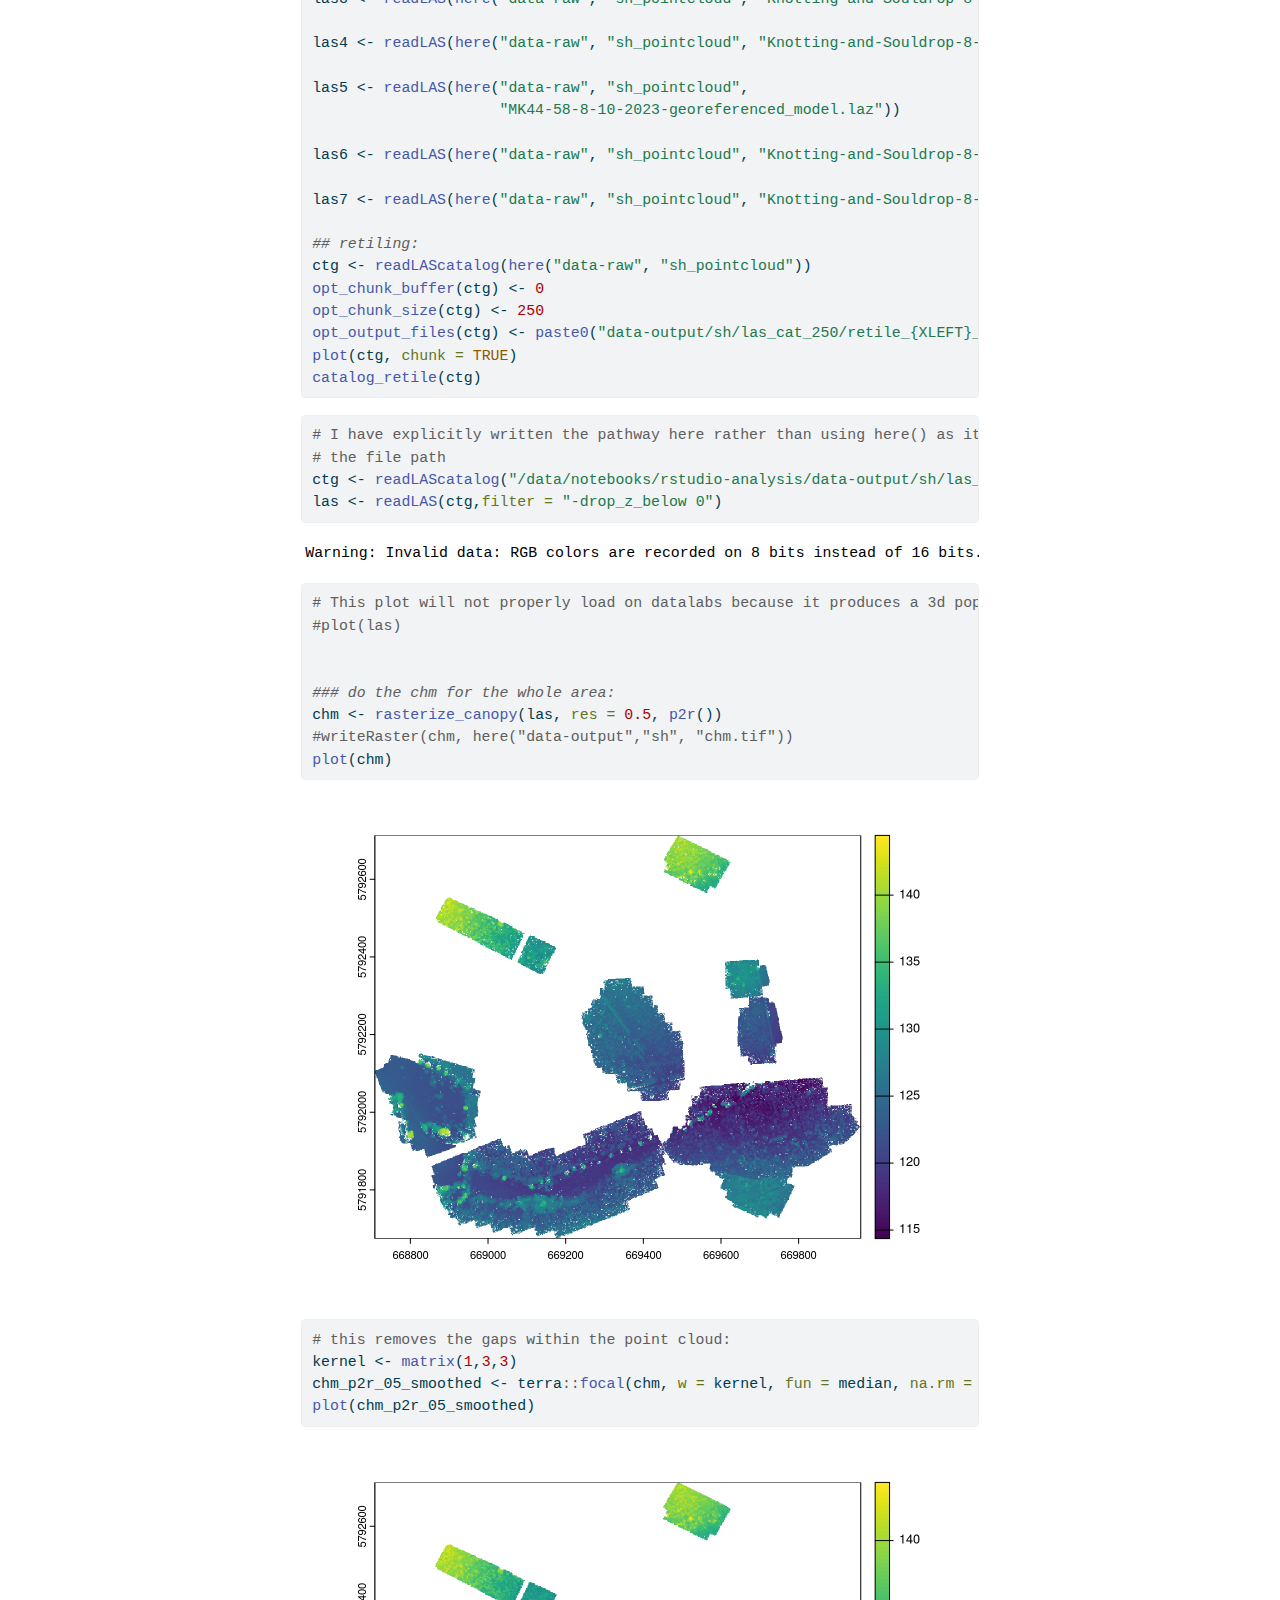
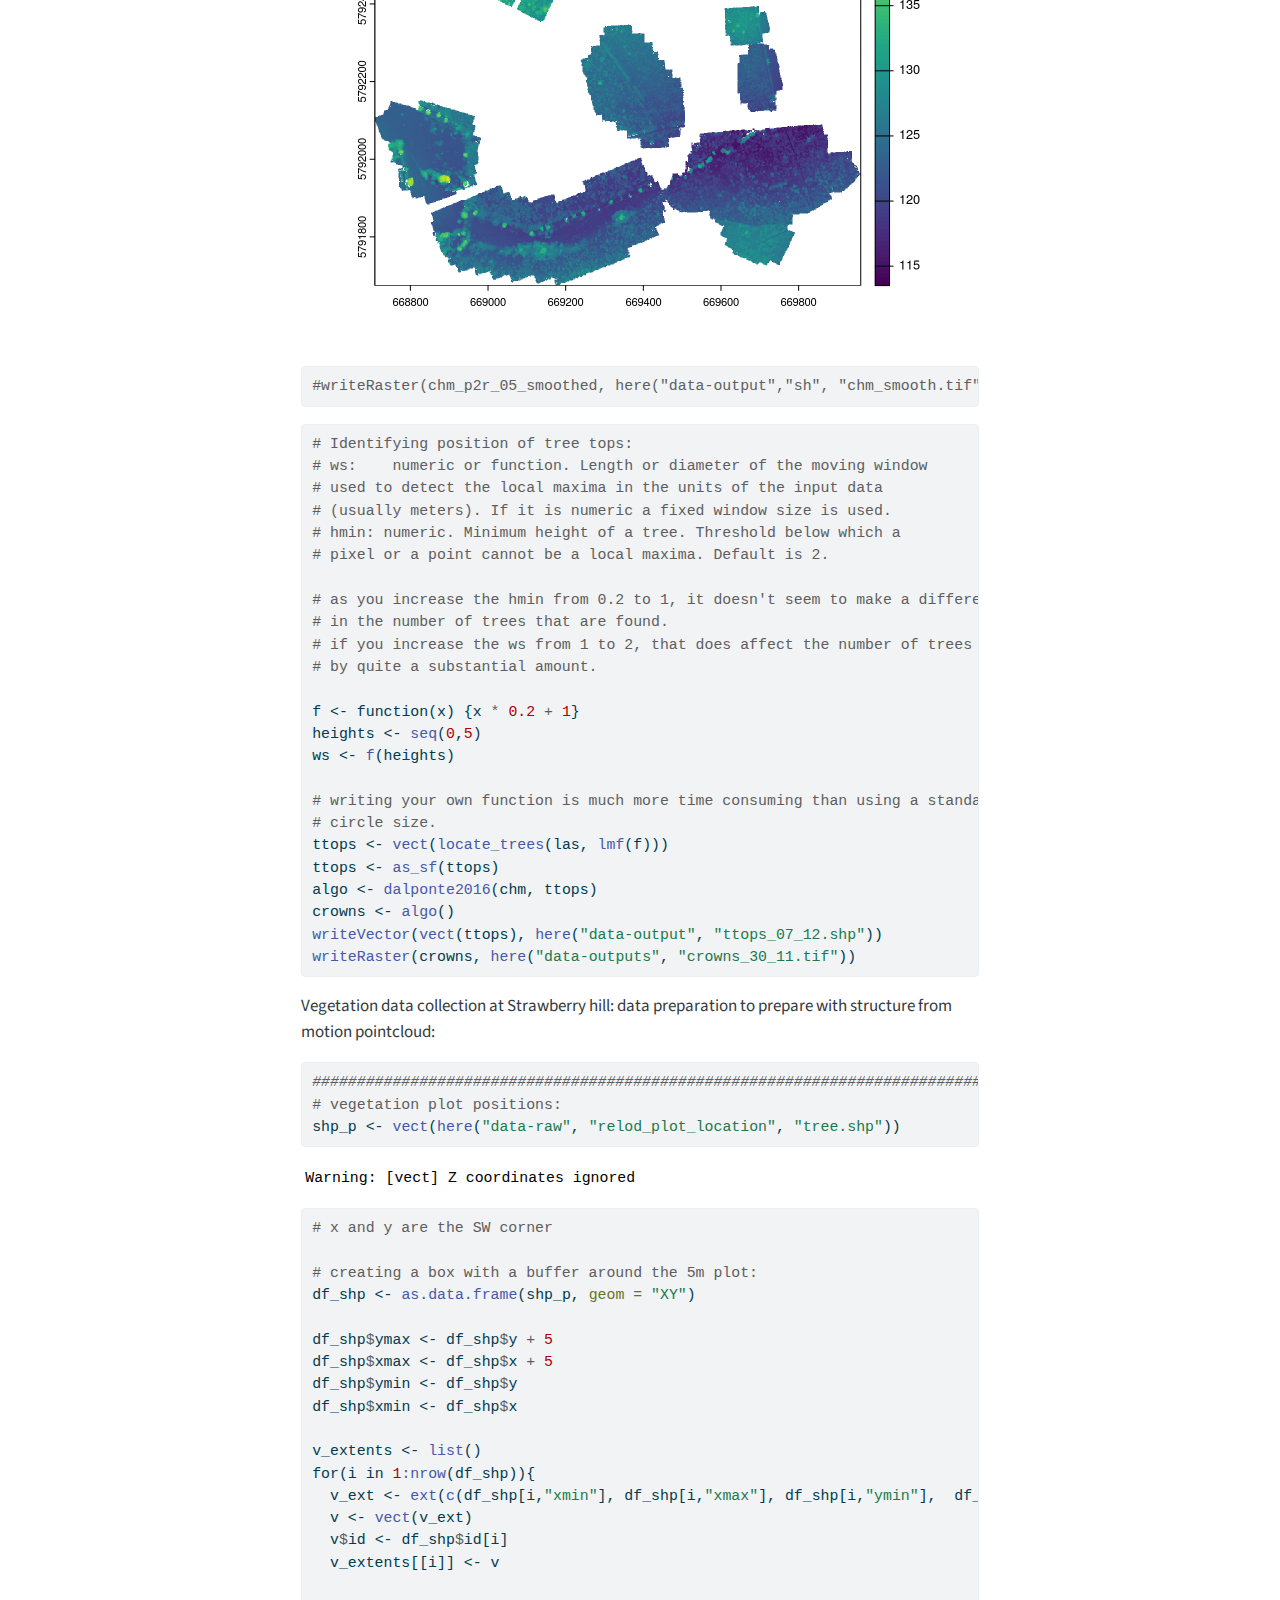
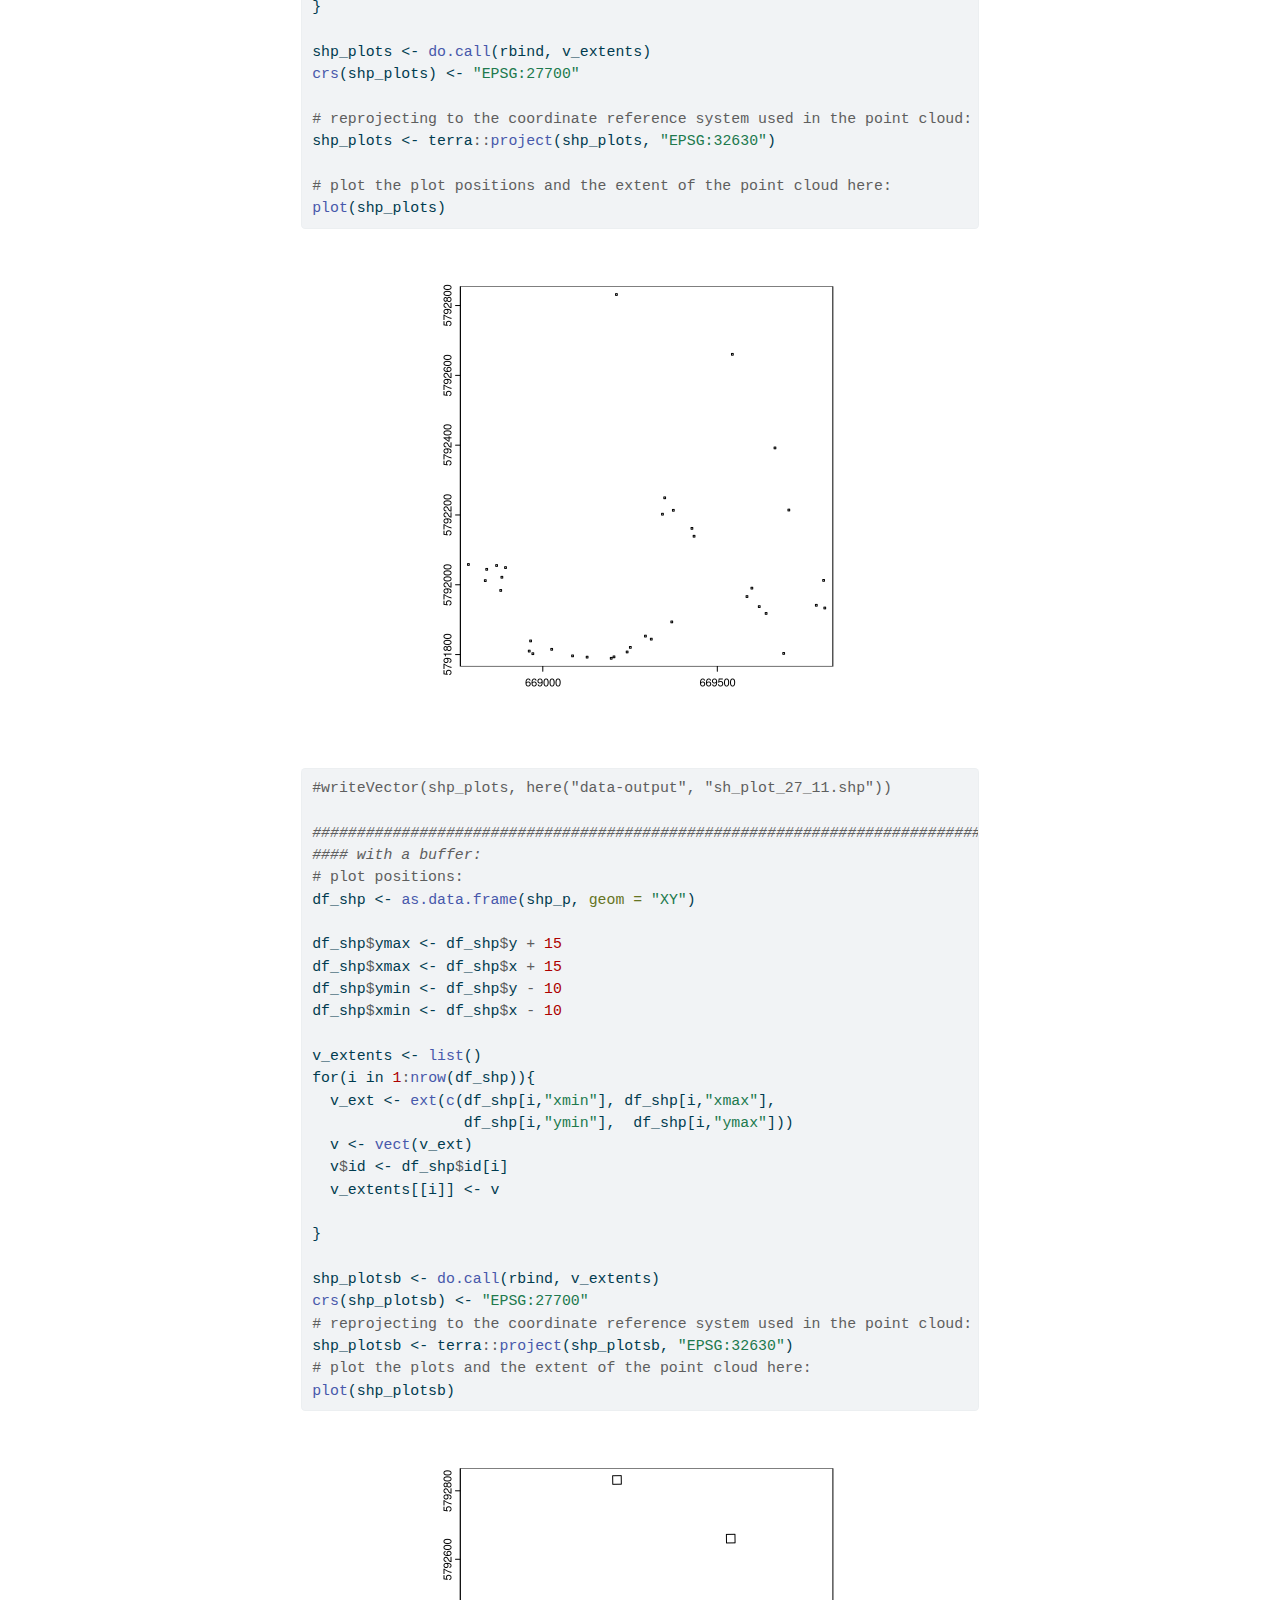
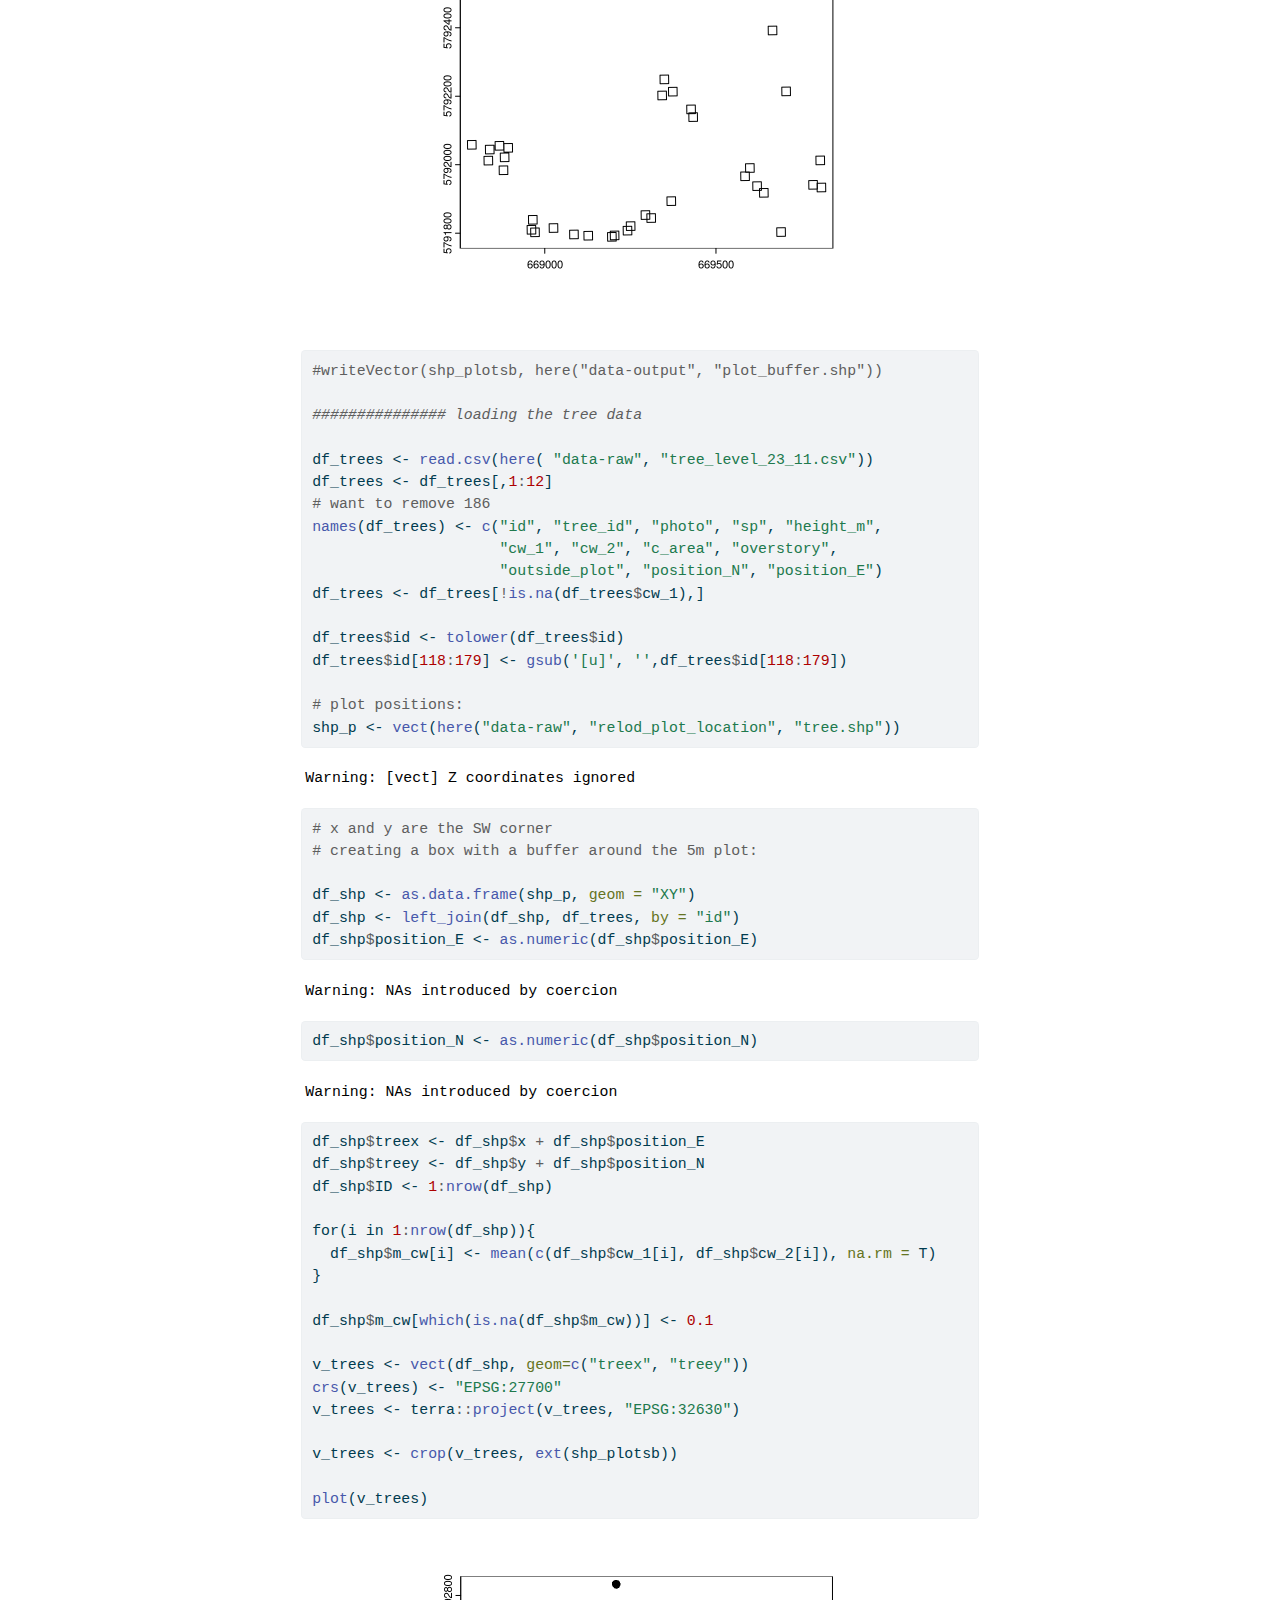
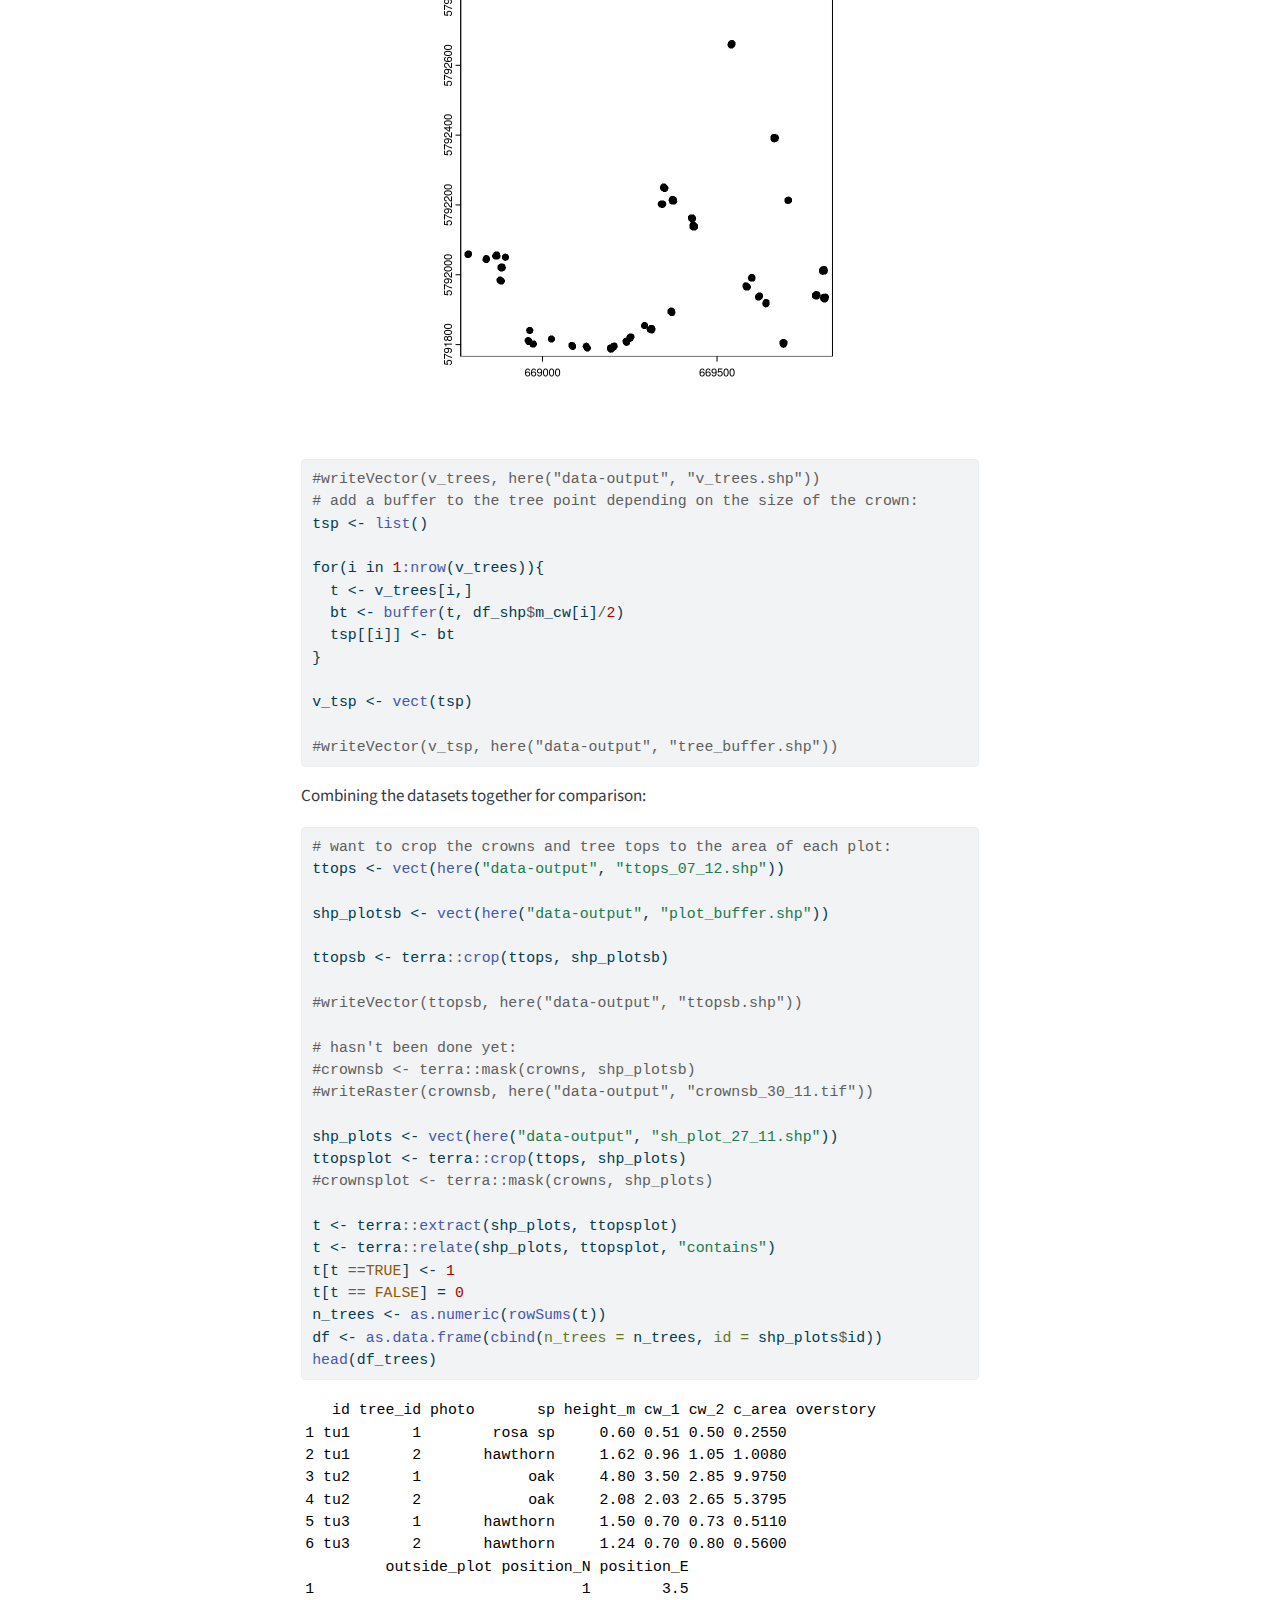
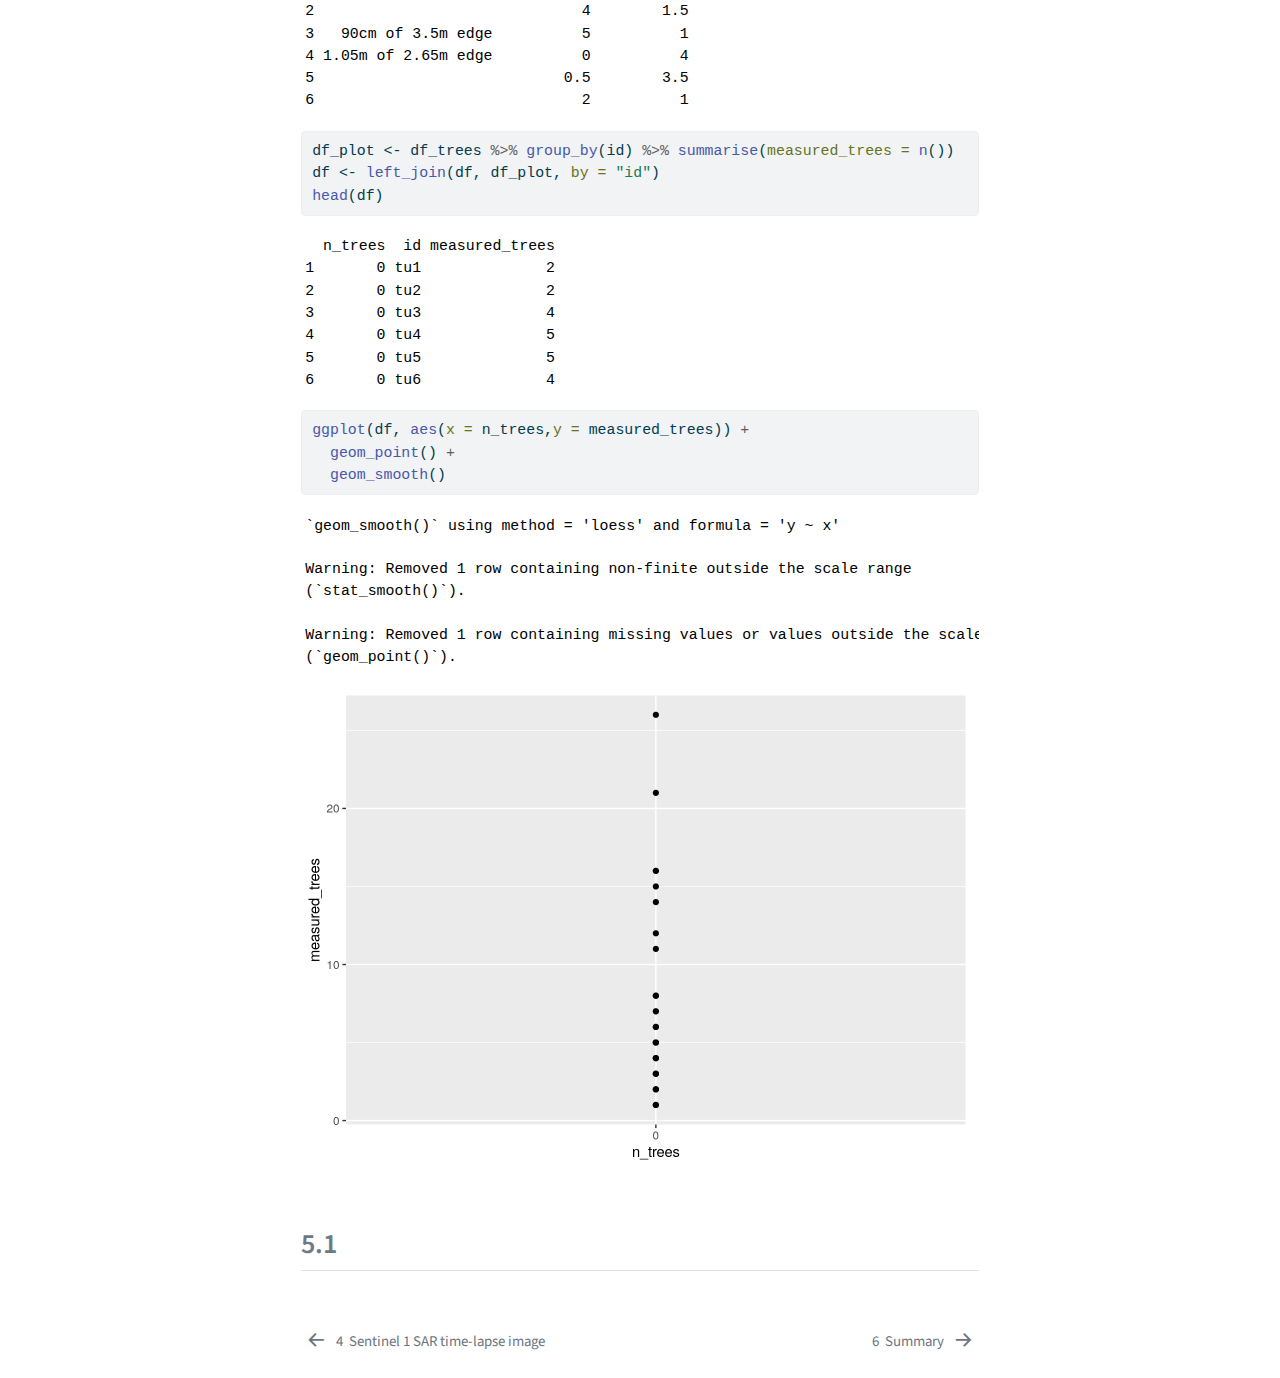
<file: docs/sh_RS_comparison.html>
<!DOCTYPE html>
<html xmlns="http://www.w3.org/1999/xhtml" lang="en" xml:lang="en"><head>

<meta charset="utf-8">
<meta name="generator" content="quarto-1.4.553">

<meta name="viewport" content="width=device-width, initial-scale=1.0, user-scalable=yes">


<title>RELOD ebook - 5&nbsp; Strawberry Hill analysis</title>
<style>
code{white-space: pre-wrap;}
span.smallcaps{font-variant: small-caps;}
div.columns{display: flex; gap: min(4vw, 1.5em);}
div.column{flex: auto; overflow-x: auto;}
div.hanging-indent{margin-left: 1.5em; text-indent: -1.5em;}
ul.task-list{list-style: none;}
ul.task-list li input[type="checkbox"] {
  width: 0.8em;
  margin: 0 0.8em 0.2em -1em; /* quarto-specific, see https://github.com/quarto-dev/quarto-cli/issues/4556 */ 
  vertical-align: middle;
}
/* CSS for syntax highlighting */
pre > code.sourceCode { white-space: pre; position: relative; }
pre > code.sourceCode > span { line-height: 1.25; }
pre > code.sourceCode > span:empty { height: 1.2em; }
.sourceCode { overflow: visible; }
code.sourceCode > span { color: inherit; text-decoration: inherit; }
div.sourceCode { margin: 1em 0; }
pre.sourceCode { margin: 0; }
@media screen {
div.sourceCode { overflow: auto; }
}
@media print {
pre > code.sourceCode { white-space: pre-wrap; }
pre > code.sourceCode > span { text-indent: -5em; padding-left: 5em; }
}
pre.numberSource code
  { counter-reset: source-line 0; }
pre.numberSource code > span
  { position: relative; left: -4em; counter-increment: source-line; }
pre.numberSource code > span > a:first-child::before
  { content: counter(source-line);
    position: relative; left: -1em; text-align: right; vertical-align: baseline;
    border: none; display: inline-block;
    -webkit-touch-callout: none; -webkit-user-select: none;
    -khtml-user-select: none; -moz-user-select: none;
    -ms-user-select: none; user-select: none;
    padding: 0 4px; width: 4em;
  }
pre.numberSource { margin-left: 3em;  padding-left: 4px; }
div.sourceCode
  {   }
@media screen {
pre > code.sourceCode > span > a:first-child::before { text-decoration: underline; }
}
</style>


<script src="site_libs/quarto-nav/quarto-nav.js"></script>
<script src="site_libs/quarto-nav/headroom.min.js"></script>
<script src="site_libs/clipboard/clipboard.min.js"></script>
<script src="site_libs/quarto-search/autocomplete.umd.js"></script>
<script src="site_libs/quarto-search/fuse.min.js"></script>
<script src="site_libs/quarto-search/quarto-search.js"></script>
<meta name="quarto:offset" content="./">
<link href="./summary.html" rel="next">
<link href="./sentinel1.html" rel="prev">
<script src="site_libs/quarto-html/quarto.js"></script>
<script src="site_libs/quarto-html/popper.min.js"></script>
<script src="site_libs/quarto-html/tippy.umd.min.js"></script>
<script src="site_libs/quarto-html/anchor.min.js"></script>
<link href="site_libs/quarto-html/tippy.css" rel="stylesheet">
<link href="site_libs/quarto-html/quarto-syntax-highlighting.css" rel="stylesheet" id="quarto-text-highlighting-styles">
<script src="site_libs/bootstrap/bootstrap.min.js"></script>
<link href="site_libs/bootstrap/bootstrap-icons.css" rel="stylesheet">
<link href="site_libs/bootstrap/bootstrap.min.css" rel="stylesheet" id="quarto-bootstrap" data-mode="light">
<script id="quarto-search-options" type="application/json">{
  "location": "sidebar",
  "copy-button": false,
  "collapse-after": 3,
  "panel-placement": "start",
  "type": "textbox",
  "limit": 50,
  "keyboard-shortcut": [
    "f",
    "/",
    "s"
  ],
  "show-item-context": false,
  "language": {
    "search-no-results-text": "No results",
    "search-matching-documents-text": "matching documents",
    "search-copy-link-title": "Copy link to search",
    "search-hide-matches-text": "Hide additional matches",
    "search-more-match-text": "more match in this document",
    "search-more-matches-text": "more matches in this document",
    "search-clear-button-title": "Clear",
    "search-text-placeholder": "",
    "search-detached-cancel-button-title": "Cancel",
    "search-submit-button-title": "Submit",
    "search-label": "Search"
  }
}</script>


</head>

<body class="nav-sidebar floating">

<div id="quarto-search-results"></div>
  <header id="quarto-header" class="headroom fixed-top">
  <nav class="quarto-secondary-nav">
    <div class="container-fluid d-flex">
      <button type="button" class="quarto-btn-toggle btn" data-bs-toggle="collapse" data-bs-target=".quarto-sidebar-collapse-item" aria-controls="quarto-sidebar" aria-expanded="false" aria-label="Toggle sidebar navigation" onclick="if (window.quartoToggleHeadroom) { window.quartoToggleHeadroom(); }">
        <i class="bi bi-layout-text-sidebar-reverse"></i>
      </button>
        <nav class="quarto-page-breadcrumbs" aria-label="breadcrumb"><ol class="breadcrumb"><li class="breadcrumb-item"><a href="./sh_RS_comparison.html"><span class="chapter-number">5</span>&nbsp; <span class="chapter-title">Strawberry Hill analysis</span></a></li></ol></nav>
        <a class="flex-grow-1" role="button" data-bs-toggle="collapse" data-bs-target=".quarto-sidebar-collapse-item" aria-controls="quarto-sidebar" aria-expanded="false" aria-label="Toggle sidebar navigation" onclick="if (window.quartoToggleHeadroom) { window.quartoToggleHeadroom(); }">      
        </a>
      <button type="button" class="btn quarto-search-button" aria-label="" onclick="window.quartoOpenSearch();">
        <i class="bi bi-search"></i>
      </button>
    </div>
  </nav>
</header>
<!-- content -->
<div id="quarto-content" class="quarto-container page-columns page-rows-contents page-layout-article">
<!-- sidebar -->
  <nav id="quarto-sidebar" class="sidebar collapse collapse-horizontal quarto-sidebar-collapse-item sidebar-navigation floating overflow-auto">
    <div class="pt-lg-2 mt-2 text-left sidebar-header">
    <div class="sidebar-title mb-0 py-0">
      <a href="./">RELOD ebook</a> 
    </div>
      </div>
        <div class="mt-2 flex-shrink-0 align-items-center">
        <div class="sidebar-search">
        <div id="quarto-search" class="" title="Search"></div>
        </div>
        </div>
    <div class="sidebar-menu-container"> 
    <ul class="list-unstyled mt-1">
        <li class="sidebar-item">
  <div class="sidebar-item-container"> 
  <a href="./index.html" class="sidebar-item-text sidebar-link">
 <span class="menu-text">Preface</span></a>
  </div>
</li>
        <li class="sidebar-item">
  <div class="sidebar-item-container"> 
  <a href="./gedi_processing.html" class="sidebar-item-text sidebar-link">
 <span class="menu-text"><span class="chapter-number">1</span>&nbsp; <span class="chapter-title">GEDI data processing</span></span></a>
  </div>
</li>
        <li class="sidebar-item">
  <div class="sidebar-item-container"> 
  <a href="./gedi_exploration.html" class="sidebar-item-text sidebar-link">
 <span class="menu-text"><span class="chapter-number">2</span>&nbsp; <span class="chapter-title">GEDI data exploration</span></span></a>
  </div>
</li>
        <li class="sidebar-item">
  <div class="sidebar-item-container"> 
  <a href="./lidar_processing.html" class="sidebar-item-text sidebar-link">
 <span class="menu-text"><span class="chapter-number">3</span>&nbsp; <span class="chapter-title">LiDAR data processing</span></span></a>
  </div>
</li>
        <li class="sidebar-item">
  <div class="sidebar-item-container"> 
  <a href="./sentinel1.html" class="sidebar-item-text sidebar-link">
 <span class="menu-text"><span class="chapter-number">4</span>&nbsp; <span class="chapter-title">Sentinel 1 SAR time-lapse image</span></span></a>
  </div>
</li>
        <li class="sidebar-item">
  <div class="sidebar-item-container"> 
  <a href="./sh_RS_comparison.html" class="sidebar-item-text sidebar-link active">
 <span class="menu-text"><span class="chapter-number">5</span>&nbsp; <span class="chapter-title">Strawberry Hill analysis</span></span></a>
  </div>
</li>
        <li class="sidebar-item">
  <div class="sidebar-item-container"> 
  <a href="./summary.html" class="sidebar-item-text sidebar-link">
 <span class="menu-text"><span class="chapter-number">6</span>&nbsp; <span class="chapter-title">Summary</span></span></a>
  </div>
</li>
        <li class="sidebar-item">
  <div class="sidebar-item-container"> 
  <a href="./references.html" class="sidebar-item-text sidebar-link">
 <span class="menu-text">References</span></a>
  </div>
</li>
    </ul>
    </div>
</nav>
<div id="quarto-sidebar-glass" class="quarto-sidebar-collapse-item" data-bs-toggle="collapse" data-bs-target=".quarto-sidebar-collapse-item"></div>
<!-- margin-sidebar -->
    <div id="quarto-margin-sidebar" class="sidebar margin-sidebar">
        <nav id="TOC" role="doc-toc" class="toc-active">
    <h2 id="toc-title">Table of contents</h2>
   
  <ul>
  <li><a href="#section-1" id="toc-section-1" class="nav-link active" data-scroll-target="#section-1"><span class="header-section-number">5.1</span> <!--#  Comparing estimated height from point cloud with heights measured on the ground:--></a></li>
  </ul>
</nav>
    </div>
<!-- main -->
<main class="content" id="quarto-document-content">

<header id="title-block-header" class="quarto-title-block default">
<div class="quarto-title">
<h1 class="title"><span class="chapter-number">5</span>&nbsp; <span class="chapter-title">Strawberry Hill analysis</span></h1>
</div>



<div class="quarto-title-meta">

    
  
    
  </div>
  


</header>


<p>This script loads the point clouds from the photogrammetry of a drone pass over Strawberry Hill, Bedfordshire, a rewilding site managed by the Wildlife Trust.</p>
<div class="cell">
<div class="sourceCode cell-code" id="cb1"><pre class="sourceCode r code-with-copy"><code class="sourceCode r"><span id="cb1-1"><a href="#cb1-1" aria-hidden="true" tabindex="-1"></a><span class="co"># Setup</span></span>
<span id="cb1-2"><a href="#cb1-2" aria-hidden="true" tabindex="-1"></a><span class="fu">library</span>(tidyterra)</span></code><button title="Copy to Clipboard" class="code-copy-button"><i class="bi"></i></button></pre></div>
<div class="cell-output cell-output-stderr">
<pre><code>
Attaching package: 'tidyterra'</code></pre>
</div>
<div class="cell-output cell-output-stderr">
<pre><code>The following object is masked from 'package:stats':

    filter</code></pre>
</div>
<div class="sourceCode cell-code" id="cb4"><pre class="sourceCode r code-with-copy"><code class="sourceCode r"><span id="cb4-1"><a href="#cb4-1" aria-hidden="true" tabindex="-1"></a><span class="fu">library</span>(renv)</span></code><button title="Copy to Clipboard" class="code-copy-button"><i class="bi"></i></button></pre></div>
<div class="cell-output cell-output-stderr">
<pre><code>
Attaching package: 'renv'</code></pre>
</div>
<div class="cell-output cell-output-stderr">
<pre><code>The following objects are masked from 'package:stats':

    embed, update</code></pre>
</div>
<div class="cell-output cell-output-stderr">
<pre><code>The following objects are masked from 'package:utils':

    history, upgrade</code></pre>
</div>
<div class="cell-output cell-output-stderr">
<pre><code>The following objects are masked from 'package:base':

    autoload, load, remove, use</code></pre>
</div>
<div class="sourceCode cell-code" id="cb9"><pre class="sourceCode r code-with-copy"><code class="sourceCode r"><span id="cb9-1"><a href="#cb9-1" aria-hidden="true" tabindex="-1"></a><span class="fu">library</span>(RCurl)</span>
<span id="cb9-2"><a href="#cb9-2" aria-hidden="true" tabindex="-1"></a><span class="fu">library</span>(devtools)</span></code><button title="Copy to Clipboard" class="code-copy-button"><i class="bi"></i></button></pre></div>
<div class="cell-output cell-output-stderr">
<pre><code>Loading required package: usethis</code></pre>
</div>
<div class="cell-output cell-output-stderr">
<pre><code>
Attaching package: 'devtools'</code></pre>
</div>
<div class="cell-output cell-output-stderr">
<pre><code>The following object is masked from 'package:renv':

    install</code></pre>
</div>
<div class="sourceCode cell-code" id="cb13"><pre class="sourceCode r code-with-copy"><code class="sourceCode r"><span id="cb13-1"><a href="#cb13-1" aria-hidden="true" tabindex="-1"></a><span class="fu">library</span>(lidR)</span>
<span id="cb13-2"><a href="#cb13-2" aria-hidden="true" tabindex="-1"></a><span class="fu">library</span>(RCSF)</span>
<span id="cb13-3"><a href="#cb13-3" aria-hidden="true" tabindex="-1"></a><span class="fu">library</span>(raster) <span class="co"># These functions rely on the raster package which is being superceded by terra</span></span></code><button title="Copy to Clipboard" class="code-copy-button"><i class="bi"></i></button></pre></div>
<div class="cell-output cell-output-stderr">
<pre><code>Loading required package: sp</code></pre>
</div>
<div class="cell-output cell-output-stderr">
<pre><code>
Attaching package: 'sp'</code></pre>
</div>
<div class="cell-output cell-output-stderr">
<pre><code>The following object is masked from 'package:lidR':

    wkt</code></pre>
</div>
<div class="cell-output cell-output-stderr">
<pre><code>
Attaching package: 'raster'</code></pre>
</div>
<div class="cell-output cell-output-stderr">
<pre><code>The following objects are masked from 'package:lidR':

    projection, projection&lt;-</code></pre>
</div>
<div class="cell-output cell-output-stderr">
<pre><code>The following object is masked from 'package:tidyterra':

    select</code></pre>
</div>
<div class="sourceCode cell-code" id="cb20"><pre class="sourceCode r code-with-copy"><code class="sourceCode r"><span id="cb20-1"><a href="#cb20-1" aria-hidden="true" tabindex="-1"></a><span class="co"># terra isn't compatable with all other packages used here though, so raster is still needed</span></span>
<span id="cb20-2"><a href="#cb20-2" aria-hidden="true" tabindex="-1"></a><span class="fu">library</span>(ggplot2)</span>
<span id="cb20-3"><a href="#cb20-3" aria-hidden="true" tabindex="-1"></a><span class="fu">library</span>(foreach)</span>
<span id="cb20-4"><a href="#cb20-4" aria-hidden="true" tabindex="-1"></a><span class="fu">library</span>(rnaturalearth)</span>
<span id="cb20-5"><a href="#cb20-5" aria-hidden="true" tabindex="-1"></a><span class="fu">library</span>(rnaturalearthdata)</span></code><button title="Copy to Clipboard" class="code-copy-button"><i class="bi"></i></button></pre></div>
<div class="cell-output cell-output-stderr">
<pre><code>
Attaching package: 'rnaturalearthdata'</code></pre>
</div>
<div class="cell-output cell-output-stderr">
<pre><code>The following object is masked from 'package:rnaturalearth':

    countries110</code></pre>
</div>
<div class="sourceCode cell-code" id="cb23"><pre class="sourceCode r code-with-copy"><code class="sourceCode r"><span id="cb23-1"><a href="#cb23-1" aria-hidden="true" tabindex="-1"></a><span class="fu">library</span>(doParallel) <span class="co"># for parallel computing</span></span></code><button title="Copy to Clipboard" class="code-copy-button"><i class="bi"></i></button></pre></div>
<div class="cell-output cell-output-stderr">
<pre><code>Loading required package: iterators</code></pre>
</div>
<div class="cell-output cell-output-stderr">
<pre><code>Loading required package: parallel</code></pre>
</div>
<div class="sourceCode cell-code" id="cb26"><pre class="sourceCode r code-with-copy"><code class="sourceCode r"><span id="cb26-1"><a href="#cb26-1" aria-hidden="true" tabindex="-1"></a><span class="fu">library</span>(viridis)</span></code><button title="Copy to Clipboard" class="code-copy-button"><i class="bi"></i></button></pre></div>
<div class="cell-output cell-output-stderr">
<pre><code>Loading required package: viridisLite</code></pre>
</div>
<div class="sourceCode cell-code" id="cb28"><pre class="sourceCode r code-with-copy"><code class="sourceCode r"><span id="cb28-1"><a href="#cb28-1" aria-hidden="true" tabindex="-1"></a><span class="fu">library</span>(mapview)</span>
<span id="cb28-2"><a href="#cb28-2" aria-hidden="true" tabindex="-1"></a><span class="fu">library</span>(rayshader)</span></code><button title="Copy to Clipboard" class="code-copy-button"><i class="bi"></i></button></pre></div>
<div class="cell-output cell-output-stderr">
<pre><code>Warning in rgl.init(initValue, onlyNULL): RGL: unable to open X11 display</code></pre>
</div>
<div class="cell-output cell-output-stderr">
<pre><code>Warning: 'rgl.init' failed, running with 'rgl.useNULL = TRUE'.</code></pre>
</div>
<div class="sourceCode cell-code" id="cb31"><pre class="sourceCode r code-with-copy"><code class="sourceCode r"><span id="cb31-1"><a href="#cb31-1" aria-hidden="true" tabindex="-1"></a><span class="fu">library</span>(lidR)</span>
<span id="cb31-2"><a href="#cb31-2" aria-hidden="true" tabindex="-1"></a><span class="fu">library</span>(terra)</span></code><button title="Copy to Clipboard" class="code-copy-button"><i class="bi"></i></button></pre></div>
<div class="cell-output cell-output-stderr">
<pre><code>terra 1.7.78</code></pre>
</div>
<div class="cell-output cell-output-stderr">
<pre><code>
Attaching package: 'terra'</code></pre>
</div>
<div class="cell-output cell-output-stderr">
<pre><code>The following objects are masked from 'package:lidR':

    area, crs, crs&lt;-, is.empty</code></pre>
</div>
<div class="cell-output cell-output-stderr">
<pre><code>The following objects are masked from 'package:renv':

    init, project</code></pre>
</div>
<div class="sourceCode cell-code" id="cb36"><pre class="sourceCode r code-with-copy"><code class="sourceCode r"><span id="cb36-1"><a href="#cb36-1" aria-hidden="true" tabindex="-1"></a><span class="fu">library</span>(here)</span></code><button title="Copy to Clipboard" class="code-copy-button"><i class="bi"></i></button></pre></div>
<div class="cell-output cell-output-stderr">
<pre><code>here() starts at /data/RELOD_quarto</code></pre>
</div>
<div class="sourceCode cell-code" id="cb38"><pre class="sourceCode r code-with-copy"><code class="sourceCode r"><span id="cb38-1"><a href="#cb38-1" aria-hidden="true" tabindex="-1"></a><span class="fu">library</span>(future)</span></code><button title="Copy to Clipboard" class="code-copy-button"><i class="bi"></i></button></pre></div>
<div class="cell-output cell-output-stderr">
<pre><code>
Attaching package: 'future'</code></pre>
</div>
<div class="cell-output cell-output-stderr">
<pre><code>The following object is masked from 'package:renv':

    run</code></pre>
</div>
<div class="sourceCode cell-code" id="cb41"><pre class="sourceCode r code-with-copy"><code class="sourceCode r"><span id="cb41-1"><a href="#cb41-1" aria-hidden="true" tabindex="-1"></a><span class="fu">library</span>(tidyverse)</span></code><button title="Copy to Clipboard" class="code-copy-button"><i class="bi"></i></button></pre></div>
<div class="cell-output cell-output-stderr">
<pre><code>── Attaching core tidyverse packages ──────────────────────── tidyverse 2.0.0 ──
✔ dplyr     1.1.4     ✔ readr     2.1.5
✔ forcats   1.0.0     ✔ stringr   1.5.1
✔ lubridate 1.9.3     ✔ tibble    3.2.1
✔ purrr     1.0.2     ✔ tidyr     1.3.1</code></pre>
</div>
<div class="cell-output cell-output-stderr">
<pre><code>── Conflicts ────────────────────────────────────────── tidyverse_conflicts() ──
✖ purrr::accumulate() masks foreach::accumulate()
✖ tidyr::complete()   masks RCurl::complete()
✖ tidyr::extract()    masks terra::extract(), raster::extract()
✖ dplyr::filter()     masks tidyterra::filter(), stats::filter()
✖ dplyr::lag()        masks stats::lag()
✖ purrr::modify()     masks renv::modify()
✖ dplyr::select()     masks raster::select(), tidyterra::select()
✖ purrr::when()       masks foreach::when()
ℹ Use the conflicted package (&lt;http://conflicted.r-lib.org/&gt;) to force all conflicts to become errors</code></pre>
</div>
<div class="sourceCode cell-code" id="cb44"><pre class="sourceCode r code-with-copy"><code class="sourceCode r"><span id="cb44-1"><a href="#cb44-1" aria-hidden="true" tabindex="-1"></a><span class="fu">library</span>(sf)</span></code><button title="Copy to Clipboard" class="code-copy-button"><i class="bi"></i></button></pre></div>
<div class="cell-output cell-output-stderr">
<pre><code>Linking to GEOS 3.10.2, GDAL 3.4.1, PROJ 8.2.1; sf_use_s2() is TRUE

Attaching package: 'sf'

The following object is masked from 'package:lidR':

    st_concave_hull</code></pre>
</div>
<div class="sourceCode cell-code" id="cb46"><pre class="sourceCode r code-with-copy"><code class="sourceCode r"><span id="cb46-1"><a href="#cb46-1" aria-hidden="true" tabindex="-1"></a><span class="fu">library</span>(ggpubr)</span></code><button title="Copy to Clipboard" class="code-copy-button"><i class="bi"></i></button></pre></div>
<div class="cell-output cell-output-stderr">
<pre><code>
Attaching package: 'ggpubr'

The following object is masked from 'package:terra':

    rotate

The following object is masked from 'package:raster':

    rotate</code></pre>
</div>
<div class="sourceCode cell-code" id="cb48"><pre class="sourceCode r code-with-copy"><code class="sourceCode r"><span id="cb48-1"><a href="#cb48-1" aria-hidden="true" tabindex="-1"></a><span class="fu">library</span>(lwgeom)</span></code><button title="Copy to Clipboard" class="code-copy-button"><i class="bi"></i></button></pre></div>
<div class="cell-output cell-output-stderr">
<pre><code>Linking to liblwgeom 3.0.0beta1 r16016, GEOS 3.10.2, PROJ 8.2.1

Attaching package: 'lwgeom'

The following object is masked from 'package:sf':

    st_perimeter</code></pre>
</div>
<div class="sourceCode cell-code" id="cb50"><pre class="sourceCode r code-with-copy"><code class="sourceCode r"><span id="cb50-1"><a href="#cb50-1" aria-hidden="true" tabindex="-1"></a><span class="fu">library</span>(rlas)</span>
<span id="cb50-2"><a href="#cb50-2" aria-hidden="true" tabindex="-1"></a><span class="fu">library</span>(htmltools)</span>
<span id="cb50-3"><a href="#cb50-3" aria-hidden="true" tabindex="-1"></a><span class="fu">library</span>(sp)</span>
<span id="cb50-4"><a href="#cb50-4" aria-hidden="true" tabindex="-1"></a></span>
<span id="cb50-5"><a href="#cb50-5" aria-hidden="true" tabindex="-1"></a><span class="fu">rm</span>(<span class="at">list=</span><span class="fu">ls</span>())</span>
<span id="cb50-6"><a href="#cb50-6" aria-hidden="true" tabindex="-1"></a><span class="fu">here</span>()</span></code><button title="Copy to Clipboard" class="code-copy-button"><i class="bi"></i></button></pre></div>
<div class="cell-output cell-output-stdout">
<pre><code>[1] "/data/RELOD_quarto"</code></pre>
</div>
</div>
<p>The point clouds were created in several separate files, based on an area of the drone pass on different days. As a result we have 8 laz files, some of which overlap a little. To improve processing time, rather than separately loading in each different laz file, we will first retile the laz files into smaller individual tiles, 250m across, that are saved in the data-output folder. In lidR, the functions are designed to deal with either individal las files or these las catalogues, so it will be much easier and quicker to process this way.</p>
<p>load in the original laz files produced from the structure from motioin drone photogrammetry once:</p>
<div class="cell">
<div class="sourceCode cell-code" id="cb52"><pre class="sourceCode r code-with-copy"><code class="sourceCode r"><span id="cb52-1"><a href="#cb52-1" aria-hidden="true" tabindex="-1"></a>las1 <span class="ot">&lt;-</span> <span class="fu">readLAS</span>(<span class="fu">here</span>(<span class="st">"data-raw"</span>, <span class="st">"sh_pointcloud"</span>, </span>
<span id="cb52-2"><a href="#cb52-2" aria-hidden="true" tabindex="-1"></a>                     <span class="st">"Knotting-and-Souldrop-8-9-2023-georeferenced_model.laz"</span>))</span>
<span id="cb52-3"><a href="#cb52-3" aria-hidden="true" tabindex="-1"></a></span>
<span id="cb52-4"><a href="#cb52-4" aria-hidden="true" tabindex="-1"></a>las2 <span class="ot">&lt;-</span> <span class="fu">readLAS</span>(<span class="fu">here</span>(<span class="st">"data-raw"</span>, <span class="st">"sh_pointcloud"</span>, </span>
<span id="cb52-5"><a href="#cb52-5" aria-hidden="true" tabindex="-1"></a>                     <span class="st">"Melchbourne-Road-8-10-2023-georeferenced_model.laz"</span>))</span>
<span id="cb52-6"><a href="#cb52-6" aria-hidden="true" tabindex="-1"></a></span>
<span id="cb52-7"><a href="#cb52-7" aria-hidden="true" tabindex="-1"></a>las3 <span class="ot">&lt;-</span> <span class="fu">readLAS</span>(<span class="fu">here</span>(<span class="st">"data-raw"</span>, <span class="st">"sh_pointcloud"</span>, <span class="st">"Knotting-and-Souldrop-8-9-2023-georeferenced_model_2.laz"</span>))</span>
<span id="cb52-8"><a href="#cb52-8" aria-hidden="true" tabindex="-1"></a></span>
<span id="cb52-9"><a href="#cb52-9" aria-hidden="true" tabindex="-1"></a>las4 <span class="ot">&lt;-</span> <span class="fu">readLAS</span>(<span class="fu">here</span>(<span class="st">"data-raw"</span>, <span class="st">"sh_pointcloud"</span>, <span class="st">"Knotting-and-Souldrop-8-9-2023-georeferenced_model_3.laz"</span>))</span>
<span id="cb52-10"><a href="#cb52-10" aria-hidden="true" tabindex="-1"></a></span>
<span id="cb52-11"><a href="#cb52-11" aria-hidden="true" tabindex="-1"></a>las5 <span class="ot">&lt;-</span> <span class="fu">readLAS</span>(<span class="fu">here</span>(<span class="st">"data-raw"</span>, <span class="st">"sh_pointcloud"</span>,</span>
<span id="cb52-12"><a href="#cb52-12" aria-hidden="true" tabindex="-1"></a>                     <span class="st">"MK44-58-8-10-2023-georeferenced_model.laz"</span>))</span>
<span id="cb52-13"><a href="#cb52-13" aria-hidden="true" tabindex="-1"></a></span>
<span id="cb52-14"><a href="#cb52-14" aria-hidden="true" tabindex="-1"></a>las6 <span class="ot">&lt;-</span> <span class="fu">readLAS</span>(<span class="fu">here</span>(<span class="st">"data-raw"</span>, <span class="st">"sh_pointcloud"</span>, <span class="st">"Knotting-and-Souldrop-8-9-2023-georeferenced_model_4.laz"</span>))</span>
<span id="cb52-15"><a href="#cb52-15" aria-hidden="true" tabindex="-1"></a></span>
<span id="cb52-16"><a href="#cb52-16" aria-hidden="true" tabindex="-1"></a>las7 <span class="ot">&lt;-</span> <span class="fu">readLAS</span>(<span class="fu">here</span>(<span class="st">"data-raw"</span>, <span class="st">"sh_pointcloud"</span>, <span class="st">"Knotting-and-Souldrop-8-9-2023-georeferenced_model_5.laz"</span>))</span>
<span id="cb52-17"><a href="#cb52-17" aria-hidden="true" tabindex="-1"></a></span>
<span id="cb52-18"><a href="#cb52-18" aria-hidden="true" tabindex="-1"></a><span class="do">## retiling:</span></span>
<span id="cb52-19"><a href="#cb52-19" aria-hidden="true" tabindex="-1"></a>ctg <span class="ot">&lt;-</span> <span class="fu">readLAScatalog</span>(<span class="fu">here</span>(<span class="st">"data-raw"</span>, <span class="st">"sh_pointcloud"</span>))</span>
<span id="cb52-20"><a href="#cb52-20" aria-hidden="true" tabindex="-1"></a><span class="fu">opt_chunk_buffer</span>(ctg) <span class="ot">&lt;-</span> <span class="dv">0</span></span>
<span id="cb52-21"><a href="#cb52-21" aria-hidden="true" tabindex="-1"></a><span class="fu">opt_chunk_size</span>(ctg) <span class="ot">&lt;-</span> <span class="dv">250</span></span>
<span id="cb52-22"><a href="#cb52-22" aria-hidden="true" tabindex="-1"></a><span class="fu">opt_output_files</span>(ctg) <span class="ot">&lt;-</span> <span class="fu">paste0</span>(<span class="st">"data-output/sh/las_cat_250/retile_{XLEFT}_{YBOTTOM}"</span>)</span>
<span id="cb52-23"><a href="#cb52-23" aria-hidden="true" tabindex="-1"></a><span class="fu">plot</span>(ctg, <span class="at">chunk =</span> <span class="cn">TRUE</span>)</span>
<span id="cb52-24"><a href="#cb52-24" aria-hidden="true" tabindex="-1"></a><span class="fu">catalog_retile</span>(ctg)</span></code><button title="Copy to Clipboard" class="code-copy-button"><i class="bi"></i></button></pre></div>
</div>
<div class="cell">
<div class="sourceCode cell-code" id="cb53"><pre class="sourceCode r code-with-copy"><code class="sourceCode r"><span id="cb53-1"><a href="#cb53-1" aria-hidden="true" tabindex="-1"></a><span class="co"># I have explicitly written the pathway here rather than using here() as it misclassified</span></span>
<span id="cb53-2"><a href="#cb53-2" aria-hidden="true" tabindex="-1"></a><span class="co"># the file path</span></span>
<span id="cb53-3"><a href="#cb53-3" aria-hidden="true" tabindex="-1"></a>ctg <span class="ot">&lt;-</span> <span class="fu">readLAScatalog</span>(<span class="st">"/data/notebooks/rstudio-analysis/data-output/sh/las_cat_250"</span>)</span>
<span id="cb53-4"><a href="#cb53-4" aria-hidden="true" tabindex="-1"></a>las <span class="ot">&lt;-</span> <span class="fu">readLAS</span>(ctg,<span class="at">filter =</span> <span class="st">"-drop_z_below 0"</span>)</span></code><button title="Copy to Clipboard" class="code-copy-button"><i class="bi"></i></button></pre></div>
<div class="cell-output cell-output-stderr">
<pre><code>Warning: Invalid data: RGB colors are recorded on 8 bits instead of 16 bits.</code></pre>
</div>
<div class="sourceCode cell-code" id="cb55"><pre class="sourceCode r code-with-copy"><code class="sourceCode r"><span id="cb55-1"><a href="#cb55-1" aria-hidden="true" tabindex="-1"></a><span class="co"># This plot will not properly load on datalabs because it produces a 3d popup box </span></span>
<span id="cb55-2"><a href="#cb55-2" aria-hidden="true" tabindex="-1"></a><span class="co">#plot(las)</span></span>
<span id="cb55-3"><a href="#cb55-3" aria-hidden="true" tabindex="-1"></a></span>
<span id="cb55-4"><a href="#cb55-4" aria-hidden="true" tabindex="-1"></a></span>
<span id="cb55-5"><a href="#cb55-5" aria-hidden="true" tabindex="-1"></a><span class="do">### do the chm for the whole area: </span></span>
<span id="cb55-6"><a href="#cb55-6" aria-hidden="true" tabindex="-1"></a>chm <span class="ot">&lt;-</span> <span class="fu">rasterize_canopy</span>(las, <span class="at">res =</span> <span class="fl">0.5</span>, <span class="fu">p2r</span>())</span>
<span id="cb55-7"><a href="#cb55-7" aria-hidden="true" tabindex="-1"></a><span class="co">#writeRaster(chm, here("data-output","sh", "chm.tif"))</span></span>
<span id="cb55-8"><a href="#cb55-8" aria-hidden="true" tabindex="-1"></a><span class="fu">plot</span>(chm)</span></code><button title="Copy to Clipboard" class="code-copy-button"><i class="bi"></i></button></pre></div>
<div class="cell-output-display">
<div>
<figure class="figure">
<p><img src="sh_RS_comparison_files/figure-html/unnamed-chunk-3-1.png" class="img-fluid figure-img" width="672"></p>
</figure>
</div>
</div>
<div class="sourceCode cell-code" id="cb56"><pre class="sourceCode r code-with-copy"><code class="sourceCode r"><span id="cb56-1"><a href="#cb56-1" aria-hidden="true" tabindex="-1"></a><span class="co"># this removes the gaps within the point cloud:</span></span>
<span id="cb56-2"><a href="#cb56-2" aria-hidden="true" tabindex="-1"></a>kernel <span class="ot">&lt;-</span> <span class="fu">matrix</span>(<span class="dv">1</span>,<span class="dv">3</span>,<span class="dv">3</span>)</span>
<span id="cb56-3"><a href="#cb56-3" aria-hidden="true" tabindex="-1"></a>chm_p2r_05_smoothed <span class="ot">&lt;-</span> terra<span class="sc">::</span><span class="fu">focal</span>(chm, <span class="at">w =</span> kernel, <span class="at">fun =</span> median, <span class="at">na.rm =</span> <span class="cn">TRUE</span>)</span>
<span id="cb56-4"><a href="#cb56-4" aria-hidden="true" tabindex="-1"></a><span class="fu">plot</span>(chm_p2r_05_smoothed)</span></code><button title="Copy to Clipboard" class="code-copy-button"><i class="bi"></i></button></pre></div>
<div class="cell-output-display">
<div>
<figure class="figure">
<p><img src="sh_RS_comparison_files/figure-html/unnamed-chunk-3-2.png" class="img-fluid figure-img" width="672"></p>
</figure>
</div>
</div>
<div class="sourceCode cell-code" id="cb57"><pre class="sourceCode r code-with-copy"><code class="sourceCode r"><span id="cb57-1"><a href="#cb57-1" aria-hidden="true" tabindex="-1"></a><span class="co">#writeRaster(chm_p2r_05_smoothed, here("data-output","sh", "chm_smooth.tif"))</span></span></code><button title="Copy to Clipboard" class="code-copy-button"><i class="bi"></i></button></pre></div>
</div>
<div class="cell">
<div class="sourceCode cell-code" id="cb58"><pre class="sourceCode r code-with-copy"><code class="sourceCode r"><span id="cb58-1"><a href="#cb58-1" aria-hidden="true" tabindex="-1"></a><span class="co"># Identifying position of tree tops:</span></span>
<span id="cb58-2"><a href="#cb58-2" aria-hidden="true" tabindex="-1"></a><span class="co"># ws:    numeric or function. Length or diameter of the moving window </span></span>
<span id="cb58-3"><a href="#cb58-3" aria-hidden="true" tabindex="-1"></a><span class="co"># used to detect the local maxima in the units of the input data </span></span>
<span id="cb58-4"><a href="#cb58-4" aria-hidden="true" tabindex="-1"></a><span class="co"># (usually meters). If it is numeric a fixed window size is used.</span></span>
<span id="cb58-5"><a href="#cb58-5" aria-hidden="true" tabindex="-1"></a><span class="co"># hmin: numeric. Minimum height of a tree. Threshold below which a </span></span>
<span id="cb58-6"><a href="#cb58-6" aria-hidden="true" tabindex="-1"></a><span class="co"># pixel or a point cannot be a local maxima. Default is 2.</span></span>
<span id="cb58-7"><a href="#cb58-7" aria-hidden="true" tabindex="-1"></a></span>
<span id="cb58-8"><a href="#cb58-8" aria-hidden="true" tabindex="-1"></a><span class="co"># as you increase the hmin from 0.2 to 1, it doesn't seem to make a difference</span></span>
<span id="cb58-9"><a href="#cb58-9" aria-hidden="true" tabindex="-1"></a><span class="co"># in the number of trees that are found. </span></span>
<span id="cb58-10"><a href="#cb58-10" aria-hidden="true" tabindex="-1"></a><span class="co"># if you increase the ws from 1 to 2, that does affect the number of trees identified</span></span>
<span id="cb58-11"><a href="#cb58-11" aria-hidden="true" tabindex="-1"></a><span class="co"># by quite a substantial amount.</span></span>
<span id="cb58-12"><a href="#cb58-12" aria-hidden="true" tabindex="-1"></a></span>
<span id="cb58-13"><a href="#cb58-13" aria-hidden="true" tabindex="-1"></a>f <span class="ot">&lt;-</span> <span class="cf">function</span>(x) {x <span class="sc">*</span> <span class="fl">0.2</span> <span class="sc">+</span> <span class="dv">1</span>}</span>
<span id="cb58-14"><a href="#cb58-14" aria-hidden="true" tabindex="-1"></a>heights <span class="ot">&lt;-</span> <span class="fu">seq</span>(<span class="dv">0</span>,<span class="dv">5</span>)</span>
<span id="cb58-15"><a href="#cb58-15" aria-hidden="true" tabindex="-1"></a>ws <span class="ot">&lt;-</span> <span class="fu">f</span>(heights)</span>
<span id="cb58-16"><a href="#cb58-16" aria-hidden="true" tabindex="-1"></a></span>
<span id="cb58-17"><a href="#cb58-17" aria-hidden="true" tabindex="-1"></a><span class="co"># writing your own function is much more time consuming than using a standard</span></span>
<span id="cb58-18"><a href="#cb58-18" aria-hidden="true" tabindex="-1"></a><span class="co"># circle size.</span></span>
<span id="cb58-19"><a href="#cb58-19" aria-hidden="true" tabindex="-1"></a>ttops <span class="ot">&lt;-</span> <span class="fu">vect</span>(<span class="fu">locate_trees</span>(las, <span class="fu">lmf</span>(f)))</span>
<span id="cb58-20"><a href="#cb58-20" aria-hidden="true" tabindex="-1"></a>ttops <span class="ot">&lt;-</span> <span class="fu">as_sf</span>(ttops)</span>
<span id="cb58-21"><a href="#cb58-21" aria-hidden="true" tabindex="-1"></a>algo <span class="ot">&lt;-</span> <span class="fu">dalponte2016</span>(chm, ttops)</span>
<span id="cb58-22"><a href="#cb58-22" aria-hidden="true" tabindex="-1"></a>crowns <span class="ot">&lt;-</span> <span class="fu">algo</span>()</span>
<span id="cb58-23"><a href="#cb58-23" aria-hidden="true" tabindex="-1"></a><span class="fu">writeVector</span>(<span class="fu">vect</span>(ttops), <span class="fu">here</span>(<span class="st">"data-output"</span>, <span class="st">"ttops_07_12.shp"</span>))</span>
<span id="cb58-24"><a href="#cb58-24" aria-hidden="true" tabindex="-1"></a><span class="fu">writeRaster</span>(crowns, <span class="fu">here</span>(<span class="st">"data-outputs"</span>, <span class="st">"crowns_30_11.tif"</span>))</span></code><button title="Copy to Clipboard" class="code-copy-button"><i class="bi"></i></button></pre></div>
</div>
<p>Vegetation data collection at Strawberry hill: data preparation to prepare with structure from motion pointcloud:</p>
<div class="cell">
<div class="sourceCode cell-code" id="cb59"><pre class="sourceCode r code-with-copy"><code class="sourceCode r"><span id="cb59-1"><a href="#cb59-1" aria-hidden="true" tabindex="-1"></a><span class="do">################################################################################</span></span>
<span id="cb59-2"><a href="#cb59-2" aria-hidden="true" tabindex="-1"></a><span class="co"># vegetation plot positions:</span></span>
<span id="cb59-3"><a href="#cb59-3" aria-hidden="true" tabindex="-1"></a>shp_p <span class="ot">&lt;-</span> <span class="fu">vect</span>(<span class="fu">here</span>(<span class="st">"data-raw"</span>, <span class="st">"relod_plot_location"</span>, <span class="st">"tree.shp"</span>))</span></code><button title="Copy to Clipboard" class="code-copy-button"><i class="bi"></i></button></pre></div>
<div class="cell-output cell-output-stderr">
<pre><code>Warning: [vect] Z coordinates ignored</code></pre>
</div>
<div class="sourceCode cell-code" id="cb61"><pre class="sourceCode r code-with-copy"><code class="sourceCode r"><span id="cb61-1"><a href="#cb61-1" aria-hidden="true" tabindex="-1"></a><span class="co"># x and y are the SW corner</span></span>
<span id="cb61-2"><a href="#cb61-2" aria-hidden="true" tabindex="-1"></a></span>
<span id="cb61-3"><a href="#cb61-3" aria-hidden="true" tabindex="-1"></a><span class="co"># creating a box with a buffer around the 5m plot:</span></span>
<span id="cb61-4"><a href="#cb61-4" aria-hidden="true" tabindex="-1"></a>df_shp <span class="ot">&lt;-</span> <span class="fu">as.data.frame</span>(shp_p, <span class="at">geom =</span> <span class="st">"XY"</span>)</span>
<span id="cb61-5"><a href="#cb61-5" aria-hidden="true" tabindex="-1"></a></span>
<span id="cb61-6"><a href="#cb61-6" aria-hidden="true" tabindex="-1"></a>df_shp<span class="sc">$</span>ymax <span class="ot">&lt;-</span> df_shp<span class="sc">$</span>y <span class="sc">+</span> <span class="dv">5</span></span>
<span id="cb61-7"><a href="#cb61-7" aria-hidden="true" tabindex="-1"></a>df_shp<span class="sc">$</span>xmax <span class="ot">&lt;-</span> df_shp<span class="sc">$</span>x <span class="sc">+</span> <span class="dv">5</span></span>
<span id="cb61-8"><a href="#cb61-8" aria-hidden="true" tabindex="-1"></a>df_shp<span class="sc">$</span>ymin <span class="ot">&lt;-</span> df_shp<span class="sc">$</span>y </span>
<span id="cb61-9"><a href="#cb61-9" aria-hidden="true" tabindex="-1"></a>df_shp<span class="sc">$</span>xmin <span class="ot">&lt;-</span> df_shp<span class="sc">$</span>x</span>
<span id="cb61-10"><a href="#cb61-10" aria-hidden="true" tabindex="-1"></a></span>
<span id="cb61-11"><a href="#cb61-11" aria-hidden="true" tabindex="-1"></a>v_extents <span class="ot">&lt;-</span> <span class="fu">list</span>()</span>
<span id="cb61-12"><a href="#cb61-12" aria-hidden="true" tabindex="-1"></a><span class="cf">for</span>(i <span class="cf">in</span> <span class="dv">1</span><span class="sc">:</span><span class="fu">nrow</span>(df_shp)){</span>
<span id="cb61-13"><a href="#cb61-13" aria-hidden="true" tabindex="-1"></a>  v_ext <span class="ot">&lt;-</span> <span class="fu">ext</span>(<span class="fu">c</span>(df_shp[i,<span class="st">"xmin"</span>], df_shp[i,<span class="st">"xmax"</span>], df_shp[i,<span class="st">"ymin"</span>],  df_shp[i,<span class="st">"ymax"</span>]))</span>
<span id="cb61-14"><a href="#cb61-14" aria-hidden="true" tabindex="-1"></a>  v <span class="ot">&lt;-</span> <span class="fu">vect</span>(v_ext)</span>
<span id="cb61-15"><a href="#cb61-15" aria-hidden="true" tabindex="-1"></a>  v<span class="sc">$</span>id <span class="ot">&lt;-</span> df_shp<span class="sc">$</span>id[i]</span>
<span id="cb61-16"><a href="#cb61-16" aria-hidden="true" tabindex="-1"></a>  v_extents[[i]] <span class="ot">&lt;-</span> v</span>
<span id="cb61-17"><a href="#cb61-17" aria-hidden="true" tabindex="-1"></a>  </span>
<span id="cb61-18"><a href="#cb61-18" aria-hidden="true" tabindex="-1"></a>}</span>
<span id="cb61-19"><a href="#cb61-19" aria-hidden="true" tabindex="-1"></a></span>
<span id="cb61-20"><a href="#cb61-20" aria-hidden="true" tabindex="-1"></a>shp_plots <span class="ot">&lt;-</span> <span class="fu">do.call</span>(rbind, v_extents)</span>
<span id="cb61-21"><a href="#cb61-21" aria-hidden="true" tabindex="-1"></a><span class="fu">crs</span>(shp_plots) <span class="ot">&lt;-</span> <span class="st">"EPSG:27700"</span></span>
<span id="cb61-22"><a href="#cb61-22" aria-hidden="true" tabindex="-1"></a></span>
<span id="cb61-23"><a href="#cb61-23" aria-hidden="true" tabindex="-1"></a><span class="co"># reprojecting to the coordinate reference system used in the point cloud:</span></span>
<span id="cb61-24"><a href="#cb61-24" aria-hidden="true" tabindex="-1"></a>shp_plots <span class="ot">&lt;-</span> terra<span class="sc">::</span><span class="fu">project</span>(shp_plots, <span class="st">"EPSG:32630"</span>)</span>
<span id="cb61-25"><a href="#cb61-25" aria-hidden="true" tabindex="-1"></a></span>
<span id="cb61-26"><a href="#cb61-26" aria-hidden="true" tabindex="-1"></a><span class="co"># plot the plot positions and the extent of the point cloud here:</span></span>
<span id="cb61-27"><a href="#cb61-27" aria-hidden="true" tabindex="-1"></a><span class="fu">plot</span>(shp_plots)</span></code><button title="Copy to Clipboard" class="code-copy-button"><i class="bi"></i></button></pre></div>
<div class="cell-output-display">
<div>
<figure class="figure">
<p><img src="sh_RS_comparison_files/figure-html/unnamed-chunk-5-1.png" class="img-fluid figure-img" width="672"></p>
</figure>
</div>
</div>
<div class="sourceCode cell-code" id="cb62"><pre class="sourceCode r code-with-copy"><code class="sourceCode r"><span id="cb62-1"><a href="#cb62-1" aria-hidden="true" tabindex="-1"></a><span class="co">#writeVector(shp_plots, here("data-output", "sh_plot_27_11.shp"))</span></span>
<span id="cb62-2"><a href="#cb62-2" aria-hidden="true" tabindex="-1"></a></span>
<span id="cb62-3"><a href="#cb62-3" aria-hidden="true" tabindex="-1"></a><span class="do">###############################################################################</span></span>
<span id="cb62-4"><a href="#cb62-4" aria-hidden="true" tabindex="-1"></a><span class="do">#### with a buffer:</span></span>
<span id="cb62-5"><a href="#cb62-5" aria-hidden="true" tabindex="-1"></a><span class="co"># plot positions:</span></span>
<span id="cb62-6"><a href="#cb62-6" aria-hidden="true" tabindex="-1"></a>df_shp <span class="ot">&lt;-</span> <span class="fu">as.data.frame</span>(shp_p, <span class="at">geom =</span> <span class="st">"XY"</span>)</span>
<span id="cb62-7"><a href="#cb62-7" aria-hidden="true" tabindex="-1"></a></span>
<span id="cb62-8"><a href="#cb62-8" aria-hidden="true" tabindex="-1"></a>df_shp<span class="sc">$</span>ymax <span class="ot">&lt;-</span> df_shp<span class="sc">$</span>y <span class="sc">+</span> <span class="dv">15</span></span>
<span id="cb62-9"><a href="#cb62-9" aria-hidden="true" tabindex="-1"></a>df_shp<span class="sc">$</span>xmax <span class="ot">&lt;-</span> df_shp<span class="sc">$</span>x <span class="sc">+</span> <span class="dv">15</span></span>
<span id="cb62-10"><a href="#cb62-10" aria-hidden="true" tabindex="-1"></a>df_shp<span class="sc">$</span>ymin <span class="ot">&lt;-</span> df_shp<span class="sc">$</span>y <span class="sc">-</span> <span class="dv">10</span></span>
<span id="cb62-11"><a href="#cb62-11" aria-hidden="true" tabindex="-1"></a>df_shp<span class="sc">$</span>xmin <span class="ot">&lt;-</span> df_shp<span class="sc">$</span>x <span class="sc">-</span> <span class="dv">10</span></span>
<span id="cb62-12"><a href="#cb62-12" aria-hidden="true" tabindex="-1"></a></span>
<span id="cb62-13"><a href="#cb62-13" aria-hidden="true" tabindex="-1"></a>v_extents <span class="ot">&lt;-</span> <span class="fu">list</span>()</span>
<span id="cb62-14"><a href="#cb62-14" aria-hidden="true" tabindex="-1"></a><span class="cf">for</span>(i <span class="cf">in</span> <span class="dv">1</span><span class="sc">:</span><span class="fu">nrow</span>(df_shp)){</span>
<span id="cb62-15"><a href="#cb62-15" aria-hidden="true" tabindex="-1"></a>  v_ext <span class="ot">&lt;-</span> <span class="fu">ext</span>(<span class="fu">c</span>(df_shp[i,<span class="st">"xmin"</span>], df_shp[i,<span class="st">"xmax"</span>], </span>
<span id="cb62-16"><a href="#cb62-16" aria-hidden="true" tabindex="-1"></a>                 df_shp[i,<span class="st">"ymin"</span>],  df_shp[i,<span class="st">"ymax"</span>]))</span>
<span id="cb62-17"><a href="#cb62-17" aria-hidden="true" tabindex="-1"></a>  v <span class="ot">&lt;-</span> <span class="fu">vect</span>(v_ext)</span>
<span id="cb62-18"><a href="#cb62-18" aria-hidden="true" tabindex="-1"></a>  v<span class="sc">$</span>id <span class="ot">&lt;-</span> df_shp<span class="sc">$</span>id[i]</span>
<span id="cb62-19"><a href="#cb62-19" aria-hidden="true" tabindex="-1"></a>  v_extents[[i]] <span class="ot">&lt;-</span> v</span>
<span id="cb62-20"><a href="#cb62-20" aria-hidden="true" tabindex="-1"></a>  </span>
<span id="cb62-21"><a href="#cb62-21" aria-hidden="true" tabindex="-1"></a>}</span>
<span id="cb62-22"><a href="#cb62-22" aria-hidden="true" tabindex="-1"></a></span>
<span id="cb62-23"><a href="#cb62-23" aria-hidden="true" tabindex="-1"></a>shp_plotsb <span class="ot">&lt;-</span> <span class="fu">do.call</span>(rbind, v_extents)</span>
<span id="cb62-24"><a href="#cb62-24" aria-hidden="true" tabindex="-1"></a><span class="fu">crs</span>(shp_plotsb) <span class="ot">&lt;-</span> <span class="st">"EPSG:27700"</span></span>
<span id="cb62-25"><a href="#cb62-25" aria-hidden="true" tabindex="-1"></a><span class="co"># reprojecting to the coordinate reference system used in the point cloud:</span></span>
<span id="cb62-26"><a href="#cb62-26" aria-hidden="true" tabindex="-1"></a>shp_plotsb <span class="ot">&lt;-</span> terra<span class="sc">::</span><span class="fu">project</span>(shp_plotsb, <span class="st">"EPSG:32630"</span>)</span>
<span id="cb62-27"><a href="#cb62-27" aria-hidden="true" tabindex="-1"></a><span class="co"># plot the plots and the extent of the point cloud here:</span></span>
<span id="cb62-28"><a href="#cb62-28" aria-hidden="true" tabindex="-1"></a><span class="fu">plot</span>(shp_plotsb)</span></code><button title="Copy to Clipboard" class="code-copy-button"><i class="bi"></i></button></pre></div>
<div class="cell-output-display">
<div>
<figure class="figure">
<p><img src="sh_RS_comparison_files/figure-html/unnamed-chunk-5-2.png" class="img-fluid figure-img" width="672"></p>
</figure>
</div>
</div>
<div class="sourceCode cell-code" id="cb63"><pre class="sourceCode r code-with-copy"><code class="sourceCode r"><span id="cb63-1"><a href="#cb63-1" aria-hidden="true" tabindex="-1"></a><span class="co">#writeVector(shp_plotsb, here("data-output", "plot_buffer.shp"))</span></span>
<span id="cb63-2"><a href="#cb63-2" aria-hidden="true" tabindex="-1"></a></span>
<span id="cb63-3"><a href="#cb63-3" aria-hidden="true" tabindex="-1"></a><span class="do">############### loading the tree data</span></span>
<span id="cb63-4"><a href="#cb63-4" aria-hidden="true" tabindex="-1"></a></span>
<span id="cb63-5"><a href="#cb63-5" aria-hidden="true" tabindex="-1"></a>df_trees <span class="ot">&lt;-</span> <span class="fu">read.csv</span>(<span class="fu">here</span>( <span class="st">"data-raw"</span>, <span class="st">"tree_level_23_11.csv"</span>))</span>
<span id="cb63-6"><a href="#cb63-6" aria-hidden="true" tabindex="-1"></a>df_trees <span class="ot">&lt;-</span> df_trees[,<span class="dv">1</span><span class="sc">:</span><span class="dv">12</span>]</span>
<span id="cb63-7"><a href="#cb63-7" aria-hidden="true" tabindex="-1"></a><span class="co"># want to remove 186</span></span>
<span id="cb63-8"><a href="#cb63-8" aria-hidden="true" tabindex="-1"></a><span class="fu">names</span>(df_trees) <span class="ot">&lt;-</span> <span class="fu">c</span>(<span class="st">"id"</span>, <span class="st">"tree_id"</span>, <span class="st">"photo"</span>, <span class="st">"sp"</span>, <span class="st">"height_m"</span>, </span>
<span id="cb63-9"><a href="#cb63-9" aria-hidden="true" tabindex="-1"></a>                     <span class="st">"cw_1"</span>, <span class="st">"cw_2"</span>, <span class="st">"c_area"</span>, <span class="st">"overstory"</span>,</span>
<span id="cb63-10"><a href="#cb63-10" aria-hidden="true" tabindex="-1"></a>                     <span class="st">"outside_plot"</span>, <span class="st">"position_N"</span>, <span class="st">"position_E"</span>)</span>
<span id="cb63-11"><a href="#cb63-11" aria-hidden="true" tabindex="-1"></a>df_trees <span class="ot">&lt;-</span> df_trees[<span class="sc">!</span><span class="fu">is.na</span>(df_trees<span class="sc">$</span>cw_1),]</span>
<span id="cb63-12"><a href="#cb63-12" aria-hidden="true" tabindex="-1"></a></span>
<span id="cb63-13"><a href="#cb63-13" aria-hidden="true" tabindex="-1"></a>df_trees<span class="sc">$</span>id <span class="ot">&lt;-</span> <span class="fu">tolower</span>(df_trees<span class="sc">$</span>id)</span>
<span id="cb63-14"><a href="#cb63-14" aria-hidden="true" tabindex="-1"></a>df_trees<span class="sc">$</span>id[<span class="dv">118</span><span class="sc">:</span><span class="dv">179</span>] <span class="ot">&lt;-</span> <span class="fu">gsub</span>(<span class="st">'[u]'</span>, <span class="st">''</span>,df_trees<span class="sc">$</span>id[<span class="dv">118</span><span class="sc">:</span><span class="dv">179</span>])</span>
<span id="cb63-15"><a href="#cb63-15" aria-hidden="true" tabindex="-1"></a></span>
<span id="cb63-16"><a href="#cb63-16" aria-hidden="true" tabindex="-1"></a><span class="co"># plot positions:</span></span>
<span id="cb63-17"><a href="#cb63-17" aria-hidden="true" tabindex="-1"></a>shp_p <span class="ot">&lt;-</span> <span class="fu">vect</span>(<span class="fu">here</span>(<span class="st">"data-raw"</span>, <span class="st">"relod_plot_location"</span>, <span class="st">"tree.shp"</span>))</span></code><button title="Copy to Clipboard" class="code-copy-button"><i class="bi"></i></button></pre></div>
<div class="cell-output cell-output-stderr">
<pre><code>Warning: [vect] Z coordinates ignored</code></pre>
</div>
<div class="sourceCode cell-code" id="cb65"><pre class="sourceCode r code-with-copy"><code class="sourceCode r"><span id="cb65-1"><a href="#cb65-1" aria-hidden="true" tabindex="-1"></a><span class="co"># x and y are the SW corner</span></span>
<span id="cb65-2"><a href="#cb65-2" aria-hidden="true" tabindex="-1"></a><span class="co"># creating a box with a buffer around the 5m plot:</span></span>
<span id="cb65-3"><a href="#cb65-3" aria-hidden="true" tabindex="-1"></a></span>
<span id="cb65-4"><a href="#cb65-4" aria-hidden="true" tabindex="-1"></a>df_shp <span class="ot">&lt;-</span> <span class="fu">as.data.frame</span>(shp_p, <span class="at">geom =</span> <span class="st">"XY"</span>)</span>
<span id="cb65-5"><a href="#cb65-5" aria-hidden="true" tabindex="-1"></a>df_shp <span class="ot">&lt;-</span> <span class="fu">left_join</span>(df_shp, df_trees, <span class="at">by =</span> <span class="st">"id"</span>)</span>
<span id="cb65-6"><a href="#cb65-6" aria-hidden="true" tabindex="-1"></a>df_shp<span class="sc">$</span>position_E <span class="ot">&lt;-</span> <span class="fu">as.numeric</span>(df_shp<span class="sc">$</span>position_E)</span></code><button title="Copy to Clipboard" class="code-copy-button"><i class="bi"></i></button></pre></div>
<div class="cell-output cell-output-stderr">
<pre><code>Warning: NAs introduced by coercion</code></pre>
</div>
<div class="sourceCode cell-code" id="cb67"><pre class="sourceCode r code-with-copy"><code class="sourceCode r"><span id="cb67-1"><a href="#cb67-1" aria-hidden="true" tabindex="-1"></a>df_shp<span class="sc">$</span>position_N <span class="ot">&lt;-</span> <span class="fu">as.numeric</span>(df_shp<span class="sc">$</span>position_N)</span></code><button title="Copy to Clipboard" class="code-copy-button"><i class="bi"></i></button></pre></div>
<div class="cell-output cell-output-stderr">
<pre><code>Warning: NAs introduced by coercion</code></pre>
</div>
<div class="sourceCode cell-code" id="cb69"><pre class="sourceCode r code-with-copy"><code class="sourceCode r"><span id="cb69-1"><a href="#cb69-1" aria-hidden="true" tabindex="-1"></a>df_shp<span class="sc">$</span>treex <span class="ot">&lt;-</span> df_shp<span class="sc">$</span>x <span class="sc">+</span> df_shp<span class="sc">$</span>position_E</span>
<span id="cb69-2"><a href="#cb69-2" aria-hidden="true" tabindex="-1"></a>df_shp<span class="sc">$</span>treey <span class="ot">&lt;-</span> df_shp<span class="sc">$</span>y <span class="sc">+</span> df_shp<span class="sc">$</span>position_N</span>
<span id="cb69-3"><a href="#cb69-3" aria-hidden="true" tabindex="-1"></a>df_shp<span class="sc">$</span>ID <span class="ot">&lt;-</span> <span class="dv">1</span><span class="sc">:</span><span class="fu">nrow</span>(df_shp)</span>
<span id="cb69-4"><a href="#cb69-4" aria-hidden="true" tabindex="-1"></a></span>
<span id="cb69-5"><a href="#cb69-5" aria-hidden="true" tabindex="-1"></a><span class="cf">for</span>(i <span class="cf">in</span> <span class="dv">1</span><span class="sc">:</span><span class="fu">nrow</span>(df_shp)){</span>
<span id="cb69-6"><a href="#cb69-6" aria-hidden="true" tabindex="-1"></a>  df_shp<span class="sc">$</span>m_cw[i] <span class="ot">&lt;-</span> <span class="fu">mean</span>(<span class="fu">c</span>(df_shp<span class="sc">$</span>cw_1[i], df_shp<span class="sc">$</span>cw_2[i]), <span class="at">na.rm =</span> T)</span>
<span id="cb69-7"><a href="#cb69-7" aria-hidden="true" tabindex="-1"></a>}</span>
<span id="cb69-8"><a href="#cb69-8" aria-hidden="true" tabindex="-1"></a></span>
<span id="cb69-9"><a href="#cb69-9" aria-hidden="true" tabindex="-1"></a>df_shp<span class="sc">$</span>m_cw[<span class="fu">which</span>(<span class="fu">is.na</span>(df_shp<span class="sc">$</span>m_cw))] <span class="ot">&lt;-</span> <span class="fl">0.1</span></span>
<span id="cb69-10"><a href="#cb69-10" aria-hidden="true" tabindex="-1"></a></span>
<span id="cb69-11"><a href="#cb69-11" aria-hidden="true" tabindex="-1"></a>v_trees <span class="ot">&lt;-</span> <span class="fu">vect</span>(df_shp, <span class="at">geom=</span><span class="fu">c</span>(<span class="st">"treex"</span>, <span class="st">"treey"</span>))</span>
<span id="cb69-12"><a href="#cb69-12" aria-hidden="true" tabindex="-1"></a><span class="fu">crs</span>(v_trees) <span class="ot">&lt;-</span> <span class="st">"EPSG:27700"</span></span>
<span id="cb69-13"><a href="#cb69-13" aria-hidden="true" tabindex="-1"></a>v_trees <span class="ot">&lt;-</span> terra<span class="sc">::</span><span class="fu">project</span>(v_trees, <span class="st">"EPSG:32630"</span>)</span>
<span id="cb69-14"><a href="#cb69-14" aria-hidden="true" tabindex="-1"></a></span>
<span id="cb69-15"><a href="#cb69-15" aria-hidden="true" tabindex="-1"></a>v_trees <span class="ot">&lt;-</span> <span class="fu">crop</span>(v_trees, <span class="fu">ext</span>(shp_plotsb))</span>
<span id="cb69-16"><a href="#cb69-16" aria-hidden="true" tabindex="-1"></a></span>
<span id="cb69-17"><a href="#cb69-17" aria-hidden="true" tabindex="-1"></a><span class="fu">plot</span>(v_trees)</span></code><button title="Copy to Clipboard" class="code-copy-button"><i class="bi"></i></button></pre></div>
<div class="cell-output-display">
<div>
<figure class="figure">
<p><img src="sh_RS_comparison_files/figure-html/unnamed-chunk-5-3.png" class="img-fluid figure-img" width="672"></p>
</figure>
</div>
</div>
<div class="sourceCode cell-code" id="cb70"><pre class="sourceCode r code-with-copy"><code class="sourceCode r"><span id="cb70-1"><a href="#cb70-1" aria-hidden="true" tabindex="-1"></a><span class="co">#writeVector(v_trees, here("data-output", "v_trees.shp"))</span></span>
<span id="cb70-2"><a href="#cb70-2" aria-hidden="true" tabindex="-1"></a><span class="co"># add a buffer to the tree point depending on the size of the crown:</span></span>
<span id="cb70-3"><a href="#cb70-3" aria-hidden="true" tabindex="-1"></a>tsp <span class="ot">&lt;-</span> <span class="fu">list</span>()</span>
<span id="cb70-4"><a href="#cb70-4" aria-hidden="true" tabindex="-1"></a></span>
<span id="cb70-5"><a href="#cb70-5" aria-hidden="true" tabindex="-1"></a><span class="cf">for</span>(i <span class="cf">in</span> <span class="dv">1</span><span class="sc">:</span><span class="fu">nrow</span>(v_trees)){</span>
<span id="cb70-6"><a href="#cb70-6" aria-hidden="true" tabindex="-1"></a>  t <span class="ot">&lt;-</span> v_trees[i,]</span>
<span id="cb70-7"><a href="#cb70-7" aria-hidden="true" tabindex="-1"></a>  bt <span class="ot">&lt;-</span> <span class="fu">buffer</span>(t, df_shp<span class="sc">$</span>m_cw[i]<span class="sc">/</span><span class="dv">2</span>)</span>
<span id="cb70-8"><a href="#cb70-8" aria-hidden="true" tabindex="-1"></a>  tsp[[i]] <span class="ot">&lt;-</span> bt</span>
<span id="cb70-9"><a href="#cb70-9" aria-hidden="true" tabindex="-1"></a>}</span>
<span id="cb70-10"><a href="#cb70-10" aria-hidden="true" tabindex="-1"></a></span>
<span id="cb70-11"><a href="#cb70-11" aria-hidden="true" tabindex="-1"></a>v_tsp <span class="ot">&lt;-</span> <span class="fu">vect</span>(tsp)</span>
<span id="cb70-12"><a href="#cb70-12" aria-hidden="true" tabindex="-1"></a></span>
<span id="cb70-13"><a href="#cb70-13" aria-hidden="true" tabindex="-1"></a><span class="co">#writeVector(v_tsp, here("data-output", "tree_buffer.shp"))</span></span></code><button title="Copy to Clipboard" class="code-copy-button"><i class="bi"></i></button></pre></div>
</div>
<p>Combining the datasets together for comparison:</p>
<div class="cell">
<div class="sourceCode cell-code" id="cb71"><pre class="sourceCode r code-with-copy"><code class="sourceCode r"><span id="cb71-1"><a href="#cb71-1" aria-hidden="true" tabindex="-1"></a><span class="co"># want to crop the crowns and tree tops to the area of each plot:</span></span>
<span id="cb71-2"><a href="#cb71-2" aria-hidden="true" tabindex="-1"></a>ttops <span class="ot">&lt;-</span> <span class="fu">vect</span>(<span class="fu">here</span>(<span class="st">"data-output"</span>, <span class="st">"ttops_07_12.shp"</span>))</span>
<span id="cb71-3"><a href="#cb71-3" aria-hidden="true" tabindex="-1"></a></span>
<span id="cb71-4"><a href="#cb71-4" aria-hidden="true" tabindex="-1"></a>shp_plotsb <span class="ot">&lt;-</span> <span class="fu">vect</span>(<span class="fu">here</span>(<span class="st">"data-output"</span>, <span class="st">"plot_buffer.shp"</span>))</span>
<span id="cb71-5"><a href="#cb71-5" aria-hidden="true" tabindex="-1"></a></span>
<span id="cb71-6"><a href="#cb71-6" aria-hidden="true" tabindex="-1"></a>ttopsb <span class="ot">&lt;-</span> terra<span class="sc">::</span><span class="fu">crop</span>(ttops, shp_plotsb)</span>
<span id="cb71-7"><a href="#cb71-7" aria-hidden="true" tabindex="-1"></a></span>
<span id="cb71-8"><a href="#cb71-8" aria-hidden="true" tabindex="-1"></a><span class="co">#writeVector(ttopsb, here("data-output", "ttopsb.shp"))</span></span>
<span id="cb71-9"><a href="#cb71-9" aria-hidden="true" tabindex="-1"></a></span>
<span id="cb71-10"><a href="#cb71-10" aria-hidden="true" tabindex="-1"></a><span class="co"># hasn't been done yet:</span></span>
<span id="cb71-11"><a href="#cb71-11" aria-hidden="true" tabindex="-1"></a><span class="co">#crownsb &lt;- terra::mask(crowns, shp_plotsb)</span></span>
<span id="cb71-12"><a href="#cb71-12" aria-hidden="true" tabindex="-1"></a><span class="co">#writeRaster(crownsb, here("data-output", "crownsb_30_11.tif"))</span></span>
<span id="cb71-13"><a href="#cb71-13" aria-hidden="true" tabindex="-1"></a></span>
<span id="cb71-14"><a href="#cb71-14" aria-hidden="true" tabindex="-1"></a>shp_plots <span class="ot">&lt;-</span> <span class="fu">vect</span>(<span class="fu">here</span>(<span class="st">"data-output"</span>, <span class="st">"sh_plot_27_11.shp"</span>))</span>
<span id="cb71-15"><a href="#cb71-15" aria-hidden="true" tabindex="-1"></a>ttopsplot <span class="ot">&lt;-</span> terra<span class="sc">::</span><span class="fu">crop</span>(ttops, shp_plots)</span>
<span id="cb71-16"><a href="#cb71-16" aria-hidden="true" tabindex="-1"></a><span class="co">#crownsplot &lt;- terra::mask(crowns, shp_plots)</span></span>
<span id="cb71-17"><a href="#cb71-17" aria-hidden="true" tabindex="-1"></a></span>
<span id="cb71-18"><a href="#cb71-18" aria-hidden="true" tabindex="-1"></a>t <span class="ot">&lt;-</span> terra<span class="sc">::</span><span class="fu">extract</span>(shp_plots, ttopsplot)</span>
<span id="cb71-19"><a href="#cb71-19" aria-hidden="true" tabindex="-1"></a>t <span class="ot">&lt;-</span> terra<span class="sc">::</span><span class="fu">relate</span>(shp_plots, ttopsplot, <span class="st">"contains"</span>)</span>
<span id="cb71-20"><a href="#cb71-20" aria-hidden="true" tabindex="-1"></a>t[t <span class="sc">==</span><span class="cn">TRUE</span>] <span class="ot">&lt;-</span> <span class="dv">1</span></span>
<span id="cb71-21"><a href="#cb71-21" aria-hidden="true" tabindex="-1"></a>t[t <span class="sc">==</span> <span class="cn">FALSE</span>] <span class="ot">=</span> <span class="dv">0</span></span>
<span id="cb71-22"><a href="#cb71-22" aria-hidden="true" tabindex="-1"></a>n_trees <span class="ot">&lt;-</span> <span class="fu">as.numeric</span>(<span class="fu">rowSums</span>(t))</span>
<span id="cb71-23"><a href="#cb71-23" aria-hidden="true" tabindex="-1"></a>df <span class="ot">&lt;-</span> <span class="fu">as.data.frame</span>(<span class="fu">cbind</span>(<span class="at">n_trees =</span> n_trees, <span class="at">id =</span> shp_plots<span class="sc">$</span>id))</span>
<span id="cb71-24"><a href="#cb71-24" aria-hidden="true" tabindex="-1"></a><span class="fu">head</span>(df_trees)</span></code><button title="Copy to Clipboard" class="code-copy-button"><i class="bi"></i></button></pre></div>
<div class="cell-output cell-output-stdout">
<pre><code>   id tree_id photo       sp height_m cw_1 cw_2 c_area overstory
1 tu1       1        rosa sp     0.60 0.51 0.50 0.2550          
2 tu1       2       hawthorn     1.62 0.96 1.05 1.0080          
3 tu2       1            oak     4.80 3.50 2.85 9.9750          
4 tu2       2            oak     2.08 2.03 2.65 5.3795          
5 tu3       1       hawthorn     1.50 0.70 0.73 0.5110          
6 tu3       2       hawthorn     1.24 0.70 0.80 0.5600          
         outside_plot position_N position_E
1                              1        3.5
2                              4        1.5
3   90cm of 3.5m edge          5          1
4 1.05m of 2.65m edge          0          4
5                            0.5        3.5
6                              2          1</code></pre>
</div>
<div class="sourceCode cell-code" id="cb73"><pre class="sourceCode r code-with-copy"><code class="sourceCode r"><span id="cb73-1"><a href="#cb73-1" aria-hidden="true" tabindex="-1"></a>df_plot <span class="ot">&lt;-</span> df_trees <span class="sc">%&gt;%</span> <span class="fu">group_by</span>(id) <span class="sc">%&gt;%</span> <span class="fu">summarise</span>(<span class="at">measured_trees =</span> <span class="fu">n</span>())</span>
<span id="cb73-2"><a href="#cb73-2" aria-hidden="true" tabindex="-1"></a>df <span class="ot">&lt;-</span> <span class="fu">left_join</span>(df, df_plot, <span class="at">by =</span> <span class="st">"id"</span>)</span>
<span id="cb73-3"><a href="#cb73-3" aria-hidden="true" tabindex="-1"></a><span class="fu">head</span>(df)</span></code><button title="Copy to Clipboard" class="code-copy-button"><i class="bi"></i></button></pre></div>
<div class="cell-output cell-output-stdout">
<pre><code>  n_trees  id measured_trees
1       0 tu1              2
2       0 tu2              2
3       0 tu3              4
4       0 tu4              5
5       0 tu5              5
6       0 tu6              4</code></pre>
</div>
<div class="sourceCode cell-code" id="cb75"><pre class="sourceCode r code-with-copy"><code class="sourceCode r"><span id="cb75-1"><a href="#cb75-1" aria-hidden="true" tabindex="-1"></a><span class="fu">ggplot</span>(df, <span class="fu">aes</span>(<span class="at">x =</span> n_trees,<span class="at">y =</span> measured_trees)) <span class="sc">+</span></span>
<span id="cb75-2"><a href="#cb75-2" aria-hidden="true" tabindex="-1"></a>  <span class="fu">geom_point</span>() <span class="sc">+</span></span>
<span id="cb75-3"><a href="#cb75-3" aria-hidden="true" tabindex="-1"></a>  <span class="fu">geom_smooth</span>()</span></code><button title="Copy to Clipboard" class="code-copy-button"><i class="bi"></i></button></pre></div>
<div class="cell-output cell-output-stderr">
<pre><code>`geom_smooth()` using method = 'loess' and formula = 'y ~ x'</code></pre>
</div>
<div class="cell-output cell-output-stderr">
<pre><code>Warning: Removed 1 row containing non-finite outside the scale range
(`stat_smooth()`).</code></pre>
</div>
<div class="cell-output cell-output-stderr">
<pre><code>Warning: Removed 1 row containing missing values or values outside the scale range
(`geom_point()`).</code></pre>
</div>
<div class="cell-output-display">
<div>
<figure class="figure">
<p><img src="sh_RS_comparison_files/figure-html/unnamed-chunk-6-1.png" class="img-fluid figure-img" width="672"></p>
</figure>
</div>
</div>
</div>
<section id="section" class="level79">
<p class="heading"></p>
</section>
<section id="section-1" class="level2" data-number="5.1">
<h2 data-number="5.1" class="anchored" data-anchor-id="section-1"><span class="header-section-number">5.1</span> <!--#  Comparing estimated height from point cloud with heights measured on the ground:--></h2>


</section>

</main> <!-- /main -->
<script id="quarto-html-after-body" type="application/javascript">
window.document.addEventListener("DOMContentLoaded", function (event) {
  const toggleBodyColorMode = (bsSheetEl) => {
    const mode = bsSheetEl.getAttribute("data-mode");
    const bodyEl = window.document.querySelector("body");
    if (mode === "dark") {
      bodyEl.classList.add("quarto-dark");
      bodyEl.classList.remove("quarto-light");
    } else {
      bodyEl.classList.add("quarto-light");
      bodyEl.classList.remove("quarto-dark");
    }
  }
  const toggleBodyColorPrimary = () => {
    const bsSheetEl = window.document.querySelector("link#quarto-bootstrap");
    if (bsSheetEl) {
      toggleBodyColorMode(bsSheetEl);
    }
  }
  toggleBodyColorPrimary();  
  const icon = "";
  const anchorJS = new window.AnchorJS();
  anchorJS.options = {
    placement: 'right',
    icon: icon
  };
  anchorJS.add('.anchored');
  const isCodeAnnotation = (el) => {
    for (const clz of el.classList) {
      if (clz.startsWith('code-annotation-')) {                     
        return true;
      }
    }
    return false;
  }
  const clipboard = new window.ClipboardJS('.code-copy-button', {
    text: function(trigger) {
      const codeEl = trigger.previousElementSibling.cloneNode(true);
      for (const childEl of codeEl.children) {
        if (isCodeAnnotation(childEl)) {
          childEl.remove();
        }
      }
      return codeEl.innerText;
    }
  });
  clipboard.on('success', function(e) {
    // button target
    const button = e.trigger;
    // don't keep focus
    button.blur();
    // flash "checked"
    button.classList.add('code-copy-button-checked');
    var currentTitle = button.getAttribute("title");
    button.setAttribute("title", "Copied!");
    let tooltip;
    if (window.bootstrap) {
      button.setAttribute("data-bs-toggle", "tooltip");
      button.setAttribute("data-bs-placement", "left");
      button.setAttribute("data-bs-title", "Copied!");
      tooltip = new bootstrap.Tooltip(button, 
        { trigger: "manual", 
          customClass: "code-copy-button-tooltip",
          offset: [0, -8]});
      tooltip.show();    
    }
    setTimeout(function() {
      if (tooltip) {
        tooltip.hide();
        button.removeAttribute("data-bs-title");
        button.removeAttribute("data-bs-toggle");
        button.removeAttribute("data-bs-placement");
      }
      button.setAttribute("title", currentTitle);
      button.classList.remove('code-copy-button-checked');
    }, 1000);
    // clear code selection
    e.clearSelection();
  });
    var localhostRegex = new RegExp(/^(?:http|https):\/\/localhost\:?[0-9]*\//);
    var mailtoRegex = new RegExp(/^mailto:/);
      var filterRegex = new RegExp('/' + window.location.host + '/');
    var isInternal = (href) => {
        return filterRegex.test(href) || localhostRegex.test(href) || mailtoRegex.test(href);
    }
    // Inspect non-navigation links and adorn them if external
 	var links = window.document.querySelectorAll('a[href]:not(.nav-link):not(.navbar-brand):not(.toc-action):not(.sidebar-link):not(.sidebar-item-toggle):not(.pagination-link):not(.no-external):not([aria-hidden]):not(.dropdown-item):not(.quarto-navigation-tool)');
    for (var i=0; i<links.length; i++) {
      const link = links[i];
      if (!isInternal(link.href)) {
        // undo the damage that might have been done by quarto-nav.js in the case of
        // links that we want to consider external
        if (link.dataset.originalHref !== undefined) {
          link.href = link.dataset.originalHref;
        }
      }
    }
  function tippyHover(el, contentFn, onTriggerFn, onUntriggerFn) {
    const config = {
      allowHTML: true,
      maxWidth: 500,
      delay: 100,
      arrow: false,
      appendTo: function(el) {
          return el.parentElement;
      },
      interactive: true,
      interactiveBorder: 10,
      theme: 'quarto',
      placement: 'bottom-start',
    };
    if (contentFn) {
      config.content = contentFn;
    }
    if (onTriggerFn) {
      config.onTrigger = onTriggerFn;
    }
    if (onUntriggerFn) {
      config.onUntrigger = onUntriggerFn;
    }
    window.tippy(el, config); 
  }
  const noterefs = window.document.querySelectorAll('a[role="doc-noteref"]');
  for (var i=0; i<noterefs.length; i++) {
    const ref = noterefs[i];
    tippyHover(ref, function() {
      // use id or data attribute instead here
      let href = ref.getAttribute('data-footnote-href') || ref.getAttribute('href');
      try { href = new URL(href).hash; } catch {}
      const id = href.replace(/^#\/?/, "");
      const note = window.document.getElementById(id);
      if (note) {
        return note.innerHTML;
      } else {
        return "";
      }
    });
  }
  const xrefs = window.document.querySelectorAll('a.quarto-xref');
  const processXRef = (id, note) => {
    // Strip column container classes
    const stripColumnClz = (el) => {
      el.classList.remove("page-full", "page-columns");
      if (el.children) {
        for (const child of el.children) {
          stripColumnClz(child);
        }
      }
    }
    stripColumnClz(note)
    if (id === null || id.startsWith('sec-')) {
      // Special case sections, only their first couple elements
      const container = document.createElement("div");
      if (note.children && note.children.length > 2) {
        container.appendChild(note.children[0].cloneNode(true));
        for (let i = 1; i < note.children.length; i++) {
          const child = note.children[i];
          if (child.tagName === "P" && child.innerText === "") {
            continue;
          } else {
            container.appendChild(child.cloneNode(true));
            break;
          }
        }
        if (window.Quarto?.typesetMath) {
          window.Quarto.typesetMath(container);
        }
        return container.innerHTML
      } else {
        if (window.Quarto?.typesetMath) {
          window.Quarto.typesetMath(note);
        }
        return note.innerHTML;
      }
    } else {
      // Remove any anchor links if they are present
      const anchorLink = note.querySelector('a.anchorjs-link');
      if (anchorLink) {
        anchorLink.remove();
      }
      if (window.Quarto?.typesetMath) {
        window.Quarto.typesetMath(note);
      }
      // TODO in 1.5, we should make sure this works without a callout special case
      if (note.classList.contains("callout")) {
        return note.outerHTML;
      } else {
        return note.innerHTML;
      }
    }
  }
  for (var i=0; i<xrefs.length; i++) {
    const xref = xrefs[i];
    tippyHover(xref, undefined, function(instance) {
      instance.disable();
      let url = xref.getAttribute('href');
      let hash = undefined; 
      if (url.startsWith('#')) {
        hash = url;
      } else {
        try { hash = new URL(url).hash; } catch {}
      }
      if (hash) {
        const id = hash.replace(/^#\/?/, "");
        const note = window.document.getElementById(id);
        if (note !== null) {
          try {
            const html = processXRef(id, note.cloneNode(true));
            instance.setContent(html);
          } finally {
            instance.enable();
            instance.show();
          }
        } else {
          // See if we can fetch this
          fetch(url.split('#')[0])
          .then(res => res.text())
          .then(html => {
            const parser = new DOMParser();
            const htmlDoc = parser.parseFromString(html, "text/html");
            const note = htmlDoc.getElementById(id);
            if (note !== null) {
              const html = processXRef(id, note);
              instance.setContent(html);
            } 
          }).finally(() => {
            instance.enable();
            instance.show();
          });
        }
      } else {
        // See if we can fetch a full url (with no hash to target)
        // This is a special case and we should probably do some content thinning / targeting
        fetch(url)
        .then(res => res.text())
        .then(html => {
          const parser = new DOMParser();
          const htmlDoc = parser.parseFromString(html, "text/html");
          const note = htmlDoc.querySelector('main.content');
          if (note !== null) {
            // This should only happen for chapter cross references
            // (since there is no id in the URL)
            // remove the first header
            if (note.children.length > 0 && note.children[0].tagName === "HEADER") {
              note.children[0].remove();
            }
            const html = processXRef(null, note);
            instance.setContent(html);
          } 
        }).finally(() => {
          instance.enable();
          instance.show();
        });
      }
    }, function(instance) {
    });
  }
      let selectedAnnoteEl;
      const selectorForAnnotation = ( cell, annotation) => {
        let cellAttr = 'data-code-cell="' + cell + '"';
        let lineAttr = 'data-code-annotation="' +  annotation + '"';
        const selector = 'span[' + cellAttr + '][' + lineAttr + ']';
        return selector;
      }
      const selectCodeLines = (annoteEl) => {
        const doc = window.document;
        const targetCell = annoteEl.getAttribute("data-target-cell");
        const targetAnnotation = annoteEl.getAttribute("data-target-annotation");
        const annoteSpan = window.document.querySelector(selectorForAnnotation(targetCell, targetAnnotation));
        const lines = annoteSpan.getAttribute("data-code-lines").split(",");
        const lineIds = lines.map((line) => {
          return targetCell + "-" + line;
        })
        let top = null;
        let height = null;
        let parent = null;
        if (lineIds.length > 0) {
            //compute the position of the single el (top and bottom and make a div)
            const el = window.document.getElementById(lineIds[0]);
            top = el.offsetTop;
            height = el.offsetHeight;
            parent = el.parentElement.parentElement;
          if (lineIds.length > 1) {
            const lastEl = window.document.getElementById(lineIds[lineIds.length - 1]);
            const bottom = lastEl.offsetTop + lastEl.offsetHeight;
            height = bottom - top;
          }
          if (top !== null && height !== null && parent !== null) {
            // cook up a div (if necessary) and position it 
            let div = window.document.getElementById("code-annotation-line-highlight");
            if (div === null) {
              div = window.document.createElement("div");
              div.setAttribute("id", "code-annotation-line-highlight");
              div.style.position = 'absolute';
              parent.appendChild(div);
            }
            div.style.top = top - 2 + "px";
            div.style.height = height + 4 + "px";
            div.style.left = 0;
            let gutterDiv = window.document.getElementById("code-annotation-line-highlight-gutter");
            if (gutterDiv === null) {
              gutterDiv = window.document.createElement("div");
              gutterDiv.setAttribute("id", "code-annotation-line-highlight-gutter");
              gutterDiv.style.position = 'absolute';
              const codeCell = window.document.getElementById(targetCell);
              const gutter = codeCell.querySelector('.code-annotation-gutter');
              gutter.appendChild(gutterDiv);
            }
            gutterDiv.style.top = top - 2 + "px";
            gutterDiv.style.height = height + 4 + "px";
          }
          selectedAnnoteEl = annoteEl;
        }
      };
      const unselectCodeLines = () => {
        const elementsIds = ["code-annotation-line-highlight", "code-annotation-line-highlight-gutter"];
        elementsIds.forEach((elId) => {
          const div = window.document.getElementById(elId);
          if (div) {
            div.remove();
          }
        });
        selectedAnnoteEl = undefined;
      };
        // Handle positioning of the toggle
    window.addEventListener(
      "resize",
      throttle(() => {
        elRect = undefined;
        if (selectedAnnoteEl) {
          selectCodeLines(selectedAnnoteEl);
        }
      }, 10)
    );
    function throttle(fn, ms) {
    let throttle = false;
    let timer;
      return (...args) => {
        if(!throttle) { // first call gets through
            fn.apply(this, args);
            throttle = true;
        } else { // all the others get throttled
            if(timer) clearTimeout(timer); // cancel #2
            timer = setTimeout(() => {
              fn.apply(this, args);
              timer = throttle = false;
            }, ms);
        }
      };
    }
      // Attach click handler to the DT
      const annoteDls = window.document.querySelectorAll('dt[data-target-cell]');
      for (const annoteDlNode of annoteDls) {
        annoteDlNode.addEventListener('click', (event) => {
          const clickedEl = event.target;
          if (clickedEl !== selectedAnnoteEl) {
            unselectCodeLines();
            const activeEl = window.document.querySelector('dt[data-target-cell].code-annotation-active');
            if (activeEl) {
              activeEl.classList.remove('code-annotation-active');
            }
            selectCodeLines(clickedEl);
            clickedEl.classList.add('code-annotation-active');
          } else {
            // Unselect the line
            unselectCodeLines();
            clickedEl.classList.remove('code-annotation-active');
          }
        });
      }
  const findCites = (el) => {
    const parentEl = el.parentElement;
    if (parentEl) {
      const cites = parentEl.dataset.cites;
      if (cites) {
        return {
          el,
          cites: cites.split(' ')
        };
      } else {
        return findCites(el.parentElement)
      }
    } else {
      return undefined;
    }
  };
  var bibliorefs = window.document.querySelectorAll('a[role="doc-biblioref"]');
  for (var i=0; i<bibliorefs.length; i++) {
    const ref = bibliorefs[i];
    const citeInfo = findCites(ref);
    if (citeInfo) {
      tippyHover(citeInfo.el, function() {
        var popup = window.document.createElement('div');
        citeInfo.cites.forEach(function(cite) {
          var citeDiv = window.document.createElement('div');
          citeDiv.classList.add('hanging-indent');
          citeDiv.classList.add('csl-entry');
          var biblioDiv = window.document.getElementById('ref-' + cite);
          if (biblioDiv) {
            citeDiv.innerHTML = biblioDiv.innerHTML;
          }
          popup.appendChild(citeDiv);
        });
        return popup.innerHTML;
      });
    }
  }
});
</script>
<nav class="page-navigation">
  <div class="nav-page nav-page-previous">
      <a href="./sentinel1.html" class="pagination-link" aria-label="Sentinel 1 SAR time-lapse image">
        <i class="bi bi-arrow-left-short"></i> <span class="nav-page-text"><span class="chapter-number">4</span>&nbsp; <span class="chapter-title">Sentinel 1 SAR time-lapse image</span></span>
      </a>          
  </div>
  <div class="nav-page nav-page-next">
      <a href="./summary.html" class="pagination-link" aria-label="Summary">
        <span class="nav-page-text"><span class="chapter-number">6</span>&nbsp; <span class="chapter-title">Summary</span></span> <i class="bi bi-arrow-right-short"></i>
      </a>
  </div>
</nav>
</div> <!-- /content -->




</body></html>
</file>
<file: docs/site_libs/quarto-html/tippy.css>
.tippy-box[data-animation=fade][data-state=hidden]{opacity:0}[data-tippy-root]{max-width:calc(100vw - 10px)}.tippy-box{position:relative;background-color:#333;color:#fff;border-radius:4px;font-size:14px;line-height:1.4;white-space:normal;outline:0;transition-property:transform,visibility,opacity}.tippy-box[data-placement^=top]>.tippy-arrow{bottom:0}.tippy-box[data-placement^=top]>.tippy-arrow:before{bottom:-7px;left:0;border-width:8px 8px 0;border-top-color:initial;transform-origin:center top}.tippy-box[data-placement^=bottom]>.tippy-arrow{top:0}.tippy-box[data-placement^=bottom]>.tippy-arrow:before{top:-7px;left:0;border-width:0 8px 8px;border-bottom-color:initial;transform-origin:center bottom}.tippy-box[data-placement^=left]>.tippy-arrow{right:0}.tippy-box[data-placement^=left]>.tippy-arrow:before{border-width:8px 0 8px 8px;border-left-color:initial;right:-7px;transform-origin:center left}.tippy-box[data-placement^=right]>.tippy-arrow{left:0}.tippy-box[data-placement^=right]>.tippy-arrow:before{left:-7px;border-width:8px 8px 8px 0;border-right-color:initial;transform-origin:center right}.tippy-box[data-inertia][data-state=visible]{transition-timing-function:cubic-bezier(.54,1.5,.38,1.11)}.tippy-arrow{width:16px;height:16px;color:#333}.tippy-arrow:before{content:"";position:absolute;border-color:transparent;border-style:solid}.tippy-content{position:relative;padding:5px 9px;z-index:1}
</file>
<file: docs/site_libs/quarto-html/quarto-syntax-highlighting.css>
/* quarto syntax highlight colors */
:root {
  --quarto-hl-ot-color: #003B4F;
  --quarto-hl-at-color: #657422;
  --quarto-hl-ss-color: #20794D;
  --quarto-hl-an-color: #5E5E5E;
  --quarto-hl-fu-color: #4758AB;
  --quarto-hl-st-color: #20794D;
  --quarto-hl-cf-color: #003B4F;
  --quarto-hl-op-color: #5E5E5E;
  --quarto-hl-er-color: #AD0000;
  --quarto-hl-bn-color: #AD0000;
  --quarto-hl-al-color: #AD0000;
  --quarto-hl-va-color: #111111;
  --quarto-hl-bu-color: inherit;
  --quarto-hl-ex-color: inherit;
  --quarto-hl-pp-color: #AD0000;
  --quarto-hl-in-color: #5E5E5E;
  --quarto-hl-vs-color: #20794D;
  --quarto-hl-wa-color: #5E5E5E;
  --quarto-hl-do-color: #5E5E5E;
  --quarto-hl-im-color: #00769E;
  --quarto-hl-ch-color: #20794D;
  --quarto-hl-dt-color: #AD0000;
  --quarto-hl-fl-color: #AD0000;
  --quarto-hl-co-color: #5E5E5E;
  --quarto-hl-cv-color: #5E5E5E;
  --quarto-hl-cn-color: #8f5902;
  --quarto-hl-sc-color: #5E5E5E;
  --quarto-hl-dv-color: #AD0000;
  --quarto-hl-kw-color: #003B4F;
}

/* other quarto variables */
:root {
  --quarto-font-monospace: SFMono-Regular, Menlo, Monaco, Consolas, "Liberation Mono", "Courier New", monospace;
}

pre > code.sourceCode > span {
  color: #003B4F;
}

code span {
  color: #003B4F;
}

code.sourceCode > span {
  color: #003B4F;
}

div.sourceCode,
div.sourceCode pre.sourceCode {
  color: #003B4F;
}

code span.ot {
  color: #003B4F;
  font-style: inherit;
}

code span.at {
  color: #657422;
  font-style: inherit;
}

code span.ss {
  color: #20794D;
  font-style: inherit;
}

code span.an {
  color: #5E5E5E;
  font-style: inherit;
}

code span.fu {
  color: #4758AB;
  font-style: inherit;
}

code span.st {
  color: #20794D;
  font-style: inherit;
}

code span.cf {
  color: #003B4F;
  font-style: inherit;
}

code span.op {
  color: #5E5E5E;
  font-style: inherit;
}

code span.er {
  color: #AD0000;
  font-style: inherit;
}

code span.bn {
  color: #AD0000;
  font-style: inherit;
}

code span.al {
  color: #AD0000;
  font-style: inherit;
}

code span.va {
  color: #111111;
  font-style: inherit;
}

code span.bu {
  font-style: inherit;
}

code span.ex {
  font-style: inherit;
}

code span.pp {
  color: #AD0000;
  font-style: inherit;
}

code span.in {
  color: #5E5E5E;
  font-style: inherit;
}

code span.vs {
  color: #20794D;
  font-style: inherit;
}

code span.wa {
  color: #5E5E5E;
  font-style: italic;
}

code span.do {
  color: #5E5E5E;
  font-style: italic;
}

code span.im {
  color: #00769E;
  font-style: inherit;
}

code span.ch {
  color: #20794D;
  font-style: inherit;
}

code span.dt {
  color: #AD0000;
  font-style: inherit;
}

code span.fl {
  color: #AD0000;
  font-style: inherit;
}

code span.co {
  color: #5E5E5E;
  font-style: inherit;
}

code span.cv {
  color: #5E5E5E;
  font-style: italic;
}

code span.cn {
  color: #8f5902;
  font-style: inherit;
}

code span.sc {
  color: #5E5E5E;
  font-style: inherit;
}

code span.dv {
  color: #AD0000;
  font-style: inherit;
}

code span.kw {
  color: #003B4F;
  font-style: inherit;
}

.prevent-inlining {
  content: "</";
}

/*# sourceMappingURL=debc5d5d77c3f9108843748ff7464032.css.map */
</file>
